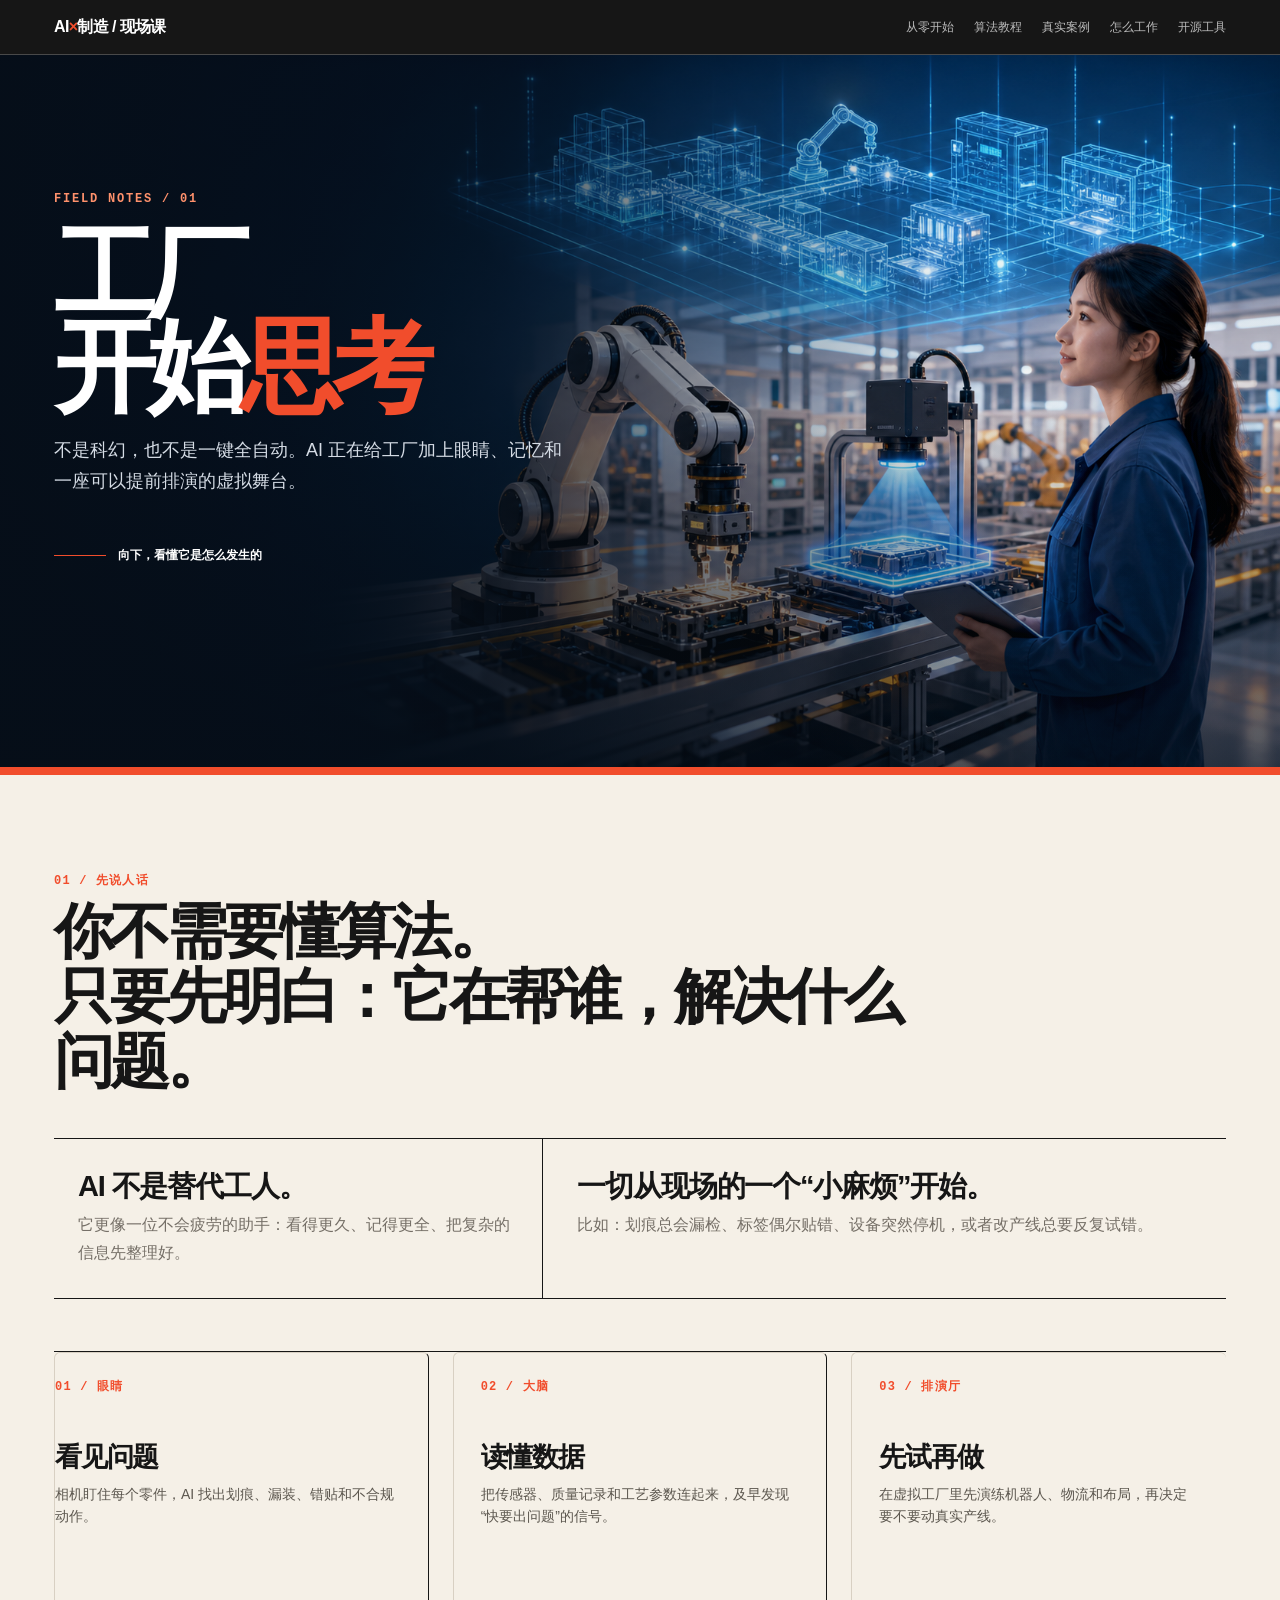
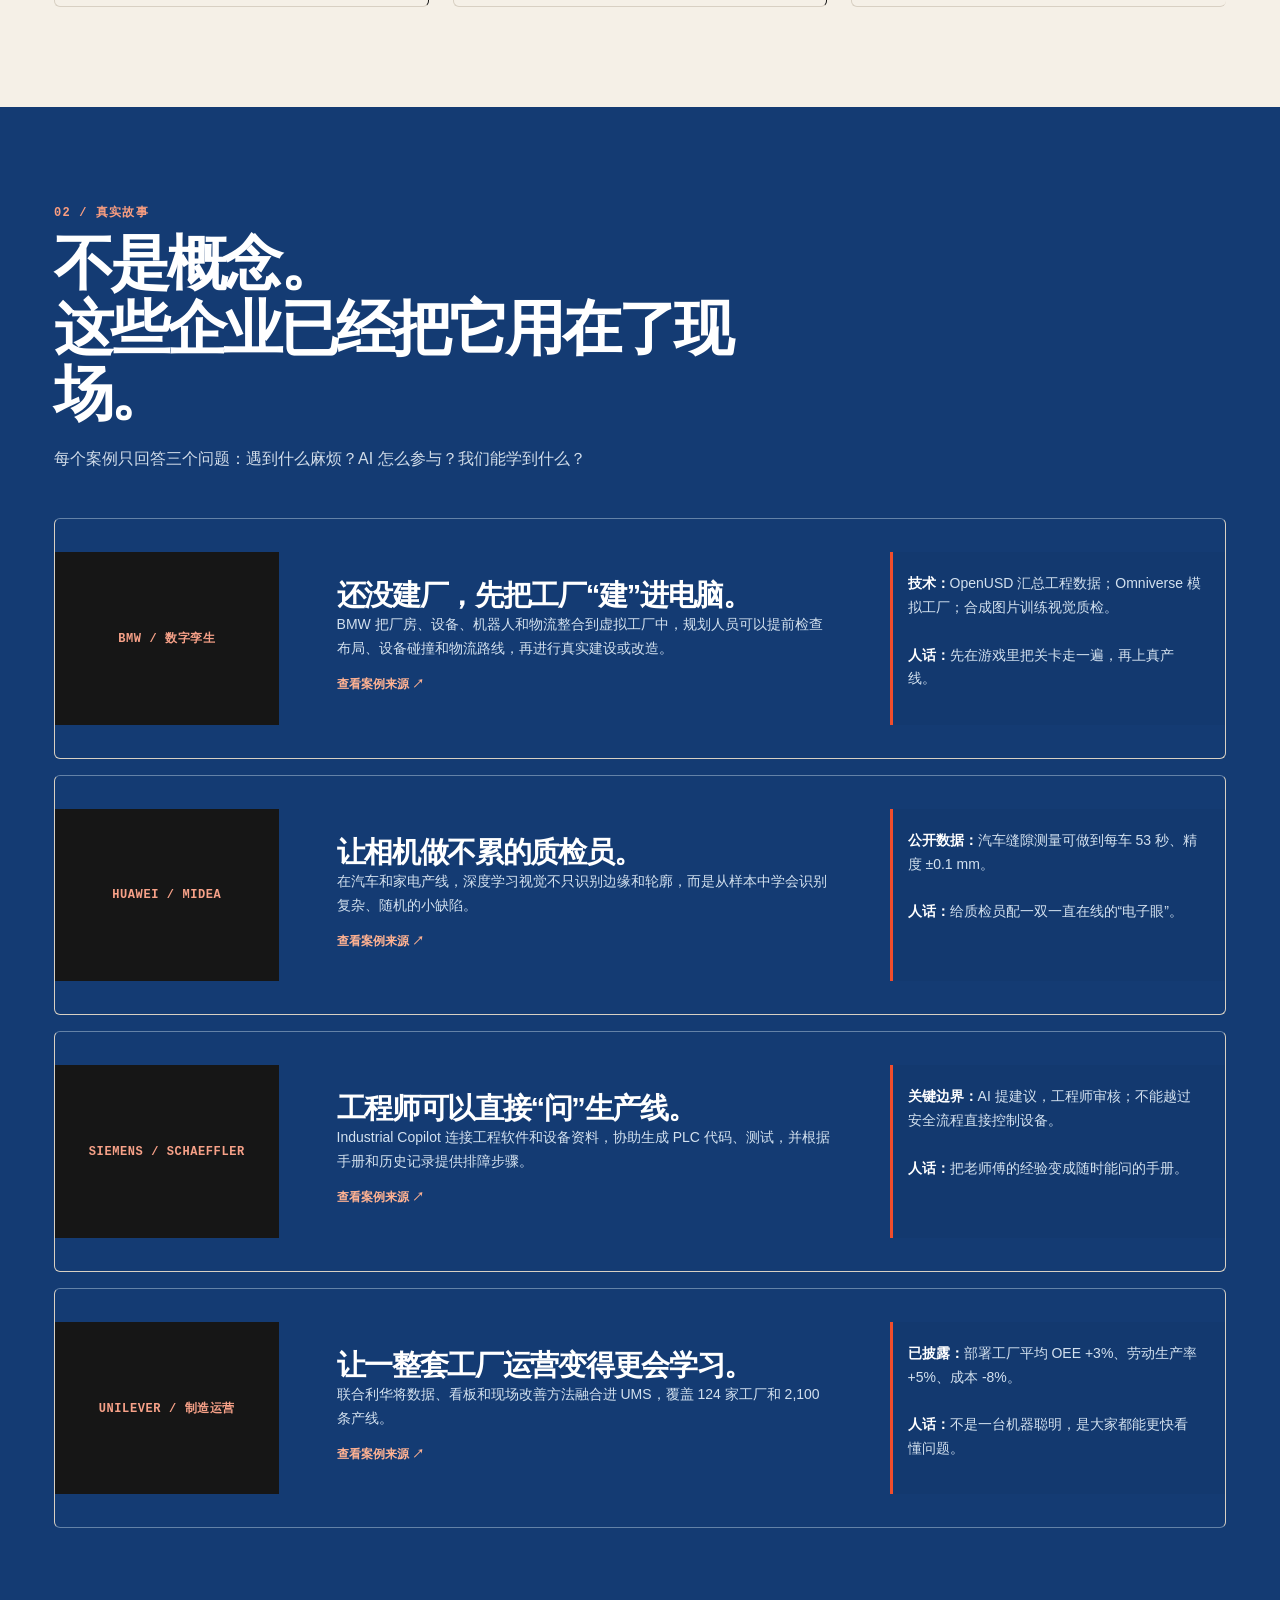
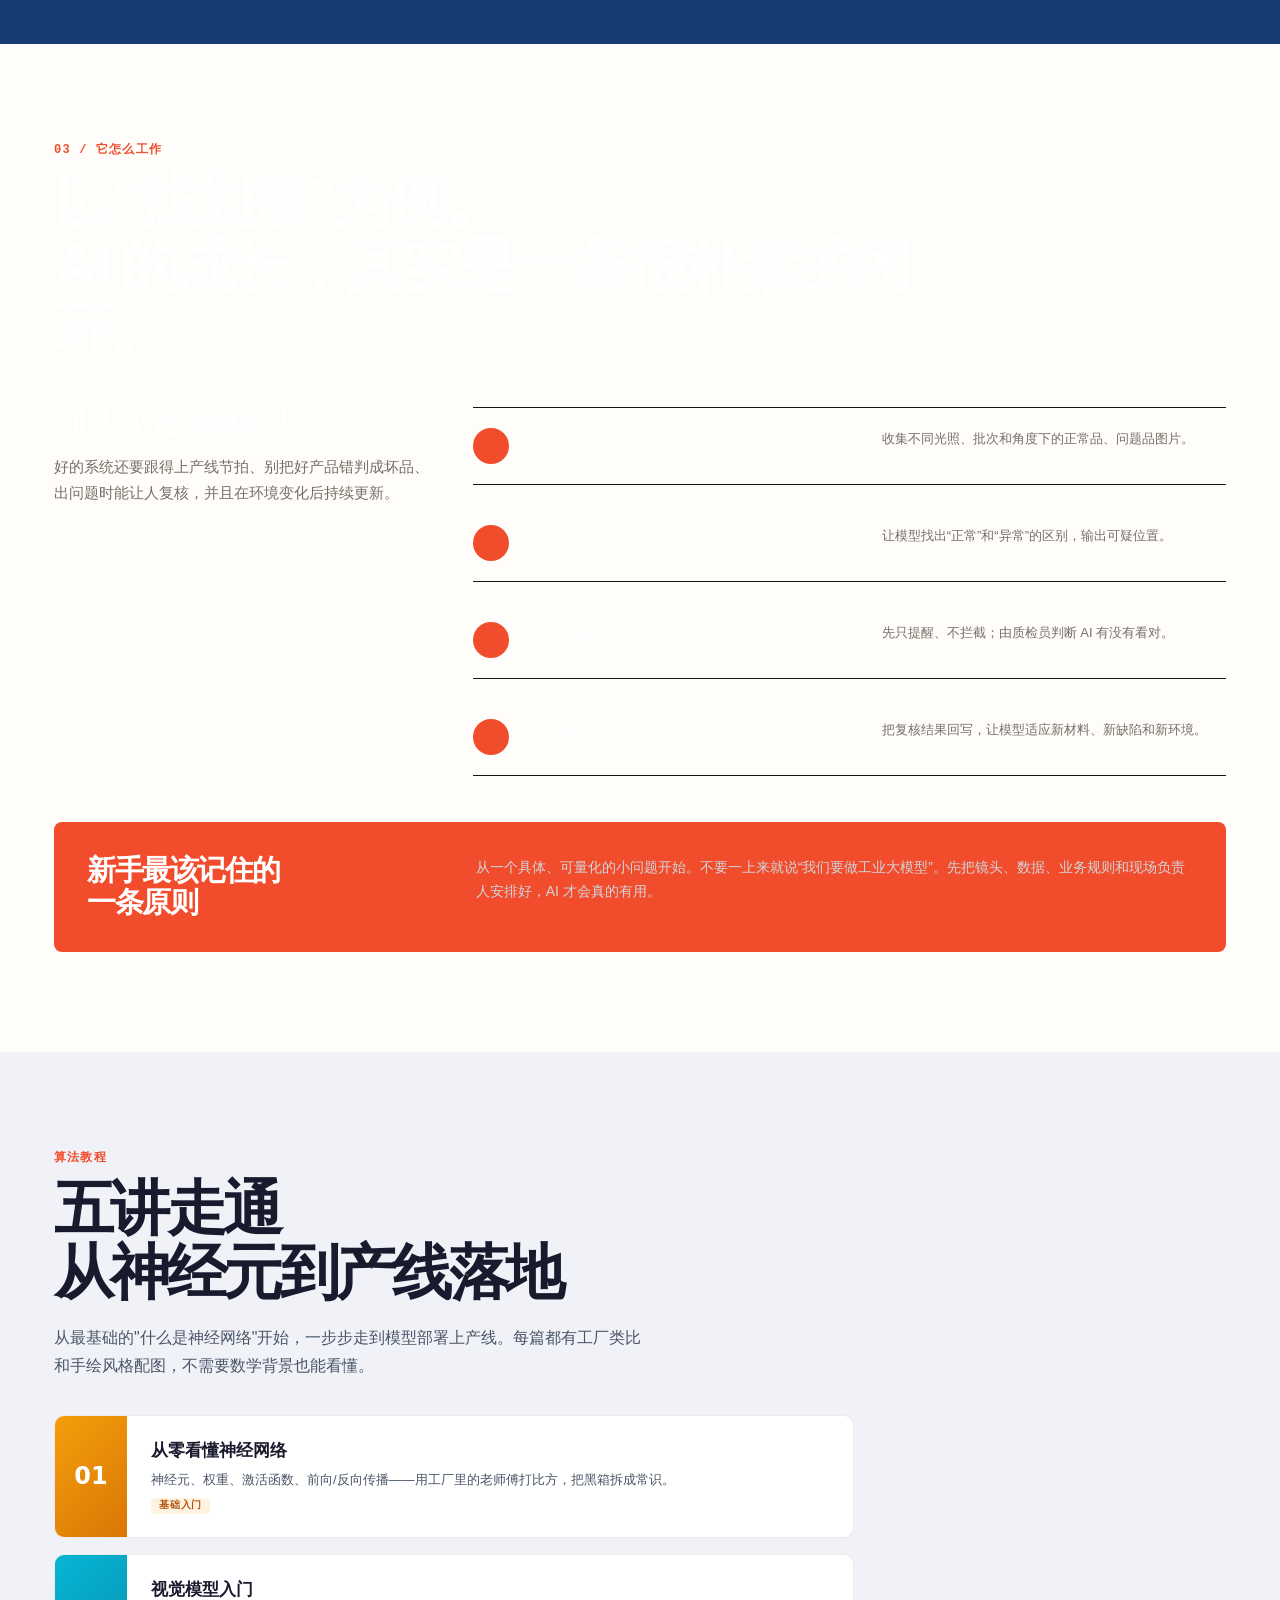
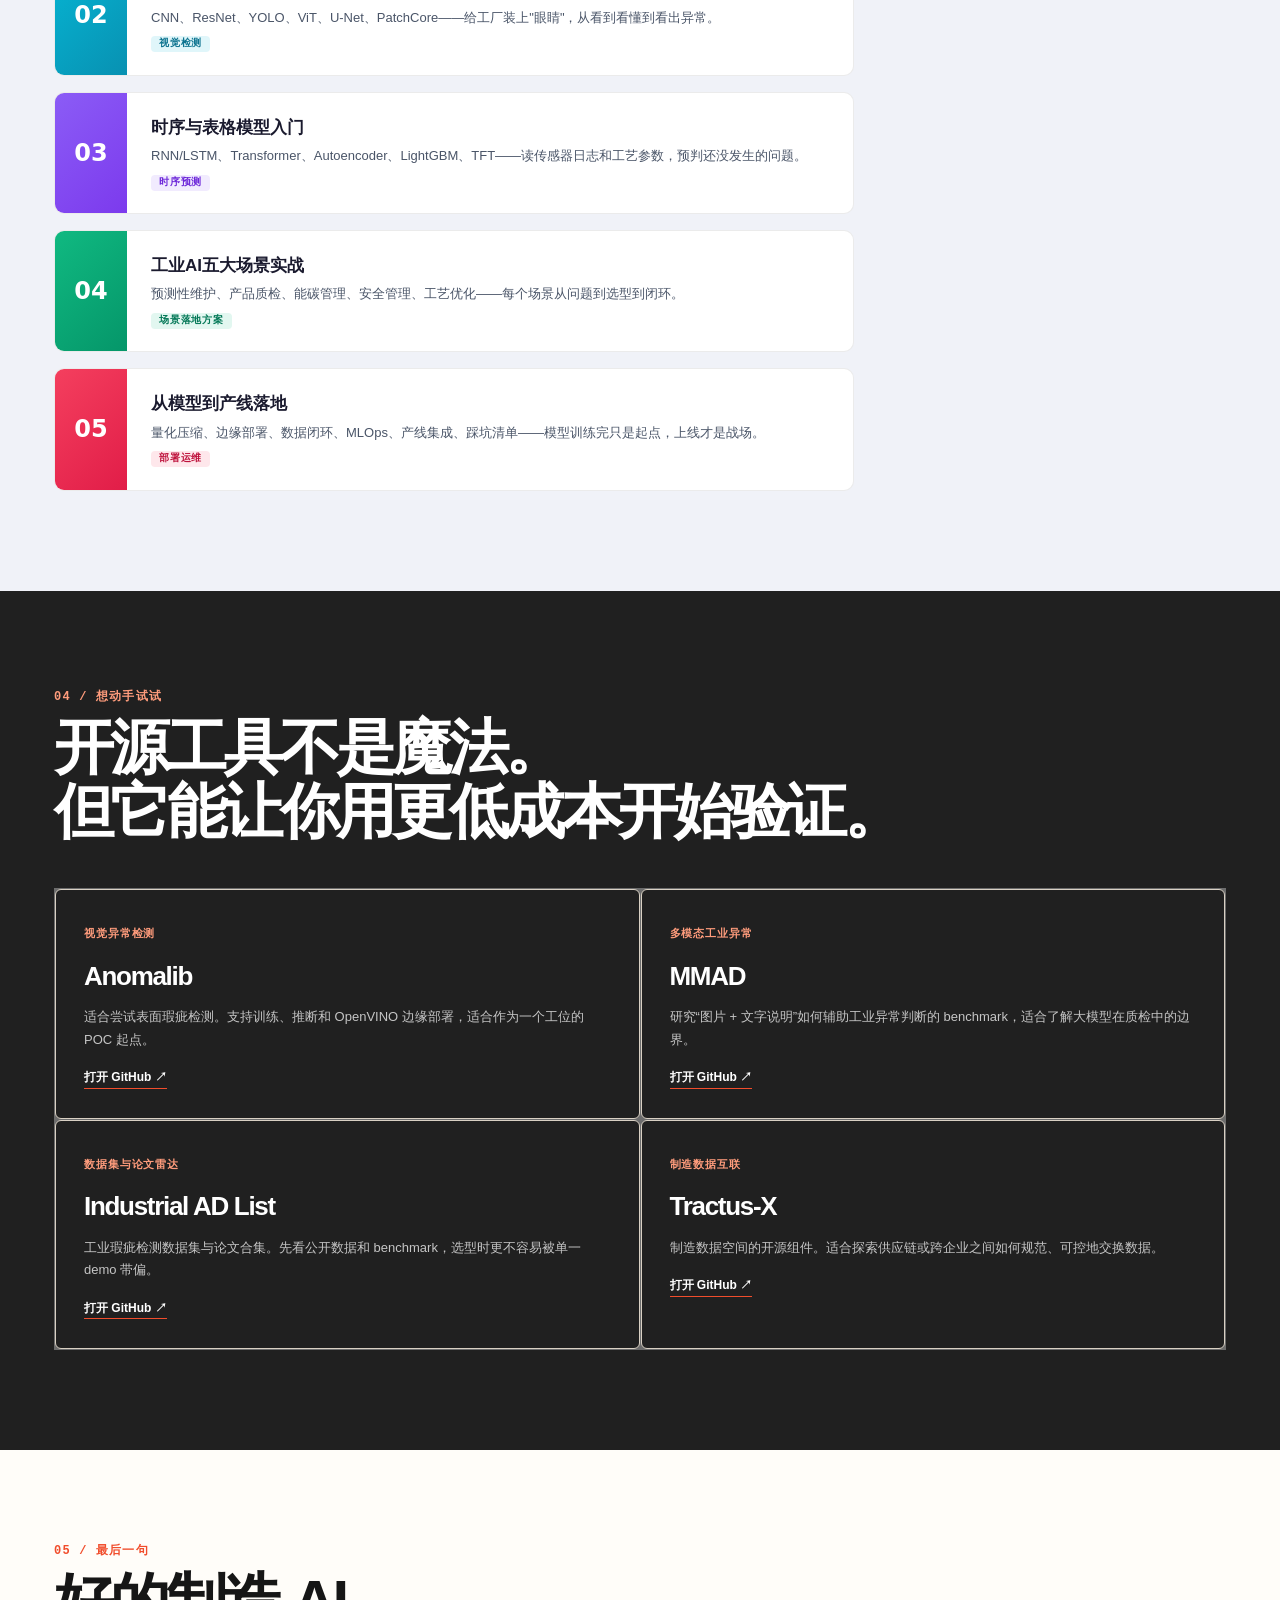
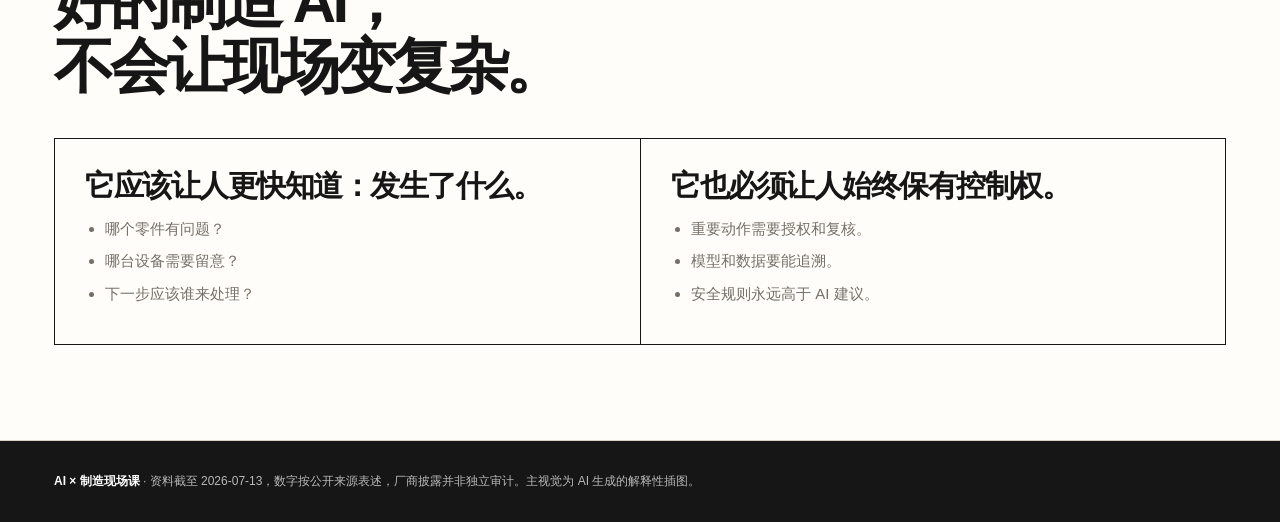
<file: base_infos/index.html>
<!doctype html>
<html lang="zh-CN">
<head>
<meta charset="utf-8"><meta name="viewport" content="width=device-width,initial-scale=1"><title>AI × 制造｜给新手的工厂智能化现场课</title>
<style>
:root{--ink:#161616;--paper:#f5f0e7;--white:#fffdf9;--red:#f14d2c;--blue:#143b73;--gray:#756f67;--line:#d8d0c3}*{box-sizing:border-box}html{scroll-behavior:smooth}body{margin:0;background:var(--paper);color:var(--ink);font:16px/1.72 Arial,"PingFang SC","Microsoft YaHei",sans-serif}.wrap{max-width:1240px;margin:auto;padding:0 34px}.top{background:#161616;color:white;border-bottom:1px solid #494949}.top .wrap{height:54px;display:flex;align-items:center;justify-content:space-between;gap:18px}.mark{font-weight:900;letter-spacing:-.04em}.mark i{color:var(--red);font-style:normal}.topnav{display:flex;gap:20px;overflow:auto}.topnav a{color:#bbb;text-decoration:none;font-size:12px;white-space:nowrap}.hero{min-height:720px;background:#0b1928;position:relative;overflow:hidden;color:white;border-bottom:8px solid var(--red)}.hero img{position:absolute;width:100%;height:100%;object-fit:cover;object-position:center;filter:saturate(.85) contrast(1.05)}.hero:after{content:"";position:absolute;inset:0;background:linear-gradient(90deg,rgba(6,14,24,.94) 0%,rgba(6,14,24,.7) 38%,rgba(6,14,24,.05) 74%),linear-gradient(0deg,rgba(5,10,15,.6),transparent 50%)}.hero .wrap{position:relative;z-index:1;padding-top:138px}.serial{font:700 12px/1 monospace;letter-spacing:.15em;color:#ff916c}.hero h1{font-size:clamp(54px,8vw,112px);line-height:.91;letter-spacing:-.09em;max-width:780px;margin:22px 0}.hero h1 span{color:var(--red)}.hero p{max-width:520px;color:#d5dce5;font-size:18px;margin:0}.scroll{margin-top:48px;display:flex;align-items:center;gap:12px;font-size:12px;font-weight:700}.scroll b{width:52px;height:1px;background:var(--red);display:block}section{padding:100px 0}.eyebrow{color:var(--red);font:700 12px/1 monospace;letter-spacing:.1em}.headline{font-size:clamp(34px,5vw,60px);letter-spacing:-.06em;line-height:1.08;max-width:900px;margin:13px 0 18px}.intro{display:grid;grid-template-columns:5fr 7fr;border-top:1px solid var(--ink);border-bottom:1px solid var(--ink);margin-top:44px}.intro div{padding:32px 24px}.intro b{display:block;margin-bottom:8px}.three{display:grid;grid-template-columns:repeat(3,1fr);gap:24px;margin-top:48px}.three article{border:1px solid var(--line);padding:28px 24px;border-radius:6px}.three .num{font:700 12px/1 monospace;letter-spacing:.1em;color:var(--red);margin-bottom:12px}.three h3{font-size:20px;margin-bottom:8px}.three p{color:var(--gray);font-size:14px;line-height:1.6}.chapter{background:var(--white)}.case{display:grid;grid-template-columns:200px 1fr;gap:0;border:1px solid var(--line);margin-bottom:16px;border-radius:6px;overflow:hidden}.case>div:first-child{background:var(--ink);color:white;padding:32px 24px;display:flex;align-items:center;justify-content:center}.kind{font-weight:700;font-size:13px;letter-spacing:.05em;text-align:center;line-height:1.4}.case>div:nth-child(2){padding:28px 32px}.case h3{font-size:18px;margin-bottom:8px}.case p{color:var(--gray);font-size:14px;margin:0}.case a{display:inline-block;margin-top:12px;font-size:12px;font-weight:700;color:var(--blue);text-decoration:none}.fact{background:rgba(0,0,0,.03);padding:20px 24px;font-size:13px;color:var(--gray);line-height:1.7}.desc{color:var(--gray);max-width:600px}.board{background:var(--ink);color:white}.how{display:grid;grid-template-columns:5fr 7fr;gap:48px;margin-top:32px}.how h3{font-size:20px;margin-bottom:12px}.how p{color:#9ca3af;font-size:15px}.rail{display:flex;flex-direction:column;gap:20px}.rail>div{display:flex;gap:16px;align-items:flex-start}.rail b{flex-shrink:0;width:36px;height:36px;background:var(--red);color:white;display:flex;align-items:center;justify-content:center;border-radius:50%;font-size:14px}.rail h4{font-size:15px;margin-bottom:4px}.rail p{color:#9ca3af;font-size:14px}.warning{margin-top:48px;border:2px solid var(--red);border-radius:8px;padding:28px 32px}.warning h3{font-size:20px;margin-bottom:8px}.warning p{color:#d1d5db;font-size:15px}.tools{background:var(--white)}.repos{display:grid;grid-template-columns:repeat(2,1fr);gap:20px;margin-top:24px}.repo{border:1px solid var(--line);padding:24px;border-radius:6px}.repo small{font:700 11px/1 monospace;letter-spacing:.08em;color:var(--red)}.repo h3{font-size:20px;margin:8px 0}.repo p{color:var(--gray);font-size:14px}.repo a{display:inline-block;margin-top:12px;font-size:12px;font-weight:700;color:var(--blue);text-decoration:none}.end-grid{display:grid;grid-template-columns:1fr 1fr;gap:40px;margin-top:32px}.end-grid h3{font-size:20px;margin-bottom:12px}.end-grid li{margin-bottom:6px;color:var(--gray);font-size:15px}.footer{border-top:1px solid var(--line);padding:32px 0;font-size:13px;color:var(--gray)}.tutorials{background:#f0f2f8;color:#1a1a2e}.tutorials .headline{color:#1a1a2e}.tut-grid{display:grid;gap:16px;margin-top:36px;max-width:800px}.tut-card{display:flex;align-items:stretch;border:1px solid rgba(0,0,0,.08);border-radius:10px;overflow:hidden;text-decoration:none;color:inherit;transition:border-color .2s,transform .15s;background:#fff}.tut-card:hover{border-color:rgba(0,0,0,.18);transform:translateY(-2px);box-shadow:0 4px 16px rgba(0,0,0,.06)}.tut-badge{width:72px;flex-shrink:0;display:flex;align-items:center;justify-content:center;font:800 24px/1 system-ui;color:#fff}.tut-body{padding:20px 24px;flex:1}.tut-body h3{font-size:17px;margin:0 0 4px;font-weight:700;color:#1a1a2e}.tut-body p{font-size:13px;color:#4a5568;margin:0;line-height:1.5}.tut-body .tut-tag{display:inline-block;font:600 10px/1 monospace;letter-spacing:.08em;padding:3px 8px;border-radius:4px;margin-top:8px}.t1 .tut-badge{background:linear-gradient(135deg,#f59e0b,#d97706)}.t1 .tut-tag{background:rgba(245,158,11,.12);color:#b45309}.t2 .tut-badge{background:linear-gradient(135deg,#06b6d4,#0891b2)}.t2 .tut-tag{background:rgba(6,182,212,.12);color:#0e7490}.t3 .tut-badge{background:linear-gradient(135deg,#8b5cf6,#7c3aed)}.t3 .tut-tag{background:rgba(139,92,246,.12);color:#6d28d9}.t4 .tut-badge{background:linear-gradient(135deg,#10b981,#059669)}.t4 .tut-tag{background:rgba(16,185,129,.12);color:#047857}.t5 .tut-badge{background:linear-gradient(135deg,#f43f5e,#e11d48)}.t5 .tut-tag{background:rgba(244,63,94,.12);color:#be123c}{padding:30px 0}.intro div+div{border-left:1px solid var(--ink);padding-left:34px}.intro b{font-size:29px;line-height:1.1;display:block;letter-spacing:-.04em}.intro p{margin:8px 0 0;color:var(--gray)}.three{display:grid;grid-template-columns:repeat(3,1fr);margin-top:52px;border-top:1px solid var(--ink)}.three article{padding:28px 27px 24px 0;border-right:1px solid var(--ink);min-height:255px}.three article+article{padding-left:27px}.three article:last-child{border-right:0}.num{font:700 13px monospace;color:var(--red)}.three h3{font-size:27px;letter-spacing:-.045em;line-height:1.1;margin:50px 0 10px}.three p{font-size:14px;color:#5c574f;margin:0}.chapter{background:var(--blue);color:white}.chapter .eyebrow{color:#fa9e80}.chapter .headline{max-width:770px}.chapter .desc{max-width:650px;color:#d1dce9}.case{display:grid;grid-template-columns:2fr 5fr 3fr;gap:26px;padding:33px 0;border-top:1px solid #6482a7}.case:last-child{border-bottom:1px solid #6482a7}.case .kind{font:700 12px monospace;color:#f7a188}.case h3{font-size:29px;line-height:1.1;letter-spacing:-.045em;margin:0}.case p{margin:0;color:#d3e1ef;font-size:14px}.fact{border-left:3px solid var(--red);padding-left:15px;font-size:14px;color:#d3e1ef}.fact b{color:white}.case a{display:inline-block;color:#ffb292;margin-top:14px;font-weight:700;font-size:12px;text-decoration:none}.board{background:var(--white)}.how{display:grid;grid-template-columns:4fr 8fr;gap:42px;margin-top:43px}.how h3{font-size:30px;line-height:1.12;margin:0;letter-spacing:-.05em}.how p{margin:14px 0;color:var(--gray)}.rail{border-top:1px solid var(--ink)}.rail div{display:grid;grid-template-columns:60px 1fr 1.1fr;gap:18px;padding:20px 0;border-bottom:1px solid var(--ink)}.rail b{font:700 13px monospace;color:var(--red)}.rail h4{margin:0;font-size:18px}.rail p{margin:0;font-size:13px}.warning{margin-top:46px;background:var(--red);color:white;padding:31px;display:grid;grid-template-columns:1fr 2fr;gap:30px}.warning h3{font-size:29px;line-height:1.1;margin:0;letter-spacing:-.05em}.warning p{margin:0;font-size:14px}.tools{background:#202020;color:white}.tools .eyebrow{color:#ff9c7c}.repos{display:grid;grid-template-columns:repeat(2,1fr);gap:1px;background:#6c6c6c;margin-top:43px;border:1px solid #6c6c6c}.repo{background:#202020;padding:28px;min-height:205px}.repo small{font:700 11px monospace;color:#ff9c7c}.repo h3{font-size:26px;letter-spacing:-.05em;margin:8px 0}.repo p{font-size:13px;color:#c5c5c5;margin:0}.repo a{display:inline-block;color:white;border-bottom:1px solid var(--red);font-size:12px;margin-top:16px;text-decoration:none}.end{padding:95px 0;background:var(--white)}.end-grid{display:grid;grid-template-columns:1fr 1fr;gap:0;border:1px solid var(--ink);margin-top:38px}.end-grid div{padding:30px}.end-grid div+div{border-left:1px solid var(--ink)}.end-grid h3{font-size:30px;line-height:1.1;letter-spacing:-.05em;margin:0 0 14px}.end-grid ul{margin:0;padding-left:20px}.end-grid li{margin:7px 0}.footer{padding:30px 0;background:#161616;color:#b8b8b8;font-size:12px}.footer b{color:white}.footer a{color:#ff9c7c}@media(max-width:760px){.wrap{padding:0 20px}.topnav{gap:12px}.hero{min-height:610px}.hero .wrap{padding-top:106px}.hero img{object-position:66% center}section{padding:65px 0}.intro,.three,.how,.end-grid{grid-template-columns:1fr}.intro div+div{border-left:0;border-top:1px solid var(--ink);padding-left:0}.three article,.three article+article{padding:24px 0;border-right:0;border-bottom:1px solid var(--ink)}.case{grid-template-columns:1fr;gap:14px}.how{gap:28px}.rail div{grid-template-columns:42px 1fr}.rail p{grid-column:2}.warning{grid-template-columns:1fr}.repos{grid-template-columns:1fr}.end-grid div+div{border-left:0;border-top:1px solid var(--ink)}}
</style></head>
<body>
<nav class="top"><div class="wrap"><div class="mark">AI<i>×</i>制造 / 现场课</div><div class="topnav"><a href="#start">从零开始</a><a href="#tutorials">算法教程</a><a href="#cases">真实案例</a><a href="#how">怎么工作</a><a href="#tools">开源工具</a></div></div></nav>
<header class="hero"><img src="assets/ai-factory-hero.png" alt="智能工厂主视觉：机器人、视觉相机与工厂数字模型"><div class="wrap"><div class="serial">FIELD NOTES / 01</div><h1>工厂<br>开始<span>思考</span></h1><p>不是科幻，也不是一键全自动。AI 正在给工厂加上眼睛、记忆和一座可以提前排演的虚拟舞台。</p><div class="scroll"><b></b>向下，看懂它是怎么发生的</div></div></header>
<main>
<section id="start"><div class="wrap"><div class="eyebrow">01 / 先说人话</div><h2 class="headline">你不需要懂算法。<br>只要先明白：它在帮谁，解决什么问题。</h2><div class="intro"><div><b>AI 不是替代工人。</b><p>它更像一位不会疲劳的助手：看得更久、记得更全、把复杂的信息先整理好。</p></div><div><b>一切从现场的一个“小麻烦”开始。</b><p>比如：划痕总会漏检、标签偶尔贴错、设备突然停机，或者改产线总要反复试错。</p></div></div><div class="three"><article><div class="num">01 / 眼睛</div><h3>看见问题</h3><p>相机盯住每个零件，AI 找出划痕、漏装、错贴和不合规动作。</p></article><article><div class="num">02 / 大脑</div><h3>读懂数据</h3><p>把传感器、质量记录和工艺参数连起来，及早发现“快要出问题”的信号。</p></article><article><div class="num">03 / 排演厅</div><h3>先试再做</h3><p>在虚拟工厂里先演练机器人、物流和布局，再决定要不要动真实产线。</p></article></div></div></section>
<section id="cases" class="chapter"><div class="wrap"><div class="eyebrow">02 / 真实故事</div><h2 class="headline">不是概念。<br>这些企业已经把它用在了现场。</h2><p class="desc">每个案例只回答三个问题：遇到什么麻烦？AI 怎么参与？我们能学到什么？</p><div style="margin-top:46px"><article class="case"><div><div class="kind">BMW / 数字孪生</div></div><div><h3>还没建厂，先把工厂“建”进电脑。</h3><p>BMW 把厂房、设备、机器人和物流整合到虚拟工厂中，规划人员可以提前检查布局、设备碰撞和物流路线，再进行真实建设或改造。</p><a href="https://www.nvidia.com/en-us/case-studies/bmw-group-develop/" target="_blank">查看案例来源 ↗</a></div><div class="fact"><b>技术：</b>OpenUSD 汇总工程数据；Omniverse 模拟工厂；合成图片训练视觉质检。<br><br><b>人话：</b>先在游戏里把关卡走一遍，再上真产线。</div></article><article class="case"><div><div class="kind">HUAWEI / MIDEA</div></div><div><h3>让相机做不累的质检员。</h3><p>在汽车和家电产线，深度学习视觉不只识别边缘和轮廓，而是从样本中学会识别复杂、随机的小缺陷。</p><a href="https://e.huawei.com/en/case-studies/industries/manufacturing/ai-quality-inspection-2023" target="_blank">查看案例来源 ↗</a></div><div class="fact"><b>公开数据：</b>汽车缝隙测量可做到每车 53 秒、精度 ±0.1 mm。<br><br><b>人话：</b>给质检员配一双一直在线的“电子眼”。</div></article><article class="case"><div><div class="kind">SIEMENS / SCHAEFFLER</div></div><div><h3>工程师可以直接“问”生产线。</h3><p>Industrial Copilot 连接工程软件和设备资料，协助生成 PLC 代码、测试，并根据手册和历史记录提供排障步骤。</p><a href="https://press.siemens.com/global/en/pressrelease/ai-industry-schaeffler-and-siemens-bring-industrial-copilot-shopfloor" target="_blank">查看案例来源 ↗</a></div><div class="fact"><b>关键边界：</b>AI 提建议，工程师审核；不能越过安全流程直接控制设备。<br><br><b>人话：</b>把老师傅的经验变成随时能问的手册。</div></article><article class="case"><div><div class="kind">UNILEVER / 制造运营</div></div><div><h3>让一整套工厂运营变得更会学习。</h3><p>联合利华将数据、看板和现场改善方法融合进 UMS，覆盖 124 家工厂和 2,100 条产线。</p><a href="https://www.unilever.com/news/news-search/2025/new-digital-manufacturing-system-unlocks-factory-productivity/" target="_blank">查看案例来源 ↗</a></div><div class="fact"><b>已披露：</b>部署工厂平均 OEE +3%、劳动生产率 +5%、成本 -8%。<br><br><b>人话：</b>不是一台机器聪明，是大家都能更快看懂问题。</div></article></div></div></section>
<section id="how" class="board"><div class="wrap"><div class="eyebrow">03 / 它怎么工作</div><h2 class="headline">以“找划痕”为例。<br>AI 的成长，其实是一条很朴素的闭环。</h2><div class="how"><div><h3>别只问“准确率多少”。</h3><p>好的系统还要跟得上产线节拍、别把好产品错判成坏品、出问题时能让人复核，并且在环境变化后持续更新。</p></div><div class="rail"><div><b>01</b><h4>先拍</h4><p>收集不同光照、批次和角度下的正常品、问题品图片。</p></div><div><b>02</b><h4>再学</h4><p>让模型找出“正常”和“异常”的区别，输出可疑位置。</p></div><div><b>03</b><h4>现场试</h4><p>先只提醒、不拦截；由质检员判断 AI 有没有看对。</p></div><div><b>04</b><h4>持续改</h4><p>把复核结果回写，让模型适应新材料、新缺陷和新环境。</p></div></div></div><div class="warning"><h3>新手最该记住的<br>一条原则</h3><p>从一个具体、可量化的小问题开始。不要一上来就说“我们要做工业大模型”。先把镜头、数据、业务规则和现场负责人安排好，AI 才会真的有用。</p></div></div></section>
<section id="tutorials" class="tutorials"><div class="wrap"><div class="eyebrow">算法教程</div><h2 class="headline">五讲走通<br>从神经元到产线落地</h2><p class="desc" style="color:#4a5568">从最基础的"什么是神经网络"开始，一步步走到模型部署上产线。每篇都有工厂类比和手绘风格配图，不需要数学背景也能看懂。</p><div class="tut-grid"><a href="01_从零看懂神经网络.html" class="tut-card t1"><div class="tut-badge">01</div><div class="tut-body"><h3>从零看懂神经网络</h3><p>神经元、权重、激活函数、前向/反向传播——用工厂里的老师傅打比方，把黑箱拆成常识。</p><span class="tut-tag">基础入门</span></div></a><a href="02_视觉模型入门.html" class="tut-card t2"><div class="tut-badge">02</div><div class="tut-body"><h3>视觉模型入门</h3><p>CNN、ResNet、YOLO、ViT、U-Net、PatchCore——给工厂装上"眼睛"，从看到看懂到看出异常。</p><span class="tut-tag">视觉检测</span></div></a><a href="03_时序与表格模型入门.html" class="tut-card t3"><div class="tut-badge">03</div><div class="tut-body"><h3>时序与表格模型入门</h3><p>RNN/LSTM、Transformer、Autoencoder、LightGBM、TFT——读传感器日志和工艺参数，预判还没发生的问题。</p><span class="tut-tag">时序预测</span></div></a><a href="04_工业AI五大场景实战.html" class="tut-card t4"><div class="tut-badge">04</div><div class="tut-body"><h3>工业AI五大场景实战</h3><p>预测性维护、产品质检、能碳管理、安全管理、工艺优化——每个场景从问题到选型到闭环。</p><span class="tut-tag">场景落地方案</span></div></a><a href="05_从模型到产线落地.html" class="tut-card t5"><div class="tut-badge">05</div><div class="tut-body"><h3>从模型到产线落地</h3><p>量化压缩、边缘部署、数据闭环、MLOps、产线集成、踩坑清单——模型训练完只是起点，上线才是战场。</p><span class="tut-tag">部署运维</span></div></a></div></div></section>
<section id="tools" class="tools"><div class="wrap"><div class="eyebrow">04 / 想动手试试</div><h2 class="headline">开源工具不是魔法。<br>但它能让你用更低成本开始验证。</h2><div class="repos"><article class="repo"><small>视觉异常检测</small><h3>Anomalib</h3><p>适合尝试表面瑕疵检测。支持训练、推断和 OpenVINO 边缘部署，适合作为一个工位的 POC 起点。</p><a href="https://github.com/open-edge-platform/anomalib" target="_blank">打开 GitHub ↗</a></article><article class="repo"><small>多模态工业异常</small><h3>MMAD</h3><p>研究“图片 + 文字说明”如何辅助工业异常判断的 benchmark，适合了解大模型在质检中的边界。</p><a href="https://github.com/jam-cc/MMAD" target="_blank">打开 GitHub ↗</a></article><article class="repo"><small>数据集与论文雷达</small><h3>Industrial AD List</h3><p>工业瑕疵检测数据集与论文合集。先看公开数据和 benchmark，选型时更不容易被单一 demo 带偏。</p><a href="https://github.com/M-3LAB/awesome-industrial-anomaly-detection" target="_blank">打开 GitHub ↗</a></article><article class="repo"><small>制造数据互联</small><h3>Tractus-X</h3><p>制造数据空间的开源组件。适合探索供应链或跨企业之间如何规范、可控地交换数据。</p><a href="https://github.com/eclipse-tractusx/tractus-x-umbrella" target="_blank">打开 GitHub ↗</a></article></div></div></section>
<section class="end"><div class="wrap"><div class="eyebrow">05 / 最后一句</div><h2 class="headline">好的制造 AI，<br>不会让现场变复杂。</h2><div class="end-grid"><div><h3>它应该让人更快知道：发生了什么。</h3><ul><li>哪个零件有问题？</li><li>哪台设备需要留意？</li><li>下一步应该谁来处理？</li></ul></div><div><h3>它也必须让人始终保有控制权。</h3><ul><li>重要动作需要授权和复核。</li><li>模型和数据要能追溯。</li><li>安全规则永远高于 AI 建议。</li></ul></div></div></div></section>
</main><footer class="footer"><div class="wrap"><b>AI × 制造现场课</b> · 资料截至 2026-07-13，数字按公开来源表述，厂商披露并非独立审计。主视觉为 AI 生成的解释性插图。</div></footer>
</body></html>
</file>
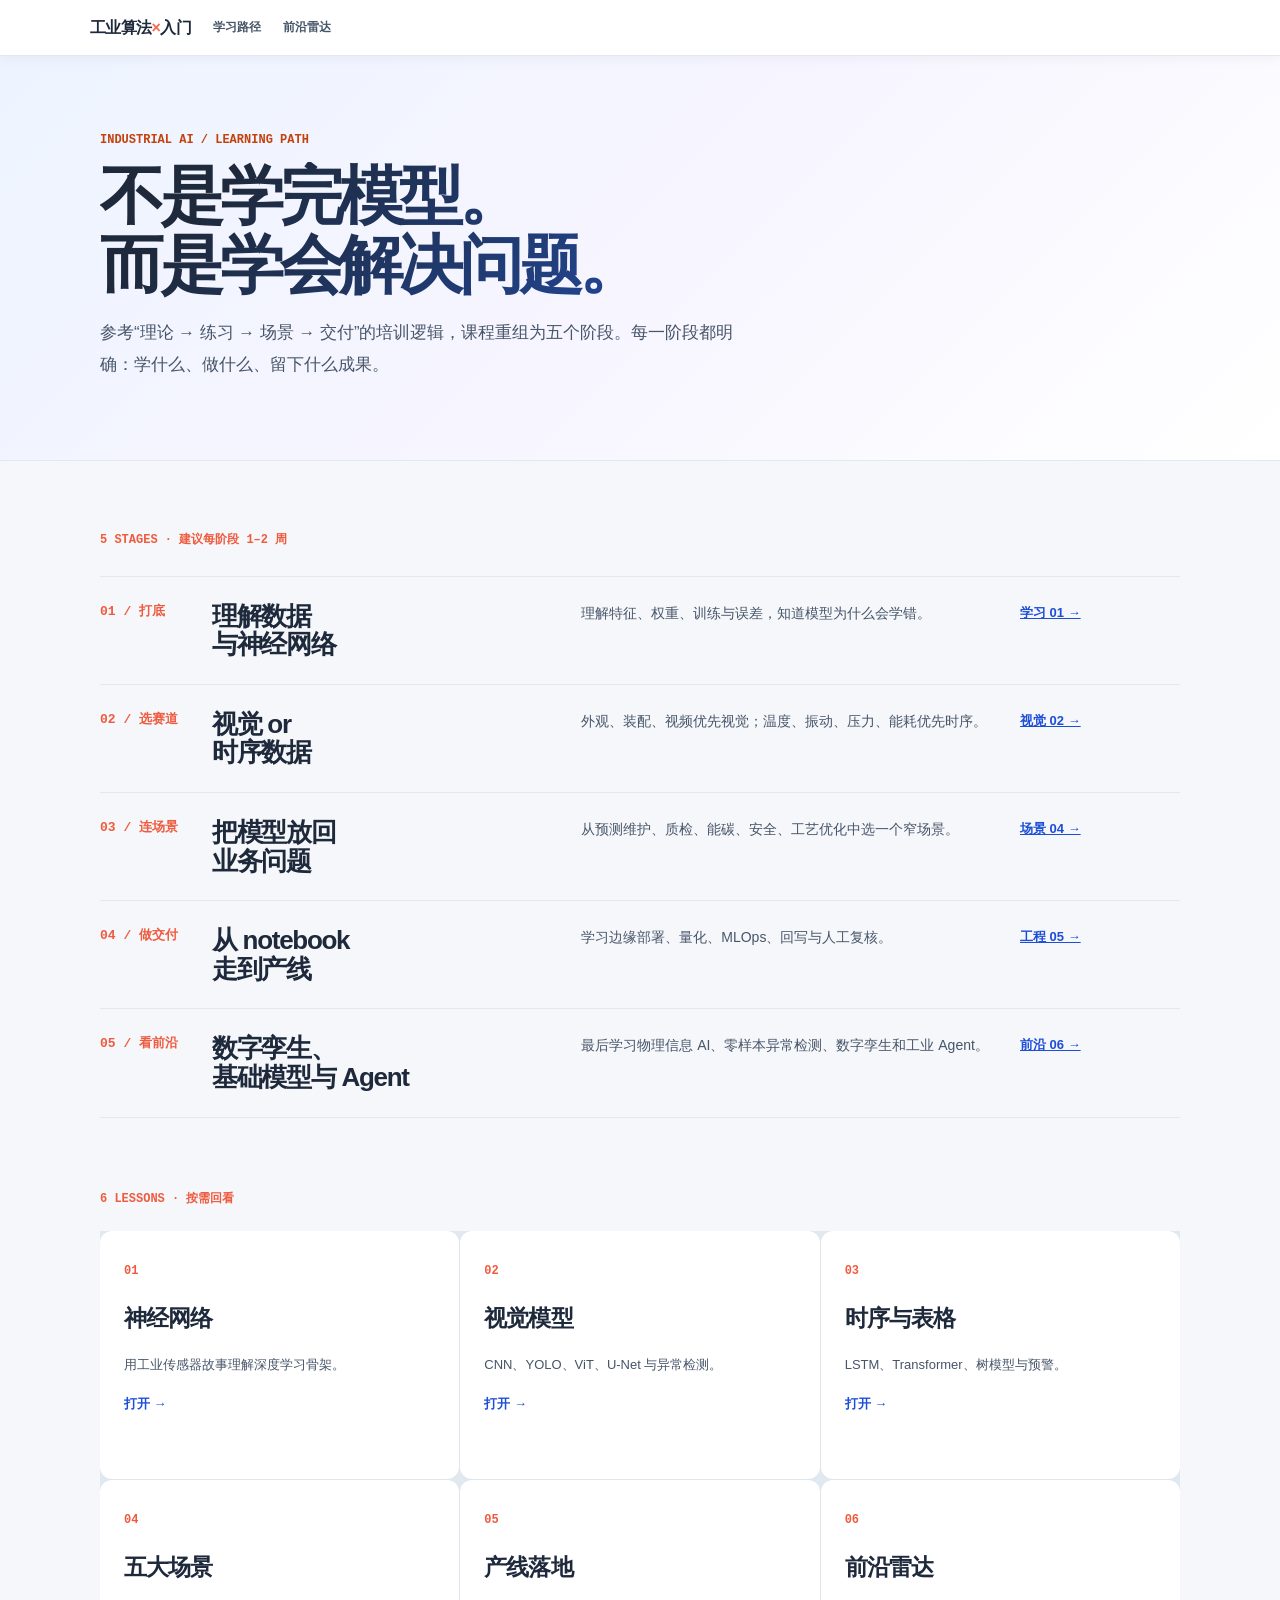
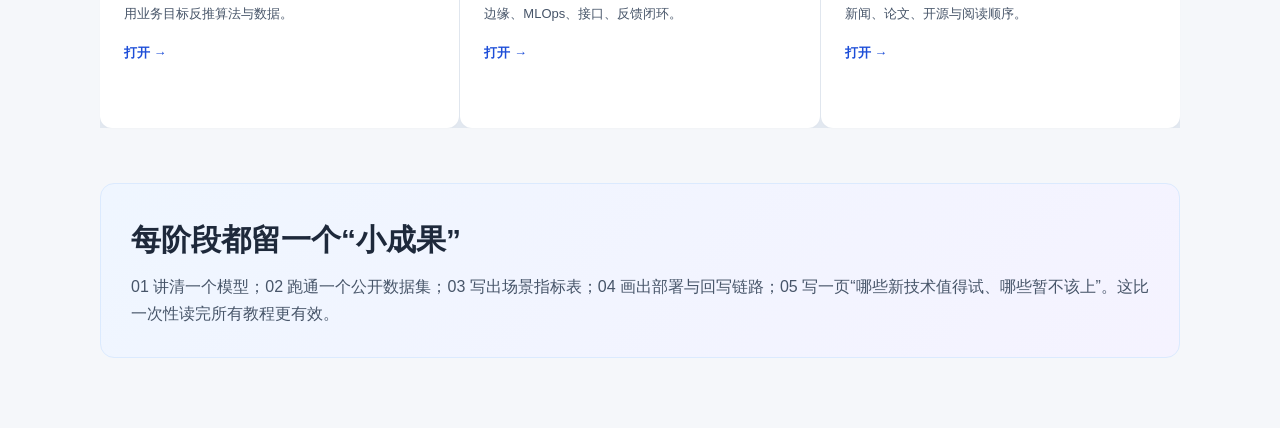
<file: base_infos/工业算法入门/index.html>
<!doctype html><html lang="zh-CN"><head><meta charset="utf-8"><meta name="viewport" content="width=device-width,initial-scale=1"><title>工业算法入门｜学习路径</title><link rel="stylesheet" href="course-ui.css"><style>body{margin:0;font:16px/1.7 Arial,"PingFang SC",sans-serif}.hero{padding:105px max(24px,calc((100vw - 1080px)/2)) 76px;background:#142b4c;color:#fff;border-bottom:7px solid #ef5b3f}.hero h1{font-size:clamp(44px,7vw,78px);letter-spacing:-.08em;line-height:1;margin:15px 0}.hero p{max-width:650px;color:#d4e1ef}.wrap{max-width:1080px;margin:auto;padding:70px 25px}.label{font:700 12px monospace;color:#ef5b3f}.path{margin-top:28px;border-top:1px solid #202020}.stage{display:grid;grid-template-columns:90px 1fr 1.2fr 160px;gap:22px;padding:25px 0;border-bottom:1px solid #202020}.n{font:700 13px monospace;color:#ef5b3f}.stage h2{margin:0;font-size:26px;line-height:1.1;letter-spacing:-.05em}.stage p{margin:0;color:#58677c;font-size:14px}.stage a,.card a{font-weight:800;color:#173c75;font-size:13px}.course{margin-top:72px}.grid{display:grid;grid-template-columns:repeat(3,1fr);gap:1px;background:#d9d5cb;margin-top:24px}.card{background:#fffdf9;padding:24px;min-height:200px}.card b{font:700 12px monospace;color:#ef5b3f}.card h3{font-size:23px;line-height:1.15;letter-spacing:-.04em}.card p{font-size:13px;color:#66758a}.card a{text-decoration:none}.note{margin-top:55px;background:#173c75;color:#fff;padding:30px}.note h2{margin:0 0 8px;font-size:30px}.note p{color:#d5e2ee;margin:0}@media(max-width:760px){.stage{grid-template-columns:60px 1fr}.stage p,.stage a{grid-column:2}.grid{grid-template-columns:1fr}}</style></head><body><nav class="course-nav"><div class="brand">工业算法<i>×</i>入门</div><a href="index.html">学习路径</a><a href="06_算法与资讯雷达.html">前沿雷达</a></nav><header class="hero"><div class="label" style="color:#ffb39f">INDUSTRIAL AI / LEARNING PATH</div><h1>不是学完模型。<br>而是学会解决问题。</h1><p>参考“理论 → 练习 → 场景 → 交付”的培训逻辑，课程重组为五个阶段。每一阶段都明确：学什么、做什么、留下什么成果。</p></header><main class="wrap"><div class="label">5 STAGES · 建议每阶段 1–2 周</div><section class="path"><article class="stage"><div class="n">01 / 打底</div><h2>理解数据<br>与神经网络</h2><p>理解特征、权重、训练与误差，知道模型为什么会学错。</p><a href="01_从零看懂神经网络.html">学习 01 →</a></article><article class="stage"><div class="n">02 / 选赛道</div><h2>视觉 or<br>时序数据</h2><p>外观、装配、视频优先视觉；温度、振动、压力、能耗优先时序。</p><a href="02_视觉模型入门.html">视觉 02 →</a></article><article class="stage"><div class="n">03 / 连场景</div><h2>把模型放回<br>业务问题</h2><p>从预测维护、质检、能碳、安全、工艺优化中选一个窄场景。</p><a href="04_工业AI五大场景实战.html">场景 04 →</a></article><article class="stage"><div class="n">04 / 做交付</div><h2>从 notebook<br>走到产线</h2><p>学习边缘部署、量化、MLOps、回写与人工复核。</p><a href="05_从模型到产线落地.html">工程 05 →</a></article><article class="stage"><div class="n">05 / 看前沿</div><h2>数字孪生、<br>基础模型与 Agent</h2><p>最后学习物理信息 AI、零样本异常检测、数字孪生和工业 Agent。</p><a href="06_算法与资讯雷达.html">前沿 06 →</a></article></section><section class="course"><div class="label">6 LESSONS · 按需回看</div><div class="grid"><article class="card"><b>01</b><h3>神经网络</h3><p>用工业传感器故事理解深度学习骨架。</p><a href="01_从零看懂神经网络.html">打开 →</a></article><article class="card"><b>02</b><h3>视觉模型</h3><p>CNN、YOLO、ViT、U-Net 与异常检测。</p><a href="02_视觉模型入门.html">打开 →</a></article><article class="card"><b>03</b><h3>时序与表格</h3><p>LSTM、Transformer、树模型与预警。</p><a href="03_时序与表格模型入门.html">打开 →</a></article><article class="card"><b>04</b><h3>五大场景</h3><p>用业务目标反推算法与数据。</p><a href="04_工业AI五大场景实战.html">打开 →</a></article><article class="card"><b>05</b><h3>产线落地</h3><p>边缘、MLOps、接口、反馈闭环。</p><a href="05_从模型到产线落地.html">打开 →</a></article><article class="card"><b>06</b><h3>前沿雷达</h3><p>新闻、论文、开源与阅读顺序。</p><a href="06_算法与资讯雷达.html">打开 →</a></article></div></section><aside class="note"><h2>每阶段都留一个“小成果”</h2><p>01 讲清一个模型；02 跑通一个公开数据集；03 写出场景指标表；04 画出部署与回写链路；05 写一页“哪些新技术值得试、哪些暂不该上”。这比一次性读完所有教程更有效。</p></aside></main></body></html>
</file>
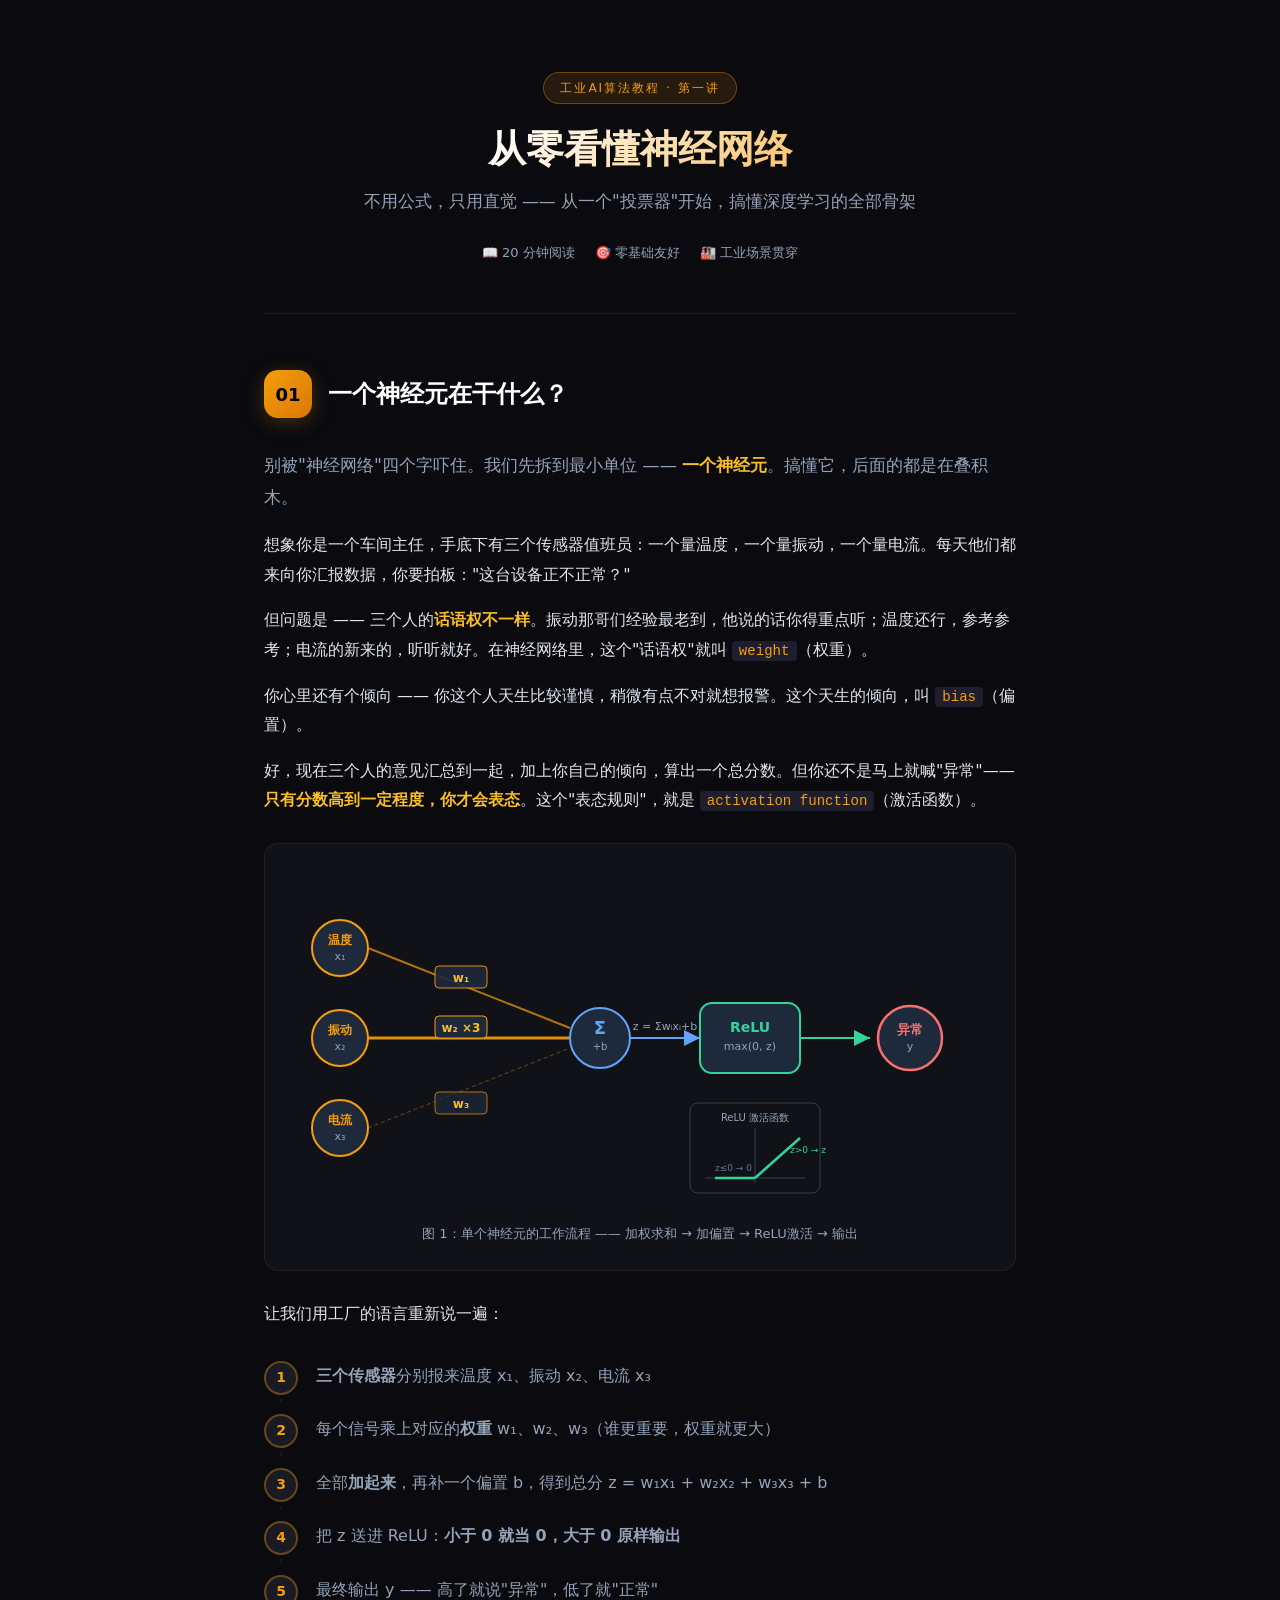
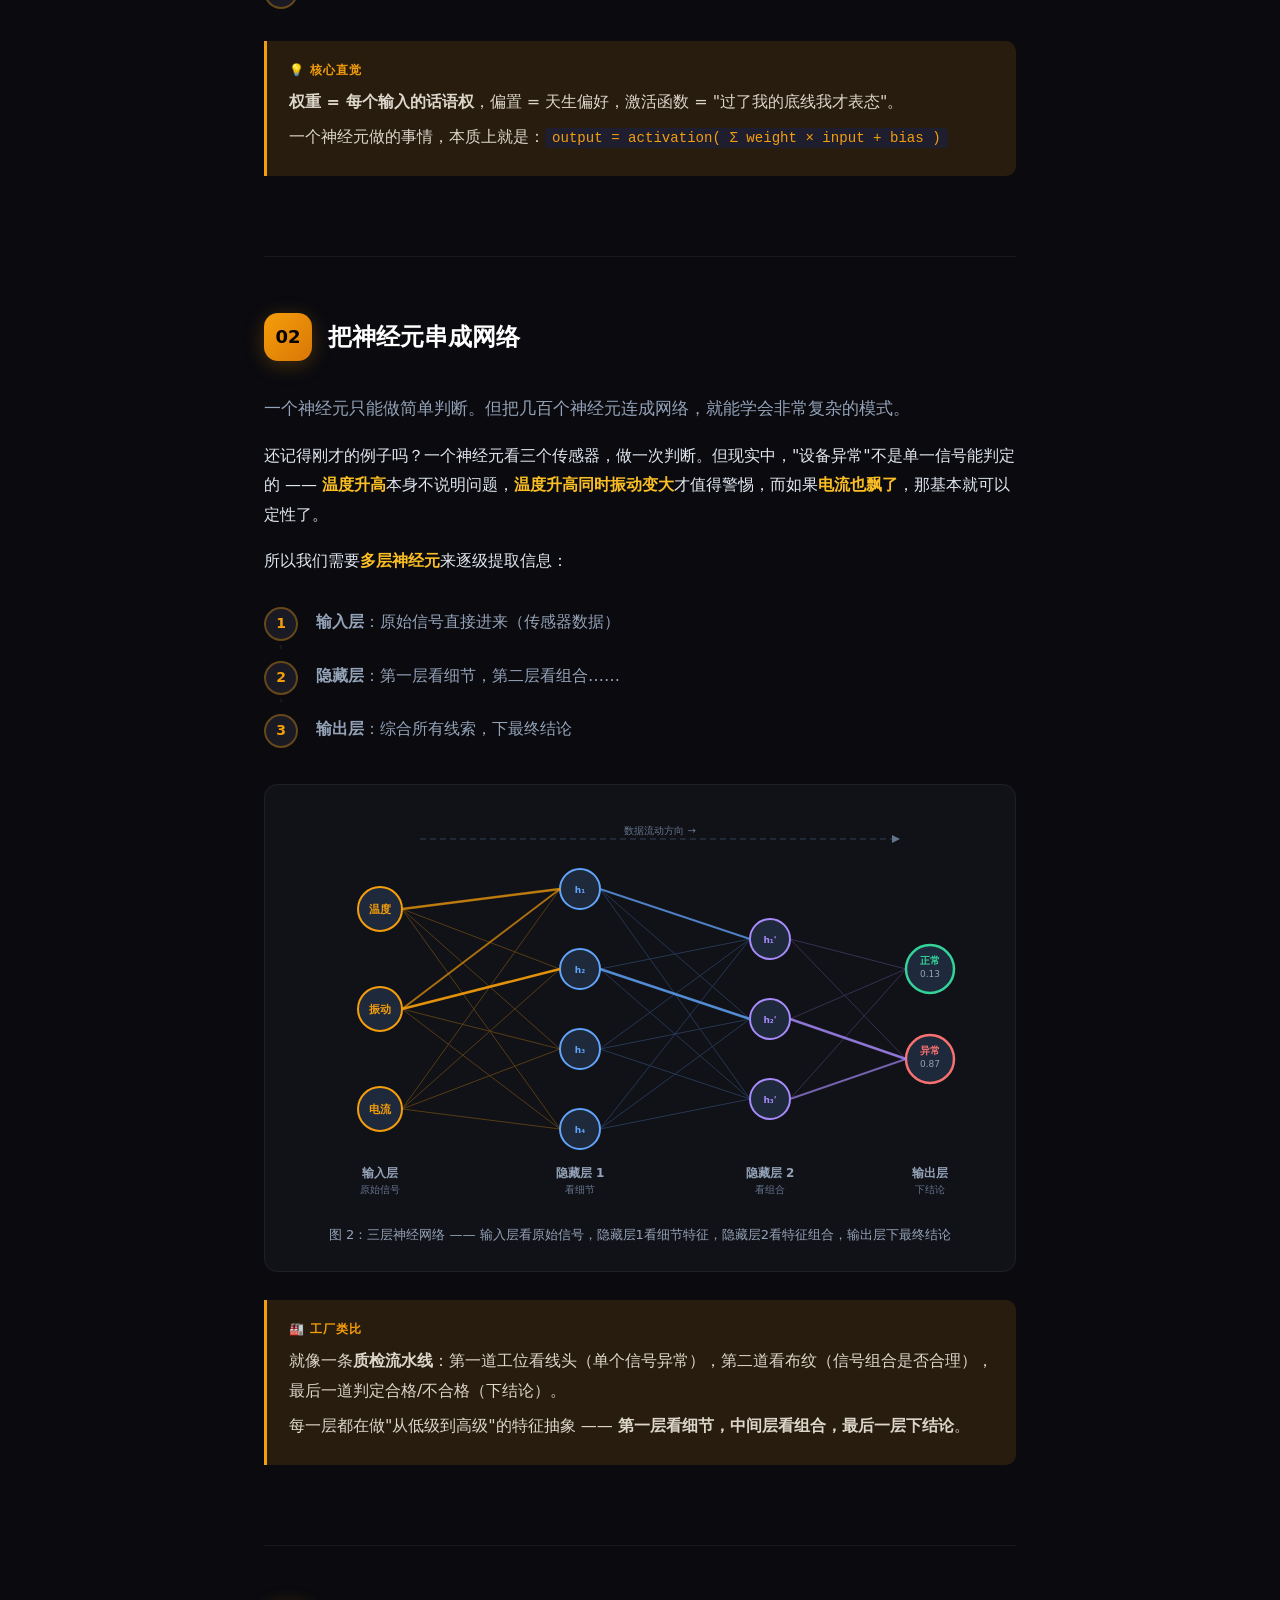
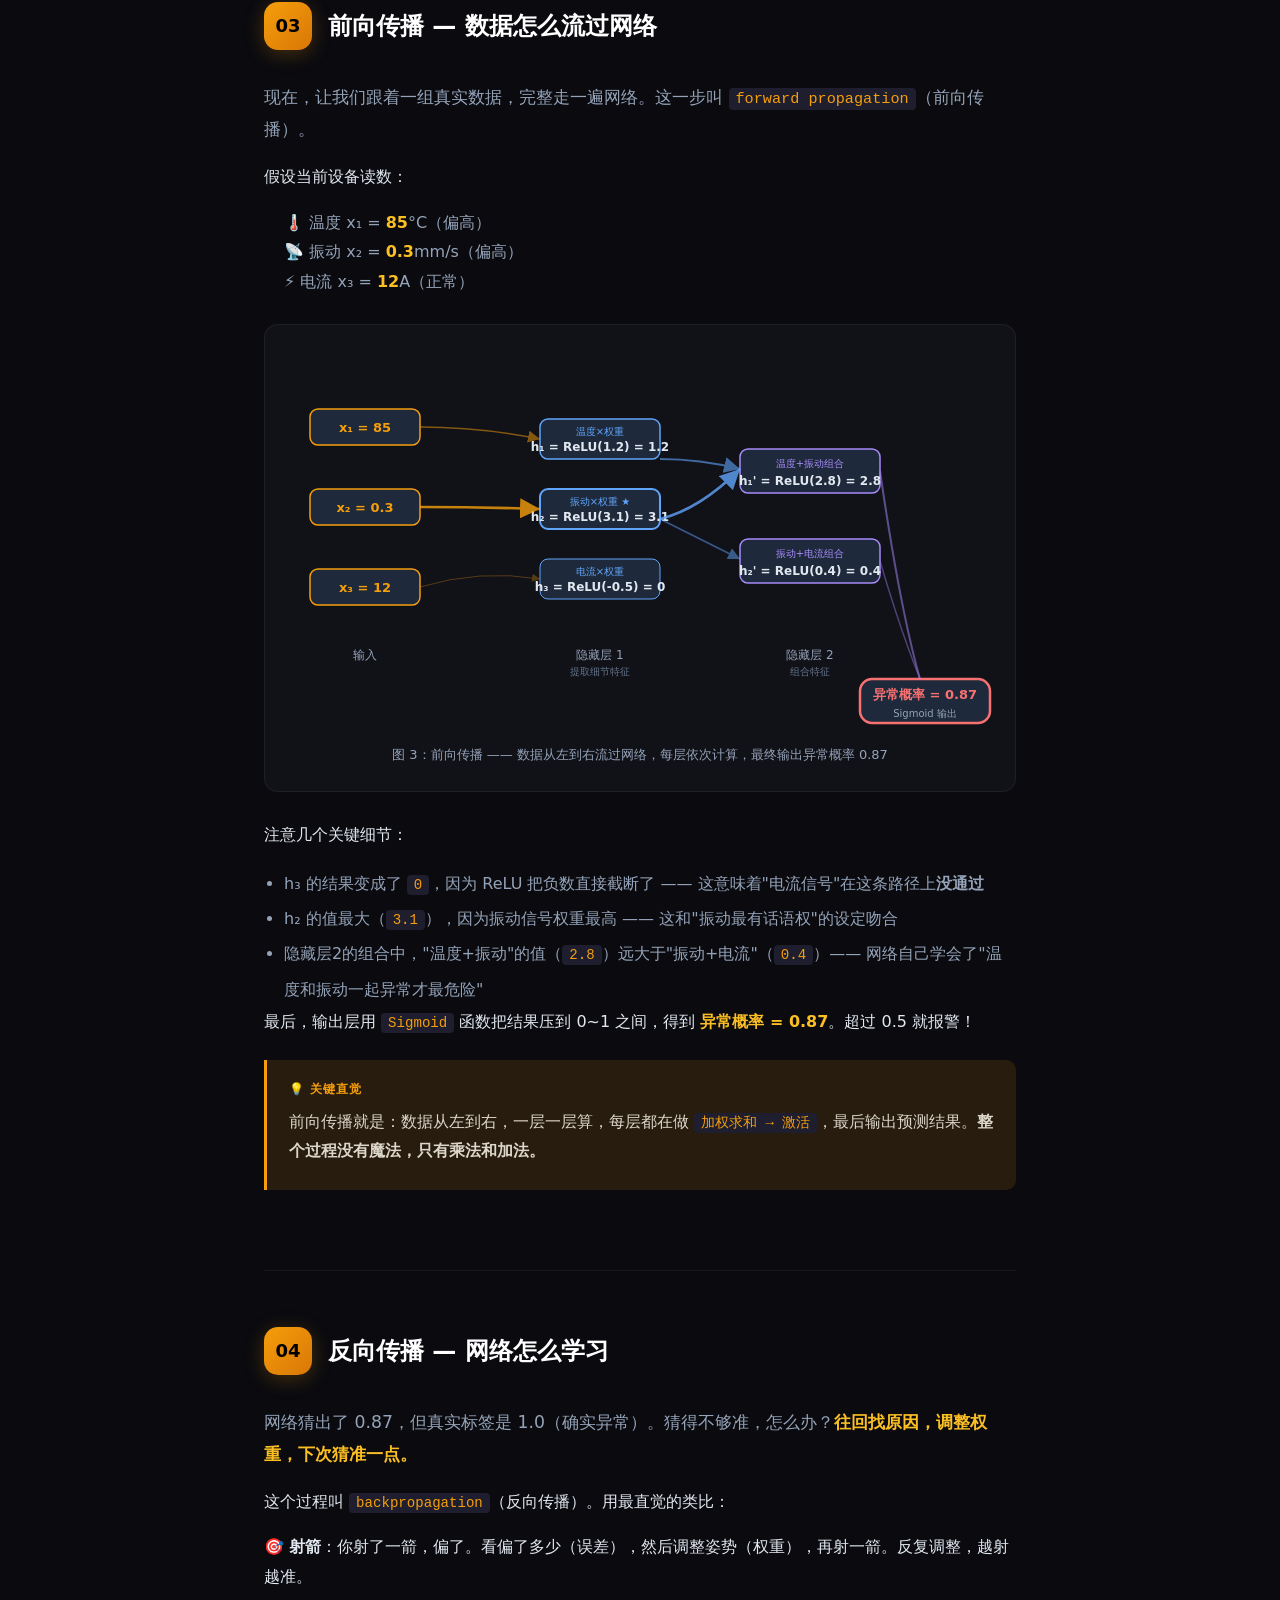
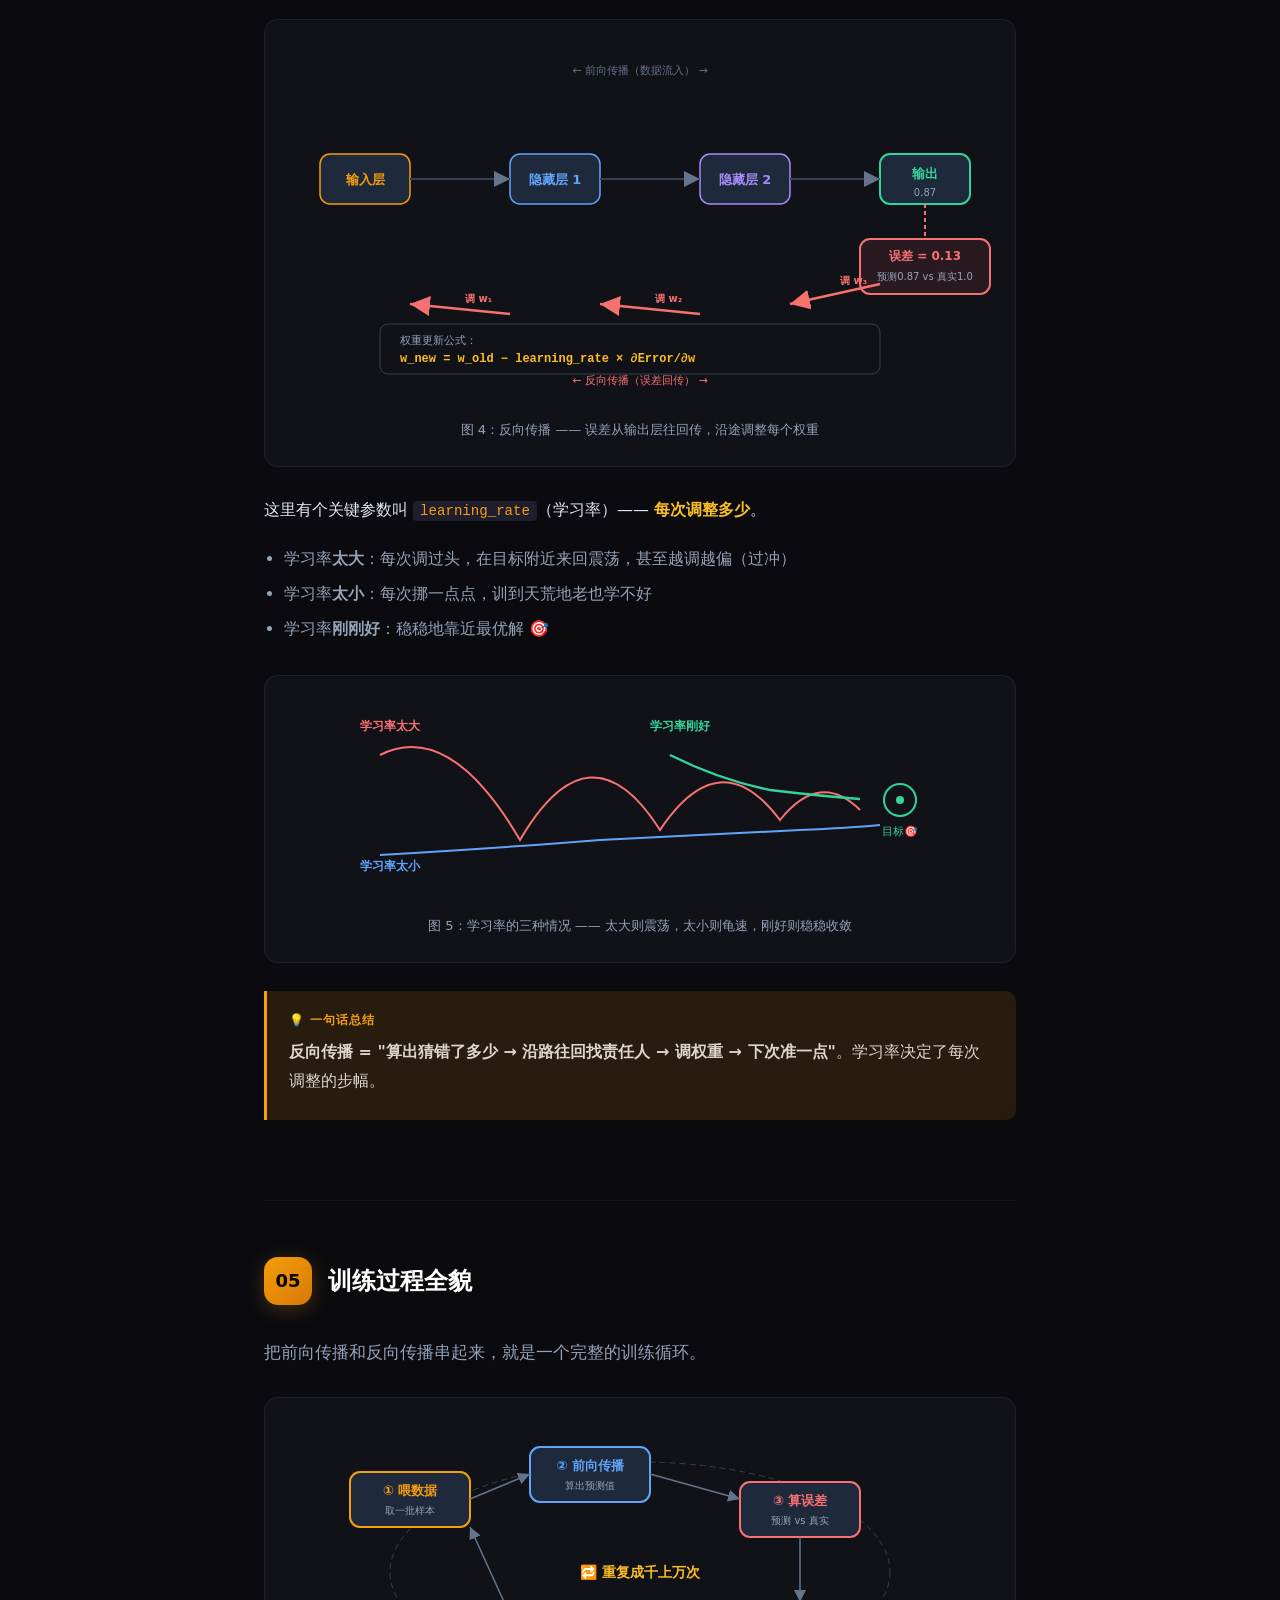
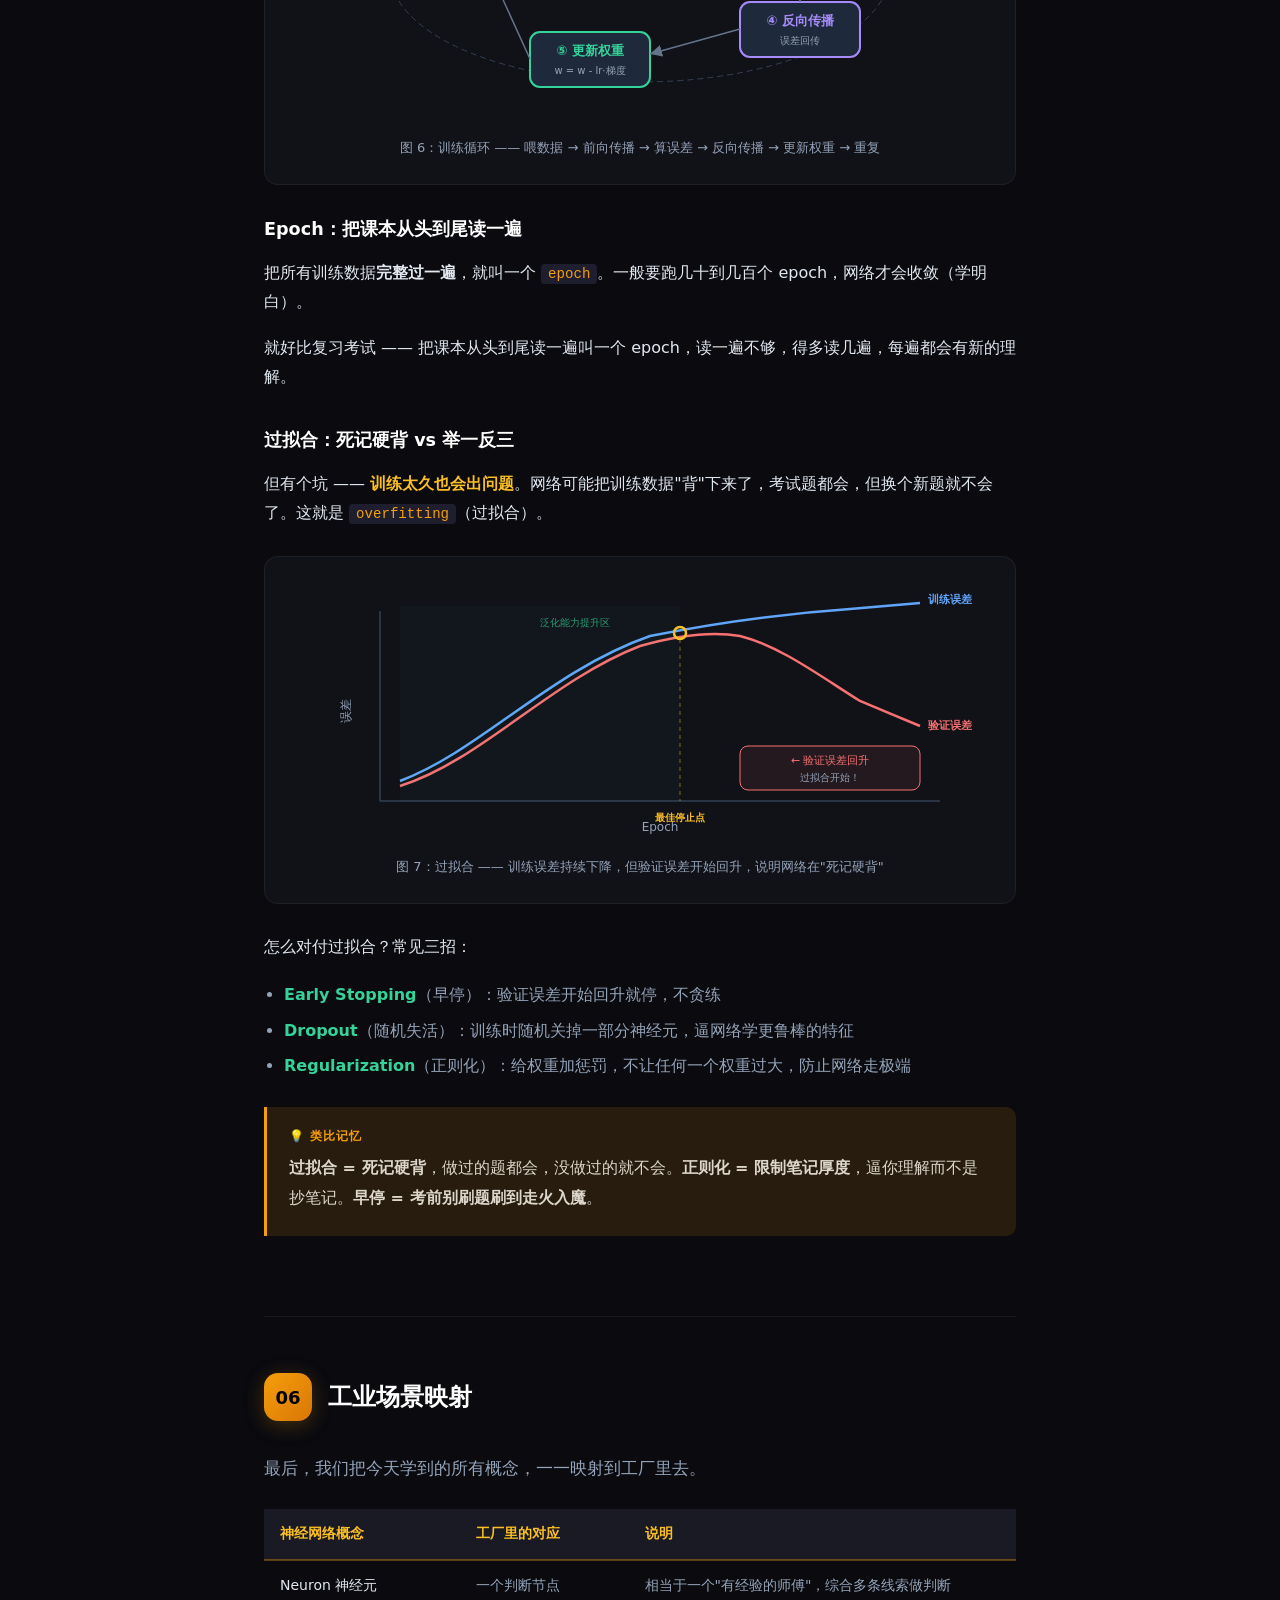
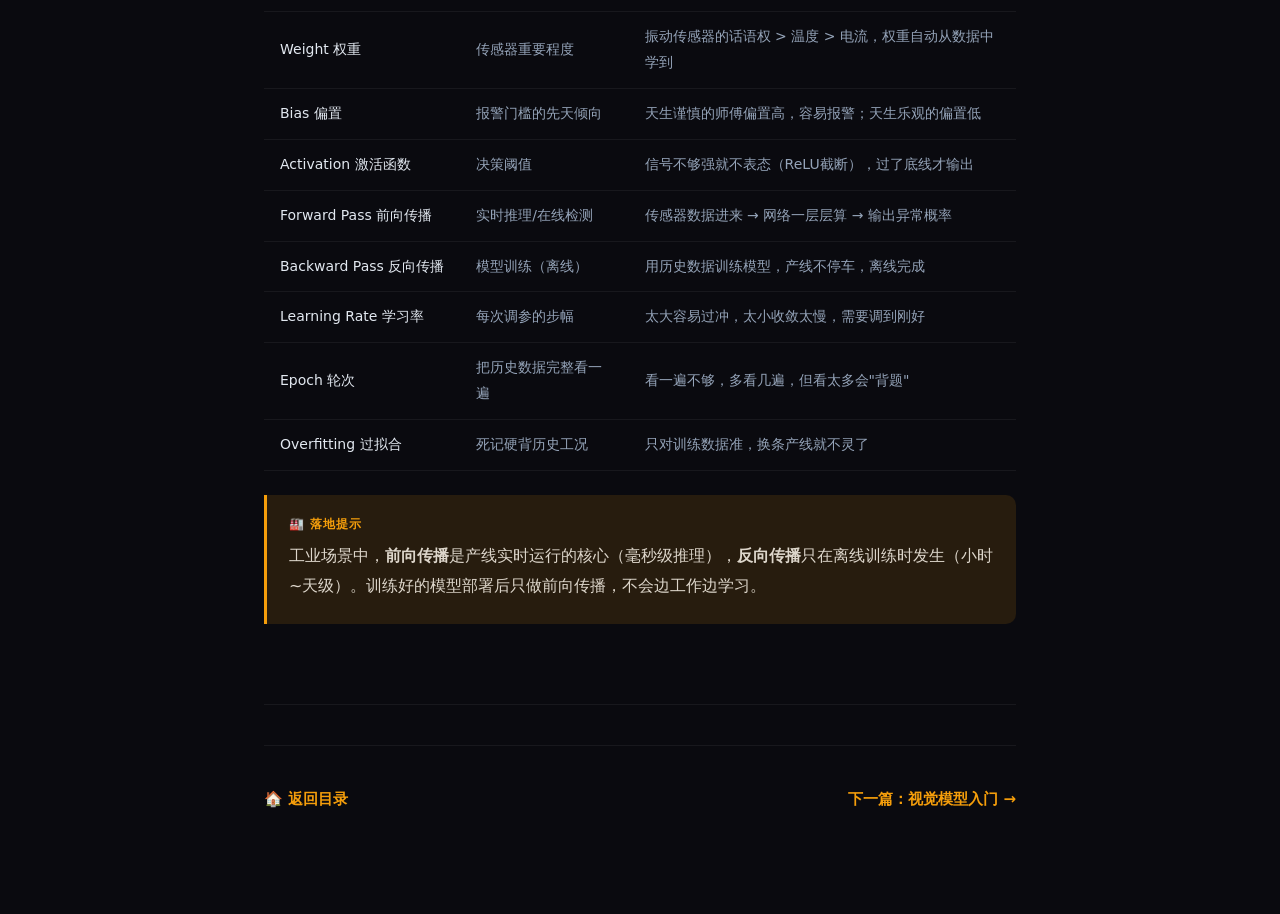
<file: base_infos/01_从零看懂神经网络.html>
<!DOCTYPE html>
<html lang="zh-CN">
<head>
<meta charset="UTF-8">
<meta name="viewport" content="width=device-width, initial-scale=1.0">
<title>从零看懂神经网络 · 工业AI算法教程 第一讲</title>
<style>
:root {
  --bg: #0a0a0f;
  --bg2: #111118;
  --bg3: #1a1a24;
  --text: #e2e8f0;
  --text2: #94a3b8;
  --accent: #f59e0b;
  --accent2: #fbbf24;
  --accent-dim: rgba(245,158,11,0.12);
  --accent-border: rgba(245,158,11,0.35);
  --code-bg: #1e1e2e;
  --border: rgba(255,255,255,0.06);
  --success: #34d399;
  --danger: #f87171;
  --info: #60a5fa;
}

*, *::before, *::after { box-sizing: border-box; margin: 0; padding: 0; }

html { scroll-behavior: smooth; }

body {
  background: var(--bg);
  color: var(--text);
  font-family: system-ui, -apple-system, "PingFang SC", "Noto Sans SC", "Microsoft YaHei", sans-serif;
  line-height: 1.85;
  font-size: 16px;
  -webkit-font-smoothing: antialiased;
}

.page {
  max-width: 800px;
  margin: 0 auto;
  padding: 0 24px 80px;
}

/* ── Hero ── */
.hero {
  text-align: center;
  padding: 72px 0 48px;
  border-bottom: 1px solid var(--border);
}
.hero .series-tag {
  display: inline-block;
  font-size: 12px;
  letter-spacing: 2px;
  text-transform: uppercase;
  color: var(--accent);
  background: var(--accent-dim);
  border: 1px solid var(--accent-border);
  border-radius: 20px;
  padding: 4px 16px;
  margin-bottom: 20px;
}
.hero h1 {
  font-size: 2.4rem;
  font-weight: 800;
  line-height: 1.3;
  background: linear-gradient(135deg, #fff 30%, var(--accent));
  -webkit-background-clip: text;
  -webkit-text-fill-color: transparent;
  background-clip: text;
  margin-bottom: 12px;
}
.hero .subtitle {
  font-size: 1.05rem;
  color: var(--text2);
}
.hero .meta {
  margin-top: 24px;
  font-size: 13px;
  color: var(--text2);
}
.hero .meta span { margin: 0 8px; }

/* ── Section ── */
.section {
  padding: 56px 0;
  border-bottom: 1px solid var(--border);
}
.section-header {
  display: flex;
  align-items: center;
  gap: 16px;
  margin-bottom: 32px;
}
.badge {
  flex-shrink: 0;
  width: 48px; height: 48px;
  border-radius: 14px;
  background: linear-gradient(135deg, var(--accent), #d97706);
  color: #000;
  font-size: 18px;
  font-weight: 800;
  display: flex;
  align-items: center;
  justify-content: center;
  box-shadow: 0 4px 20px rgba(245,158,11,0.25);
}
.section-header h2 {
  font-size: 1.5rem;
  font-weight: 700;
  color: #fff;
}

/* ── Text ── */
p { margin-bottom: 16px; color: var(--text); }
.lead { font-size: 1.08rem; color: var(--text2); }
.strong { color: var(--accent2); font-weight: 600; }
code, .code {
  font-family: "SF Mono", "Fira Code", "Cascadia Code", monospace;
  background: var(--code-bg);
  color: var(--accent);
  padding: 2px 7px;
  border-radius: 4px;
  font-size: 0.88em;
}

/* ── Insight box ── */
.insight {
  border-left: 3px solid var(--accent);
  background: var(--accent-dim);
  border-radius: 0 10px 10px 0;
  padding: 18px 22px;
  margin: 24px 0;
}
.insight .insight-label {
  font-size: 12px;
  font-weight: 700;
  color: var(--accent);
  text-transform: uppercase;
  letter-spacing: 1px;
  margin-bottom: 6px;
}
.insight p { margin-bottom: 6px; color: #ddd6cb; }

/* ── Warning box ── */
.warning {
  border-left: 3px solid var(--danger);
  background: rgba(248,113,113,0.08);
  border-radius: 0 10px 10px 0;
  padding: 18px 22px;
  margin: 24px 0;
}
.warning .warning-label {
  font-size: 12px;
  font-weight: 700;
  color: var(--danger);
  text-transform: uppercase;
  letter-spacing: 1px;
  margin-bottom: 6px;
}

/* ── SVG container ── */
.diagram {
  background: var(--bg2);
  border: 1px solid var(--border);
  border-radius: 14px;
  padding: 24px 12px;
  margin: 28px 0;
  overflow-x: auto;
}
.diagram svg { display: block; margin: 0 auto; }
.diagram .caption {
  text-align: center;
  font-size: 13px;
  color: var(--text2);
  margin-top: 14px;
}

/* ── Table ── */
.table-wrap {
  overflow-x: auto;
  margin: 24px 0;
}
table {
  width: 100%;
  border-collapse: collapse;
  font-size: 14px;
}
th {
  text-align: left;
  padding: 12px 16px;
  background: var(--bg3);
  color: var(--accent2);
  font-weight: 600;
  border-bottom: 2px solid var(--accent-border);
  white-space: nowrap;
}
td {
  padding: 12px 16px;
  border-bottom: 1px solid var(--border);
  color: var(--text2);
}
tr:hover td { background: rgba(255,255,255,0.02); }
td:first-child { color: var(--text); font-weight: 500; white-space: nowrap; }

/* ── Step list ── */
.steps {
  list-style: none;
  counter-reset: step;
  margin: 20px 0;
  padding: 0;
}
.steps li {
  counter-increment: step;
  padding: 12px 0 12px 52px;
  position: relative;
  color: var(--text2);
}
.steps li::before {
  content: counter(step);
  position: absolute;
  left: 0; top: 12px;
  width: 34px; height: 34px;
  border-radius: 50%;
  background: var(--bg3);
  border: 2px solid var(--accent-border);
  color: var(--accent);
  font-weight: 700;
  font-size: 14px;
  display: flex;
  align-items: center;
  justify-content: center;
}
.steps li:not(:last-child)::after {
  content: '';
  position: absolute;
  left: 16px; top: 50px;
  width: 2px;
  height: calc(100% - 50px);
  background: var(--border);
}

/* ── Nav footer ── */
.nav-footer {
  display: flex;
  justify-content: space-between;
  align-items: center;
  padding: 40px 0 20px;
  border-top: 1px solid var(--border);
  margin-top: 40px;
}
.nav-footer a {
  color: var(--accent);
  text-decoration: none;
  font-weight: 600;
  font-size: 15px;
  transition: color .2s;
}
.nav-footer a:hover { color: var(--accent2); text-decoration: underline; }
.nav-footer .home { color: var(--text2); font-size: 13px; }

/* ── Responsive ── */
@media (max-width: 600px) {
  .hero h1 { font-size: 1.7rem; }
  .badge { width: 40px; height: 40px; font-size: 15px; border-radius: 10px; }
  .section-header h2 { font-size: 1.2rem; }
  .diagram { padding: 16px 4px; }
}
</style>
</head>
<body>
<div class="page">

<!-- ════════════════ HERO ════════════════ -->
<header class="hero">
  <div class="series-tag">工业AI算法教程 · 第一讲</div>
  <h1>从零看懂神经网络</h1>
  <p class="subtitle">不用公式，只用直觉 —— 从一个"投票器"开始，搞懂深度学习的全部骨架</p>
  <div class="meta">
    <span>📖 20 分钟阅读</span>
    <span>🎯 零基础友好</span>
    <span>🏭 工业场景贯穿</span>
  </div>
</header>

<!-- ════════════════ SECTION 1 ════════════════ -->
<section class="section" id="s1">
  <div class="section-header">
    <div class="badge">01</div>
    <h2>一个神经元在干什么？</h2>
  </div>

  <p class="lead">别被"神经网络"四个字吓住。我们先拆到最小单位 —— <strong class="strong">一个神经元</strong>。搞懂它，后面的都是在叠积木。</p>

  <p>想象你是一个车间主任，手底下有三个传感器值班员：一个量温度，一个量振动，一个量电流。每天他们都来向你汇报数据，你要拍板："这台设备正不正常？"</p>

  <p>但问题是 —— 三个人的<strong class="strong">话语权不一样</strong>。振动那哥们经验最老到，他说的话你得重点听；温度还行，参考参考；电流的新来的，听听就好。在神经网络里，这个"话语权"就叫 <code>weight</code>（权重）。</p>

  <p>你心里还有个倾向 —— 你这个人天生比较谨慎，稍微有点不对就想报警。这个天生的倾向，叫 <code>bias</code>（偏置）。</p>

  <p>好，现在三个人的意见汇总到一起，加上你自己的倾向，算出一个总分数。但你还不是马上就喊"异常"——<strong class="strong">只有分数高到一定程度，你才会表态</strong>。这个"表态规则"，就是 <code>activation function</code>（激活函数）。</p>

  <!-- ── SVG: 单个神经元 ── -->
  <div class="diagram">
    <svg width="720" height="340" viewBox="0 0 720 340" xmlns="http://www.w3.org/2000/svg">
      <!-- Input nodes -->
      <circle cx="60" cy="80" r="28" fill="#1e293b" stroke="#f59e0b" stroke-width="2"/>
      <text x="60" y="76" text-anchor="middle" fill="#f59e0b" font-size="12" font-weight="600">温度</text>
      <text x="60" y="92" text-anchor="middle" fill="#94a3b8" font-size="11">x₁</text>

      <circle cx="60" cy="170" r="28" fill="#1e293b" stroke="#f59e0b" stroke-width="2"/>
      <text x="60" y="166" text-anchor="middle" fill="#f59e0b" font-size="12" font-weight="600">振动</text>
      <text x="60" y="182" text-anchor="middle" fill="#94a3b8" font-size="11">x₂</text>

      <circle cx="60" cy="260" r="28" fill="#1e293b" stroke="#f59e0b" stroke-width="2"/>
      <text x="60" y="256" text-anchor="middle" fill="#f59e0b" font-size="12" font-weight="600">电流</text>
      <text x="60" y="272" text-anchor="middle" fill="#94a3b8" font-size="11">x₃</text>

      <!-- Weight labels on lines -->
      <line x1="88" y1="80" x2="290" y2="160" stroke="#f59e0b" stroke-width="2" opacity="0.7"/>
      <rect x="155" y="98" width="52" height="22" rx="4" fill="#1e293b" stroke="#f59e0b" stroke-width="1" opacity="0.9"/>
      <text x="181" y="114" text-anchor="middle" fill="#fbbf24" font-size="12" font-weight="700">w₁</text>

      <line x1="88" y1="170" x2="290" y2="170" stroke="#f59e0b" stroke-width="3" opacity="0.9"/>
      <rect x="155" y="148" width="52" height="22" rx="4" fill="#1e293b" stroke="#f59e0b" stroke-width="1"/>
      <text x="181" y="164" text-anchor="middle" fill="#fbbf24" font-size="12" font-weight="700">w₂ ×3</text>

      <line x1="88" y1="260" x2="290" y2="180" stroke="#f59e0b" stroke-width="1" opacity="0.4" stroke-dasharray="4 3"/>
      <rect x="155" y="224" width="52" height="22" rx="4" fill="#1e293b" stroke="#f59e0b" stroke-width="1" opacity="0.7"/>
      <text x="181" y="240" text-anchor="middle" fill="#fbbf24" font-size="12" font-weight="700">w₃</text>

      <!-- Sum node -->
      <circle cx="320" cy="170" r="30" fill="#1e293b" stroke="#60a5fa" stroke-width="2"/>
      <text x="320" y="166" text-anchor="middle" fill="#60a5fa" font-size="18" font-weight="700">Σ</text>
      <text x="320" y="182" text-anchor="middle" fill="#94a3b8" font-size="10">+b</text>

      <!-- Arrow sum → ReLU -->
      <line x1="350" y1="170" x2="420" y2="170" stroke="#60a5fa" stroke-width="2" marker-end="url(#arrowBlue)"/>
      <text x="385" y="162" text-anchor="middle" fill="#94a3b8" font-size="11">z = Σwᵢxᵢ+b</text>

      <!-- ReLU box -->
      <rect x="420" y="135" width="100" height="70" rx="12" fill="#1e293b" stroke="#34d399" stroke-width="2"/>
      <text x="470" y="164" text-anchor="middle" fill="#34d399" font-size="14" font-weight="700">ReLU</text>
      <text x="470" y="182" text-anchor="middle" fill="#94a3b8" font-size="11">max(0, z)</text>

      <!-- Arrow ReLU → output -->
      <line x1="520" y1="170" x2="590" y2="170" stroke="#34d399" stroke-width="2" marker-end="url(#arrowGreen)"/>

      <!-- Output node -->
      <circle cx="630" cy="170" r="32" fill="#1e293b" stroke="#f87171" stroke-width="2.5"/>
      <text x="630" y="166" text-anchor="middle" fill="#f87171" font-size="13" font-weight="700">异常</text>
      <text x="630" y="182" text-anchor="middle" fill="#94a3b8" font-size="11">y</text>

      <!-- Small ReLU curve illustration -->
      <g transform="translate(410, 235)">
        <rect x="0" y="0" width="130" height="90" rx="8" fill="#111118" stroke="#334155" stroke-width="1"/>
        <text x="65" y="18" text-anchor="middle" fill="#94a3b8" font-size="10">ReLU 激活函数</text>
        <line x1="15" y1="75" x2="115" y2="75" stroke="#334155" stroke-width="1"/>
        <line x1="65" y1="25" x2="65" y2="80" stroke="#334155" stroke-width="1"/>
        <line x1="65" y1="75" x2="110" y2="35" stroke="#34d399" stroke-width="2.5"/>
        <line x1="65" y1="75" x2="25" y2="75" stroke="#34d399" stroke-width="2.5"/>
        <text x="100" y="50" fill="#34d399" font-size="9">z&gt;0 → z</text>
        <text x="25" y="68" fill="#64748b" font-size="9">z≤0 → 0</text>
      </g>

      <!-- Arrow markers -->
      <defs>
        <marker id="arrowBlue" markerWidth="8" markerHeight="8" refX="8" refY="4" orient="auto">
          <path d="M0,0 L8,4 L0,8" fill="#60a5fa"/>
        </marker>
        <marker id="arrowGreen" markerWidth="8" markerHeight="8" refX="8" refY="4" orient="auto">
          <path d="M0,0 L8,4 L0,8" fill="#34d399"/>
        </marker>
      </defs>
    </svg>
    <div class="caption">图 1：单个神经元的工作流程 —— 加权求和 → 加偏置 → ReLU激活 → 输出</div>
  </div>

  <p>让我们用工厂的语言重新说一遍：</p>

  <ol class="steps">
    <li><strong>三个传感器</strong>分别报来温度 x₁、振动 x₂、电流 x₃</li>
    <li>每个信号乘上对应的<strong>权重</strong> w₁、w₂、w₃（谁更重要，权重就更大）</li>
    <li>全部<strong>加起来</strong>，再补一个偏置 b，得到总分 z = w₁x₁ + w₂x₂ + w₃x₃ + b</li>
    <li>把 z 送进 ReLU：<strong>小于 0 就当 0，大于 0 原样输出</strong></li>
    <li>最终输出 y —— 高了就说"异常"，低了就"正常"</li>
  </ol>

  <div class="insight">
    <div class="insight-label">💡 核心直觉</div>
    <p><strong>权重 = 每个输入的话语权</strong>，偏置 = 天生偏好，激活函数 = "过了我的底线我才表态"。</p>
    <p>一个神经元做的事情，本质上就是：<code>output = activation( Σ weight × input + bias )</code></p>
  </div>
</section>

<!-- ════════════════ SECTION 2 ════════════════ -->
<section class="section" id="s2">
  <div class="section-header">
    <div class="badge">02</div>
    <h2>把神经元串成网络</h2>
  </div>

  <p class="lead">一个神经元只能做简单判断。但把几百个神经元连成网络，就能学会非常复杂的模式。</p>

  <p>还记得刚才的例子吗？一个神经元看三个传感器，做一次判断。但现实中，"设备异常"不是单一信号能判定的 —— <strong class="strong">温度升高</strong>本身不说明问题，<strong class="strong">温度升高同时振动变大</strong>才值得警惕，而如果<strong class="strong">电流也飘了</strong>，那基本就可以定性了。</p>

  <p>所以我们需要<strong class="strong">多层神经元</strong>来逐级提取信息：</p>

  <ul class="steps">
    <li><strong>输入层</strong>：原始信号直接进来（传感器数据）</li>
    <li><strong>隐藏层</strong>：第一层看细节，第二层看组合……</li>
    <li><strong>输出层</strong>：综合所有线索，下最终结论</li>
  </ul>

  <!-- ── SVG: 3层网络 ── -->
  <div class="diagram">
    <svg width="720" height="400" viewBox="0 0 720 400" xmlns="http://www.w3.org/2000/svg">
      <!-- Input layer -->
      <g>
        <circle cx="100" cy="100" r="22" fill="#1e293b" stroke="#f59e0b" stroke-width="2"/>
        <text x="100" y="104" text-anchor="middle" fill="#f59e0b" font-size="11" font-weight="600">温度</text>
        <circle cx="100" cy="200" r="22" fill="#1e293b" stroke="#f59e0b" stroke-width="2"/>
        <text x="100" y="204" text-anchor="middle" fill="#f59e0b" font-size="11" font-weight="600">振动</text>
        <circle cx="100" cy="300" r="22" fill="#1e293b" stroke="#f59e0b" stroke-width="2"/>
        <text x="100" y="304" text-anchor="middle" fill="#f59e0b" font-size="11" font-weight="600">电流</text>
        <text x="100" y="368" text-anchor="middle" fill="#94a3b8" font-size="12" font-weight="600">输入层</text>
        <text x="100" y="384" text-anchor="middle" fill="#64748b" font-size="10">原始信号</text>
      </g>

      <!-- Hidden layer 1 -->
      <g>
        <circle cx="300" cy="80" r="20" fill="#1e293b" stroke="#60a5fa" stroke-width="2"/>
        <circle cx="300" cy="160" r="20" fill="#1e293b" stroke="#60a5fa" stroke-width="2"/>
        <circle cx="300" cy="240" r="20" fill="#1e293b" stroke="#60a5fa" stroke-width="2"/>
        <circle cx="300" cy="320" r="20" fill="#1e293b" stroke="#60a5fa" stroke-width="2"/>
        <text x="300" y="84" text-anchor="middle" fill="#60a5fa" font-size="9" font-weight="600">h₁</text>
        <text x="300" y="164" text-anchor="middle" fill="#60a5fa" font-size="9" font-weight="600">h₂</text>
        <text x="300" y="244" text-anchor="middle" fill="#60a5fa" font-size="9" font-weight="600">h₃</text>
        <text x="300" y="324" text-anchor="middle" fill="#60a5fa" font-size="9" font-weight="600">h₄</text>
        <text x="300" y="368" text-anchor="middle" fill="#94a3b8" font-size="12" font-weight="600">隐藏层 1</text>
        <text x="300" y="384" text-anchor="middle" fill="#64748b" font-size="10">看细节</text>
      </g>

      <!-- Hidden layer 2 -->
      <g>
        <circle cx="490" cy="130" r="20" fill="#1e293b" stroke="#a78bfa" stroke-width="2"/>
        <circle cx="490" cy="210" r="20" fill="#1e293b" stroke="#a78bfa" stroke-width="2"/>
        <circle cx="490" cy="290" r="20" fill="#1e293b" stroke="#a78bfa" stroke-width="2"/>
        <text x="490" y="134" text-anchor="middle" fill="#a78bfa" font-size="9" font-weight="600">h₁'</text>
        <text x="490" y="214" text-anchor="middle" fill="#a78bfa" font-size="9" font-weight="600">h₂'</text>
        <text x="490" y="294" text-anchor="middle" fill="#a78bfa" font-size="9" font-weight="600">h₃'</text>
        <text x="490" y="368" text-anchor="middle" fill="#94a3b8" font-size="12" font-weight="600">隐藏层 2</text>
        <text x="490" y="384" text-anchor="middle" fill="#64748b" font-size="10">看组合</text>
      </g>

      <!-- Output layer -->
      <g>
        <circle cx="650" cy="160" r="24" fill="#1e293b" stroke="#34d399" stroke-width="2.5"/>
        <text x="650" y="155" text-anchor="middle" fill="#34d399" font-size="10" font-weight="700">正常</text>
        <text x="650" y="168" text-anchor="middle" fill="#94a3b8" font-size="9">0.13</text>
        <circle cx="650" cy="250" r="24" fill="#1e293b" stroke="#f87171" stroke-width="2.5"/>
        <text x="650" y="245" text-anchor="middle" fill="#f87171" font-size="10" font-weight="700">异常</text>
        <text x="650" y="258" text-anchor="middle" fill="#94a3b8" font-size="9">0.87</text>
        <text x="650" y="368" text-anchor="middle" fill="#94a3b8" font-size="12" font-weight="600">输出层</text>
        <text x="650" y="384" text-anchor="middle" fill="#64748b" font-size="10">下结论</text>
      </g>

      <!-- Connections: Input → Hidden1 -->
      <g opacity="0.3" stroke="#f59e0b" stroke-width="1">
        <line x1="122" y1="100" x2="280" y2="80"/>
        <line x1="122" y1="100" x2="280" y2="160"/>
        <line x1="122" y1="100" x2="280" y2="240"/>
        <line x1="122" y1="100" x2="280" y2="320"/>
        <line x1="122" y1="200" x2="280" y2="80"/>
        <line x1="122" y1="200" x2="280" y2="160"/>
        <line x1="122" y1="200" x2="280" y2="240"/>
        <line x1="122" y1="200" x2="280" y2="320"/>
        <line x1="122" y1="300" x2="280" y2="80"/>
        <line x1="122" y1="300" x2="280" y2="160"/>
        <line x1="122" y1="300" x2="280" y2="240"/>
        <line x1="122" y1="300" x2="280" y2="320"/>
      </g>
      <!-- Highlight key connections -->
      <line x1="122" y1="100" x2="280" y2="80" stroke="#f59e0b" stroke-width="2.5" opacity="0.7"/>
      <line x1="122" y1="200" x2="280" y2="160" stroke="#f59e0b" stroke-width="2.5" opacity="0.9"/>
      <line x1="122" y1="200" x2="280" y2="80" stroke="#f59e0b" stroke-width="2" opacity="0.6"/>

      <!-- Connections: Hidden1 → Hidden2 -->
      <g opacity="0.25" stroke="#60a5fa" stroke-width="1">
        <line x1="320" y1="80" x2="470" y2="130"/>
        <line x1="320" y1="80" x2="470" y2="210"/>
        <line x1="320" y1="80" x2="470" y2="290"/>
        <line x1="320" y1="160" x2="470" y2="130"/>
        <line x1="320" y1="160" x2="470" y2="210"/>
        <line x1="320" y1="160" x2="470" y2="290"/>
        <line x1="320" y1="240" x2="470" y2="130"/>
        <line x1="320" y1="240" x2="470" y2="210"/>
        <line x1="320" y1="240" x2="470" y2="290"/>
        <line x1="320" y1="320" x2="470" y2="130"/>
        <line x1="320" y1="320" x2="470" y2="210"/>
        <line x1="320" y1="320" x2="470" y2="290"/>
      </g>
      <line x1="320" y1="80" x2="470" y2="130" stroke="#60a5fa" stroke-width="2" opacity="0.7"/>
      <line x1="320" y1="160" x2="470" y2="210" stroke="#60a5fa" stroke-width="2.5" opacity="0.8"/>

      <!-- Connections: Hidden2 → Output -->
      <g opacity="0.25" stroke="#a78bfa" stroke-width="1">
        <line x1="510" y1="130" x2="626" y2="160"/>
        <line x1="510" y1="130" x2="626" y2="250"/>
        <line x1="510" y1="210" x2="626" y2="160"/>
        <line x1="510" y1="210" x2="626" y2="250"/>
        <line x1="510" y1="290" x2="626" y2="160"/>
        <line x1="510" y1="290" x2="626" y2="250"/>
      </g>
      <line x1="510" y1="210" x2="626" y2="250" stroke="#a78bfa" stroke-width="2.5" opacity="0.8"/>
      <line x1="510" y1="290" x2="626" y2="250" stroke="#a78bfa" stroke-width="2" opacity="0.6"/>

      <!-- Flow direction arrow -->
      <line x1="140" y1="30" x2="620" y2="30" stroke="#334155" stroke-width="1" stroke-dasharray="6 4" marker-end="url(#arrowGray)"/>
      <text x="380" y="25" text-anchor="middle" fill="#64748b" font-size="10">数据流动方向 →</text>
      <defs>
        <marker id="arrowGray" markerWidth="8" markerHeight="8" refX="8" refY="4" orient="auto">
          <path d="M0,0 L8,4 L0,8" fill="#64748b"/>
        </marker>
      </defs>
    </svg>
    <div class="caption">图 2：三层神经网络 —— 输入层看原始信号，隐藏层1看细节特征，隐藏层2看特征组合，输出层下最终结论</div>
  </div>

  <div class="insight">
    <div class="insight-label">🏭 工厂类比</div>
    <p>就像一条<strong>质检流水线</strong>：第一道工位看线头（单个信号异常），第二道看布纹（信号组合是否合理），最后一道判定合格/不合格（下结论）。</p>
    <p>每一层都在做"从低级到高级"的特征抽象 —— <strong>第一层看细节，中间层看组合，最后一层下结论</strong>。</p>
  </div>
</section>

<!-- ════════════════ SECTION 3 ════════════════ -->
<section class="section" id="s3">
  <div class="section-header">
    <div class="badge">03</div>
    <h2>前向传播 — 数据怎么流过网络</h2>
  </div>

  <p class="lead">现在，让我们跟着一组真实数据，完整走一遍网络。这一步叫 <code>forward propagation</code>（前向传播）。</p>

  <p>假设当前设备读数：</p>
  <ul style="list-style:none; margin:12px 0 20px 20px; color:var(--text2);">
    <li>🌡️ 温度 x₁ = <strong class="strong">85</strong>°C（偏高）</li>
    <li>📡 振动 x₂ = <strong class="strong">0.3</strong>mm/s（偏高）</li>
    <li>⚡ 电流 x₃ = <strong class="strong">12</strong>A（正常）</li>
  </ul>

  <!-- ── SVG: 前向传播带数字 ── -->
  <div class="diagram">
    <svg width="720" height="380" viewBox="0 0 720 380" xmlns="http://www.w3.org/2000/svg">
      <!-- Input values -->
      <rect x="30" y="60" width="110" height="36" rx="8" fill="#1e293b" stroke="#f59e0b" stroke-width="1.5"/>
      <text x="85" y="83" text-anchor="middle" fill="#f59e0b" font-size="13" font-weight="600">x₁ = 85</text>
      <rect x="30" y="140" width="110" height="36" rx="8" fill="#1e293b" stroke="#f59e0b" stroke-width="1.5"/>
      <text x="85" y="163" text-anchor="middle" fill="#f59e0b" font-size="13" font-weight="600">x₂ = 0.3</text>
      <rect x="30" y="220" width="110" height="36" rx="8" fill="#1e293b" stroke="#f59e0b" stroke-width="1.5"/>
      <text x="85" y="243" text-anchor="middle" fill="#f59e0b" font-size="13" font-weight="600">x₃ = 12</text>
      <text x="85" y="310" text-anchor="middle" fill="#94a3b8" font-size="12">输入</text>

      <!-- Hidden 1 results -->
      <rect x="260" y="70" width="120" height="40" rx="8" fill="#1e293b" stroke="#60a5fa" stroke-width="1.5"/>
      <text x="320" y="86" text-anchor="middle" fill="#60a5fa" font-size="10">温度×权重</text>
      <text x="320" y="102" text-anchor="middle" fill="#e2e8f0" font-size="12" font-weight="600">h₁ = ReLU(1.2) = 1.2</text>

      <rect x="260" y="140" width="120" height="40" rx="8" fill="#1e293b" stroke="#60a5fa" stroke-width="2"/>
      <text x="320" y="156" text-anchor="middle" fill="#60a5fa" font-size="10">振动×权重 ★</text>
      <text x="320" y="172" text-anchor="middle" fill="#e2e8f0" font-size="12" font-weight="600">h₂ = ReLU(3.1) = 3.1</text>

      <rect x="260" y="210" width="120" height="40" rx="8" fill="#1e293b" stroke="#60a5fa" stroke-width="1"/>
      <text x="320" y="226" text-anchor="middle" fill="#60a5fa" font-size="10">电流×权重</text>
      <text x="320" y="242" text-anchor="middle" fill="#e2e8f0" font-size="12" font-weight="600">h₃ = ReLU(-0.5) = 0</text>

      <text x="320" y="310" text-anchor="middle" fill="#94a3b8" font-size="12">隐藏层 1</text>
      <text x="320" y="326" text-anchor="middle" fill="#64748b" font-size="10">提取细节特征</text>

      <!-- Hidden 2 results -->
      <rect x="460" y="100" width="140" height="44" rx="8" fill="#1e293b" stroke="#a78bfa" stroke-width="1.5"/>
      <text x="530" y="118" text-anchor="middle" fill="#a78bfa" font-size="10">温度+振动组合</text>
      <text x="530" y="136" text-anchor="middle" fill="#e2e8f0" font-size="12" font-weight="600">h₁' = ReLU(2.8) = 2.8</text>

      <rect x="460" y="190" width="140" height="44" rx="8" fill="#1e293b" stroke="#a78bfa" stroke-width="1.5"/>
      <text x="530" y="208" text-anchor="middle" fill="#a78bfa" font-size="10">振动+电流组合</text>
      <text x="530" y="226" text-anchor="middle" fill="#e2e8f0" font-size="12" font-weight="600">h₂' = ReLU(0.4) = 0.4</text>

      <text x="530" y="310" text-anchor="middle" fill="#94a3b8" font-size="12">隐藏层 2</text>
      <text x="530" y="326" text-anchor="middle" fill="#64748b" font-size="10">组合特征</text>

      <!-- Output -->
      <rect x="580" y="330" width="130" height="44" rx="12" fill="#1e293b" stroke="#f87171" stroke-width="2.5"/>
      <text x="645" y="350" text-anchor="middle" fill="#f87171" font-size="13" font-weight="700">异常概率 = 0.87</text>
      <text x="645" y="368" text-anchor="middle" fill="#94a3b8" font-size="10">Sigmoid 输出</text>

      <!-- Flow arrows -->
      <path d="M140,78 Q200,78 260,90" fill="none" stroke="#f59e0b" stroke-width="1.5" opacity="0.5" marker-end="url(#arrAmber)"/>
      <path d="M140,158 Q200,158 260,160" fill="none" stroke="#f59e0b" stroke-width="2.5" opacity="0.8" marker-end="url(#arrAmber)"/>
      <path d="M140,238 Q200,220 260,230" fill="none" stroke="#f59e0b" stroke-width="1" opacity="0.3" marker-end="url(#arrAmber)"/>

      <path d="M380,110 Q420,110 460,120" fill="none" stroke="#60a5fa" stroke-width="2" opacity="0.6" marker-end="url(#arrBlue2)"/>
      <path d="M380,170 Q420,160 460,120" fill="none" stroke="#60a5fa" stroke-width="2.5" opacity="0.8" marker-end="url(#arrBlue2)"/>
      <path d="M380,170 Q420,190 460,210" fill="none" stroke="#60a5fa" stroke-width="1.5" opacity="0.5" marker-end="url(#arrBlue2)"/>

      <path d="M600,122 Q620,260 640,330" fill="none" stroke="#a78bfa" stroke-width="2" opacity="0.5"/>
      <path d="M600,212 Q620,280 640,330" fill="none" stroke="#a78bfa" stroke-width="1.5" opacity="0.4"/>

      <defs>
        <marker id="arrAmber" markerWidth="8" markerHeight="8" refX="8" refY="4" orient="auto">
          <path d="M0,0 L8,4 L0,8" fill="#f59e0b"/>
        </marker>
        <marker id="arrBlue2" markerWidth="8" markerHeight="8" refX="8" refY="4" orient="auto">
          <path d="M0,0 L8,4 L0,8" fill="#60a5fa"/>
        </marker>
      </defs>
    </svg>
    <div class="caption">图 3：前向传播 —— 数据从左到右流过网络，每层依次计算，最终输出异常概率 0.87</div>
  </div>

  <p>注意几个关键细节：</p>
  <ul style="margin-left:20px; color:var(--text2); line-height:2.2;">
    <li>h₃ 的结果变成了 <code>0</code>，因为 ReLU 把负数直接截断了 —— 这意味着"电流信号"在这条路径上<strong>没通过</strong></li>
    <li>h₂ 的值最大（<code>3.1</code>），因为振动信号权重最高 —— 这和"振动最有话语权"的设定吻合</li>
    <li>隐藏层2的组合中，"温度+振动"的值（<code>2.8</code>）远大于"振动+电流"（<code>0.4</code>）—— 网络自己学会了"温度和振动一起异常才最危险"</li>
  </ul>

  <p>最后，输出层用 <code>Sigmoid</code> 函数把结果压到 0~1 之间，得到 <strong class="strong">异常概率 = 0.87</strong>。超过 0.5 就报警！</p>

  <div class="insight">
    <div class="insight-label">💡 关键直觉</div>
    <p>前向传播就是：数据从左到右，一层一层算，每层都在做 <code>加权求和 → 激活</code>，最后输出预测结果。<strong>整个过程没有魔法，只有乘法和加法。</strong></p>
  </div>
</section>

<!-- ════════════════ SECTION 4 ════════════════ -->
<section class="section" id="s4">
  <div class="section-header">
    <div class="badge">04</div>
    <h2>反向传播 — 网络怎么学习</h2>
  </div>

  <p class="lead">网络猜出了 0.87，但真实标签是 1.0（确实异常）。猜得不够准，怎么办？<strong class="strong">往回找原因，调整权重，下次猜准一点。</strong></p>

  <p>这个过程叫 <code>backpropagation</code>（反向传播）。用最直觉的类比：</p>

  <p>🎯 <strong>射箭</strong>：你射了一箭，偏了。看偏了多少（误差），然后调整姿势（权重），再射一箭。反复调整，越射越准。</p>

  <!-- ── SVG: 反向传播 ── -->
  <div class="diagram">
    <svg width="720" height="360" viewBox="0 0 720 360" xmlns="http://www.w3.org/2000/svg">
      <!-- Forward path (top, faded) -->
      <text x="360" y="30" text-anchor="middle" fill="#64748b" font-size="11">← 前向传播（数据流入） → </text>
      <text x="360" y="340" text-anchor="middle" fill="#f87171" font-size="11">← 反向传播（误差回传） → </text>

      <!-- Input -->
      <rect x="40" y="110" width="90" height="50" rx="10" fill="#1e293b" stroke="#f59e0b" stroke-width="1.5"/>
      <text x="85" y="140" text-anchor="middle" fill="#f59e0b" font-size="13" font-weight="600">输入层</text>

      <!-- Hidden 1 -->
      <rect x="230" y="110" width="90" height="50" rx="10" fill="#1e293b" stroke="#60a5fa" stroke-width="1.5"/>
      <text x="275" y="140" text-anchor="middle" fill="#60a5fa" font-size="13" font-weight="600">隐藏层 1</text>

      <!-- Hidden 2 -->
      <rect x="420" y="110" width="90" height="50" rx="10" fill="#1e293b" stroke="#a78bfa" stroke-width="1.5"/>
      <text x="465" y="140" text-anchor="middle" fill="#a78bfa" font-size="13" font-weight="600">隐藏层 2</text>

      <!-- Output -->
      <rect x="600" y="110" width="90" height="50" rx="10" fill="#1e293b" stroke="#34d399" stroke-width="2"/>
      <text x="645" y="134" text-anchor="middle" fill="#34d399" font-size="13" font-weight="600">输出</text>
      <text x="645" y="152" text-anchor="middle" fill="#94a3b8" font-size="10">0.87</text>

      <!-- Forward arrows -->
      <line x1="130" y1="135" x2="230" y2="135" stroke="#334155" stroke-width="2" marker-end="url(#arrG)"/>
      <line x1="320" y1="135" x2="420" y2="135" stroke="#334155" stroke-width="2" marker-end="url(#arrG)"/>
      <line x1="510" y1="135" x2="600" y2="135" stroke="#334155" stroke-width="2" marker-end="url(#arrG)"/>

      <!-- Error box -->
      <rect x="580" y="195" width="130" height="55" rx="10" fill="rgba(248,113,113,0.1)" stroke="#f87171" stroke-width="2"/>
      <text x="645" y="216" text-anchor="middle" fill="#f87171" font-size="12" font-weight="700">误差 = 0.13</text>
      <text x="645" y="236" text-anchor="middle" fill="#94a3b8" font-size="10">预测0.87 vs 真实1.0</text>
      <line x1="645" y1="160" x2="645" y2="195" stroke="#f87171" stroke-width="2" stroke-dasharray="4 3"/>

      <!-- Backward arrows (red) -->
      <line x1="600" y1="240" x2="510" y2="260" stroke="#f87171" stroke-width="2.5" marker-end="url(#arrRed)"/>
      <text x="560" y="240" fill="#f87171" font-size="10" font-weight="600">调 w₃</text>

      <line x1="420" y1="270" x2="320" y2="260" stroke="#f87171" stroke-width="2.5" marker-end="url(#arrRed)"/>
      <text x="375" y="258" fill="#f87171" font-size="10" font-weight="600">调 w₂</text>

      <line x1="230" y1="270" x2="130" y2="260" stroke="#f87171" stroke-width="2.5" marker-end="url(#arrRed)"/>
      <text x="185" y="258" fill="#f87171" font-size="10" font-weight="600">调 w₁</text>

      <!-- Weight adjustment illustration -->
      <g transform="translate(100, 280)">
        <rect x="0" y="0" width="500" height="50" rx="8" fill="#111118" stroke="#334155" stroke-width="1"/>
        <text x="20" y="20" fill="#94a3b8" font-size="11">权重更新公式：</text>
        <text x="20" y="38" fill="#fbbf24" font-size="12" font-family="monospace" font-weight="600">w_new = w_old − learning_rate × ∂Error/∂w</text>
      </g>

      <defs>
        <marker id="arrG" markerWidth="8" markerHeight="8" refX="8" refY="4" orient="auto">
          <path d="M0,0 L8,4 L0,8" fill="#64748b"/>
        </marker>
        <marker id="arrRed" markerWidth="8" markerHeight="8" refX="8" refY="4" orient="auto">
          <path d="M0,0 L8,4 L0,8" fill="#f87171"/>
        </marker>
      </defs>
    </svg>
    <div class="caption">图 4：反向传播 —— 误差从输出层往回传，沿途调整每个权重</div>
  </div>

  <p>这里有个关键参数叫 <code>learning_rate</code>（学习率）—— <strong class="strong">每次调整多少</strong>。</p>

  <ul style="margin-left:20px; color:var(--text2); line-height:2.2;">
    <li>学习率<strong>太大</strong>：每次调过头，在目标附近来回震荡，甚至越调越偏（过冲）</li>
    <li>学习率<strong>太小</strong>：每次挪一点点，训到天荒地老也学不好</li>
    <li>学习率<strong>刚刚好</strong>：稳稳地靠近最优解 🎯</li>
  </ul>

  <!-- ── SVG: 学习率对比 ── -->
  <div class="diagram">
    <svg width="680" height="200" viewBox="0 0 680 200" xmlns="http://www.w3.org/2000/svg">
      <!-- Target -->
      <circle cx="600" cy="100" r="16" fill="none" stroke="#34d399" stroke-width="2"/>
      <circle cx="600" cy="100" r="4" fill="#34d399"/>
      <text x="600" y="135" text-anchor="middle" fill="#34d399" font-size="11">目标🎯</text>

      <!-- Too large - oscillating -->
      <g>
        <text x="60" y="30" fill="#f87171" font-size="12" font-weight="600">学习率太大</text>
        <path d="M80,55 Q150,20 220,140 Q290,20 360,130 Q420,40 480,120 Q520,70 560,110" fill="none" stroke="#f87171" stroke-width="2"/>
      </g>

      <!-- Too small - slow -->
      <g>
        <text x="60" y="170" fill="#60a5fa" font-size="12" font-weight="600">学习率太小</text>
        <path d="M80,155 Q200,148 300,140 Q400,135 500,130 Q550,128 580,125" fill="none" stroke="#60a5fa" stroke-width="2"/>
      </g>

      <!-- Just right -->
      <g>
        <text x="350" y="30" fill="#34d399" font-size="12" font-weight="600">学习率刚好</text>
        <path d="M370,55 Q420,80 470,90 Q520,96 560,99" fill="none" stroke="#34d399" stroke-width="2.5"/>
      </g>
    </svg>
    <div class="caption">图 5：学习率的三种情况 —— 太大则震荡，太小则龟速，刚好则稳稳收敛</div>
  </div>

  <div class="insight">
    <div class="insight-label">💡 一句话总结</div>
    <p><strong>反向传播 = "算出猜错了多少 → 沿路往回找责任人 → 调权重 → 下次准一点"</strong>。学习率决定了每次调整的步幅。</p>
  </div>
</section>

<!-- ════════════════ SECTION 5 ════════════════ -->
<section class="section" id="s5">
  <div class="section-header">
    <div class="badge">05</div>
    <h2>训练过程全貌</h2>
  </div>

  <p class="lead">把前向传播和反向传播串起来，就是一个完整的训练循环。</p>

  <!-- ── SVG: 训练循环 ── -->
  <div class="diagram">
    <svg width="680" height="300" viewBox="0 0 680 300" xmlns="http://www.w3.org/2000/svg">
      <!-- Center: loop arrow -->
      <ellipse cx="340" cy="150" rx="250" ry="110" fill="none" stroke="#334155" stroke-width="1" stroke-dasharray="6 4"/>

      <!-- Step boxes around the loop -->
      <!-- 1. Data -->
      <rect x="50" y="50" width="120" height="55" rx="10" fill="#1e293b" stroke="#f59e0b" stroke-width="2"/>
      <text x="110" y="73" text-anchor="middle" fill="#f59e0b" font-size="13" font-weight="700">① 喂数据</text>
      <text x="110" y="92" text-anchor="middle" fill="#94a3b8" font-size="10">取一批样本</text>

      <!-- 2. Forward -->
      <rect x="230" y="25" width="120" height="55" rx="10" fill="#1e293b" stroke="#60a5fa" stroke-width="2"/>
      <text x="290" y="48" text-anchor="middle" fill="#60a5fa" font-size="13" font-weight="700">② 前向传播</text>
      <text x="290" y="67" text-anchor="middle" fill="#94a3b8" font-size="10">算出预测值</text>

      <!-- 3. Loss -->
      <rect x="440" y="60" width="120" height="55" rx="10" fill="#1e293b" stroke="#f87171" stroke-width="2"/>
      <text x="500" y="83" text-anchor="middle" fill="#f87171" font-size="13" font-weight="700">③ 算误差</text>
      <text x="500" y="102" text-anchor="middle" fill="#94a3b8" font-size="10">预测 vs 真实</text>

      <!-- 4. Backward -->
      <rect x="440" y="180" width="120" height="55" rx="10" fill="#1e293b" stroke="#a78bfa" stroke-width="2"/>
      <text x="500" y="203" text-anchor="middle" fill="#a78bfa" font-size="13" font-weight="700">④ 反向传播</text>
      <text x="500" y="222" text-anchor="middle" fill="#94a3b8" font-size="10">误差回传</text>

      <!-- 5. Update -->
      <rect x="230" y="210" width="120" height="55" rx="10" fill="#1e293b" stroke="#34d399" stroke-width="2"/>
      <text x="290" y="233" text-anchor="middle" fill="#34d399" font-size="13" font-weight="700">⑤ 更新权重</text>
      <text x="290" y="252" text-anchor="middle" fill="#94a3b8" font-size="10">w = w - lr·梯度</text>

      <!-- Arrows connecting steps -->
      <path d="M170,77 L230,52" fill="none" stroke="#64748b" stroke-width="1.5" marker-end="url(#arrG2)"/>
      <path d="M350,52 L440,77" fill="none" stroke="#64748b" stroke-width="1.5" marker-end="url(#arrG2)"/>
      <path d="M500,115 L500,180" fill="none" stroke="#64748b" stroke-width="1.5" marker-end="url(#arrG2)"/>
      <path d="M440,207 L350,232" fill="none" stroke="#64748b" stroke-width="1.5" marker-end="url(#arrG2)"/>
      <path d="M230,237 L170,105" fill="none" stroke="#64748b" stroke-width="1.5" marker-end="url(#arrG2)"/>

      <!-- Repeat label -->
      <text x="340" y="155" text-anchor="middle" fill="#fbbf24" font-size="14" font-weight="700">🔁 重复成千上万次</text>

      <defs>
        <marker id="arrG2" markerWidth="8" markerHeight="8" refX="8" refY="4" orient="auto">
          <path d="M0,0 L8,4 L0,8" fill="#64748b"/>
        </marker>
      </defs>
    </svg>
    <div class="caption">图 6：训练循环 —— 喂数据 → 前向传播 → 算误差 → 反向传播 → 更新权重 → 重复</div>
  </div>

  <h3 style="color:#fff; margin:28px 0 12px; font-size:1.1rem;">Epoch：把课本从头到尾读一遍</h3>

  <p>把所有训练数据<strong>完整过一遍</strong>，就叫一个 <code>epoch</code>。一般要跑几十到几百个 epoch，网络才会收敛（学明白）。</p>

  <p>就好比复习考试 —— 把课本从头到尾读一遍叫一个 epoch，读一遍不够，得多读几遍，每遍都会有新的理解。</p>

  <h3 style="color:#fff; margin:32px 0 12px; font-size:1.1rem;">过拟合：死记硬背 vs 举一反三</h3>

  <p>但有个坑 —— <strong class="strong">训练太久也会出问题</strong>。网络可能把训练数据"背"下来了，考试题都会，但换个新题就不会了。这就是 <code>overfitting</code>（过拟合）。</p>

  <!-- ── SVG: 过拟合曲线 ── -->
  <div class="diagram">
    <svg width="680" height="260" viewBox="0 0 680 260" xmlns="http://www.w3.org/2000/svg">
      <!-- Axes -->
      <line x1="80" y1="220" x2="640" y2="220" stroke="#334155" stroke-width="1.5"/>
      <line x1="80" y1="220" x2="80" y2="30" stroke="#334155" stroke-width="1.5"/>
      <text x="360" y="250" text-anchor="middle" fill="#94a3b8" font-size="12">Epoch</text>
      <text x="50" y="130" text-anchor="middle" fill="#94a3b8" font-size="12" transform="rotate(-90, 50, 130)">误差</text>

      <!-- Training loss curve (keeps going down) -->
      <path d="M100,200 C180,170 250,90 350,55 Q450,35 550,28 L620,22" fill="none" stroke="#60a5fa" stroke-width="2.5"/>
      <text x="628" y="22" fill="#60a5fa" font-size="11" font-weight="600">训练误差</text>

      <!-- Validation loss curve (goes down then back up) -->
      <path d="M100,205 C180,180 250,100 340,65 Q400,48 440,55 C480,65 520,95 560,120 L620,145" fill="none" stroke="#f87171" stroke-width="2.5"/>
      <text x="628" y="148" fill="#f87171" font-size="11" font-weight="600">验证误差</text>

      <!-- Best point marker -->
      <circle cx="380" cy="52" r="6" fill="none" stroke="#fbbf24" stroke-width="2.5"/>
      <line x1="380" y1="58" x2="380" y2="220" stroke="#fbbf24" stroke-width="1" stroke-dasharray="4 4" opacity="0.5"/>
      <text x="380" y="240" text-anchor="middle" fill="#fbbf24" font-size="10" font-weight="600">最佳停止点</text>

      <!-- Annotation -->
      <rect x="440" y="165" width="180" height="44" rx="8" fill="rgba(248,113,113,0.08)" stroke="#f87171" stroke-width="1"/>
      <text x="530" y="183" text-anchor="middle" fill="#f87171" font-size="11">← 验证误差回升</text>
      <text x="530" y="200" text-anchor="middle" fill="#94a3b8" font-size="10">过拟合开始！</text>

      <!-- Good zone -->
      <rect x="100" y="25" width="280" height="195" rx="0" fill="rgba(52,211,153,0.03)" stroke="none"/>
      <text x="240" y="45" fill="#34d399" font-size="10" opacity="0.7">泛化能力提升区</text>
    </svg>
    <div class="caption">图 7：过拟合 —— 训练误差持续下降，但验证误差开始回升，说明网络在"死记硬背"</div>
  </div>

  <p>怎么对付过拟合？常见三招：</p>
  <ul style="margin-left:20px; color:var(--text2); line-height:2.2;">
    <li><strong style="color:#34d399;">Early Stopping</strong>（早停）：验证误差开始回升就停，不贪练</li>
    <li><strong style="color:#34d399;">Dropout</strong>（随机失活）：训练时随机关掉一部分神经元，逼网络学更鲁棒的特征</li>
    <li><strong style="color:#34d399;">Regularization</strong>（正则化）：给权重加惩罚，不让任何一个权重过大，防止网络走极端</li>
  </ul>

  <div class="insight">
    <div class="insight-label">💡 类比记忆</div>
    <p><strong>过拟合 = 死记硬背</strong>，做过的题都会，没做过的就不会。<strong>正则化 = 限制笔记厚度</strong>，逼你理解而不是抄笔记。<strong>早停 = 考前别刷题刷到走火入魔</strong>。</p>
  </div>
</section>

<!-- ════════════════ SECTION 6 ════════════════ -->
<section class="section" id="s6">
  <div class="section-header">
    <div class="badge">06</div>
    <h2>工业场景映射</h2>
  </div>

  <p class="lead">最后，我们把今天学到的所有概念，一一映射到工厂里去。</p>

  <div class="table-wrap">
    <table>
      <thead>
        <tr>
          <th>神经网络概念</th>
          <th>工厂里的对应</th>
          <th>说明</th>
        </tr>
      </thead>
      <tbody>
        <tr>
          <td>Neuron 神经元</td>
          <td>一个判断节点</td>
          <td>相当于一个"有经验的师傅"，综合多条线索做判断</td>
        </tr>
        <tr>
          <td>Weight 权重</td>
          <td>传感器重要程度</td>
          <td>振动传感器的话语权 > 温度 > 电流，权重自动从数据中学到</td>
        </tr>
        <tr>
          <td>Bias 偏置</td>
          <td>报警门槛的先天倾向</td>
          <td>天生谨慎的师傅偏置高，容易报警；天生乐观的偏置低</td>
        </tr>
        <tr>
          <td>Activation 激活函数</td>
          <td>决策阈值</td>
          <td>信号不够强就不表态（ReLU截断），过了底线才输出</td>
        </tr>
        <tr>
          <td>Forward Pass 前向传播</td>
          <td>实时推理/在线检测</td>
          <td>传感器数据进来 → 网络一层层算 → 输出异常概率</td>
        </tr>
        <tr>
          <td>Backward Pass 反向传播</td>
          <td>模型训练（离线）</td>
          <td>用历史数据训练模型，产线不停车，离线完成</td>
        </tr>
        <tr>
          <td>Learning Rate 学习率</td>
          <td>每次调参的步幅</td>
          <td>太大容易过冲，太小收敛太慢，需要调到刚好</td>
        </tr>
        <tr>
          <td>Epoch 轮次</td>
          <td>把历史数据完整看一遍</td>
          <td>看一遍不够，多看几遍，但看太多会"背题"</td>
        </tr>
        <tr>
          <td>Overfitting 过拟合</td>
          <td>死记硬背历史工况</td>
          <td>只对训练数据准，换条产线就不灵了</td>
        </tr>
      </tbody>
    </table>
  </div>

  <div class="insight">
    <div class="insight-label">🏭 落地提示</div>
    <p>工业场景中，<strong>前向传播</strong>是产线实时运行的核心（毫秒级推理），<strong>反向传播</strong>只在离线训练时发生（小时~天级）。训练好的模型部署后只做前向传播，不会边工作边学习。</p>
  </div>
</section>

<!-- ════════════════ NAV FOOTER ════════════════ -->
<nav class="nav-footer">
  <a href="index.html">🏠 返回目录</a>
  <a href="02_视觉模型入门.html">下一篇：视觉模型入门 →</a>
</nav>

</div>
</body>
</html>
</file>
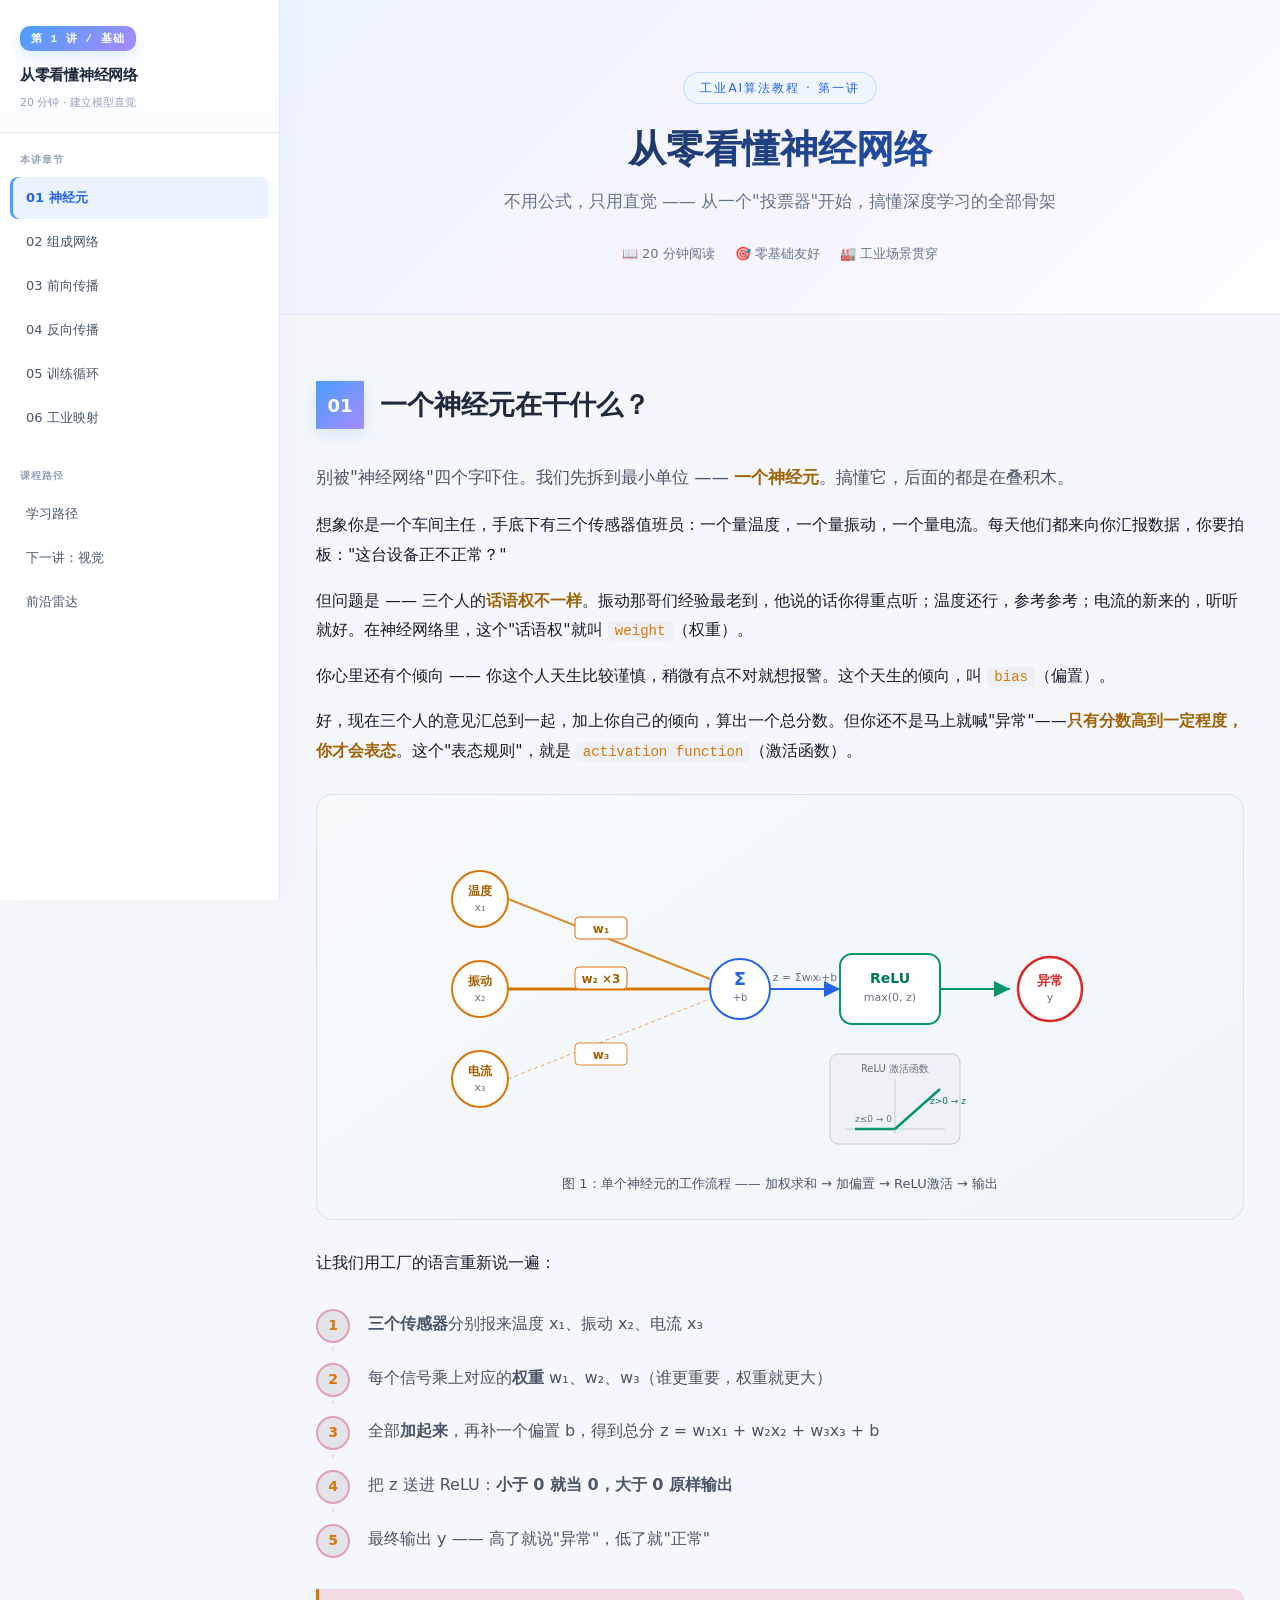
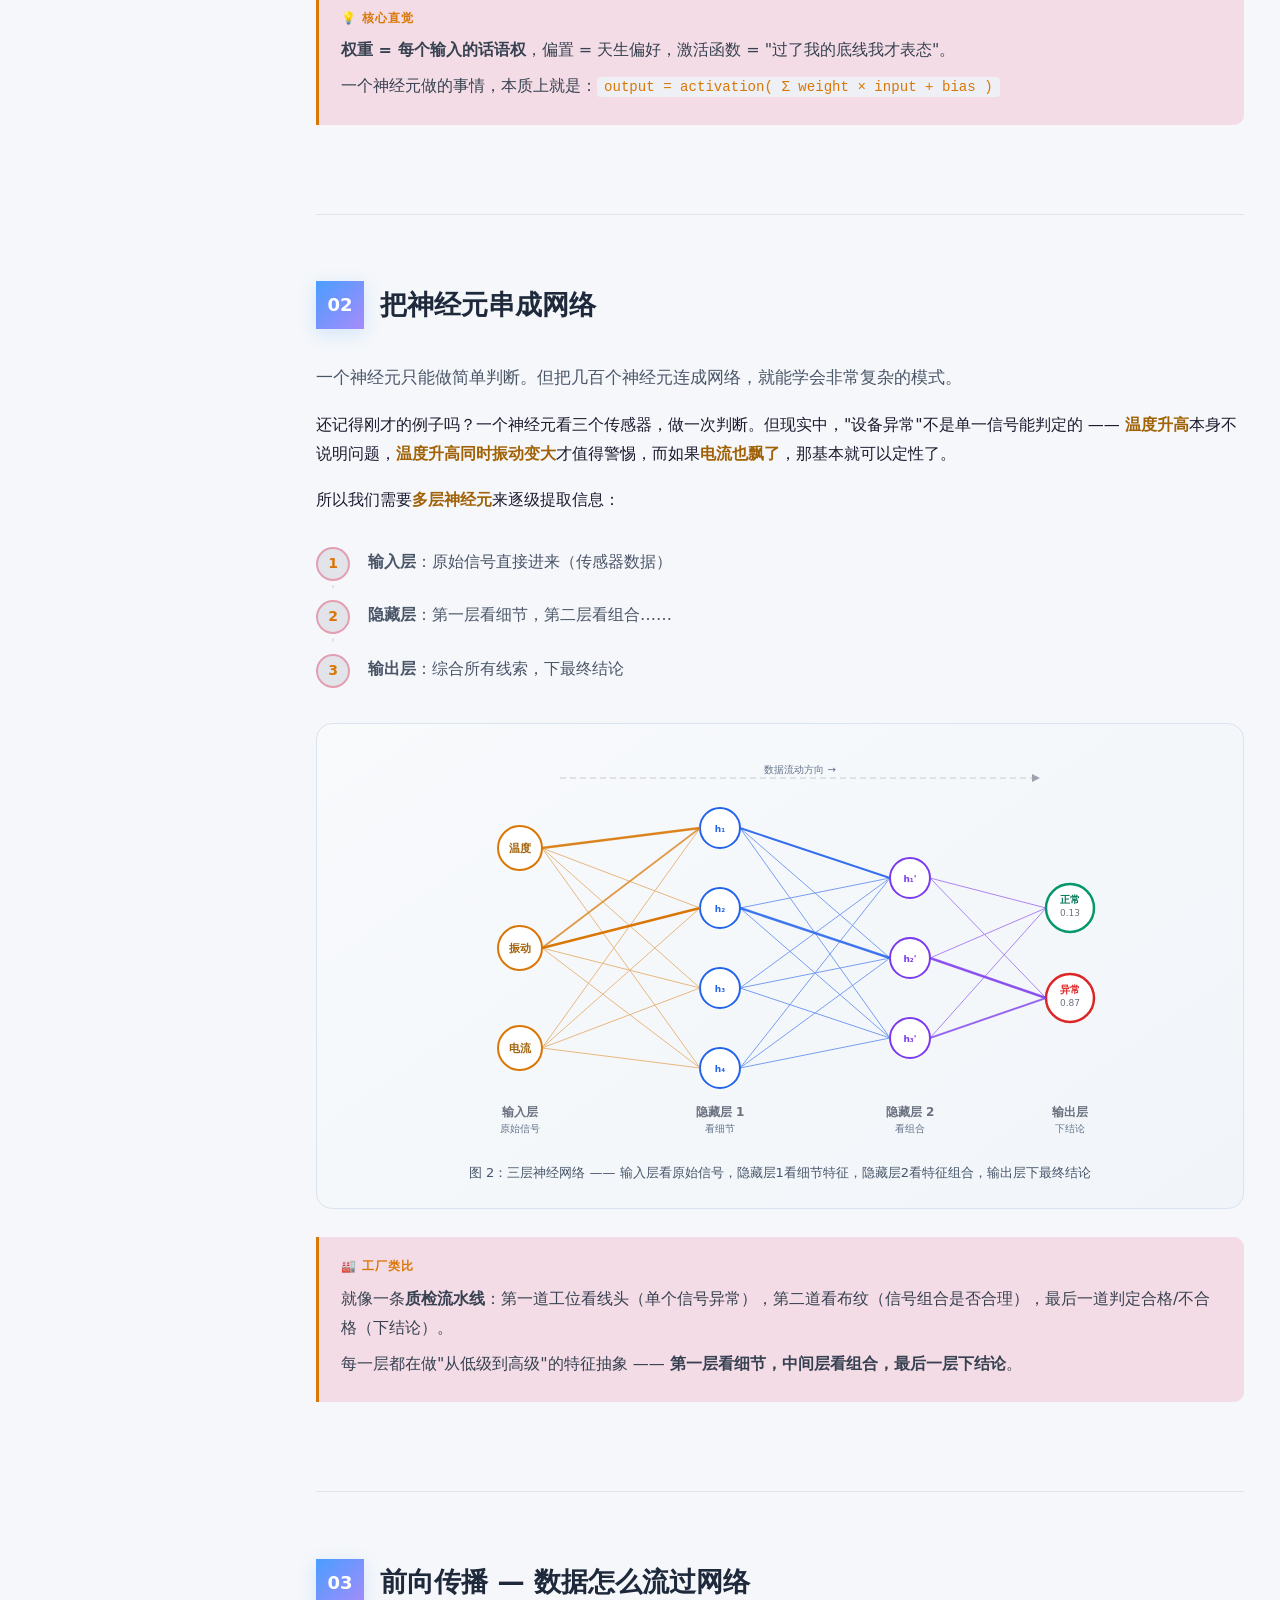
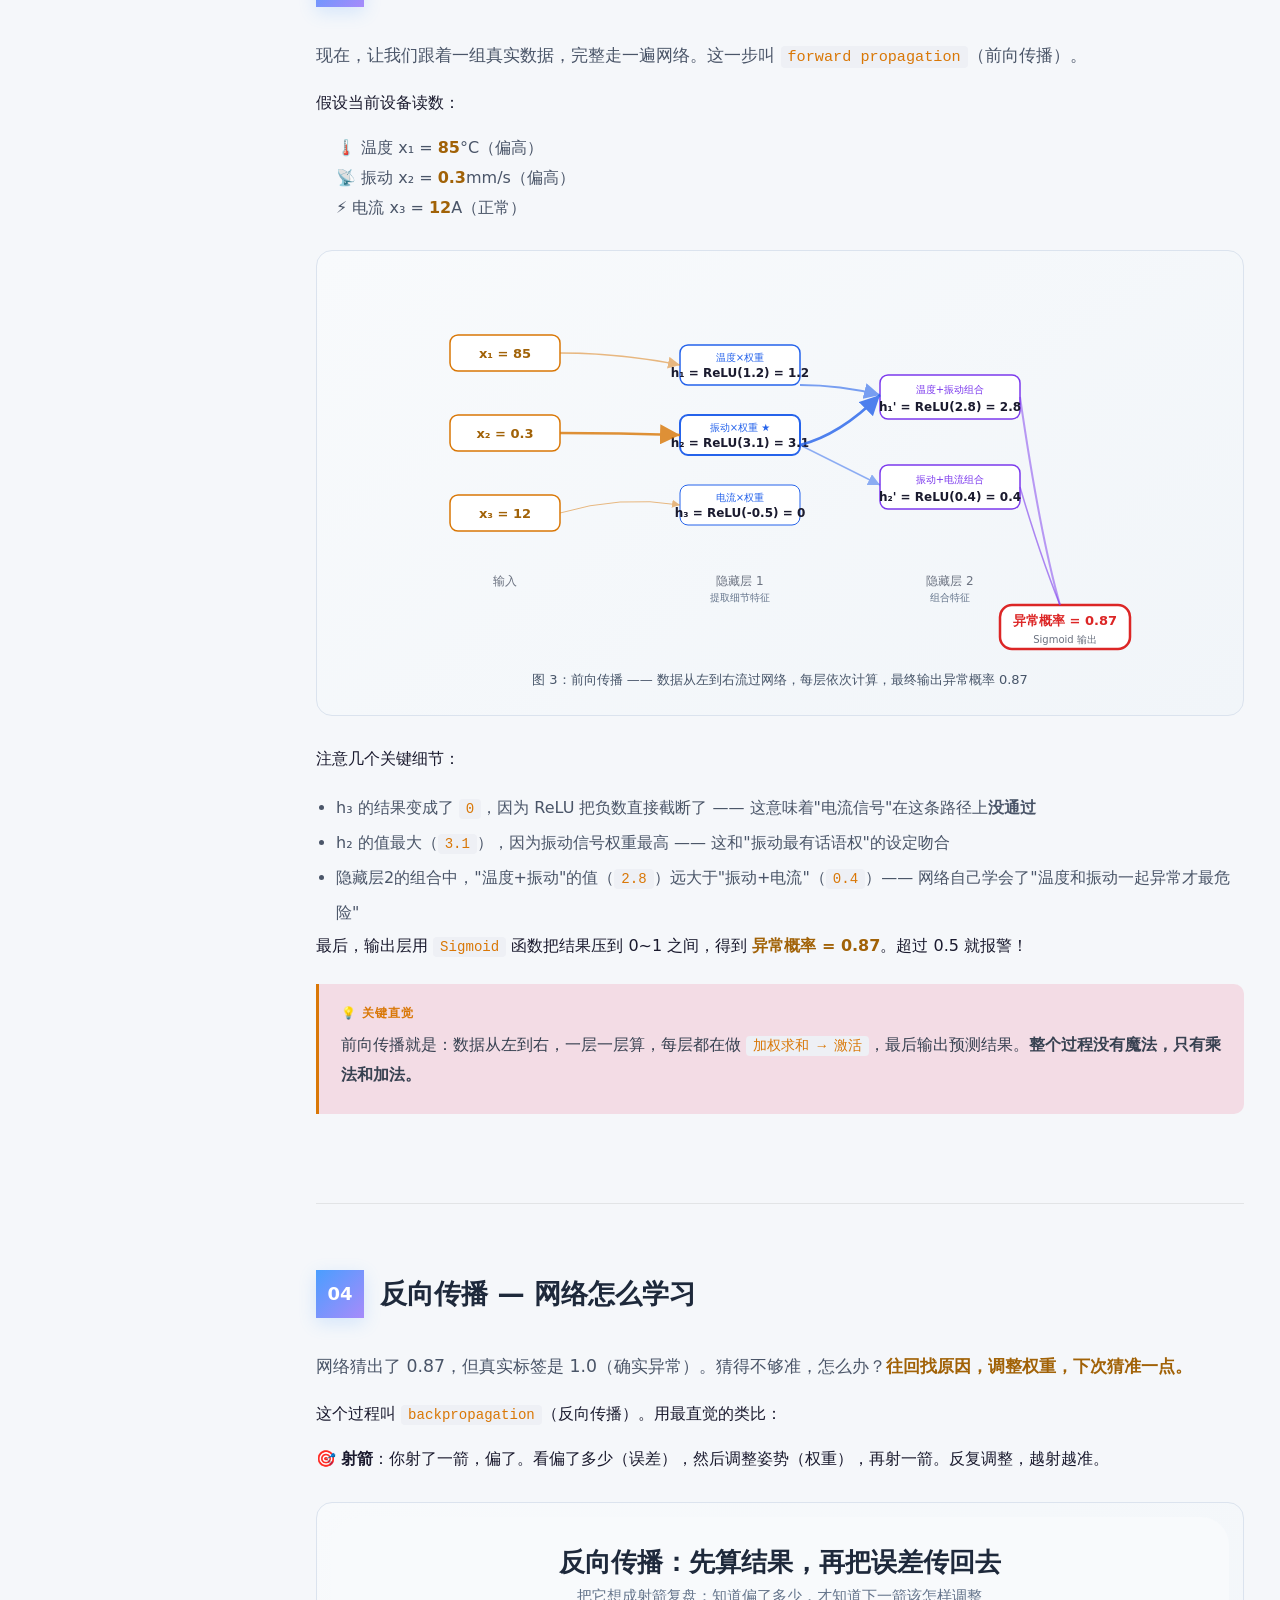
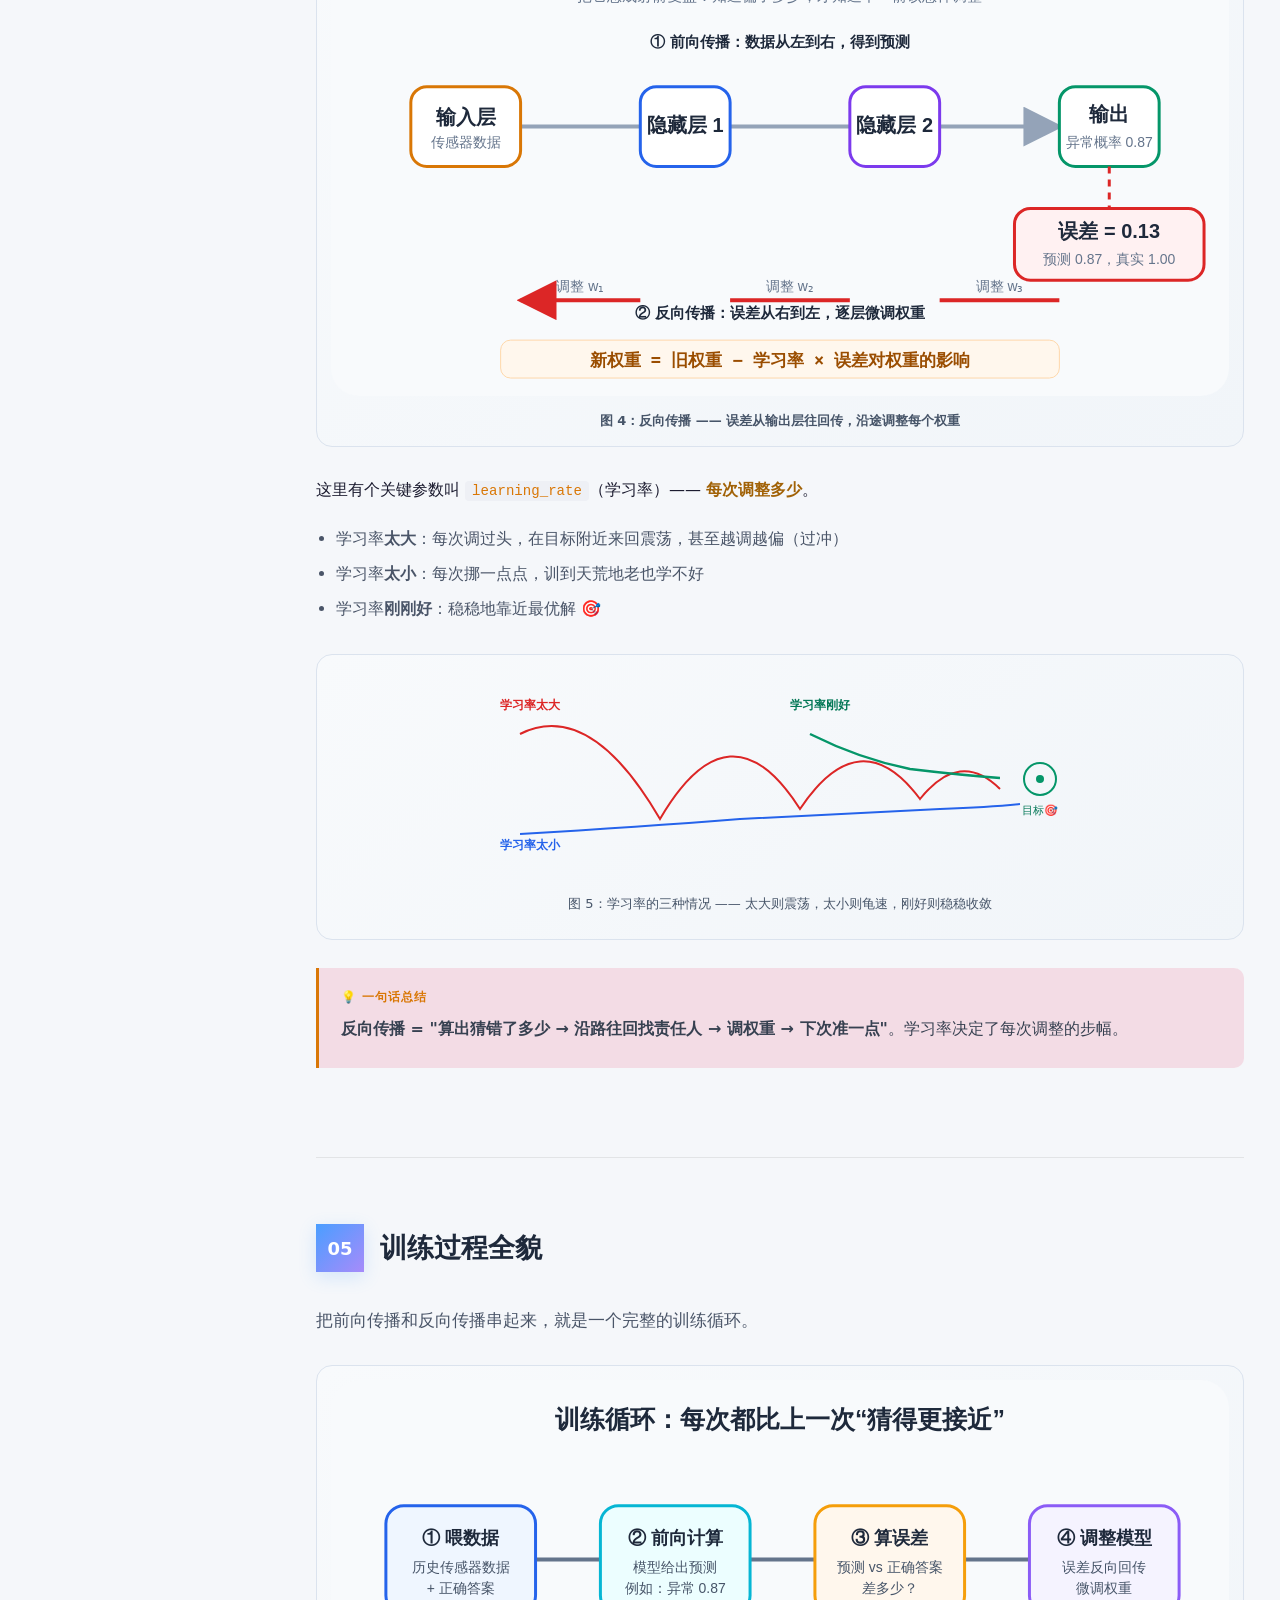
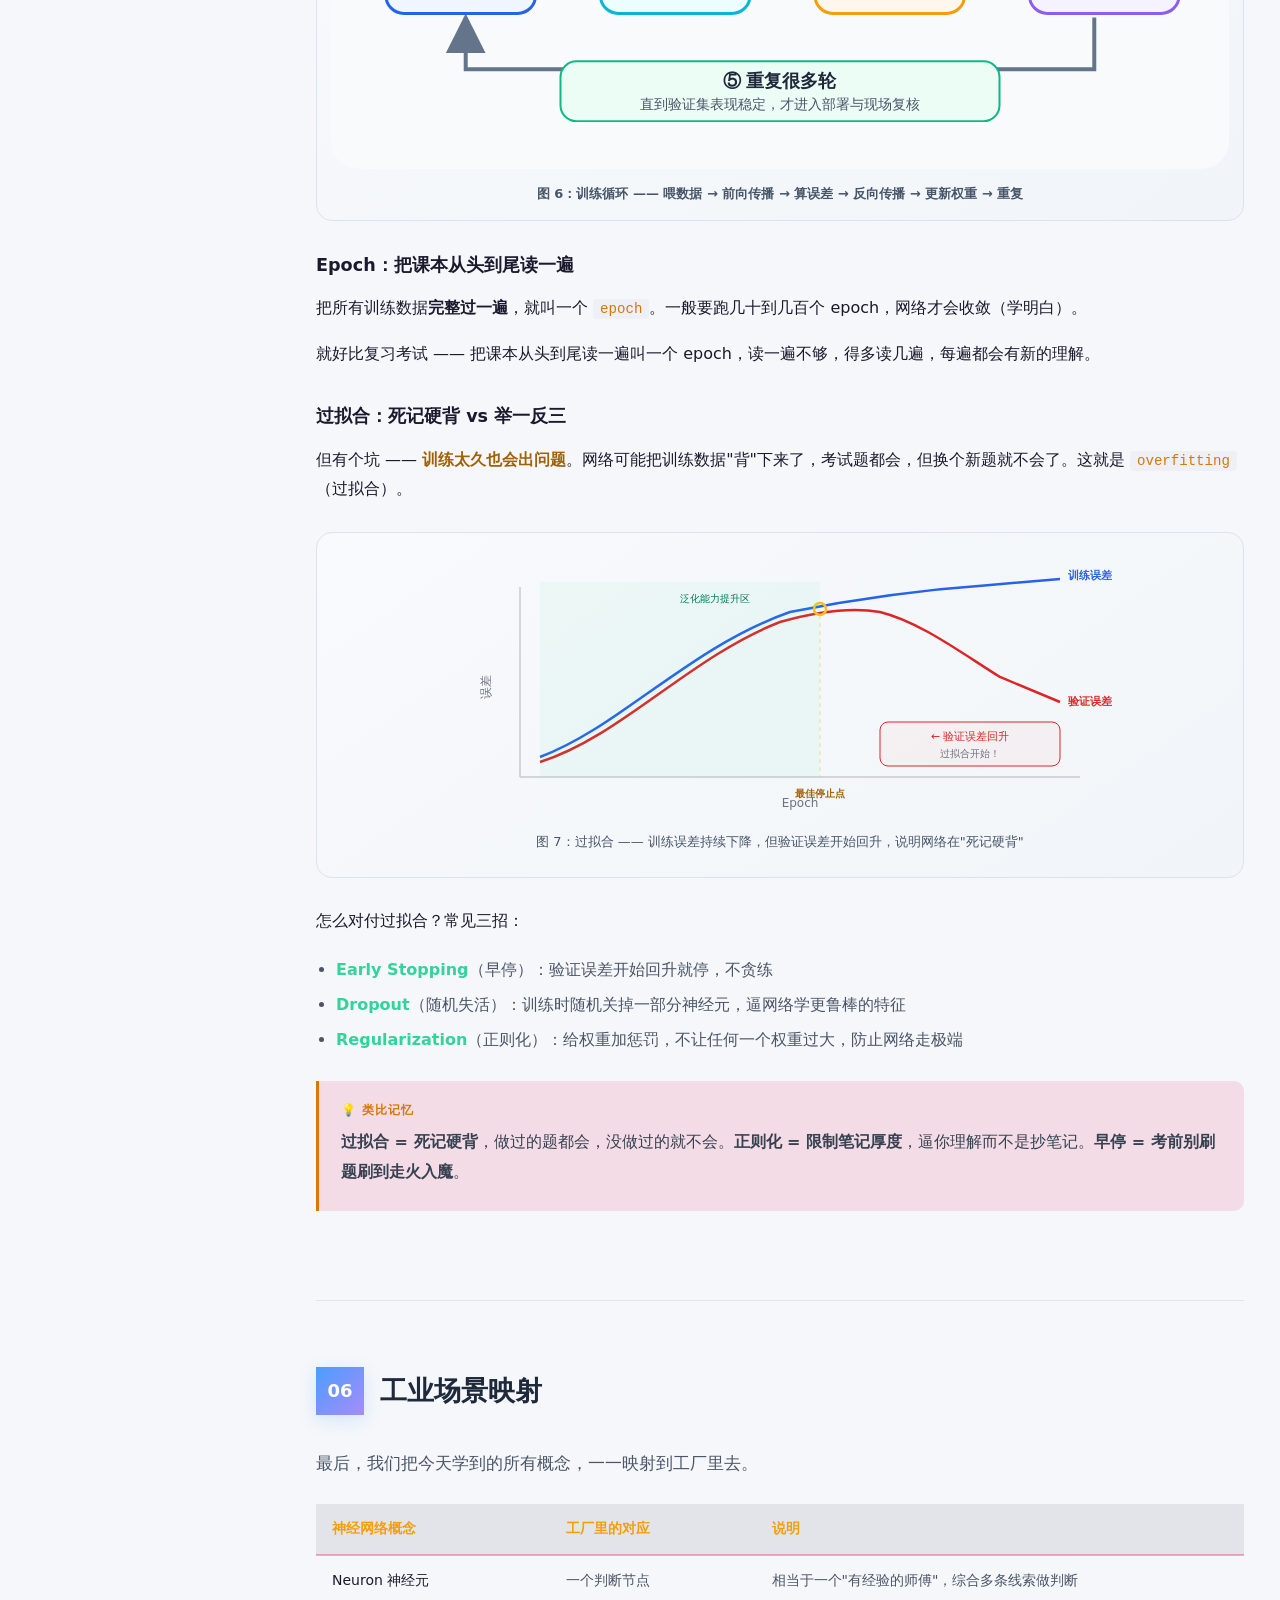
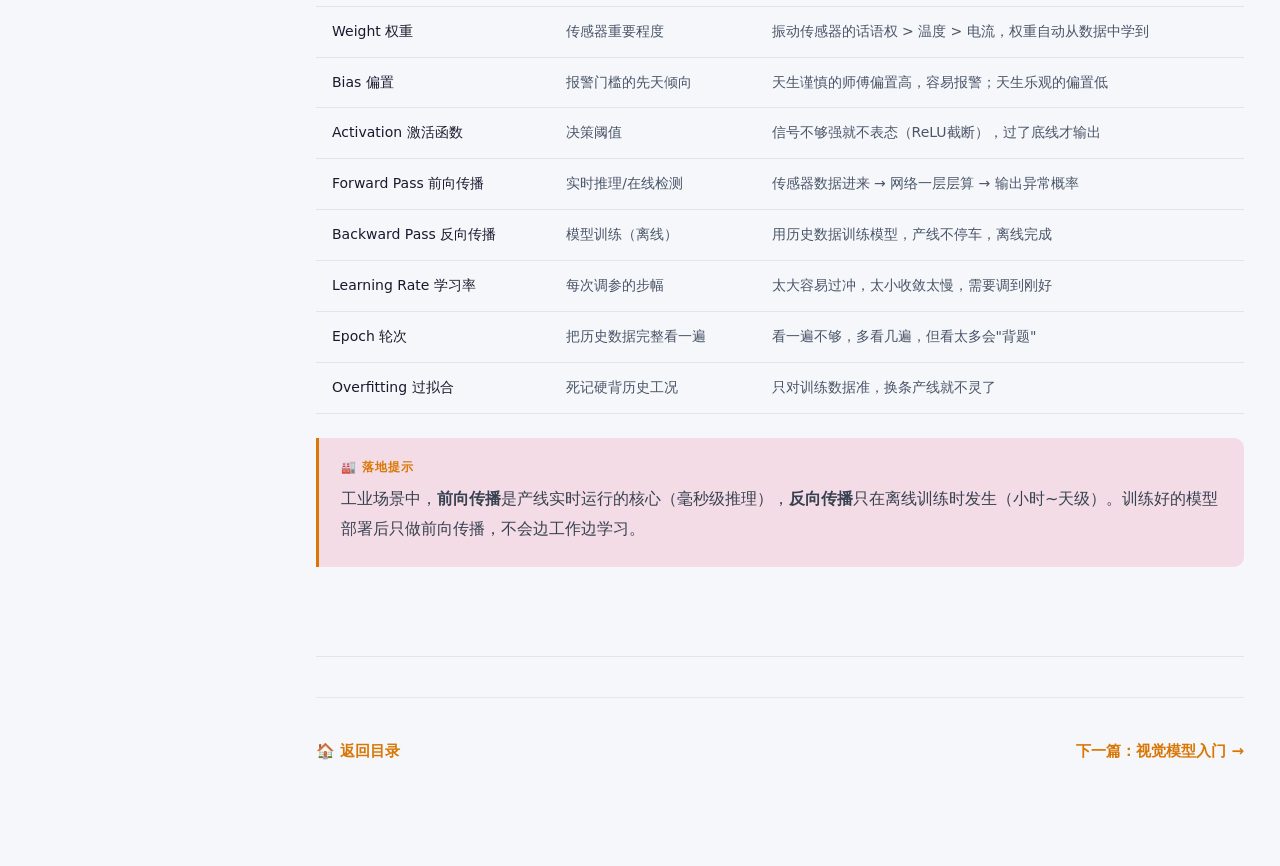
<file: base_infos/工业算法入门/01_从零看懂神经网络.html>
<!DOCTYPE html>
<html lang="zh-CN">
<head>
<meta charset="UTF-8">
<meta name="viewport" content="width=device-width, initial-scale=1.0">
<title>从零看懂神经网络 · 工业AI算法教程 第一讲</title>
<style>
:root {
  --bg: #f8f9fc;
  --bg2: #eef0f5;
  --bg3: #e2e4ea;
  --text: #1a1a2e;
  --text2: #4a5568;
  --accent: #d97706;
  --accent2: #f59e0b;
  --accent-dim: rgba(225,29,72,0.12);
  --accent-border: rgba(225,29,72,0.35);
  --code-bg: #eef0f5;
  --border: rgba(0,0,0,0.08);
  --success: #34d399;
  --danger: #f87171;
  --info: #60a5fa;
}

*, *::before, *::after { box-sizing: border-box; margin: 0; padding: 0; }

html { scroll-behavior: smooth; }

body {
  background: var(--bg);
  color: var(--text);
  font-family: system-ui, -apple-system, "PingFang SC", "Noto Sans SC", "Microsoft YaHei", sans-serif;
  line-height: 1.85;
  font-size: 16px;
  -webkit-font-smoothing: antialiased; color-scheme: light;
}

.page {
  max-width: 800px;
  margin: 0 auto;
  padding: 0 24px 80px;
}

/* ── Hero ── */
.hero {
  text-align: center;
  padding: 72px 0 48px;
  border-bottom: 1px solid var(--border);
  background: linear-gradient(180deg, #e8ecf4 0%, #f2f4f9 100%);
}
.hero .series-tag {
  display: inline-block;
  font-size: 12px;
  letter-spacing: 2px;
  text-transform: uppercase;
  color: var(--accent);
  background: var(--accent-dim);
  border: 1px solid var(--accent-border);
  border-radius: 20px;
  padding: 4px 16px;
  margin-bottom: 20px;
}
.hero h1 {
  font-size: 2.4rem;
  font-weight: 800;
  line-height: 1.3;
  background: linear-gradient(135deg, #1a1a2e 30%, var(--accent));
  -webkit-background-clip: text;
  -webkit-text-fill-color: transparent;
  background-clip: text;
  margin-bottom: 12px;
}
.hero .subtitle {
  font-size: 1.05rem;
  color: var(--text2);
}
.hero .meta {
  margin-top: 24px;
  font-size: 13px;
  color: var(--text2);
}
.hero .meta span { margin: 0 8px; }

/* ── Section ── */
.section {
  padding: 56px 0;
  border-bottom: 1px solid var(--border);
}
.section:nth-child(even) { background: rgba(0,0,0,0.015); }
.section-header {
  display: flex;
  align-items: center;
  gap: 16px;
  margin-bottom: 32px;
}
.badge {
  flex-shrink: 0;
  width: 48px; height: 48px;
  border-radius: 14px;
  background: linear-gradient(135deg, var(--accent), #d97706);
  color: #000;
  font-size: 18px;
  font-weight: 800;
  display: flex;
  align-items: center;
  justify-content: center;
  box-shadow: 0 4px 20px var(--accent-dim);
}
.section-header h2 {
  font-size: 1.5rem;
  font-weight: 700;
  color: #1a1a2e;
}

/* ── Text ── */
p { margin-bottom: 16px; color: var(--text); }
.lead { font-size: 1.08rem; color: var(--text2); }
.strong { color: var(--accent2); font-weight: 600; }
code, .code {
  font-family: "SF Mono", "Fira Code", "Cascadia Code", monospace;
  background: var(--code-bg);
  color: var(--accent);
  padding: 2px 7px;
  border-radius: 4px;
  font-size: 0.88em;
}

/* ── Insight box ── */
.insight {
  border-left: 3px solid var(--accent);
  background: var(--accent-dim);
  border-radius: 0 10px 10px 0;
  padding: 18px 22px;
  margin: 24px 0;
}
.insight .insight-label {
  font-size: 12px;
  font-weight: 700;
  color: var(--accent);
  text-transform: uppercase;
  letter-spacing: 1px;
  margin-bottom: 6px;
}
.insight p { margin-bottom: 6px; color: #374151; }

/* ── Warning box ── */
.warning {
  border-left: 3px solid var(--danger);
  background: rgba(248,113,113,0.08);
  border-radius: 0 10px 10px 0;
  padding: 18px 22px;
  margin: 24px 0;
}
.warning .warning-label {
  font-size: 12px;
  font-weight: 700;
  color: var(--danger);
  text-transform: uppercase;
  letter-spacing: 1px;
  margin-bottom: 6px;
}

/* ── SVG container ── */
.diagram {
  background: var(--bg2);
  border: 1px solid var(--border);
  border-radius: 14px;
  padding: 24px 12px;
  margin: 28px 0;
  overflow-x: auto;
}
.diagram svg { display: block; margin: 0 auto; }
.diagram .caption {
  text-align: center;
  font-size: 13px;
  color: var(--text2);
  margin-top: 14px;
}

/* ── Table ── */
.table-wrap {
  overflow-x: auto;
  margin: 24px 0;
}
table {
  width: 100%;
  border-collapse: collapse;
  font-size: 14px;
}
th {
  text-align: left;
  padding: 12px 16px;
  background: var(--bg3);
  color: var(--accent2);
  font-weight: 600;
  border-bottom: 2px solid var(--accent-border);
  white-space: nowrap;
}
td {
  padding: 12px 16px;
  border-bottom: 1px solid var(--border);
  color: var(--text2);
}
tr:hover td { background: rgba(0,0,0,0.02); }
td:first-child { color: var(--text); font-weight: 500; white-space: nowrap; }

/* ── Step list ── */
.steps {
  list-style: none;
  counter-reset: step;
  margin: 20px 0;
  padding: 0;
}
.steps li {
  counter-increment: step;
  padding: 12px 0 12px 52px;
  position: relative;
  color: var(--text2);
}
.steps li::before {
  content: counter(step);
  position: absolute;
  left: 0; top: 12px;
  width: 34px; height: 34px;
  border-radius: 50%;
  background: var(--bg3);
  border: 2px solid var(--accent-border);
  color: var(--accent);
  font-weight: 700;
  font-size: 14px;
  display: flex;
  align-items: center;
  justify-content: center;
}
.steps li:not(:last-child)::after {
  content: '';
  position: absolute;
  left: 16px; top: 50px;
  width: 2px;
  height: calc(100% - 50px);
  background: var(--border);
}

/* ── Nav footer ── */
.nav-footer {
  display: flex;
  justify-content: space-between;
  align-items: center;
  padding: 40px 0 20px;
  border-top: 1px solid var(--border);
  margin-top: 40px;
}
.nav-footer a {
  color: var(--accent);
  text-decoration: none;
  font-weight: 600;
  font-size: 15px;
  transition: color .2s;
}
.nav-footer a:hover { color: var(--accent2); text-decoration: underline; }
.nav-footer .home { color: var(--text2); font-size: 13px; }

/* ── Responsive ── */
@media (max-width: 600px) {
  .hero h1 { font-size: 1.7rem; }
  .badge { width: 40px; height: 40px; font-size: 15px; border-radius: 10px; }
  .section-header h2 { font-size: 1.2rem; }
  .diagram { padding: 16px 4px; }
}
</style>
<link rel="stylesheet" href="course-ui.css">
</head>
<body class="has-course-sidebar"><aside class="course-sidebar"><div class="course-side-head"><div class="day">第 1 讲 / 基础</div><h2>从零看懂神经网络</h2><p>20 分钟 · 建立模型直觉</p></div><div class="course-side-group"><div class="course-side-title">本讲章节</div><a class="course-side-link active" href="#s1">01 神经元</a><a class="course-side-link" href="#s2">02 组成网络</a><a class="course-side-link" href="#s3">03 前向传播</a><a class="course-side-link" href="#s4">04 反向传播</a><a class="course-side-link" href="#s5">05 训练循环</a><a class="course-side-link" href="#s6">06 工业映射</a></div><div class="course-side-group"><div class="course-side-title">课程路径</div><a class="course-side-link" href="index.html">学习路径</a><a class="course-side-link" href="02_视觉模型入门.html">下一讲：视觉</a><a class="course-side-link" href="06_算法与资讯雷达.html">前沿雷达</a></div></aside>
<nav class="course-nav"><div class="brand">工业算法<i>×</i>入门</div><a href="index.html">课程地图</a><a href="02_视觉模型入门.html">下一讲：视觉</a><a href="06_算法与资讯雷达.html">资讯雷达</a></nav>
<div class="page">

<!-- ════════════════ HERO ════════════════ -->
<header class="hero">
  <div class="series-tag">工业AI算法教程 · 第一讲</div>
  <h1>从零看懂神经网络</h1>
  <p class="subtitle">不用公式，只用直觉 —— 从一个"投票器"开始，搞懂深度学习的全部骨架</p>
  <div class="meta">
    <span>📖 20 分钟阅读</span>
    <span>🎯 零基础友好</span>
    <span>🏭 工业场景贯穿</span>
  </div>
</header>

<!-- ════════════════ SECTION 1 ════════════════ -->
<section class="section" id="s1">
  <div class="section-header">
    <div class="badge">01</div>
    <h2>一个神经元在干什么？</h2>
  </div>

  <p class="lead">别被"神经网络"四个字吓住。我们先拆到最小单位 —— <strong class="strong">一个神经元</strong>。搞懂它，后面的都是在叠积木。</p>

  <p>想象你是一个车间主任，手底下有三个传感器值班员：一个量温度，一个量振动，一个量电流。每天他们都来向你汇报数据，你要拍板："这台设备正不正常？"</p>

  <p>但问题是 —— 三个人的<strong class="strong">话语权不一样</strong>。振动那哥们经验最老到，他说的话你得重点听；温度还行，参考参考；电流的新来的，听听就好。在神经网络里，这个"话语权"就叫 <code>weight</code>（权重）。</p>

  <p>你心里还有个倾向 —— 你这个人天生比较谨慎，稍微有点不对就想报警。这个天生的倾向，叫 <code>bias</code>（偏置）。</p>

  <p>好，现在三个人的意见汇总到一起，加上你自己的倾向，算出一个总分数。但你还不是马上就喊"异常"——<strong class="strong">只有分数高到一定程度，你才会表态</strong>。这个"表态规则"，就是 <code>activation function</code>（激活函数）。</p>

  <!-- ── SVG: 单个神经元 ── -->
  <div class="diagram">
    <svg width="720" height="340" viewBox="0 0 720 340" xmlns="http://www.w3.org/2000/svg">
      <!-- Input nodes -->
      <circle cx="60" cy="80" r="28" fill="#ffffff" stroke="#d97706" stroke-width="2"/>
      <text x="60" y="76" text-anchor="middle" fill="#f59e0b" font-size="12" font-weight="600">温度</text>
      <text x="60" y="92" text-anchor="middle" fill="#6b7280" font-size="11">x₁</text>

      <circle cx="60" cy="170" r="28" fill="#ffffff" stroke="#d97706" stroke-width="2"/>
      <text x="60" y="166" text-anchor="middle" fill="#f59e0b" font-size="12" font-weight="600">振动</text>
      <text x="60" y="182" text-anchor="middle" fill="#6b7280" font-size="11">x₂</text>

      <circle cx="60" cy="260" r="28" fill="#ffffff" stroke="#d97706" stroke-width="2"/>
      <text x="60" y="256" text-anchor="middle" fill="#f59e0b" font-size="12" font-weight="600">电流</text>
      <text x="60" y="272" text-anchor="middle" fill="#6b7280" font-size="11">x₃</text>

      <!-- Weight labels on lines -->
      <line x1="88" y1="80" x2="290" y2="160" stroke="#d97706" stroke-width="2" opacity="0.85"/>
      <rect x="155" y="98" width="52" height="22" rx="4" fill="#ffffff" stroke="#d97706" stroke-width="1" opacity="1"/>
      <text x="181" y="114" text-anchor="middle" fill="#d97706" font-size="12" font-weight="700">w₁</text>

      <line x1="88" y1="170" x2="290" y2="170" stroke="#d97706" stroke-width="3" opacity="1"/>
      <rect x="155" y="148" width="52" height="22" rx="4" fill="#ffffff" stroke="#d97706" stroke-width="1"/>
      <text x="181" y="164" text-anchor="middle" fill="#d97706" font-size="12" font-weight="700">w₂ ×3</text>

      <line x1="88" y1="260" x2="290" y2="180" stroke="#d97706" stroke-width="1" opacity="0.6" stroke-dasharray="4 3"/>
      <rect x="155" y="224" width="52" height="22" rx="4" fill="#ffffff" stroke="#d97706" stroke-width="1" opacity="0.85"/>
      <text x="181" y="240" text-anchor="middle" fill="#d97706" font-size="12" font-weight="700">w₃</text>

      <!-- Sum node -->
      <circle cx="320" cy="170" r="30" fill="#ffffff" stroke="#2563eb" stroke-width="2"/>
      <text x="320" y="166" text-anchor="middle" fill="#2563eb" font-size="18" font-weight="700">Σ</text>
      <text x="320" y="182" text-anchor="middle" fill="#6b7280" font-size="10">+b</text>

      <!-- Arrow sum → ReLU -->
      <line x1="350" y1="170" x2="420" y2="170" stroke="#2563eb" stroke-width="2" marker-end="url(#arrowBlue)"/>
      <text x="385" y="162" text-anchor="middle" fill="#6b7280" font-size="11">z = Σwᵢxᵢ+b</text>

      <!-- ReLU box -->
      <rect x="420" y="135" width="100" height="70" rx="12" fill="#ffffff" stroke="#059669" stroke-width="2"/>
      <text x="470" y="164" text-anchor="middle" fill="#059669" font-size="14" font-weight="700">ReLU</text>
      <text x="470" y="182" text-anchor="middle" fill="#6b7280" font-size="11">max(0, z)</text>

      <!-- Arrow ReLU → output -->
      <line x1="520" y1="170" x2="590" y2="170" stroke="#059669" stroke-width="2" marker-end="url(#arrowGreen)"/>

      <!-- Output node -->
      <circle cx="630" cy="170" r="32" fill="#ffffff" stroke="#dc2626" stroke-width="2.5"/>
      <text x="630" y="166" text-anchor="middle" fill="#dc2626" font-size="13" font-weight="700">异常</text>
      <text x="630" y="182" text-anchor="middle" fill="#6b7280" font-size="11">y</text>

      <!-- Small ReLU curve illustration -->
      <g transform="translate(410, 235)">
        <rect x="0" y="0" width="130" height="90" rx="8" fill="#f0f1f5" stroke="#c8cad0" stroke-width="1"/>
        <text x="65" y="18" text-anchor="middle" fill="#6b7280" font-size="10">ReLU 激活函数</text>
        <line x1="15" y1="75" x2="115" y2="75" stroke="#c8cad0" stroke-width="1"/>
        <line x1="65" y1="25" x2="65" y2="80" stroke="#c8cad0" stroke-width="1"/>
        <line x1="65" y1="75" x2="110" y2="35" stroke="#059669" stroke-width="2.5"/>
        <line x1="65" y1="75" x2="25" y2="75" stroke="#059669" stroke-width="2.5"/>
        <text x="100" y="50" fill="#059669" font-size="9">z&gt;0 → z</text>
        <text x="25" y="68" fill="#9ca3af" font-size="9">z≤0 → 0</text>
      </g>

      <!-- Arrow markers -->
      <defs>
        <marker id="arrowBlue" markerWidth="8" markerHeight="8" refX="8" refY="4" orient="auto">
          <path d="M0,0 L8,4 L0,8" fill="#2563eb"/>
        </marker>
        <marker id="arrowGreen" markerWidth="8" markerHeight="8" refX="8" refY="4" orient="auto">
          <path d="M0,0 L8,4 L0,8" fill="#059669"/>
        </marker>
      </defs>
    </svg>
    <div class="caption">图 1：单个神经元的工作流程 —— 加权求和 → 加偏置 → ReLU激活 → 输出</div>
  </div>

  <p>让我们用工厂的语言重新说一遍：</p>

  <ol class="steps">
    <li><strong>三个传感器</strong>分别报来温度 x₁、振动 x₂、电流 x₃</li>
    <li>每个信号乘上对应的<strong>权重</strong> w₁、w₂、w₃（谁更重要，权重就更大）</li>
    <li>全部<strong>加起来</strong>，再补一个偏置 b，得到总分 z = w₁x₁ + w₂x₂ + w₃x₃ + b</li>
    <li>把 z 送进 ReLU：<strong>小于 0 就当 0，大于 0 原样输出</strong></li>
    <li>最终输出 y —— 高了就说"异常"，低了就"正常"</li>
  </ol>

  <div class="insight">
    <div class="insight-label">💡 核心直觉</div>
    <p><strong>权重 = 每个输入的话语权</strong>，偏置 = 天生偏好，激活函数 = "过了我的底线我才表态"。</p>
    <p>一个神经元做的事情，本质上就是：<code>output = activation( Σ weight × input + bias )</code></p>
  </div>
</section>

<!-- ════════════════ SECTION 2 ════════════════ -->
<section class="section" id="s2">
  <div class="section-header">
    <div class="badge">02</div>
    <h2>把神经元串成网络</h2>
  </div>

  <p class="lead">一个神经元只能做简单判断。但把几百个神经元连成网络，就能学会非常复杂的模式。</p>

  <p>还记得刚才的例子吗？一个神经元看三个传感器，做一次判断。但现实中，"设备异常"不是单一信号能判定的 —— <strong class="strong">温度升高</strong>本身不说明问题，<strong class="strong">温度升高同时振动变大</strong>才值得警惕，而如果<strong class="strong">电流也飘了</strong>，那基本就可以定性了。</p>

  <p>所以我们需要<strong class="strong">多层神经元</strong>来逐级提取信息：</p>

  <ul class="steps">
    <li><strong>输入层</strong>：原始信号直接进来（传感器数据）</li>
    <li><strong>隐藏层</strong>：第一层看细节，第二层看组合……</li>
    <li><strong>输出层</strong>：综合所有线索，下最终结论</li>
  </ul>

  <!-- ── SVG: 3层网络 ── -->
  <div class="diagram">
    <svg width="720" height="400" viewBox="0 0 720 400" xmlns="http://www.w3.org/2000/svg">
      <!-- Input layer -->
      <g>
        <circle cx="100" cy="100" r="22" fill="#ffffff" stroke="#d97706" stroke-width="2"/>
        <text x="100" y="104" text-anchor="middle" fill="#f59e0b" font-size="11" font-weight="600">温度</text>
        <circle cx="100" cy="200" r="22" fill="#ffffff" stroke="#d97706" stroke-width="2"/>
        <text x="100" y="204" text-anchor="middle" fill="#f59e0b" font-size="11" font-weight="600">振动</text>
        <circle cx="100" cy="300" r="22" fill="#ffffff" stroke="#d97706" stroke-width="2"/>
        <text x="100" y="304" text-anchor="middle" fill="#f59e0b" font-size="11" font-weight="600">电流</text>
        <text x="100" y="368" text-anchor="middle" fill="#6b7280" font-size="12" font-weight="600">输入层</text>
        <text x="100" y="384" text-anchor="middle" fill="#9ca3af" font-size="10">原始信号</text>
      </g>

      <!-- Hidden layer 1 -->
      <g>
        <circle cx="300" cy="80" r="20" fill="#ffffff" stroke="#2563eb" stroke-width="2"/>
        <circle cx="300" cy="160" r="20" fill="#ffffff" stroke="#2563eb" stroke-width="2"/>
        <circle cx="300" cy="240" r="20" fill="#ffffff" stroke="#2563eb" stroke-width="2"/>
        <circle cx="300" cy="320" r="20" fill="#ffffff" stroke="#2563eb" stroke-width="2"/>
        <text x="300" y="84" text-anchor="middle" fill="#2563eb" font-size="9" font-weight="600">h₁</text>
        <text x="300" y="164" text-anchor="middle" fill="#2563eb" font-size="9" font-weight="600">h₂</text>
        <text x="300" y="244" text-anchor="middle" fill="#2563eb" font-size="9" font-weight="600">h₃</text>
        <text x="300" y="324" text-anchor="middle" fill="#2563eb" font-size="9" font-weight="600">h₄</text>
        <text x="300" y="368" text-anchor="middle" fill="#6b7280" font-size="12" font-weight="600">隐藏层 1</text>
        <text x="300" y="384" text-anchor="middle" fill="#9ca3af" font-size="10">看细节</text>
      </g>

      <!-- Hidden layer 2 -->
      <g>
        <circle cx="490" cy="130" r="20" fill="#ffffff" stroke="#7c3aed" stroke-width="2"/>
        <circle cx="490" cy="210" r="20" fill="#ffffff" stroke="#7c3aed" stroke-width="2"/>
        <circle cx="490" cy="290" r="20" fill="#ffffff" stroke="#7c3aed" stroke-width="2"/>
        <text x="490" y="134" text-anchor="middle" fill="#7c3aed" font-size="9" font-weight="600">h₁'</text>
        <text x="490" y="214" text-anchor="middle" fill="#7c3aed" font-size="9" font-weight="600">h₂'</text>
        <text x="490" y="294" text-anchor="middle" fill="#7c3aed" font-size="9" font-weight="600">h₃'</text>
        <text x="490" y="368" text-anchor="middle" fill="#6b7280" font-size="12" font-weight="600">隐藏层 2</text>
        <text x="490" y="384" text-anchor="middle" fill="#9ca3af" font-size="10">看组合</text>
      </g>

      <!-- Output layer -->
      <g>
        <circle cx="650" cy="160" r="24" fill="#ffffff" stroke="#059669" stroke-width="2.5"/>
        <text x="650" y="155" text-anchor="middle" fill="#059669" font-size="10" font-weight="700">正常</text>
        <text x="650" y="168" text-anchor="middle" fill="#6b7280" font-size="9">0.13</text>
        <circle cx="650" cy="250" r="24" fill="#ffffff" stroke="#dc2626" stroke-width="2.5"/>
        <text x="650" y="245" text-anchor="middle" fill="#dc2626" font-size="10" font-weight="700">异常</text>
        <text x="650" y="258" text-anchor="middle" fill="#6b7280" font-size="9">0.87</text>
        <text x="650" y="368" text-anchor="middle" fill="#6b7280" font-size="12" font-weight="600">输出层</text>
        <text x="650" y="384" text-anchor="middle" fill="#9ca3af" font-size="10">下结论</text>
      </g>

      <!-- Connections: Input → Hidden1 -->
      <g opacity="0.5" stroke="#d97706" stroke-width="1">
        <line x1="122" y1="100" x2="280" y2="80"/>
        <line x1="122" y1="100" x2="280" y2="160"/>
        <line x1="122" y1="100" x2="280" y2="240"/>
        <line x1="122" y1="100" x2="280" y2="320"/>
        <line x1="122" y1="200" x2="280" y2="80"/>
        <line x1="122" y1="200" x2="280" y2="160"/>
        <line x1="122" y1="200" x2="280" y2="240"/>
        <line x1="122" y1="200" x2="280" y2="320"/>
        <line x1="122" y1="300" x2="280" y2="80"/>
        <line x1="122" y1="300" x2="280" y2="160"/>
        <line x1="122" y1="300" x2="280" y2="240"/>
        <line x1="122" y1="300" x2="280" y2="320"/>
      </g>
      <!-- Highlight key connections -->
      <line x1="122" y1="100" x2="280" y2="80" stroke="#d97706" stroke-width="2.5" opacity="0.85"/>
      <line x1="122" y1="200" x2="280" y2="160" stroke="#d97706" stroke-width="2.5" opacity="1"/>
      <line x1="122" y1="200" x2="280" y2="80" stroke="#d97706" stroke-width="2" opacity="0.6"/>

      <!-- Connections: Hidden1 → Hidden2 -->
      <g opacity="0.6" stroke="#2563eb" stroke-width="1">
        <line x1="320" y1="80" x2="470" y2="130"/>
        <line x1="320" y1="80" x2="470" y2="210"/>
        <line x1="320" y1="80" x2="470" y2="290"/>
        <line x1="320" y1="160" x2="470" y2="130"/>
        <line x1="320" y1="160" x2="470" y2="210"/>
        <line x1="320" y1="160" x2="470" y2="290"/>
        <line x1="320" y1="240" x2="470" y2="130"/>
        <line x1="320" y1="240" x2="470" y2="210"/>
        <line x1="320" y1="240" x2="470" y2="290"/>
        <line x1="320" y1="320" x2="470" y2="130"/>
        <line x1="320" y1="320" x2="470" y2="210"/>
        <line x1="320" y1="320" x2="470" y2="290"/>
      </g>
      <line x1="320" y1="80" x2="470" y2="130" stroke="#2563eb" stroke-width="2" opacity="0.85"/>
      <line x1="320" y1="160" x2="470" y2="210" stroke="#2563eb" stroke-width="2.5" opacity="0.8"/>

      <!-- Connections: Hidden2 → Output -->
      <g opacity="0.6" stroke="#7c3aed" stroke-width="1">
        <line x1="510" y1="130" x2="626" y2="160"/>
        <line x1="510" y1="130" x2="626" y2="250"/>
        <line x1="510" y1="210" x2="626" y2="160"/>
        <line x1="510" y1="210" x2="626" y2="250"/>
        <line x1="510" y1="290" x2="626" y2="160"/>
        <line x1="510" y1="290" x2="626" y2="250"/>
      </g>
      <line x1="510" y1="210" x2="626" y2="250" stroke="#7c3aed" stroke-width="2.5" opacity="0.8"/>
      <line x1="510" y1="290" x2="626" y2="250" stroke="#7c3aed" stroke-width="2" opacity="0.6"/>

      <!-- Flow direction arrow -->
      <line x1="140" y1="30" x2="620" y2="30" stroke="#c8cad0" stroke-width="1" stroke-dasharray="6 4" marker-end="url(#arrowGray)"/>
      <text x="380" y="25" text-anchor="middle" fill="#9ca3af" font-size="10">数据流动方向 →</text>
      <defs>
        <marker id="arrowGray" markerWidth="8" markerHeight="8" refX="8" refY="4" orient="auto">
          <path d="M0,0 L8,4 L0,8" fill="#9ca3af"/>
        </marker>
      </defs>
    </svg>
    <div class="caption">图 2：三层神经网络 —— 输入层看原始信号，隐藏层1看细节特征，隐藏层2看特征组合，输出层下最终结论</div>
  </div>

  <div class="insight">
    <div class="insight-label">🏭 工厂类比</div>
    <p>就像一条<strong>质检流水线</strong>：第一道工位看线头（单个信号异常），第二道看布纹（信号组合是否合理），最后一道判定合格/不合格（下结论）。</p>
    <p>每一层都在做"从低级到高级"的特征抽象 —— <strong>第一层看细节，中间层看组合，最后一层下结论</strong>。</p>
  </div>
</section>

<!-- ════════════════ SECTION 3 ════════════════ -->
<section class="section" id="s3">
  <div class="section-header">
    <div class="badge">03</div>
    <h2>前向传播 — 数据怎么流过网络</h2>
  </div>

  <p class="lead">现在，让我们跟着一组真实数据，完整走一遍网络。这一步叫 <code>forward propagation</code>（前向传播）。</p>

  <p>假设当前设备读数：</p>
  <ul style="list-style:none; margin:12px 0 20px 20px; color:var(--text2);">
    <li>🌡️ 温度 x₁ = <strong class="strong">85</strong>°C（偏高）</li>
    <li>📡 振动 x₂ = <strong class="strong">0.3</strong>mm/s（偏高）</li>
    <li>⚡ 电流 x₃ = <strong class="strong">12</strong>A（正常）</li>
  </ul>

  <!-- ── SVG: 前向传播带数字 ── -->
  <div class="diagram">
    <svg width="720" height="380" viewBox="0 0 720 380" xmlns="http://www.w3.org/2000/svg">
      <!-- Input values -->
      <rect x="30" y="60" width="110" height="36" rx="8" fill="#ffffff" stroke="#d97706" stroke-width="1.5"/>
      <text x="85" y="83" text-anchor="middle" fill="#f59e0b" font-size="13" font-weight="600">x₁ = 85</text>
      <rect x="30" y="140" width="110" height="36" rx="8" fill="#ffffff" stroke="#d97706" stroke-width="1.5"/>
      <text x="85" y="163" text-anchor="middle" fill="#f59e0b" font-size="13" font-weight="600">x₂ = 0.3</text>
      <rect x="30" y="220" width="110" height="36" rx="8" fill="#ffffff" stroke="#d97706" stroke-width="1.5"/>
      <text x="85" y="243" text-anchor="middle" fill="#f59e0b" font-size="13" font-weight="600">x₃ = 12</text>
      <text x="85" y="310" text-anchor="middle" fill="#6b7280" font-size="12">输入</text>

      <!-- Hidden 1 results -->
      <rect x="260" y="70" width="120" height="40" rx="8" fill="#ffffff" stroke="#2563eb" stroke-width="1.5"/>
      <text x="320" y="86" text-anchor="middle" fill="#2563eb" font-size="10">温度×权重</text>
      <text x="320" y="102" text-anchor="middle" fill="#1a1a2e" font-size="12" font-weight="600">h₁ = ReLU(1.2) = 1.2</text>

      <rect x="260" y="140" width="120" height="40" rx="8" fill="#ffffff" stroke="#2563eb" stroke-width="2"/>
      <text x="320" y="156" text-anchor="middle" fill="#2563eb" font-size="10">振动×权重 ★</text>
      <text x="320" y="172" text-anchor="middle" fill="#1a1a2e" font-size="12" font-weight="600">h₂ = ReLU(3.1) = 3.1</text>

      <rect x="260" y="210" width="120" height="40" rx="8" fill="#ffffff" stroke="#2563eb" stroke-width="1"/>
      <text x="320" y="226" text-anchor="middle" fill="#2563eb" font-size="10">电流×权重</text>
      <text x="320" y="242" text-anchor="middle" fill="#1a1a2e" font-size="12" font-weight="600">h₃ = ReLU(-0.5) = 0</text>

      <text x="320" y="310" text-anchor="middle" fill="#6b7280" font-size="12">隐藏层 1</text>
      <text x="320" y="326" text-anchor="middle" fill="#9ca3af" font-size="10">提取细节特征</text>

      <!-- Hidden 2 results -->
      <rect x="460" y="100" width="140" height="44" rx="8" fill="#ffffff" stroke="#7c3aed" stroke-width="1.5"/>
      <text x="530" y="118" text-anchor="middle" fill="#7c3aed" font-size="10">温度+振动组合</text>
      <text x="530" y="136" text-anchor="middle" fill="#1a1a2e" font-size="12" font-weight="600">h₁' = ReLU(2.8) = 2.8</text>

      <rect x="460" y="190" width="140" height="44" rx="8" fill="#ffffff" stroke="#7c3aed" stroke-width="1.5"/>
      <text x="530" y="208" text-anchor="middle" fill="#7c3aed" font-size="10">振动+电流组合</text>
      <text x="530" y="226" text-anchor="middle" fill="#1a1a2e" font-size="12" font-weight="600">h₂' = ReLU(0.4) = 0.4</text>

      <text x="530" y="310" text-anchor="middle" fill="#6b7280" font-size="12">隐藏层 2</text>
      <text x="530" y="326" text-anchor="middle" fill="#9ca3af" font-size="10">组合特征</text>

      <!-- Output -->
      <rect x="580" y="330" width="130" height="44" rx="12" fill="#ffffff" stroke="#dc2626" stroke-width="2.5"/>
      <text x="645" y="350" text-anchor="middle" fill="#dc2626" font-size="13" font-weight="700">异常概率 = 0.87</text>
      <text x="645" y="368" text-anchor="middle" fill="#6b7280" font-size="10">Sigmoid 输出</text>

      <!-- Flow arrows -->
      <path d="M140,78 Q200,78 260,90" fill="none" stroke="#d97706" stroke-width="1.5" opacity="0.5" marker-end="url(#arrAmber)"/>
      <path d="M140,158 Q200,158 260,160" fill="none" stroke="#d97706" stroke-width="2.5" opacity="0.8" marker-end="url(#arrAmber)"/>
      <path d="M140,238 Q200,220 260,230" fill="none" stroke="#d97706" stroke-width="1" opacity="0.5" marker-end="url(#arrAmber)"/>

      <path d="M380,110 Q420,110 460,120" fill="none" stroke="#2563eb" stroke-width="2" opacity="0.6" marker-end="url(#arrBlue2)"/>
      <path d="M380,170 Q420,160 460,120" fill="none" stroke="#2563eb" stroke-width="2.5" opacity="0.8" marker-end="url(#arrBlue2)"/>
      <path d="M380,170 Q420,190 460,210" fill="none" stroke="#2563eb" stroke-width="1.5" opacity="0.5" marker-end="url(#arrBlue2)"/>

      <path d="M600,122 Q620,260 640,330" fill="none" stroke="#7c3aed" stroke-width="2" opacity="0.5"/>
      <path d="M600,212 Q620,280 640,330" fill="none" stroke="#7c3aed" stroke-width="1.5" opacity="0.6"/>

      <defs>
        <marker id="arrAmber" markerWidth="8" markerHeight="8" refX="8" refY="4" orient="auto">
          <path d="M0,0 L8,4 L0,8" fill="#d97706"/>
        </marker>
        <marker id="arrBlue2" markerWidth="8" markerHeight="8" refX="8" refY="4" orient="auto">
          <path d="M0,0 L8,4 L0,8" fill="#2563eb"/>
        </marker>
      </defs>
    </svg>
    <div class="caption">图 3：前向传播 —— 数据从左到右流过网络，每层依次计算，最终输出异常概率 0.87</div>
  </div>

  <p>注意几个关键细节：</p>
  <ul style="margin-left:20px; color:var(--text2); line-height:2.2;">
    <li>h₃ 的结果变成了 <code>0</code>，因为 ReLU 把负数直接截断了 —— 这意味着"电流信号"在这条路径上<strong>没通过</strong></li>
    <li>h₂ 的值最大（<code>3.1</code>），因为振动信号权重最高 —— 这和"振动最有话语权"的设定吻合</li>
    <li>隐藏层2的组合中，"温度+振动"的值（<code>2.8</code>）远大于"振动+电流"（<code>0.4</code>）—— 网络自己学会了"温度和振动一起异常才最危险"</li>
  </ul>

  <p>最后，输出层用 <code>Sigmoid</code> 函数把结果压到 0~1 之间，得到 <strong class="strong">异常概率 = 0.87</strong>。超过 0.5 就报警！</p>

  <div class="insight">
    <div class="insight-label">💡 关键直觉</div>
    <p>前向传播就是：数据从左到右，一层一层算，每层都在做 <code>加权求和 → 激活</code>，最后输出预测结果。<strong>整个过程没有魔法，只有乘法和加法。</strong></p>
  </div>
</section>

<!-- ════════════════ SECTION 4 ════════════════ -->
<section class="section" id="s4">
  <div class="section-header">
    <div class="badge">04</div>
    <h2>反向传播 — 网络怎么学习</h2>
  </div>

  <p class="lead">网络猜出了 0.87，但真实标签是 1.0（确实异常）。猜得不够准，怎么办？<strong class="strong">往回找原因，调整权重，下次猜准一点。</strong></p>

  <p>这个过程叫 <code>backpropagation</code>（反向传播）。用最直觉的类比：</p>

  <p>🎯 <strong>射箭</strong>：你射了一箭，偏了。看偏了多少（误差），然后调整姿势（权重），再射一箭。反复调整，越射越准。</p>

  <!-- ── SVG: 反向传播 ── -->
  <div class="diagram diagram--redraw">
    <svg width="720" height="360" viewBox="0 0 720 360" xmlns="http://www.w3.org/2000/svg">
      <!-- Forward path (top, faded) -->
      <text x="360" y="30" text-anchor="middle" fill="#9ca3af" font-size="11">← 前向传播（数据流入） → </text>
      <text x="360" y="340" text-anchor="middle" fill="#dc2626" font-size="11">← 反向传播（误差回传） → </text>

      <!-- Input -->
      <rect x="40" y="110" width="90" height="50" rx="10" fill="#ffffff" stroke="#d97706" stroke-width="1.5"/>
      <text x="85" y="140" text-anchor="middle" fill="#f59e0b" font-size="13" font-weight="600">输入层</text>

      <!-- Hidden 1 -->
      <rect x="230" y="110" width="90" height="50" rx="10" fill="#ffffff" stroke="#2563eb" stroke-width="1.5"/>
      <text x="275" y="140" text-anchor="middle" fill="#2563eb" font-size="13" font-weight="600">隐藏层 1</text>

      <!-- Hidden 2 -->
      <rect x="420" y="110" width="90" height="50" rx="10" fill="#ffffff" stroke="#7c3aed" stroke-width="1.5"/>
      <text x="465" y="140" text-anchor="middle" fill="#7c3aed" font-size="13" font-weight="600">隐藏层 2</text>

      <!-- Output -->
      <rect x="600" y="110" width="90" height="50" rx="10" fill="#ffffff" stroke="#059669" stroke-width="2"/>
      <text x="645" y="134" text-anchor="middle" fill="#059669" font-size="13" font-weight="600">输出</text>
      <text x="645" y="152" text-anchor="middle" fill="#6b7280" font-size="10">0.87</text>

      <!-- Forward arrows -->
      <line x1="130" y1="135" x2="230" y2="135" stroke="#c8cad0" stroke-width="2" marker-end="url(#arrG)"/>
      <line x1="320" y1="135" x2="420" y2="135" stroke="#c8cad0" stroke-width="2" marker-end="url(#arrG)"/>
      <line x1="510" y1="135" x2="600" y2="135" stroke="#c8cad0" stroke-width="2" marker-end="url(#arrG)"/>

      <!-- Error box -->
      <rect x="580" y="195" width="130" height="55" rx="10" fill="rgba(248,113,113,0.1)" stroke="#dc2626" stroke-width="2"/>
      <text x="645" y="216" text-anchor="middle" fill="#dc2626" font-size="12" font-weight="700">误差 = 0.13</text>
      <text x="645" y="236" text-anchor="middle" fill="#6b7280" font-size="10">预测0.87 vs 真实1.0</text>
      <line x1="645" y1="160" x2="645" y2="195" stroke="#dc2626" stroke-width="2" stroke-dasharray="4 3"/>

      <!-- Backward arrows (red) -->
      <line x1="600" y1="240" x2="510" y2="260" stroke="#dc2626" stroke-width="2.5" marker-end="url(#arrRed)"/>
      <text x="560" y="240" fill="#dc2626" font-size="10" font-weight="600">调 w₃</text>

      <line x1="420" y1="270" x2="320" y2="260" stroke="#dc2626" stroke-width="2.5" marker-end="url(#arrRed)"/>
      <text x="375" y="258" fill="#dc2626" font-size="10" font-weight="600">调 w₂</text>

      <line x1="230" y1="270" x2="130" y2="260" stroke="#dc2626" stroke-width="2.5" marker-end="url(#arrRed)"/>
      <text x="185" y="258" fill="#dc2626" font-size="10" font-weight="600">调 w₁</text>

      <!-- Weight adjustment illustration -->
      <g transform="translate(100, 280)">
        <rect x="0" y="0" width="500" height="50" rx="8" fill="#f0f1f5" stroke="#c8cad0" stroke-width="1"/>
        <text x="20" y="20" fill="#6b7280" font-size="11">权重更新公式：</text>
        <text x="20" y="38" fill="#d97706" font-size="12" font-family="monospace" font-weight="600">w_new = w_old − learning_rate × ∂Error/∂w</text>
      </g>

      <defs>
        <marker id="arrG" markerWidth="8" markerHeight="8" refX="8" refY="4" orient="auto">
          <path d="M0,0 L8,4 L0,8" fill="#9ca3af"/>
        </marker>
        <marker id="arrRed" markerWidth="8" markerHeight="8" refX="8" refY="4" orient="auto">
          <path d="M0,0 L8,4 L0,8" fill="#dc2626"/>
        </marker>
      </defs>
    </svg>
    <img src="diagram/backpropagation-flow.svg" alt="反向传播流程：数据向前流动，误差向后回传并更新权重">
    <div class="caption">图 4：反向传播 —— 误差从输出层往回传，沿途调整每个权重</div>
  </div>

  <p>这里有个关键参数叫 <code>learning_rate</code>（学习率）—— <strong class="strong">每次调整多少</strong>。</p>

  <ul style="margin-left:20px; color:var(--text2); line-height:2.2;">
    <li>学习率<strong>太大</strong>：每次调过头，在目标附近来回震荡，甚至越调越偏（过冲）</li>
    <li>学习率<strong>太小</strong>：每次挪一点点，训到天荒地老也学不好</li>
    <li>学习率<strong>刚刚好</strong>：稳稳地靠近最优解 🎯</li>
  </ul>

  <!-- ── SVG: 学习率对比 ── -->
  <div class="diagram">
    <svg width="680" height="200" viewBox="0 0 680 200" xmlns="http://www.w3.org/2000/svg">
      <!-- Target -->
      <circle cx="600" cy="100" r="16" fill="none" stroke="#059669" stroke-width="2"/>
      <circle cx="600" cy="100" r="4" fill="#059669"/>
      <text x="600" y="135" text-anchor="middle" fill="#059669" font-size="11">目标🎯</text>

      <!-- Too large - oscillating -->
      <g>
        <text x="60" y="30" fill="#dc2626" font-size="12" font-weight="600">学习率太大</text>
        <path d="M80,55 Q150,20 220,140 Q290,20 360,130 Q420,40 480,120 Q520,70 560,110" fill="none" stroke="#dc2626" stroke-width="2"/>
      </g>

      <!-- Too small - slow -->
      <g>
        <text x="60" y="170" fill="#2563eb" font-size="12" font-weight="600">学习率太小</text>
        <path d="M80,155 Q200,148 300,140 Q400,135 500,130 Q550,128 580,125" fill="none" stroke="#2563eb" stroke-width="2"/>
      </g>

      <!-- Just right -->
      <g>
        <text x="350" y="30" fill="#059669" font-size="12" font-weight="600">学习率刚好</text>
        <path d="M370,55 Q420,80 470,90 Q520,96 560,99" fill="none" stroke="#059669" stroke-width="2.5"/>
      </g>
    </svg>
    <div class="caption">图 5：学习率的三种情况 —— 太大则震荡，太小则龟速，刚好则稳稳收敛</div>
  </div>

  <div class="insight">
    <div class="insight-label">💡 一句话总结</div>
    <p><strong>反向传播 = "算出猜错了多少 → 沿路往回找责任人 → 调权重 → 下次准一点"</strong>。学习率决定了每次调整的步幅。</p>
  </div>
</section>

<!-- ════════════════ SECTION 5 ════════════════ -->
<section class="section" id="s5">
  <div class="section-header">
    <div class="badge">05</div>
    <h2>训练过程全貌</h2>
  </div>

  <p class="lead">把前向传播和反向传播串起来，就是一个完整的训练循环。</p>

  <!-- ── SVG: 训练循环 ── -->
  <div class="diagram diagram--redraw">
    <svg width="680" height="300" viewBox="0 0 680 300" xmlns="http://www.w3.org/2000/svg">
      <!-- Center: loop arrow -->
      <ellipse cx="340" cy="150" rx="250" ry="110" fill="none" stroke="#c8cad0" stroke-width="1" stroke-dasharray="6 4"/>

      <!-- Step boxes around the loop -->
      <!-- 1. Data -->
      <rect x="50" y="50" width="120" height="55" rx="10" fill="#ffffff" stroke="#d97706" stroke-width="2"/>
      <text x="110" y="73" text-anchor="middle" fill="#f59e0b" font-size="13" font-weight="700">① 喂数据</text>
      <text x="110" y="92" text-anchor="middle" fill="#6b7280" font-size="10">取一批样本</text>

      <!-- 2. Forward -->
      <rect x="230" y="25" width="120" height="55" rx="10" fill="#ffffff" stroke="#2563eb" stroke-width="2"/>
      <text x="290" y="48" text-anchor="middle" fill="#2563eb" font-size="13" font-weight="700">② 前向传播</text>
      <text x="290" y="67" text-anchor="middle" fill="#6b7280" font-size="10">算出预测值</text>

      <!-- 3. Loss -->
      <rect x="440" y="60" width="120" height="55" rx="10" fill="#ffffff" stroke="#dc2626" stroke-width="2"/>
      <text x="500" y="83" text-anchor="middle" fill="#dc2626" font-size="13" font-weight="700">③ 算误差</text>
      <text x="500" y="102" text-anchor="middle" fill="#6b7280" font-size="10">预测 vs 真实</text>

      <!-- 4. Backward -->
      <rect x="440" y="180" width="120" height="55" rx="10" fill="#ffffff" stroke="#7c3aed" stroke-width="2"/>
      <text x="500" y="203" text-anchor="middle" fill="#7c3aed" font-size="13" font-weight="700">④ 反向传播</text>
      <text x="500" y="222" text-anchor="middle" fill="#6b7280" font-size="10">误差回传</text>

      <!-- 5. Update -->
      <rect x="230" y="210" width="120" height="55" rx="10" fill="#ffffff" stroke="#059669" stroke-width="2"/>
      <text x="290" y="233" text-anchor="middle" fill="#059669" font-size="13" font-weight="700">⑤ 更新权重</text>
      <text x="290" y="252" text-anchor="middle" fill="#6b7280" font-size="10">w = w - lr·梯度</text>

      <!-- Arrows connecting steps -->
      <path d="M170,77 L230,52" fill="none" stroke="#9ca3af" stroke-width="1.5" marker-end="url(#arrG2)"/>
      <path d="M350,52 L440,77" fill="none" stroke="#9ca3af" stroke-width="1.5" marker-end="url(#arrG2)"/>
      <path d="M500,115 L500,180" fill="none" stroke="#9ca3af" stroke-width="1.5" marker-end="url(#arrG2)"/>
      <path d="M440,207 L350,232" fill="none" stroke="#9ca3af" stroke-width="1.5" marker-end="url(#arrG2)"/>
      <path d="M230,237 L170,105" fill="none" stroke="#9ca3af" stroke-width="1.5" marker-end="url(#arrG2)"/>

      <!-- Repeat label -->
      <text x="340" y="155" text-anchor="middle" fill="#d97706" font-size="14" font-weight="700">🔁 重复成千上万次</text>

      <defs>
        <marker id="arrG2" markerWidth="8" markerHeight="8" refX="8" refY="4" orient="auto">
          <path d="M0,0 L8,4 L0,8" fill="#9ca3af"/>
        </marker>
      </defs>
    </svg>
    <img src="diagram/training-loop.svg" alt="训练循环：输入数据、前向预测、计算误差、反向更新并重复">
    <div class="caption">图 6：训练循环 —— 喂数据 → 前向传播 → 算误差 → 反向传播 → 更新权重 → 重复</div>
  </div>

  <h3 style="color:#1a1a2e; margin:28px 0 12px; font-size:1.1rem;">Epoch：把课本从头到尾读一遍</h3>

  <p>把所有训练数据<strong>完整过一遍</strong>，就叫一个 <code>epoch</code>。一般要跑几十到几百个 epoch，网络才会收敛（学明白）。</p>

  <p>就好比复习考试 —— 把课本从头到尾读一遍叫一个 epoch，读一遍不够，得多读几遍，每遍都会有新的理解。</p>

  <h3 style="color:#1a1a2e; margin:32px 0 12px; font-size:1.1rem;">过拟合：死记硬背 vs 举一反三</h3>

  <p>但有个坑 —— <strong class="strong">训练太久也会出问题</strong>。网络可能把训练数据"背"下来了，考试题都会，但换个新题就不会了。这就是 <code>overfitting</code>（过拟合）。</p>

  <!-- ── SVG: 过拟合曲线 ── -->
  <div class="diagram">
    <svg width="680" height="260" viewBox="0 0 680 260" xmlns="http://www.w3.org/2000/svg">
      <!-- Axes -->
      <line x1="80" y1="220" x2="640" y2="220" stroke="#c8cad0" stroke-width="1.5"/>
      <line x1="80" y1="220" x2="80" y2="30" stroke="#c8cad0" stroke-width="1.5"/>
      <text x="360" y="250" text-anchor="middle" fill="#6b7280" font-size="12">Epoch</text>
      <text x="50" y="130" text-anchor="middle" fill="#6b7280" font-size="12" transform="rotate(-90, 50, 130)">误差</text>

      <!-- Training loss curve (keeps going down) -->
      <path d="M100,200 C180,170 250,90 350,55 Q450,35 550,28 L620,22" fill="none" stroke="#2563eb" stroke-width="2.5"/>
      <text x="628" y="22" fill="#2563eb" font-size="11" font-weight="600">训练误差</text>

      <!-- Validation loss curve (goes down then back up) -->
      <path d="M100,205 C180,180 250,100 340,65 Q400,48 440,55 C480,65 520,95 560,120 L620,145" fill="none" stroke="#dc2626" stroke-width="2.5"/>
      <text x="628" y="148" fill="#dc2626" font-size="11" font-weight="600">验证误差</text>

      <!-- Best point marker -->
      <circle cx="380" cy="52" r="6" fill="none" stroke="#fbbf24" stroke-width="2.5"/>
      <line x1="380" y1="58" x2="380" y2="220" stroke="#fbbf24" stroke-width="1" stroke-dasharray="4 4" opacity="0.5"/>
      <text x="380" y="240" text-anchor="middle" fill="#d97706" font-size="10" font-weight="600">最佳停止点</text>

      <!-- Annotation -->
      <rect x="440" y="165" width="180" height="44" rx="8" fill="rgba(248,113,113,0.06)" stroke="#dc2626" stroke-width="1"/>
      <text x="530" y="183" text-anchor="middle" fill="#dc2626" font-size="11">← 验证误差回升</text>
      <text x="530" y="200" text-anchor="middle" fill="#6b7280" font-size="10">过拟合开始！</text>

      <!-- Good zone -->
      <rect x="100" y="25" width="280" height="195" rx="0" fill="rgba(52,211,153,0.06)" stroke="none"/>
      <text x="240" y="45" fill="#059669" font-size="10">泛化能力提升区</text>
    </svg>
    <div class="caption">图 7：过拟合 —— 训练误差持续下降，但验证误差开始回升，说明网络在"死记硬背"</div>
  </div>

  <p>怎么对付过拟合？常见三招：</p>
  <ul style="margin-left:20px; color:var(--text2); line-height:2.2;">
    <li><strong style="color:#34d399;">Early Stopping</strong>（早停）：验证误差开始回升就停，不贪练</li>
    <li><strong style="color:#34d399;">Dropout</strong>（随机失活）：训练时随机关掉一部分神经元，逼网络学更鲁棒的特征</li>
    <li><strong style="color:#34d399;">Regularization</strong>（正则化）：给权重加惩罚，不让任何一个权重过大，防止网络走极端</li>
  </ul>

  <div class="insight">
    <div class="insight-label">💡 类比记忆</div>
    <p><strong>过拟合 = 死记硬背</strong>，做过的题都会，没做过的就不会。<strong>正则化 = 限制笔记厚度</strong>，逼你理解而不是抄笔记。<strong>早停 = 考前别刷题刷到走火入魔</strong>。</p>
  </div>
</section>

<!-- ════════════════ SECTION 6 ════════════════ -->
<section class="section" id="s6">
  <div class="section-header">
    <div class="badge">06</div>
    <h2>工业场景映射</h2>
  </div>

  <p class="lead">最后，我们把今天学到的所有概念，一一映射到工厂里去。</p>

  <div class="table-wrap">
    <table>
      <thead>
        <tr>
          <th>神经网络概念</th>
          <th>工厂里的对应</th>
          <th>说明</th>
        </tr>
      </thead>
      <tbody>
        <tr>
          <td>Neuron 神经元</td>
          <td>一个判断节点</td>
          <td>相当于一个"有经验的师傅"，综合多条线索做判断</td>
        </tr>
        <tr>
          <td>Weight 权重</td>
          <td>传感器重要程度</td>
          <td>振动传感器的话语权 > 温度 > 电流，权重自动从数据中学到</td>
        </tr>
        <tr>
          <td>Bias 偏置</td>
          <td>报警门槛的先天倾向</td>
          <td>天生谨慎的师傅偏置高，容易报警；天生乐观的偏置低</td>
        </tr>
        <tr>
          <td>Activation 激活函数</td>
          <td>决策阈值</td>
          <td>信号不够强就不表态（ReLU截断），过了底线才输出</td>
        </tr>
        <tr>
          <td>Forward Pass 前向传播</td>
          <td>实时推理/在线检测</td>
          <td>传感器数据进来 → 网络一层层算 → 输出异常概率</td>
        </tr>
        <tr>
          <td>Backward Pass 反向传播</td>
          <td>模型训练（离线）</td>
          <td>用历史数据训练模型，产线不停车，离线完成</td>
        </tr>
        <tr>
          <td>Learning Rate 学习率</td>
          <td>每次调参的步幅</td>
          <td>太大容易过冲，太小收敛太慢，需要调到刚好</td>
        </tr>
        <tr>
          <td>Epoch 轮次</td>
          <td>把历史数据完整看一遍</td>
          <td>看一遍不够，多看几遍，但看太多会"背题"</td>
        </tr>
        <tr>
          <td>Overfitting 过拟合</td>
          <td>死记硬背历史工况</td>
          <td>只对训练数据准，换条产线就不灵了</td>
        </tr>
      </tbody>
    </table>
  </div>

  <div class="insight">
    <div class="insight-label">🏭 落地提示</div>
    <p>工业场景中，<strong>前向传播</strong>是产线实时运行的核心（毫秒级推理），<strong>反向传播</strong>只在离线训练时发生（小时~天级）。训练好的模型部署后只做前向传播，不会边工作边学习。</p>
  </div>
</section>

<!-- ════════════════ NAV FOOTER ════════════════ -->
<nav class="nav-footer">
  <a href="index.html">🏠 返回目录</a>
  <a href="02_视觉模型入门.html">下一篇：视觉模型入门 →</a>
</nav>

</div>
</body>
</html>
</file>
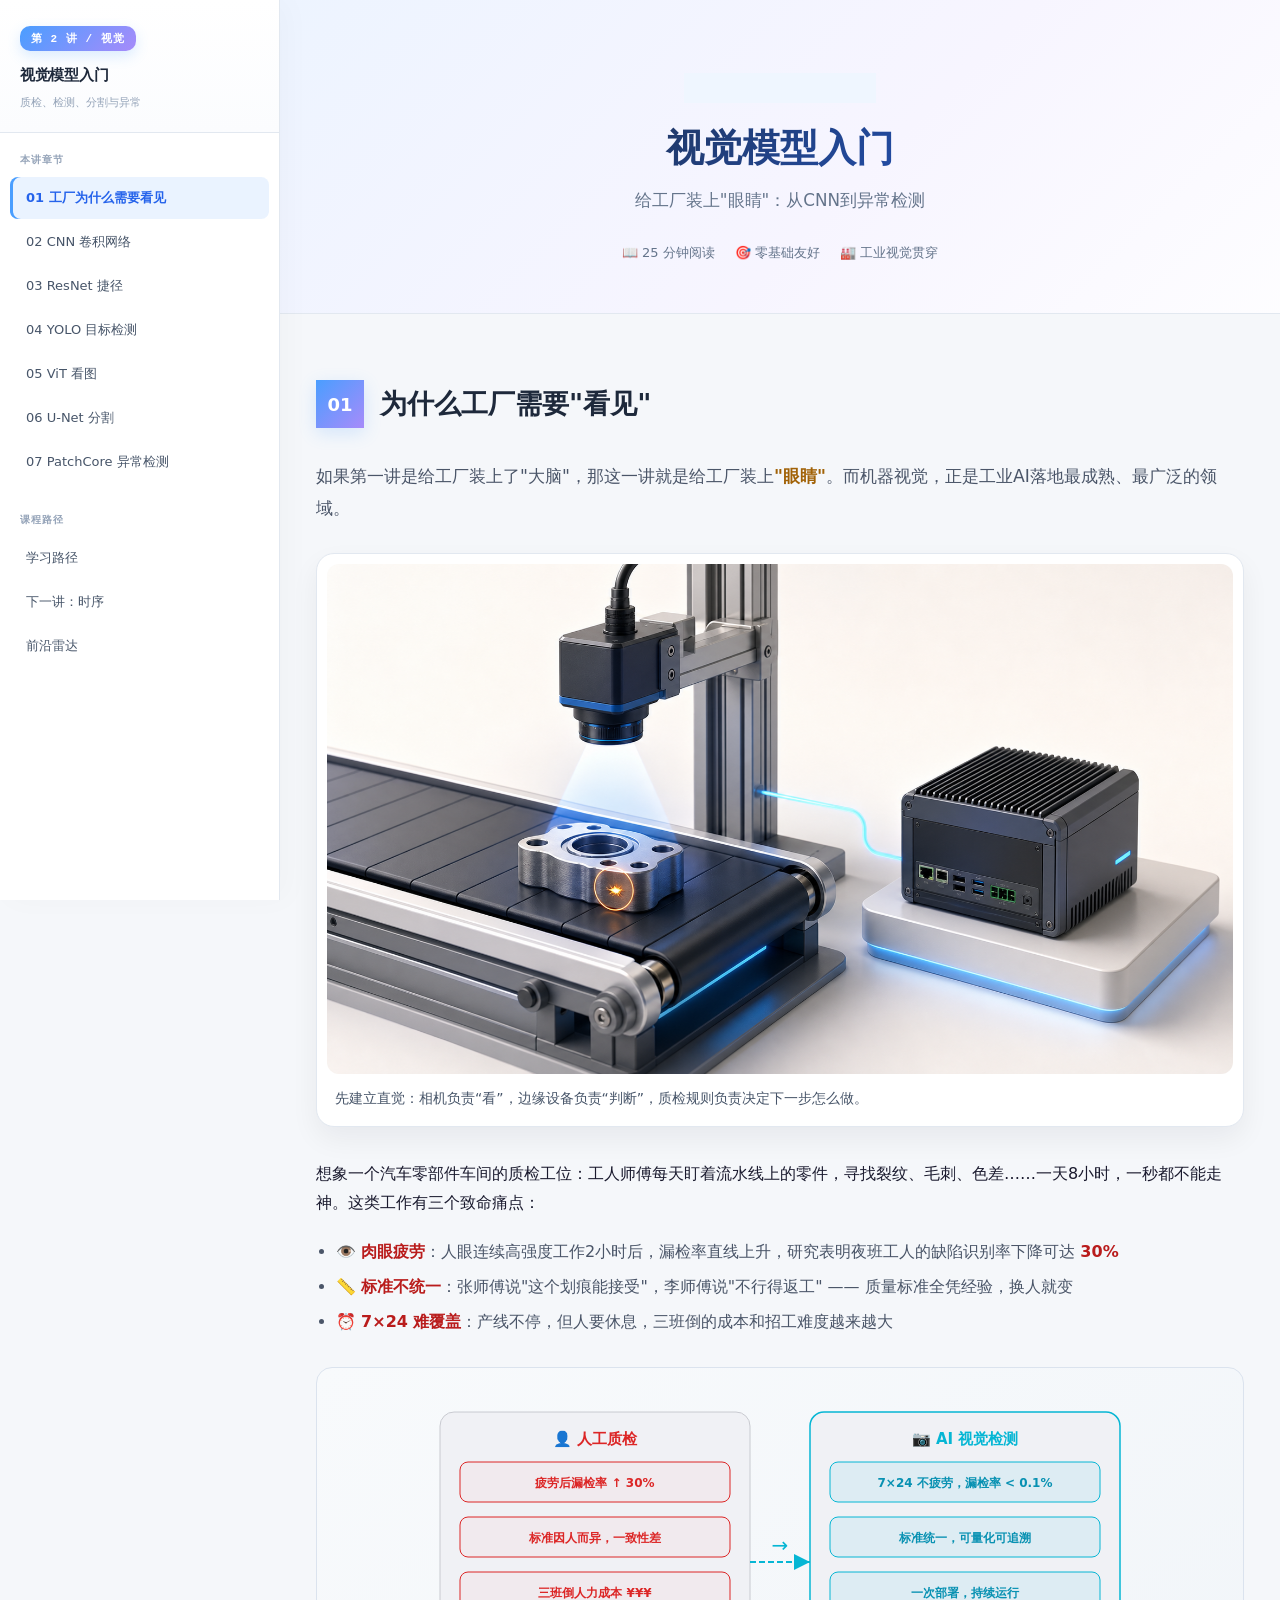
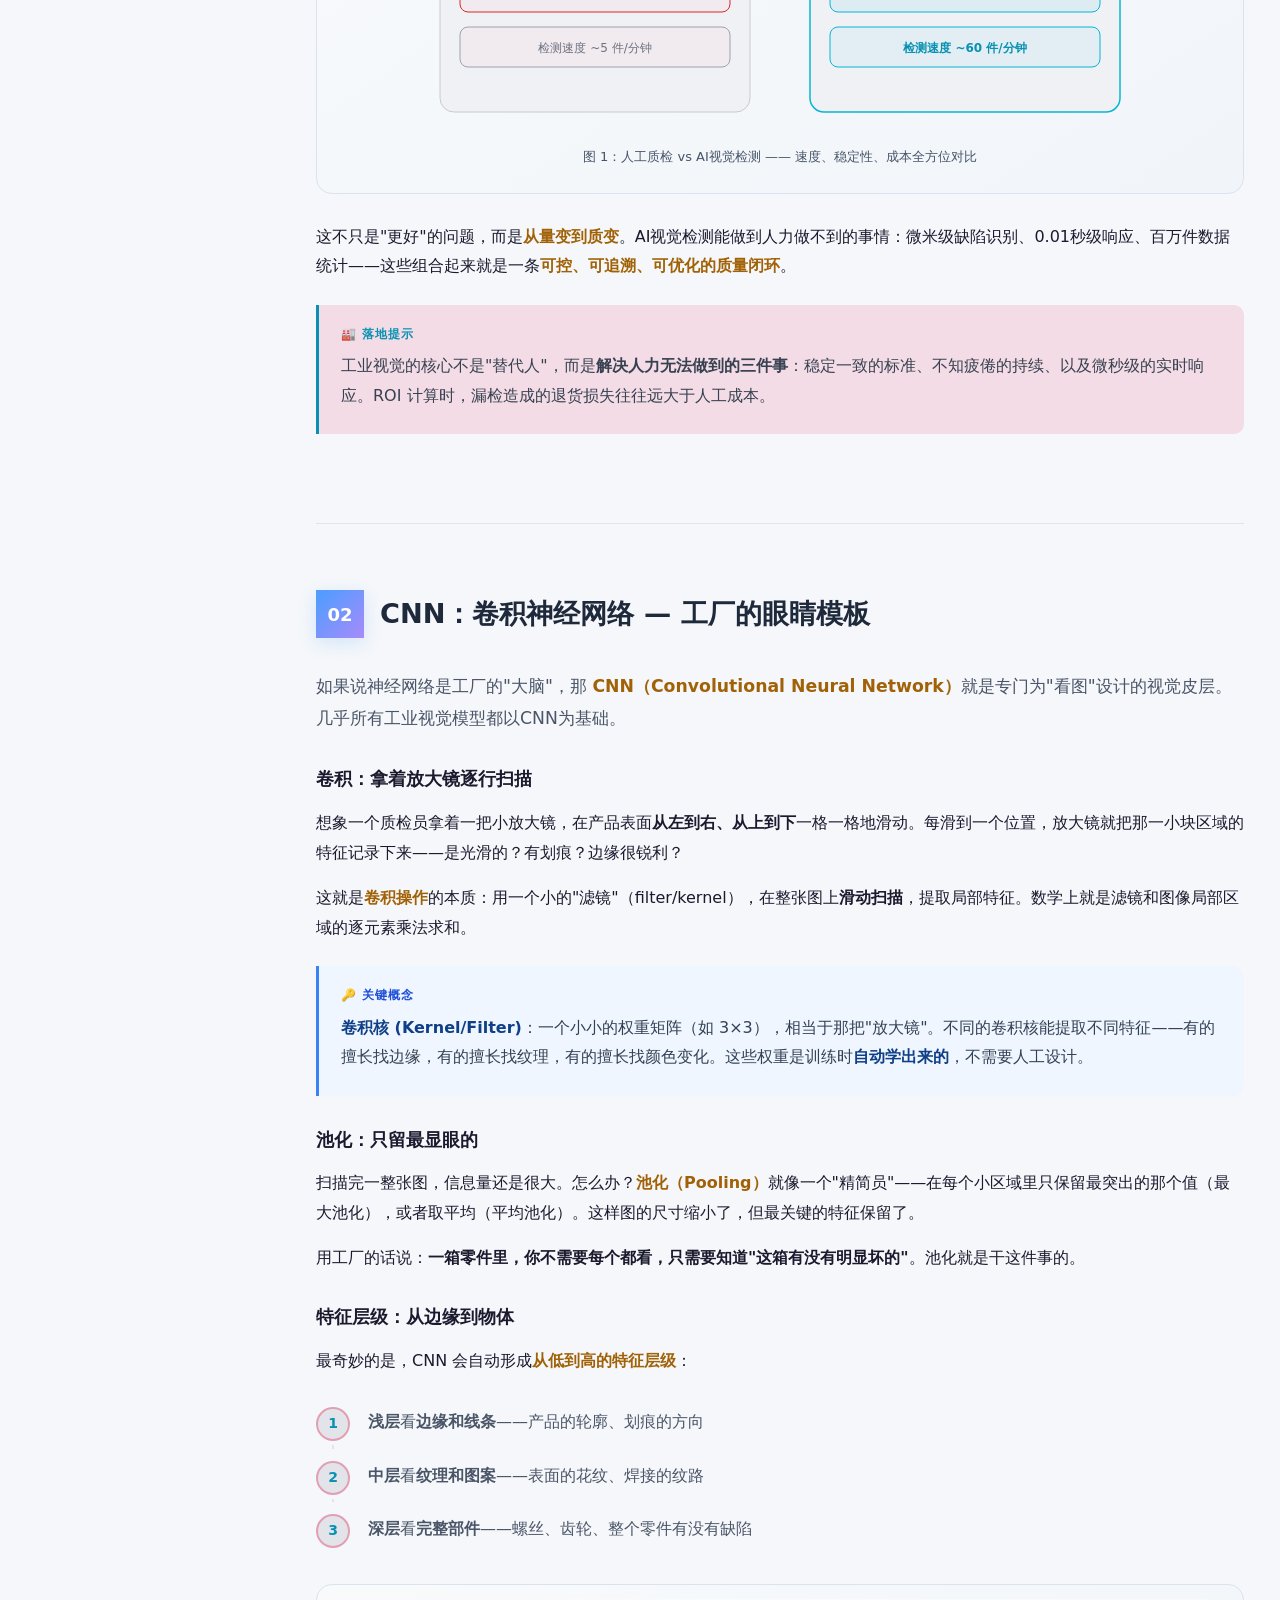
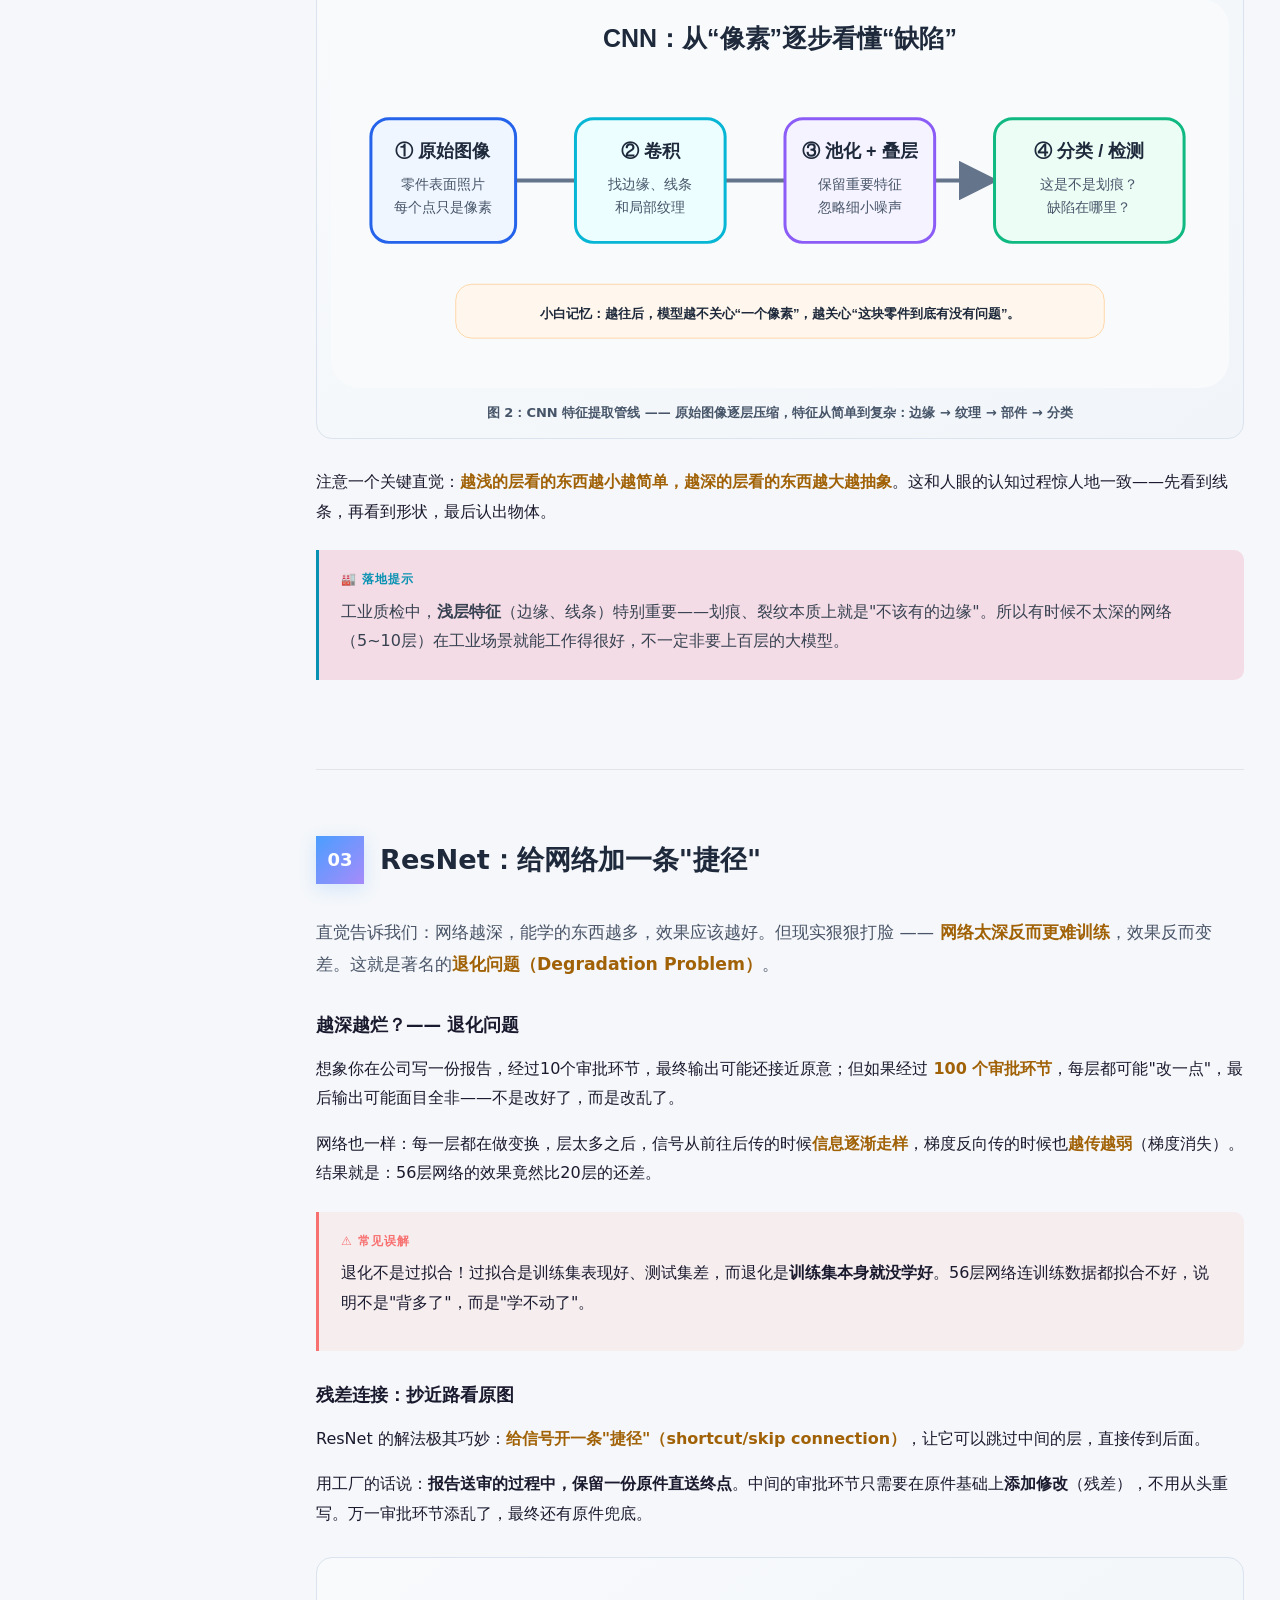
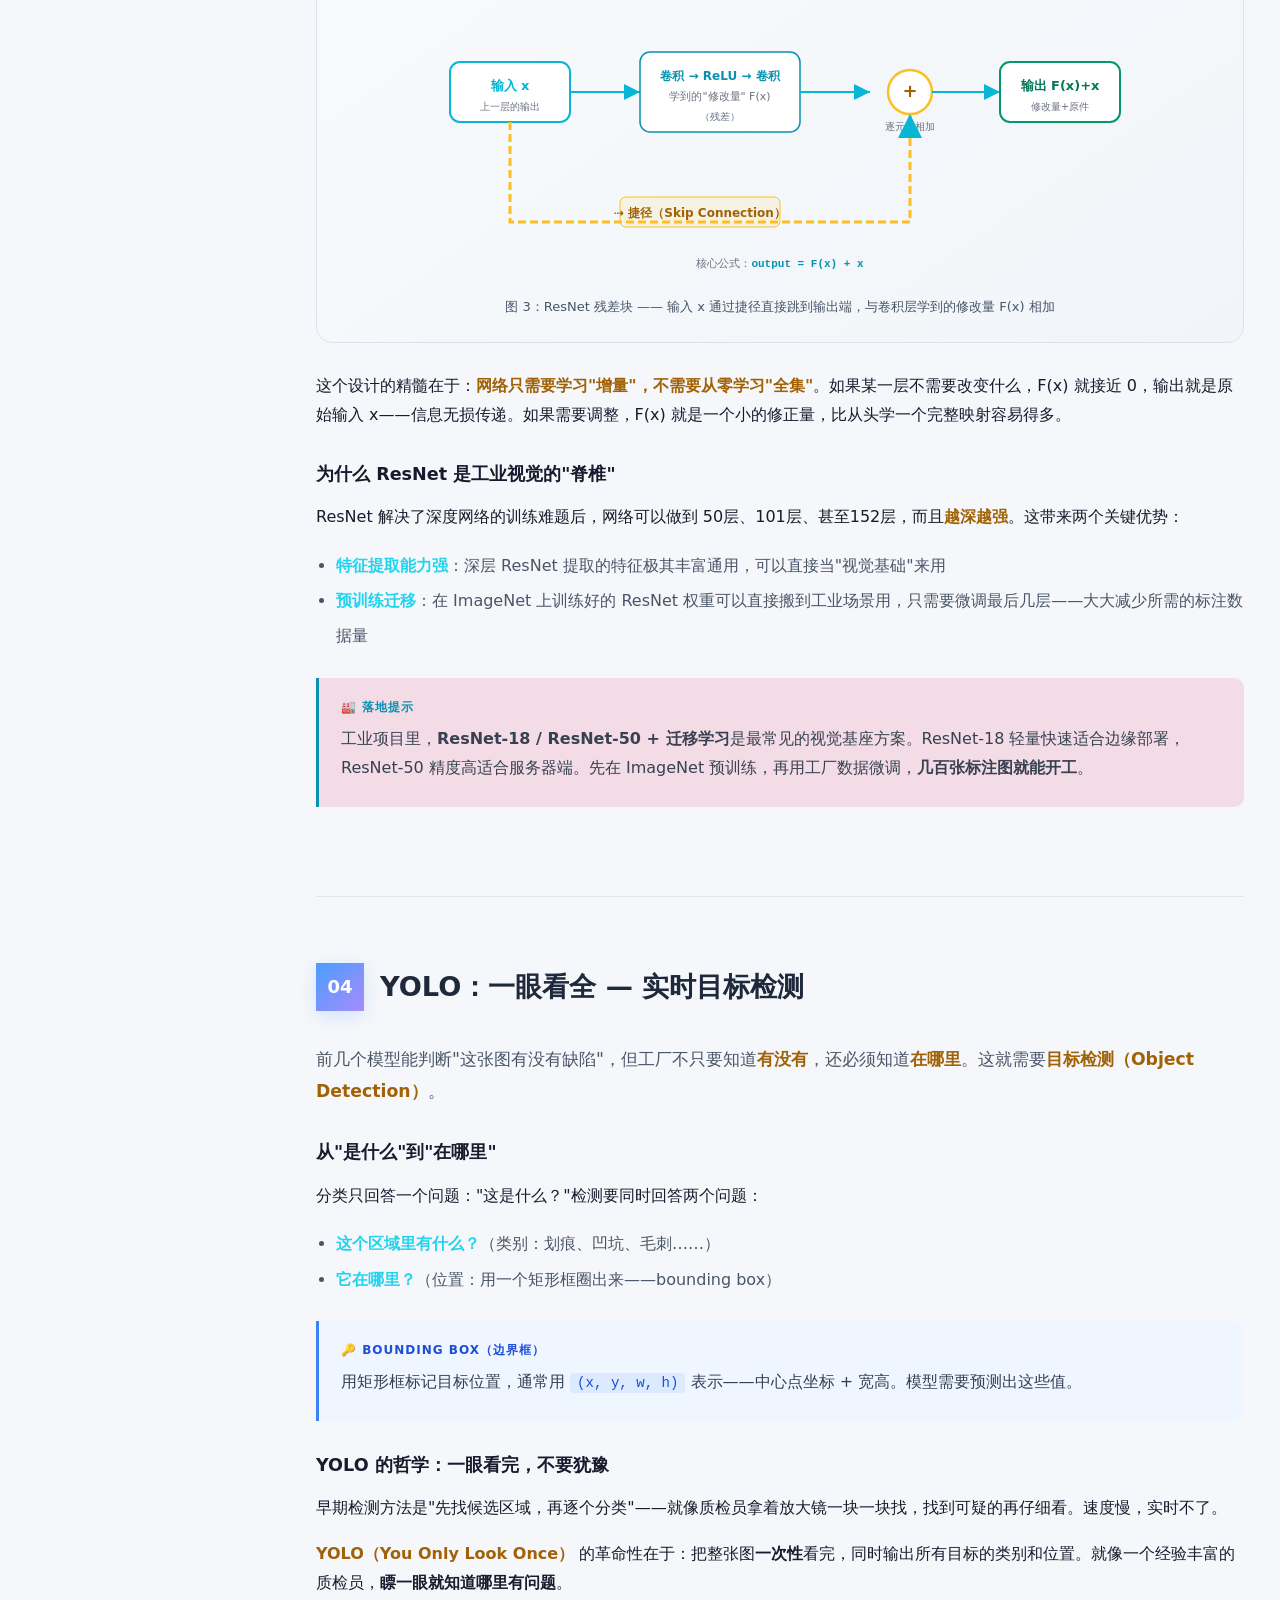
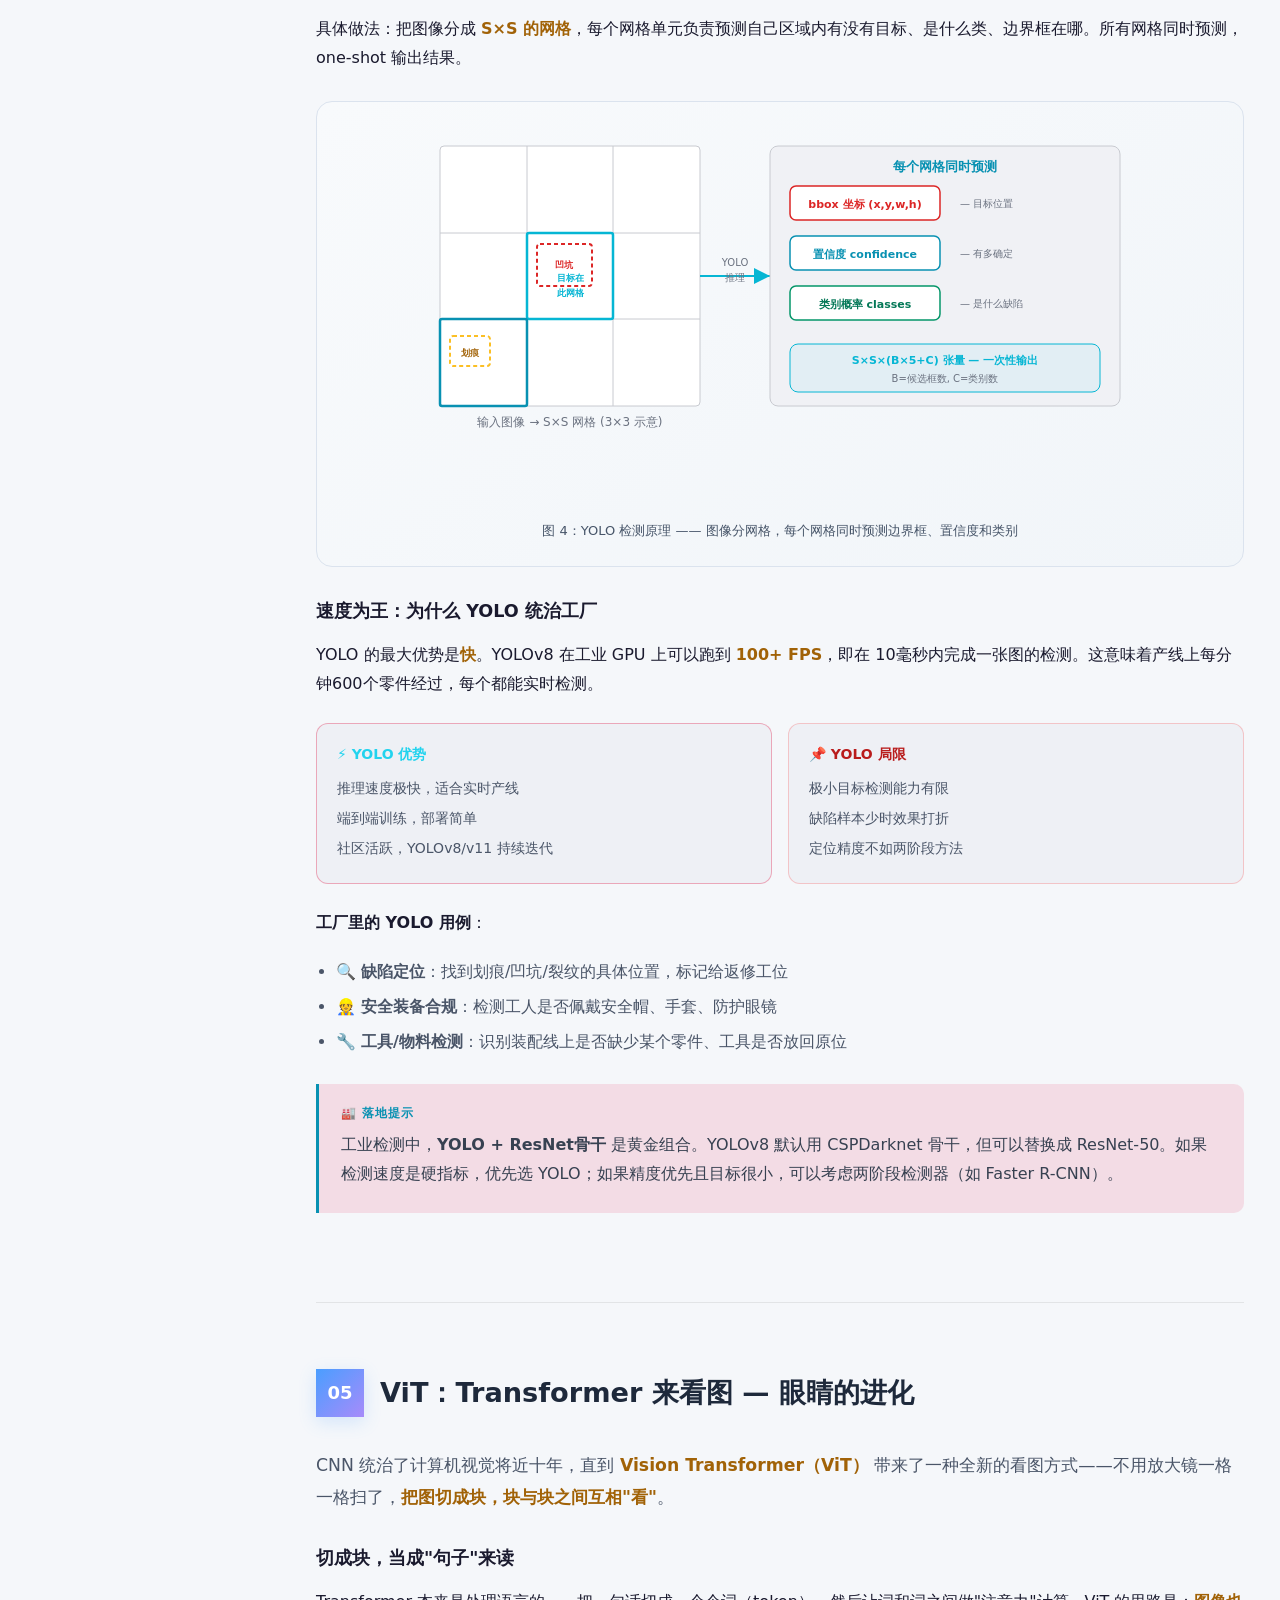
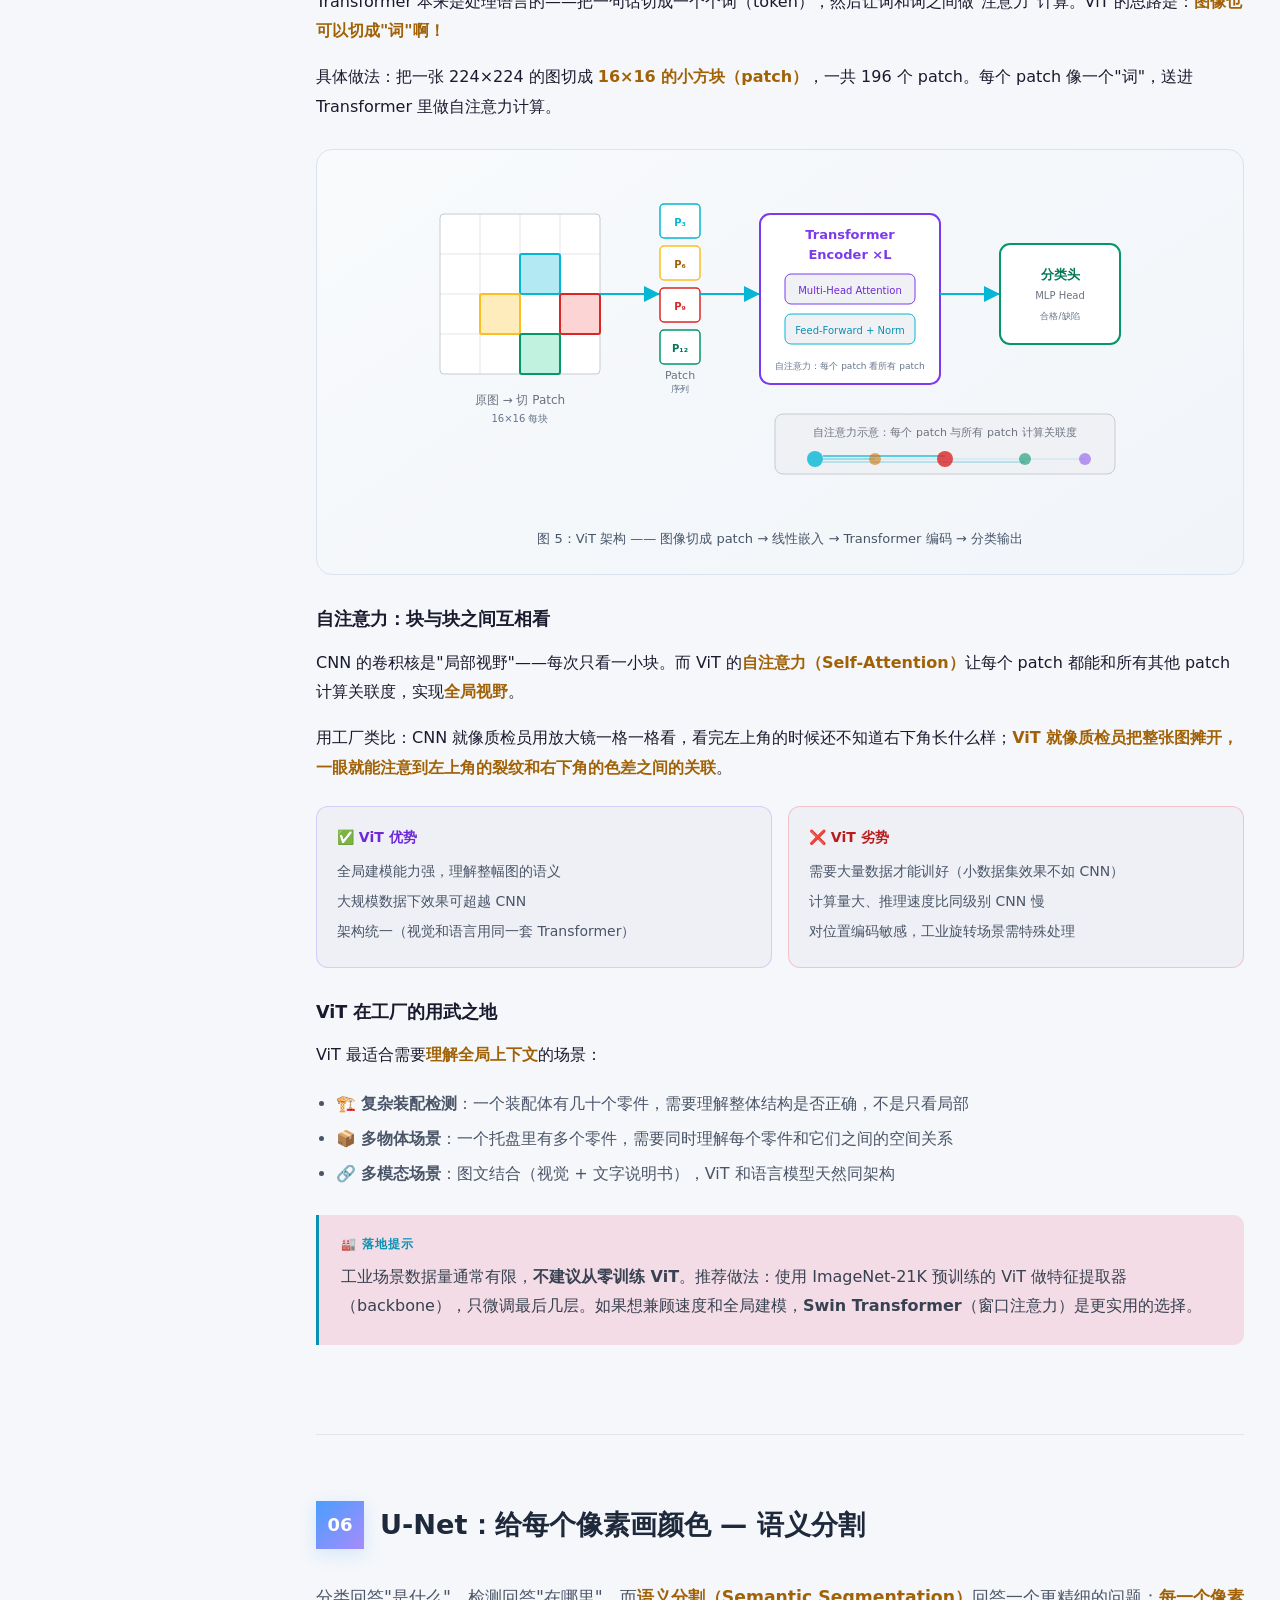
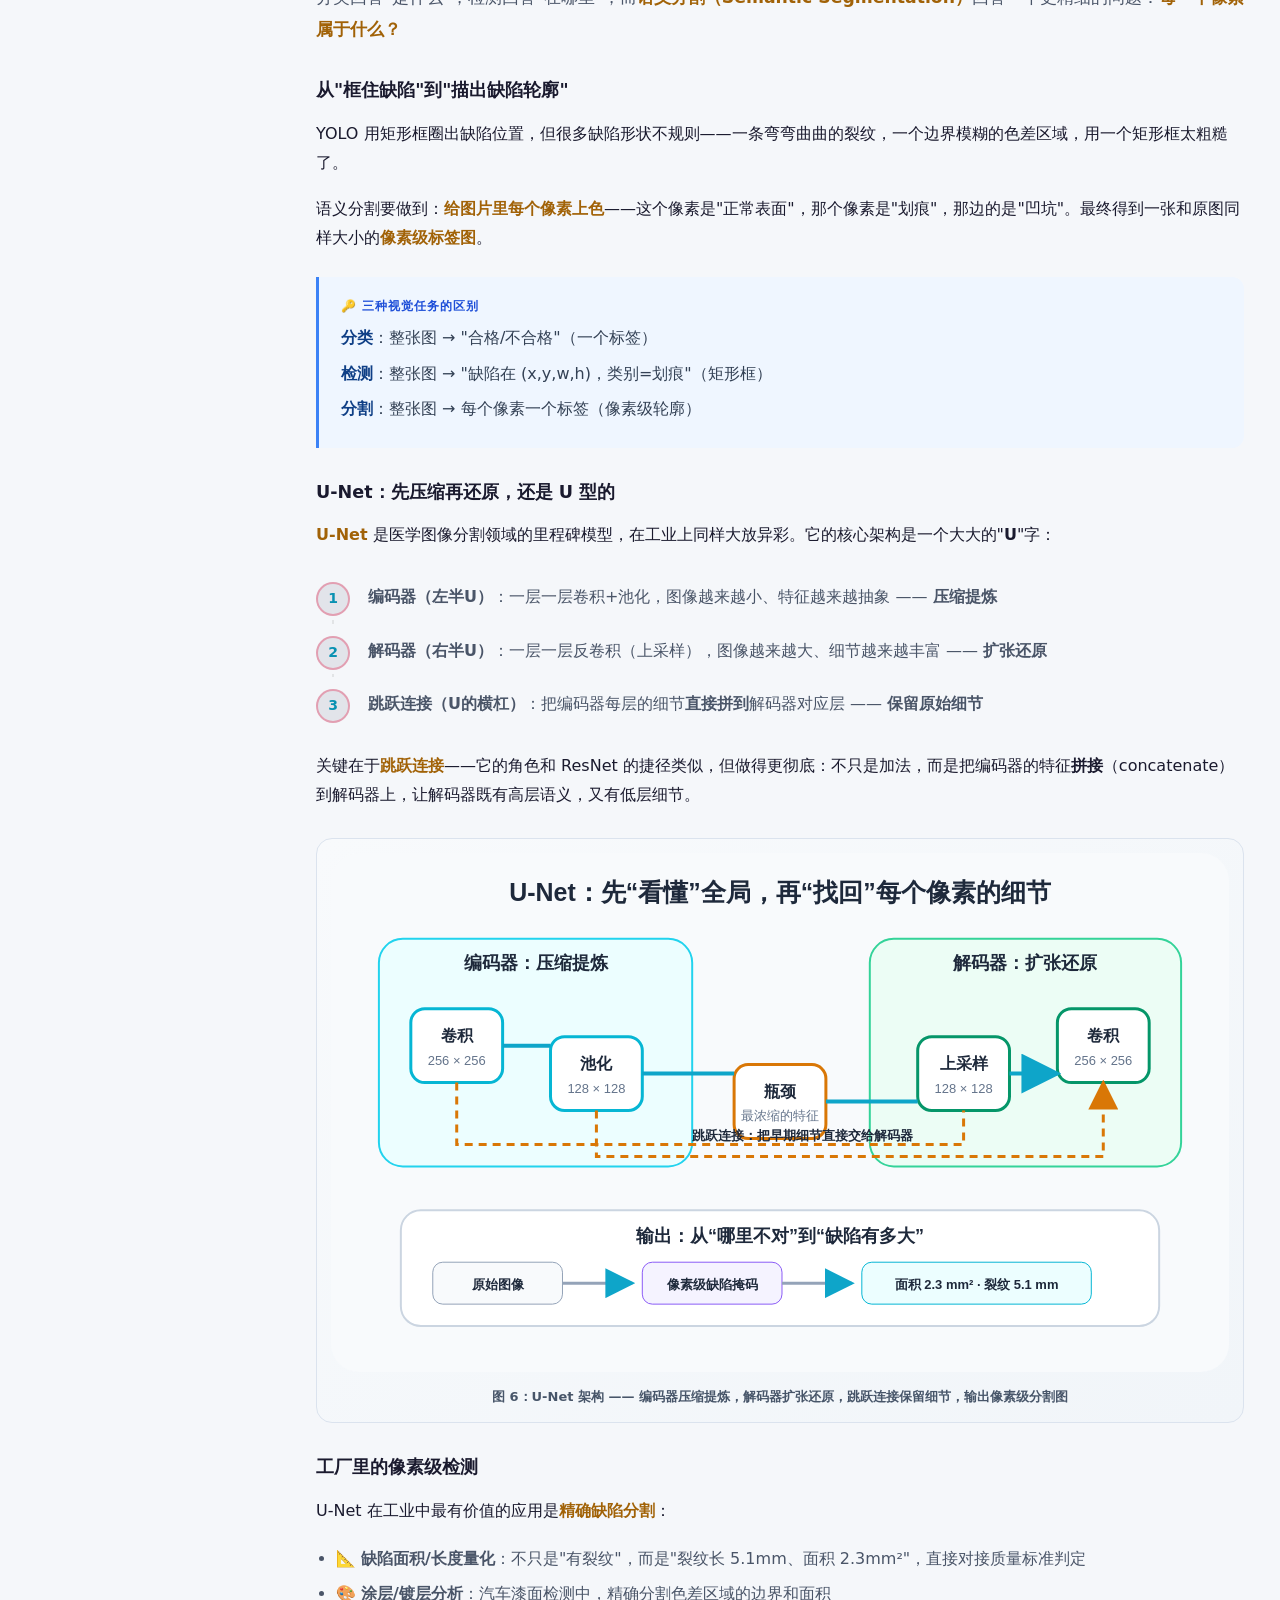
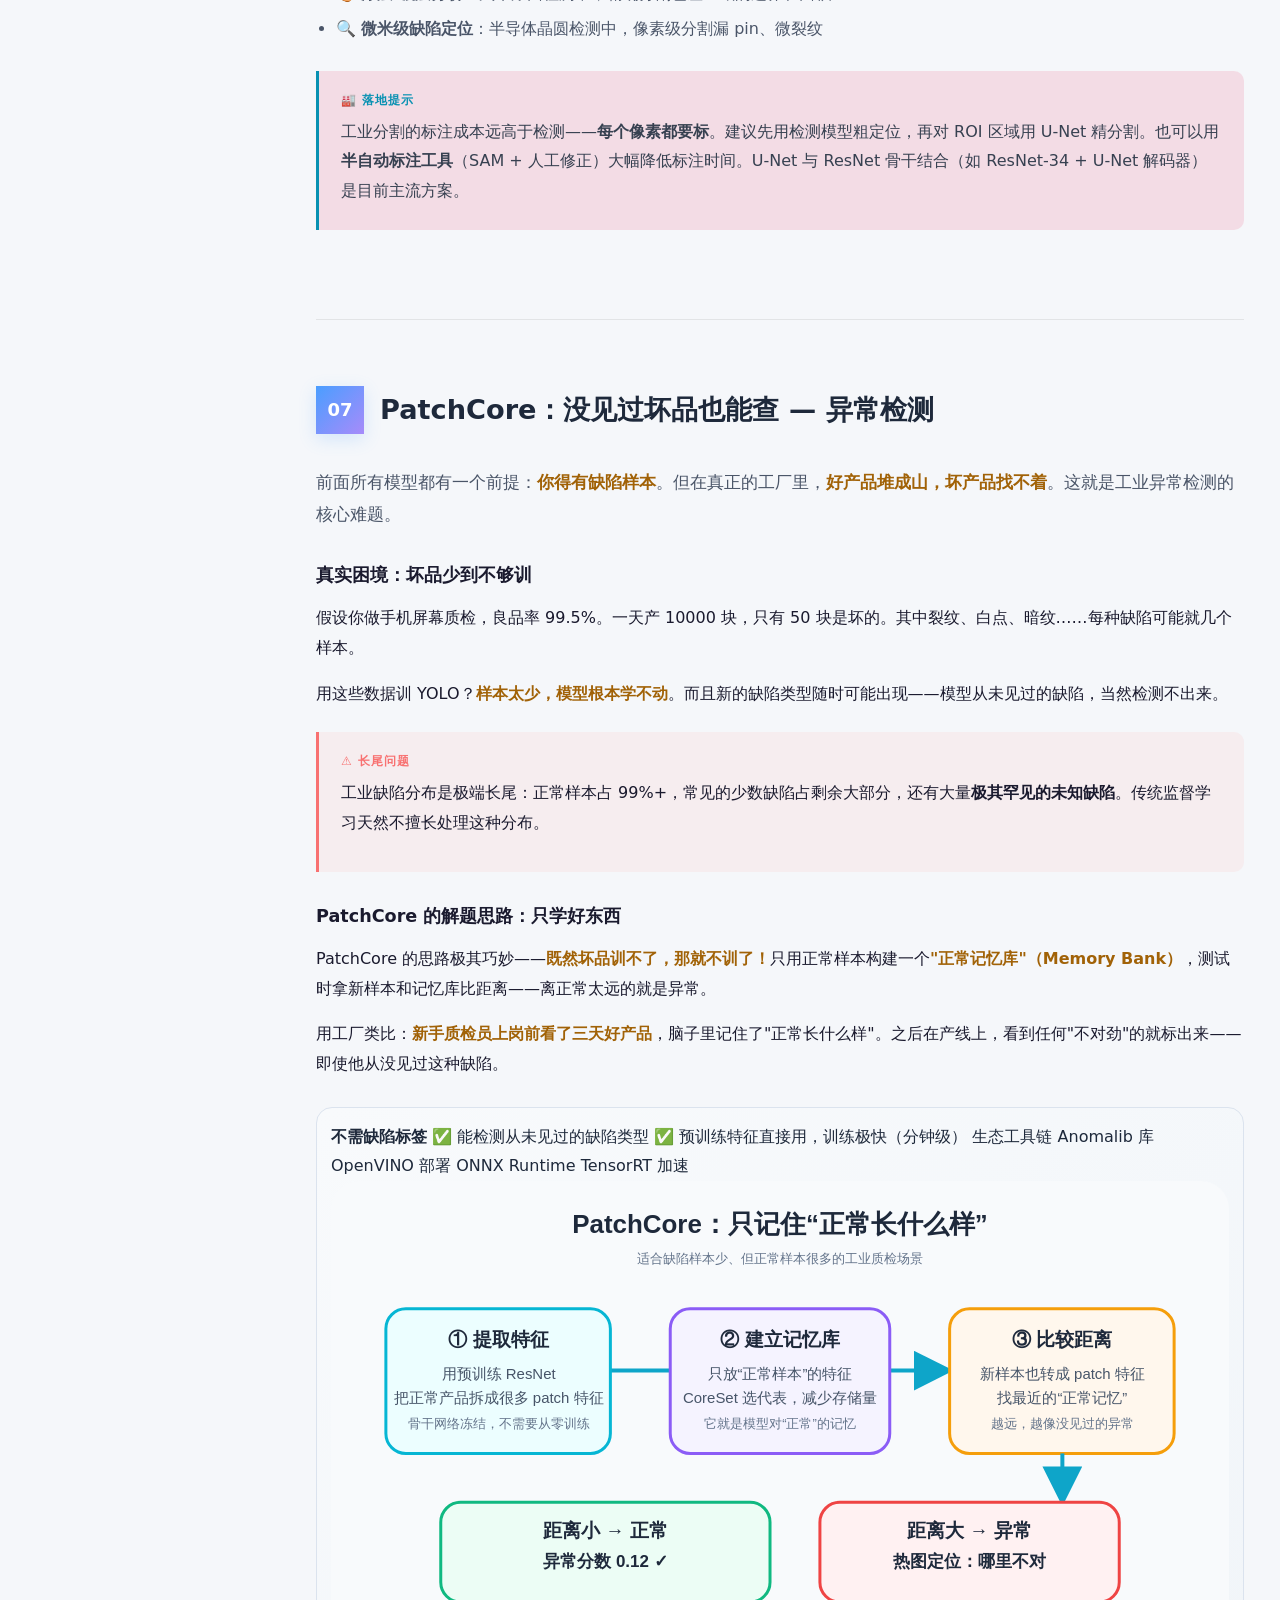
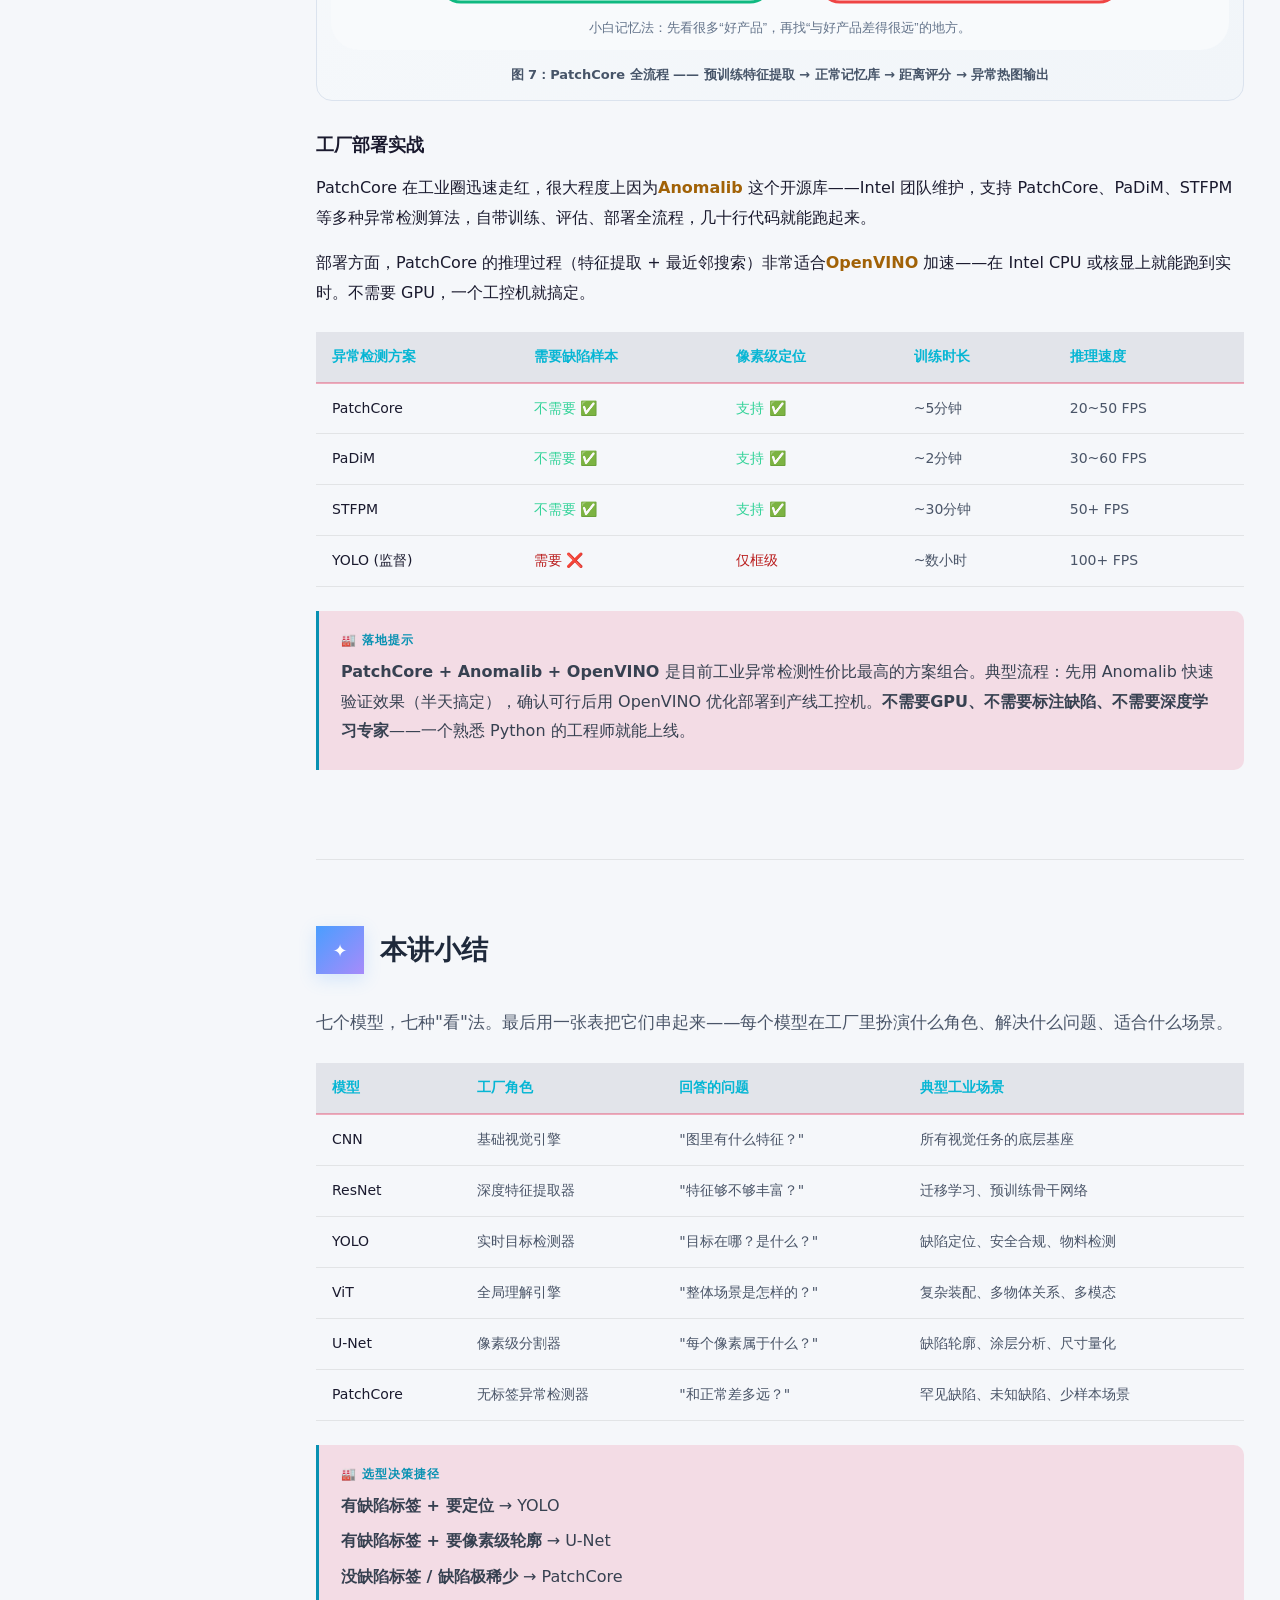
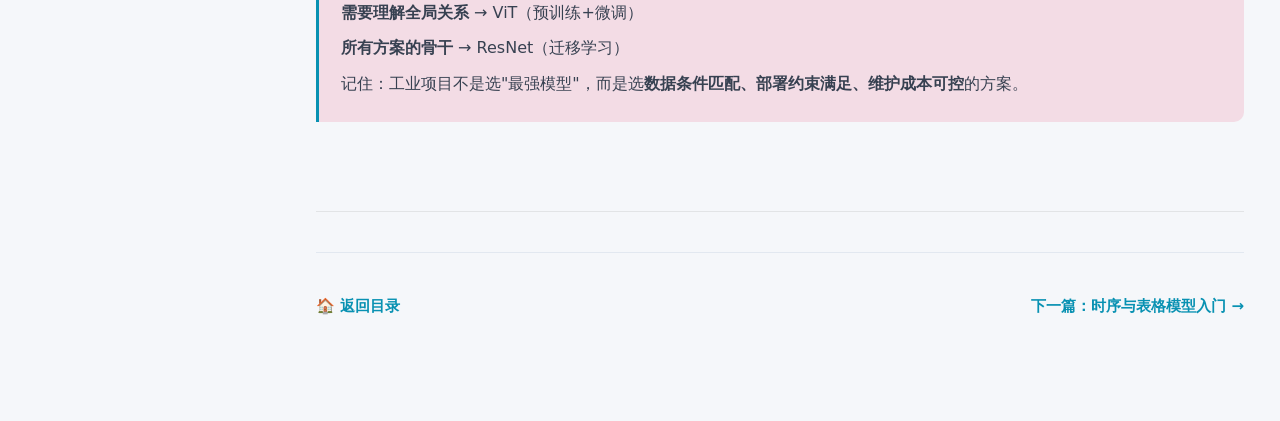
<file: base_infos/工业算法入门/02_视觉模型入门.html>
<!DOCTYPE html>
<html lang="zh-CN">
<head>
<meta charset="UTF-8">
<meta name="viewport" content="width=device-width, initial-scale=1.0">
<title>视觉模型入门 · 工业AI算法教程 第二讲</title>
<style>
:root {
  --bg: #f8f9fc;
  --bg2: #eef0f5;
  --bg3: #e2e4ea;
  --text: #1a1a2e;
  --text2: #4a5568;
  --accent: #0891b2;
  --accent2: #06b6d4;
  --accent-dim: rgba(225,29,72,0.12);
  --accent-border: rgba(225,29,72,0.35);
  --code-bg: #eef0f5;
  --border: rgba(0,0,0,0.08);
  --success: #34d399;
  --danger: #f87171;
  --info: #60a5fa;
}

*, *::before, *::after { box-sizing: border-box; margin: 0; padding: 0; }

html { scroll-behavior: smooth; }

body {
  background: var(--bg);
  color: var(--text);
  font-family: system-ui, -apple-system, "PingFang SC", "Noto Sans SC", "Microsoft YaHei", sans-serif;
  line-height: 1.85;
  font-size: 16px;
  -webkit-font-smoothing: antialiased; color-scheme: light;
}

.page {
  max-width: 800px;
  margin: 0 auto;
  padding: 0 24px 80px;
}

/* ── Hero ── */
.hero {
  text-align: center;
  padding: 72px 0 48px;
  border-bottom: 1px solid var(--border);
  background: linear-gradient(180deg, #e8ecf4 0%, #f2f4f9 100%);
}
.hero .series-tag {
  display: inline-block;
  font-size: 12px;
  letter-spacing: 2px;
  text-transform: uppercase;
  color: var(--accent);
  background: linear-gradient(135deg, var(--accent), #0891b2);
  -webkit-background-clip: text;
  -webkit-text-fill-color: transparent;
  background-clip: text;
  position: relative;
  padding: 4px 16px;
  margin-bottom: 20px;
}
.hero .series-tag::before {
  content: '';
  position: absolute;
  inset: 0;
  background: var(--accent-dim);
  border: 1px solid var(--accent-border);
  border-radius: 20px;
  z-index: -1;
}
.hero h1 {
  font-size: 2.4rem;
  font-weight: 800;
  line-height: 1.3;
  background: linear-gradient(135deg, #1a1a2e 30%, var(--accent));
  -webkit-background-clip: text;
  -webkit-text-fill-color: transparent;
  background-clip: text;
  margin-bottom: 12px;
}
.hero .subtitle {
  font-size: 1.05rem;
  color: var(--text2);
}
.hero .meta {
  margin-top: 24px;
  font-size: 13px;
  color: var(--text2);
}
.hero .meta span { margin: 0 8px; }

/* ── Section ── */
.section {
  padding: 56px 0;
  border-bottom: 1px solid var(--border);
}
.section:nth-child(even) { background: rgba(0,0,0,0.015); }
.section-header {
  display: flex;
  align-items: center;
  gap: 16px;
  margin-bottom: 32px;
}
.badge {
  flex-shrink: 0;
  width: 48px; height: 48px;
  border-radius: 14px;
  background: linear-gradient(135deg, var(--accent), #0891b2);
  color: #000;
  font-size: 18px;
  font-weight: 800;
  display: flex;
  align-items: center;
  justify-content: center;
  box-shadow: 0 4px 20px var(--accent-dim);
}
.section-header h2 {
  font-size: 1.5rem;
  font-weight: 700;
  color: #1a1a2e;
}

/* ── Text ── */
p { margin-bottom: 16px; color: var(--text); }
.lead { font-size: 1.08rem; color: var(--text2); }
.strong { color: var(--accent2); font-weight: 600; }
code, .code {
  font-family: "SF Mono", "Fira Code", "Cascadia Code", monospace;
  background: var(--code-bg);
  color: var(--accent);
  padding: 2px 7px;
  border-radius: 4px;
  font-size: 0.88em;
}

/* ── Insight box ── */
.insight {
  border-left: 3px solid var(--accent);
  background: var(--accent-dim);
  border-radius: 0 10px 10px 0;
  padding: 18px 22px;
  margin: 24px 0;
}
.insight .insight-label {
  font-size: 12px;
  font-weight: 700;
  color: var(--accent);
  text-transform: uppercase;
  letter-spacing: 1px;
  margin-bottom: 6px;
}
.insight p { margin-bottom: 6px; color: #374151; }

/* ── Callout box ── */
.callout {
  border-left: 3px solid var(--info);
  background: rgba(96,165,250,0.08);
  border-radius: 0 10px 10px 0;
  padding: 18px 22px;
  margin: 24px 0;
}
.callout .callout-label {
  font-size: 12px;
  font-weight: 700;
  color: var(--info);
  text-transform: uppercase;
  letter-spacing: 1px;
  margin-bottom: 6px;
}
.callout p { margin-bottom: 6px; color: #c7d8f5; }

/* ── Compare ── */
.compare {
  display: grid;
  grid-template-columns: 1fr 1fr;
  gap: 16px;
  margin: 24px 0;
}
.compare .col {
  background: var(--bg2);
  border: 1px solid var(--border);
  border-radius: 12px;
  padding: 18px 20px;
}
.compare .col h4 {
  font-size: 14px;
  font-weight: 700;
  margin-bottom: 8px;
}
.compare .col p { font-size: 14px; color: var(--text2); margin-bottom: 4px; }

/* ── Warning box ── */
.warning {
  border-left: 3px solid var(--danger);
  background: rgba(248,113,113,0.08);
  border-radius: 0 10px 10px 0;
  padding: 18px 22px;
  margin: 24px 0;
}
.warning .warning-label {
  font-size: 12px;
  font-weight: 700;
  color: var(--danger);
  text-transform: uppercase;
  letter-spacing: 1px;
  margin-bottom: 6px;
}

/* ── SVG container ── */
.diagram {
  background: var(--bg2);
  border: 1px solid var(--border);
  border-radius: 14px;
  padding: 24px 12px;
  margin: 28px 0;
  overflow-x: auto;
}
.diagram svg { display: block; margin: 0 auto; }
.diagram .caption {
  text-align: center;
  font-size: 13px;
  color: var(--text2);
  margin-top: 14px;
}

.svg-wrap {
  background: var(--bg2);
  border: 1px solid var(--border);
  border-radius: 14px;
  padding: 24px 12px;
  margin: 28px 0;
  overflow-x: auto;
}
.svg-wrap svg { display: block; margin: 0 auto; }
.svg-wrap .caption {
  text-align: center;
  font-size: 13px;
  color: var(--text2);
  margin-top: 14px;
}

/* ── Table ── */
.table-wrap {
  overflow-x: auto;
  margin: 24px 0;
}
table {
  width: 100%;
  border-collapse: collapse;
  font-size: 14px;
}
th {
  text-align: left;
  padding: 12px 16px;
  background: var(--bg3);
  color: var(--accent2);
  font-weight: 600;
  border-bottom: 2px solid var(--accent-border);
  white-space: nowrap;
}
td {
  padding: 12px 16px;
  border-bottom: 1px solid var(--border);
  color: var(--text2);
}
tr:hover td { background: rgba(0,0,0,0.02); }
td:first-child { color: var(--text); font-weight: 500; white-space: nowrap; }

/* ── Step list ── */
.steps {
  list-style: none;
  counter-reset: step;
  margin: 20px 0;
  padding: 0;
}
.steps li {
  counter-increment: step;
  padding: 12px 0 12px 52px;
  position: relative;
  color: var(--text2);
}
.steps li::before {
  content: counter(step);
  position: absolute;
  left: 0; top: 12px;
  width: 34px; height: 34px;
  border-radius: 50%;
  background: var(--bg3);
  border: 2px solid var(--accent-border);
  color: var(--accent);
  font-weight: 700;
  font-size: 14px;
  display: flex;
  align-items: center;
  justify-content: center;
}
.steps li:not(:last-child)::after {
  content: '';
  position: absolute;
  left: 16px; top: 50px;
  width: 2px;
  height: calc(100% - 50px);
  background: var(--border);
}

/* ── Nav footer ── */
.nav-footer {
  display: flex;
  justify-content: space-between;
  align-items: center;
  padding: 40px 0 20px;
  border-top: 1px solid var(--border);
  margin-top: 40px;
}
.nav-footer a {
  color: var(--accent);
  text-decoration: none;
  font-weight: 600;
  font-size: 15px;
  transition: color .2s;
}
.nav-footer a:hover { color: var(--accent2); text-decoration: underline; }
.nav-footer .home { color: var(--text2); font-size: 13px; }

/* ── Responsive ── */
@media (max-width: 600px) {
  .hero h1 { font-size: 1.7rem; }
  .badge { width: 40px; height: 40px; font-size: 15px; border-radius: 10px; }
  .section-header h2 { font-size: 1.2rem; }
  .diagram, .svg-wrap { padding: 16px 4px; }
  .compare { grid-template-columns: 1fr; }
}
</style>
<link rel="stylesheet" href="course-ui.css">
</head>
<body class="has-course-sidebar"><aside class="course-sidebar"><div class="course-side-head"><div class="day">第 2 讲 / 视觉</div><h2>视觉模型入门</h2><p>质检、检测、分割与异常</p></div><div class="course-side-group"><div class="course-side-title">本讲章节</div><a class="course-side-link active" href="#s1">01 工厂为什么需要看见</a><a class="course-side-link" href="#s2">02 CNN 卷积网络</a><a class="course-side-link" href="#s3">03 ResNet 捷径</a><a class="course-side-link" href="#s4">04 YOLO 目标检测</a><a class="course-side-link" href="#s5">05 ViT 看图</a><a class="course-side-link" href="#s6">06 U-Net 分割</a><a class="course-side-link" href="#s7">07 PatchCore 异常检测</a></div><div class="course-side-group"><div class="course-side-title">课程路径</div><a class="course-side-link" href="index.html">学习路径</a><a class="course-side-link" href="03_时序与表格模型入门.html">下一讲：时序</a><a class="course-side-link" href="06_算法与资讯雷达.html">前沿雷达</a></div></aside>
<nav class="course-nav"><div class="brand">工业算法<i>×</i>入门</div><a href="index.html">课程地图</a><a href="03_时序与表格模型入门.html">下一讲：时序</a><a href="06_算法与资讯雷达.html">资讯雷达</a></nav>
<div class="page">

<!-- ════════════════ HERO ════════════════ -->
<header class="hero">
  <div class="series-tag">工业AI算法教程 · 第二讲</div>
  <h1>视觉模型入门</h1>
  <p class="subtitle">给工厂装上"眼睛"：从CNN到异常检测</p>
  <div class="meta">
    <span>📖 25 分钟阅读</span>
    <span>🎯 零基础友好</span>
    <span>🏭 工业视觉贯穿</span>
  </div>
</header>

<!-- ════════════════ SECTION 1 ════════════════ -->
<section class="section" id="s1">
  <div class="section-header">
    <div class="badge">01</div>
    <h2>为什么工厂需要"看见"</h2>
  </div>

  <p class="lead">如果第一讲是给工厂装上了"大脑"，那这一讲就是给工厂装上<strong class="strong">"眼睛"</strong>。而机器视觉，正是工业AI落地最成熟、最广泛的领域。</p>

  <figure class="concept-visual">
    <img src="visuals/machine-vision-inspection.png" alt="机器视觉质检工位：相机检查传送带上的零件，边缘设备分析可疑缺陷">
    <figcaption>先建立直觉：相机负责“看”，边缘设备负责“判断”，质检规则负责决定下一步怎么做。</figcaption>
  </figure>

  <p>想象一个汽车零部件车间的质检工位：工人师傅每天盯着流水线上的零件，寻找裂纹、毛刺、色差……一天8小时，一秒都不能走神。这类工作有三个致命痛点：</p>

  <ul style="margin-left:20px; color:var(--text2); line-height:2.2;">
    <li>👁️ <strong style="color:#f87171;">肉眼疲劳</strong>：人眼连续高强度工作2小时后，漏检率直线上升，研究表明夜班工人的缺陷识别率下降可达 <strong style="color:#f87171;">30%</strong></li>
    <li>📏 <strong style="color:#f87171;">标准不统一</strong>：张师傅说"这个划痕能接受"，李师傅说"不行得返工" —— 质量标准全凭经验，换人就变</li>
    <li>⏰ <strong style="color:#f87171;">7×24 难覆盖</strong>：产线不停，但人要休息，三班倒的成本和招工难度越来越大</li>
  </ul>

  <div class="svg-wrap">
    <svg width="720" height="340" viewBox="0 0 720 340" xmlns="http://www.w3.org/2000/svg">
      <defs>
        <marker id="arrowCyan" markerWidth="8" markerHeight="8" refX="8" refY="4" orient="auto">
          <path d="M0,0 L8,4 L0,8" fill="#06b6d4"/>
        </marker>
      </defs>
      <rect x="20" y="20" width="310" height="300" rx="14" fill="#f0f1f5" stroke="#c8cad0" stroke-width="1"/>
      <text x="175" y="52" text-anchor="middle" fill="#dc2626" font-size="15" font-weight="700">👤 人工质检</text>
      <g transform="translate(40, 70)">
        <rect x="0" y="0" width="270" height="40" rx="8" fill="rgba(248,113,113,0.06)" stroke="#dc2626" stroke-width="1"/>
        <text x="135" y="25" text-anchor="middle" fill="#dc2626" font-size="12" font-weight="600">疲劳后漏检率 ↑ 30%</text>
      </g>
      <g transform="translate(40, 125)">
        <rect x="0" y="0" width="270" height="40" rx="8" fill="rgba(248,113,113,0.06)" stroke="#dc2626" stroke-width="1"/>
        <text x="135" y="25" text-anchor="middle" fill="#dc2626" font-size="12" font-weight="600">标准因人而异，一致性差</text>
      </g>
      <g transform="translate(40, 180)">
        <rect x="0" y="0" width="270" height="40" rx="8" fill="rgba(248,113,113,0.06)" stroke="#dc2626" stroke-width="1"/>
        <text x="135" y="25" text-anchor="middle" fill="#dc2626" font-size="12" font-weight="600">三班倒人力成本 ¥¥¥</text>
      </g>
      <g transform="translate(40, 235)">
        <rect x="0" y="0" width="270" height="40" rx="8" fill="rgba(248,113,113,0.06)" stroke="#9ca3af" stroke-width="1"/>
        <text x="135" y="25" text-anchor="middle" fill="#6b7280" font-size="12">检测速度 ~5 件/分钟</text>
      </g>

      <rect x="390" y="20" width="310" height="300" rx="14" fill="#f0f1f5" stroke="#06b6d4" stroke-width="1.5"/>
      <text x="545" y="52" text-anchor="middle" fill="#06b6d4" font-size="15" font-weight="700">📷 AI 视觉检测</text>
      <g transform="translate(410, 70)">
        <rect x="0" y="0" width="270" height="40" rx="8" fill="rgba(6,182,212,0.08)" stroke="#06b6d4" stroke-width="1"/>
        <text x="135" y="25" text-anchor="middle" fill="#0891b2" font-size="12" font-weight="600">7×24 不疲劳，漏检率 < 0.1%</text>
      </g>
      <g transform="translate(410, 125)">
        <rect x="0" y="0" width="270" height="40" rx="8" fill="rgba(6,182,212,0.08)" stroke="#06b6d4" stroke-width="1"/>
        <text x="135" y="25" text-anchor="middle" fill="#0891b2" font-size="12" font-weight="600">标准统一，可量化可追溯</text>
      </g>
      <g transform="translate(410, 180)">
        <rect x="0" y="0" width="270" height="40" rx="8" fill="rgba(6,182,212,0.08)" stroke="#06b6d4" stroke-width="1"/>
        <text x="135" y="25" text-anchor="middle" fill="#0891b2" font-size="12" font-weight="600">一次部署，持续运行</text>
      </g>
      <g transform="translate(410, 235)">
        <rect x="0" y="0" width="270" height="40" rx="8" fill="rgba(6,182,212,0.06)" stroke="#06b6d4" stroke-width="1"/>
        <text x="135" y="25" text-anchor="middle" fill="#0891b2" font-size="12" font-weight="600">检测速度 ~60 件/分钟</text>
      </g>

      <line x1="330" y1="170" x2="390" y2="170" stroke="#06b6d4" stroke-width="2" marker-end="url(#arrowCyan)" stroke-dasharray="6 3"/>
      <text x="360" y="160" text-anchor="middle" fill="#06b6d4" font-size="20">→</text>
    </svg>
    <div class="caption">图 1：人工质检 vs AI视觉检测 —— 速度、稳定性、成本全方位对比</div>
  </div>

  <p>这不只是"更好"的问题，而是<strong class="strong">从量变到质变</strong>。AI视觉检测能做到人力做不到的事情：微米级缺陷识别、0.01秒级响应、百万件数据统计——这些组合起来就是一条<strong class="strong">可控、可追溯、可优化的质量闭环</strong>。</p>

  <div class="insight">
    <div class="insight-label">🏭 落地提示</div>
    <p>工业视觉的核心不是"替代人"，而是<strong>解决人力无法做到的三件事</strong>：稳定一致的标准、不知疲倦的持续、以及微秒级的实时响应。ROI 计算时，漏检造成的退货损失往往远大于人工成本。</p>
  </div>
</section>

<!-- ════════════════ SECTION 2 ════════════════ -->
<section class="section" id="s2">
  <div class="section-header">
    <div class="badge">02</div>
    <h2>CNN：卷积神经网络 — 工厂的眼睛模板</h2>
  </div>

  <p class="lead">如果说神经网络是工厂的"大脑"，那 <strong class="strong">CNN（Convolutional Neural Network）</strong>就是专门为"看图"设计的视觉皮层。几乎所有工业视觉模型都以CNN为基础。</p>

  <h3 style="color:#1a1a2e; margin:28px 0 12px; font-size:1.1rem;">卷积：拿着放大镜逐行扫描</h3>

  <p>想象一个质检员拿着一把小放大镜，在产品表面<strong>从左到右、从上到下</strong>一格一格地滑动。每滑到一个位置，放大镜就把那一小块区域的特征记录下来——是光滑的？有划痕？边缘很锐利？</p>

  <p>这就是<strong class="strong">卷积操作</strong>的本质：用一个小的"滤镜"（filter/kernel），在整张图上<strong>滑动扫描</strong>，提取局部特征。数学上就是滤镜和图像局部区域的逐元素乘法求和。</p>

  <div class="callout">
    <div class="callout-label">🔑 关键概念</div>
    <p><strong>卷积核 (Kernel/Filter)</strong>：一个小小的权重矩阵（如 3×3），相当于那把"放大镜"。不同的卷积核能提取不同特征——有的擅长找边缘，有的擅长找纹理，有的擅长找颜色变化。这些权重是训练时<strong>自动学出来的</strong>，不需要人工设计。</p>
  </div>

  <h3 style="color:#1a1a2e; margin:28px 0 12px; font-size:1.1rem;">池化：只留最显眼的</h3>

  <p>扫描完一整张图，信息量还是很大。怎么办？<strong class="strong">池化（Pooling）</strong>就像一个"精简员"——在每个小区域里只保留最突出的那个值（最大池化），或者取平均（平均池化）。这样图的尺寸缩小了，但最关键的特征保留了。</p>

  <p>用工厂的话说：<strong>一箱零件里，你不需要每个都看，只需要知道"这箱有没有明显坏的"</strong>。池化就是干这件事的。</p>

  <h3 style="color:#1a1a2e; margin:28px 0 12px; font-size:1.1rem;">特征层级：从边缘到物体</h3>

  <p>最奇妙的是，CNN 会自动形成<strong class="strong">从低到高的特征层级</strong>：</p>

  <ol class="steps">
    <li><strong>浅层</strong>看<strong>边缘和线条</strong>——产品的轮廓、划痕的方向</li>
    <li><strong>中层</strong>看<strong>纹理和图案</strong>——表面的花纹、焊接的纹路</li>
    <li><strong>深层</strong>看<strong>完整部件</strong>——螺丝、齿轮、整个零件有没有缺陷</li>
  </ol>

  <div class="svg-wrap diagram--redraw">
    <svg width="720" height="320" viewBox="0 0 720 320" xmlns="http://www.w3.org/2000/svg">
      <defs>
        <marker id="arrC2" markerWidth="8" markerHeight="8" refX="8" refY="4" orient="auto">
          <path d="M0,0 L8,4 L0,8" fill="#06b6d4"/>
        </marker>
      </defs>
      <rect x="20" y="80" width="80" height="80" rx="8" fill="#ffffff" stroke="#06b6d4" stroke-width="2"/>
      <text x="60" y="105" text-anchor="middle" fill="#06b6d4" font-size="11" font-weight="700">原始</text>
      <text x="60" y="122" text-anchor="middle" fill="#6b7280" font-size="9">图像</text>
      <text x="60" y="140" text-anchor="middle" fill="#9ca3af" font-size="9">224×224</text>
      <text x="60" y="180" text-anchor="middle" fill="#06b6d4" font-size="11" font-weight="600">输入</text>

      <line x1="100" y1="120" x2="155" y2="120" stroke="#06b6d4" stroke-width="2" marker-end="url(#arrC2)"/>

      <rect x="155" y="75" width="100" height="90" rx="8" fill="#ffffff" stroke="#0891b2" stroke-width="1.5"/>
      <text x="205" y="100" text-anchor="middle" fill="#0891b2" font-size="11" font-weight="700">卷积+池化</text>
      <text x="205" y="118" text-anchor="middle" fill="#6b7280" font-size="9">层1</text>
      <text x="205" y="138" text-anchor="middle" fill="#9ca3af" font-size="9">56×56</text>
      <text x="205" y="185" text-anchor="middle" fill="#dc2626" font-size="10" font-weight="600">边缘 · 线条</text>

      <line x1="255" y1="120" x2="300" y2="120" stroke="#06b6d4" stroke-width="2" marker-end="url(#arrC2)"/>

      <rect x="300" y="75" width="100" height="90" rx="8" fill="#ffffff" stroke="#0891b2" stroke-width="1.5"/>
      <text x="350" y="100" text-anchor="middle" fill="#0891b2" font-size="11" font-weight="700">卷积+池化</text>
      <text x="350" y="118" text-anchor="middle" fill="#6b7280" font-size="9">层2</text>
      <text x="350" y="138" text-anchor="middle" fill="#9ca3af" font-size="9">28×28</text>
      <text x="350" y="185" text-anchor="middle" fill="#d97706" font-size="10" font-weight="600">纹理 · 图案</text>

      <line x1="400" y1="120" x2="445" y2="120" stroke="#06b6d4" stroke-width="2" marker-end="url(#arrC2)"/>

      <rect x="445" y="75" width="100" height="90" rx="8" fill="#ffffff" stroke="#0891b2" stroke-width="1.5"/>
      <text x="495" y="100" text-anchor="middle" fill="#0891b2" font-size="11" font-weight="700">卷积+池化</text>
      <text x="495" y="118" text-anchor="middle" fill="#6b7280" font-size="9">层3</text>
      <text x="495" y="138" text-anchor="middle" fill="#9ca3af" font-size="9">14×14</text>
      <text x="495" y="185" text-anchor="middle" fill="#059669" font-size="10" font-weight="600">部件 · 语义</text>

      <line x1="545" y1="120" x2="590" y2="120" stroke="#06b6d4" stroke-width="2" marker-end="url(#arrC2)"/>

      <rect x="590" y="75" width="110" height="90" rx="8" fill="#ffffff" stroke="#06b6d4" stroke-width="2"/>
      <text x="645" y="100" text-anchor="middle" fill="#06b6d4" font-size="11" font-weight="700">全连接</text>
      <text x="645" y="118" text-anchor="middle" fill="#6b7280" font-size="9">分类器</text>
      <text x="645" y="138" text-anchor="middle" fill="#9ca3af" font-size="9">1×1</text>
      <text x="645" y="185" text-anchor="middle" fill="#7c3aed" font-size="10" font-weight="600">合格 / 不合格</text>

      <g transform="translate(100, 220)">
        <rect x="0" y="0" width="550" height="80" rx="8" fill="#f0f1f5" stroke="#c8cad0" stroke-width="1"/>
        <text x="275" y="22" text-anchor="middle" fill="#6b7280" font-size="11">特征可视化（示意）</text>
        <rect x="15" y="35" width="60" height="35" rx="4" fill="#ffffff" stroke="#dc2626" stroke-width="1"/>
        <text x="45" y="57" text-anchor="middle" fill="#dc2626" font-size="9">/ | \</text>
        <text x="45" y="78" text-anchor="middle" fill="#9ca3af" font-size="8">边缘</text>
        <rect x="100" y="35" width="60" height="35" rx="4" fill="#ffffff" stroke="#fbbf24" stroke-width="1"/>
        <text x="130" y="57" text-anchor="middle" fill="#d97706" font-size="9">⊛ ⊞ ⊞</text>
        <text x="130" y="78" text-anchor="middle" fill="#9ca3af" font-size="8">纹理</text>
        <rect x="185" y="35" width="60" height="35" rx="4" fill="#ffffff" stroke="#059669" stroke-width="1"/>
        <text x="215" y="55" text-anchor="middle" fill="#059669" font-size="14">🔩</text>
        <text x="215" y="78" text-anchor="middle" fill="#9ca3af" font-size="8">部件</text>
        <rect x="270" y="35" width="110" height="35" rx="4" fill="#ffffff" stroke="#7c3aed" stroke-width="1"/>
        <text x="325" y="55" text-anchor="middle" fill="#7c3aed" font-size="10">合格/缺陷</text>
        <text x="325" y="78" text-anchor="middle" fill="#9ca3af" font-size="8">分类结果</text>
        <path d="M75,52 L100,52" fill="none" stroke="#9ca3af" stroke-width="1" marker-end="url(#arrC2)"/>
        <path d="M160,52 L185,52" fill="none" stroke="#9ca3af" stroke-width="1" marker-end="url(#arrC2)"/>
        <path d="M245,52 L270,52" fill="none" stroke="#9ca3af" stroke-width="1" marker-end="url(#arrC2)"/>
      </g>
    </svg>
    <img src="diagram/cnn-feature-pipeline.svg" alt="CNN 特征提取：原始图像经过卷积与池化，最后完成缺陷分类或检测">
    <div class="caption">图 2：CNN 特征提取管线 —— 原始图像逐层压缩，特征从简单到复杂：边缘 → 纹理 → 部件 → 分类</div>
  </div>

  <p>注意一个关键直觉：<strong class="strong">越浅的层看的东西越小越简单，越深的层看的东西越大越抽象</strong>。这和人眼的认知过程惊人地一致——先看到线条，再看到形状，最后认出物体。</p>

  <div class="insight">
    <div class="insight-label">🏭 落地提示</div>
    <p>工业质检中，<strong>浅层特征</strong>（边缘、线条）特别重要——划痕、裂纹本质上就是"不该有的边缘"。所以有时候不太深的网络（5~10层）在工业场景就能工作得很好，不一定非要上百层的大模型。</p>
  </div>
</section>

<!-- ════════════════ SECTION 3 ════════════════ -->
<section class="section" id="s3">
  <div class="section-header">
    <div class="badge">03</div>
    <h2>ResNet：给网络加一条"捷径"</h2>
  </div>

  <p class="lead">直觉告诉我们：网络越深，能学的东西越多，效果应该越好。但现实狠狠打脸 —— <strong class="strong">网络太深反而更难训练</strong>，效果反而变差。这就是著名的<strong class="strong">退化问题（Degradation Problem）</strong>。</p>

  <h3 style="color:#1a1a2e; margin:28px 0 12px; font-size:1.1rem;">越深越烂？—— 退化问题</h3>

  <p>想象你在公司写一份报告，经过10个审批环节，最终输出可能还接近原意；但如果经过 <strong class="strong">100 个审批环节</strong>，每层都可能"改一点"，最后输出可能面目全非——不是改好了，而是改乱了。</p>

  <p>网络也一样：每一层都在做变换，层太多之后，信号从前往后传的时候<strong class="strong">信息逐渐走样</strong>，梯度反向传的时候也<strong class="strong">越传越弱</strong>（梯度消失）。结果就是：56层网络的效果竟然比20层的还差。</p>

  <div class="warning">
    <div class="warning-label">⚠️ 常见误解</div>
    <p>退化不是过拟合！过拟合是训练集表现好、测试集差，而退化是<strong>训练集本身就没学好</strong>。56层网络连训练数据都拟合不好，说明不是"背多了"，而是"学不动了"。</p>
  </div>

  <h3 style="color:#1a1a2e; margin:28px 0 12px; font-size:1.1rem;">残差连接：抄近路看原图</h3>

  <p>ResNet 的解法极其巧妙：<strong class="strong">给信号开一条"捷径"（shortcut/skip connection）</strong>，让它可以跳过中间的层，直接传到后面。</p>

  <p>用工厂的话说：<strong>报告送审的过程中，保留一份原件直送终点</strong>。中间的审批环节只需要在原件基础上<strong>添加修改</strong>（残差），不用从头重写。万一审批环节添乱了，最终还有原件兜底。</p>

  <div class="svg-wrap">
    <svg width="720" height="300" viewBox="0 0 720 300" xmlns="http://www.w3.org/2000/svg">
      <defs>
        <marker id="arrC3" markerWidth="8" markerHeight="8" refX="8" refY="4" orient="auto">
          <path d="M0,0 L8,4 L0,8" fill="#06b6d4"/>
        </marker>
      </defs>
      <rect x="30" y="80" width="120" height="60" rx="10" fill="#ffffff" stroke="#06b6d4" stroke-width="2"/>
      <text x="90" y="108" text-anchor="middle" fill="#06b6d4" font-size="13" font-weight="600">输入 x</text>
      <text x="90" y="128" text-anchor="middle" fill="#6b7280" font-size="10">上一层的输出</text>

      <line x1="150" y1="110" x2="220" y2="110" stroke="#06b6d4" stroke-width="2" marker-end="url(#arrC3)"/>

      <rect x="220" y="70" width="160" height="80" rx="10" fill="#ffffff" stroke="#0891b2" stroke-width="1.5"/>
      <text x="300" y="98" text-anchor="middle" fill="#0891b2" font-size="12" font-weight="600">卷积 → ReLU → 卷积</text>
      <text x="300" y="118" text-anchor="middle" fill="#6b7280" font-size="11">学到的"修改量" F(x)</text>
      <text x="300" y="138" text-anchor="middle" fill="#9ca3af" font-size="10">（残差）</text>

      <line x1="380" y1="110" x2="450" y2="110" stroke="#06b6d4" stroke-width="2" marker-end="url(#arrC3)"/>

      <circle cx="490" cy="110" r="22" fill="#ffffff" stroke="#fbbf24" stroke-width="2.5"/>
      <text x="490" y="115" text-anchor="middle" fill="#d97706" font-size="18" font-weight="700">+</text>
      <text x="490" y="148" text-anchor="middle" fill="#6b7280" font-size="10">逐元素相加</text>

      <line x1="512" y1="110" x2="580" y2="110" stroke="#06b6d4" stroke-width="2" marker-end="url(#arrC3)"/>

      <rect x="580" y="80" width="120" height="60" rx="10" fill="#ffffff" stroke="#059669" stroke-width="2"/>
      <text x="640" y="108" text-anchor="middle" fill="#059669" font-size="13" font-weight="600">输出 F(x)+x</text>
      <text x="640" y="128" text-anchor="middle" fill="#6b7280" font-size="10">修改量+原件</text>

      <path d="M90,140 L90,240 L490,240 L490,132" fill="none" stroke="#fbbf24" stroke-width="3" stroke-dasharray="8 4" marker-end="url(#arrC3)"/>
      <rect x="200" y="215" width="160" height="30" rx="6" fill="rgba(251,191,36,0.1)" stroke="#fbbf24" stroke-width="1"/>
      <text x="280" y="235" text-anchor="middle" fill="#d97706" font-size="12" font-weight="700">⇢ 捷径（Skip Connection）</text>

      <text x="360" y="285" text-anchor="middle" fill="#6b7280" font-size="11">核心公式：<tspan fill="#0891b2" font-family="monospace" font-weight="600">output = F(x) + x</tspan></text>
    </svg>
    <div class="caption">图 3：ResNet 残差块 —— 输入 x 通过捷径直接跳到输出端，与卷积层学到的修改量 F(x) 相加</div>
  </div>

  <p>这个设计的精髓在于：<strong class="strong">网络只需要学习"增量"，不需要从零学习"全集"</strong>。如果某一层不需要改变什么，F(x) 就接近 0，输出就是原始输入 x——信息无损传递。如果需要调整，F(x) 就是一个小的修正量，比从头学一个完整映射容易得多。</p>

  <h3 style="color:#1a1a2e; margin:28px 0 12px; font-size:1.1rem;">为什么 ResNet 是工业视觉的"脊椎"</h3>

  <p>ResNet 解决了深度网络的训练难题后，网络可以做到 50层、101层、甚至152层，而且<strong class="strong">越深越强</strong>。这带来两个关键优势：</p>

  <ul style="margin-left:20px; color:var(--text2); line-height:2.2;">
    <li><strong style="color:#22d3ee;">特征提取能力强</strong>：深层 ResNet 提取的特征极其丰富通用，可以直接当"视觉基础"来用</li>
    <li><strong style="color:#22d3ee;">预训练迁移</strong>：在 ImageNet 上训练好的 ResNet 权重可以直接搬到工业场景用，只需要微调最后几层——大大减少所需的标注数据量</li>
  </ul>

  <div class="insight">
    <div class="insight-label">🏭 落地提示</div>
    <p>工业项目里，<strong>ResNet-18 / ResNet-50 + 迁移学习</strong>是最常见的视觉基座方案。ResNet-18 轻量快速适合边缘部署，ResNet-50 精度高适合服务器端。先在 ImageNet 预训练，再用工厂数据微调，<strong>几百张标注图就能开工</strong>。</p>
  </div>
</section>

<!-- ════════════════ SECTION 4 ════════════════ -->
<section class="section" id="s4">
  <div class="section-header">
    <div class="badge">04</div>
    <h2>YOLO：一眼看全 — 实时目标检测</h2>
  </div>

  <p class="lead">前几个模型能判断"这张图有没有缺陷"，但工厂不只要知道<strong class="strong">有没有</strong>，还必须知道<strong class="strong">在哪里</strong>。这就需要<strong class="strong">目标检测（Object Detection）</strong>。</p>

  <h3 style="color:#1a1a2e; margin:28px 0 12px; font-size:1.1rem;">从"是什么"到"在哪里"</h3>

  <p>分类只回答一个问题："这是什么？"检测要同时回答两个问题：</p>
  <ul style="margin-left:20px; color:var(--text2); line-height:2.2;">
    <li><strong style="color:#22d3ee;">这个区域里有什么？</strong>（类别：划痕、凹坑、毛刺……）</li>
    <li><strong style="color:#22d3ee;">它在哪里？</strong>（位置：用一个矩形框圈出来——bounding box）</li>
  </ul>

  <div class="callout">
    <div class="callout-label">🔑 Bounding Box（边界框）</div>
    <p>用矩形框标记目标位置，通常用 <code>(x, y, w, h)</code> 表示——中心点坐标 + 宽高。模型需要预测出这些值。</p>
  </div>

  <h3 style="color:#1a1a2e; margin:28px 0 12px; font-size:1.1rem;">YOLO 的哲学：一眼看完，不要犹豫</h3>

  <p>早期检测方法是"先找候选区域，再逐个分类"——就像质检员拿着放大镜一块一块找，找到可疑的再仔细看。速度慢，实时不了。</p>

  <p><strong class="strong">YOLO（You Only Look Once）</strong> 的革命性在于：把整张图<strong>一次性</strong>看完，同时输出所有目标的类别和位置。就像一个经验丰富的质检员，<strong>瞟一眼就知道哪里有问题</strong>。</p>

  <p>具体做法：把图像分成 <strong class="strong">S×S 的网格</strong>，每个网格单元负责预测自己区域内有没有目标、是什么类、边界框在哪。所有网格同时预测，one-shot 输出结果。</p>

  <div class="svg-wrap">
    <svg width="720" height="380" viewBox="0 0 720 380" xmlns="http://www.w3.org/2000/svg">
      <defs>
        <marker id="arrC4" markerWidth="8" markerHeight="8" refX="8" refY="4" orient="auto">
          <path d="M0,0 L8,4 L0,8" fill="#06b6d4"/>
        </marker>
      </defs>
      <rect x="20" y="20" width="260" height="260" rx="4" fill="#ffffff" stroke="#c8cad0" stroke-width="1"/>
      <g stroke="#c8cad0" stroke-width="1">
        <line x1="107" y1="20" x2="107" y2="280"/>
        <line x1="193" y1="20" x2="193" y2="280"/>
        <line x1="20" y1="107" x2="280" y2="107"/>
        <line x1="20" y1="193" x2="280" y2="193"/>
      </g>
      <text x="150" y="300" text-anchor="middle" fill="#6b7280" font-size="12">输入图像 → S×S 网格 (3×3 示意)</text>

      <rect x="107" y="107" width="86" height="86" fill="none" stroke="#06b6d4" stroke-width="2.5" rx="2"/>
      <text x="150" y="155" text-anchor="middle" fill="#06b6d4" font-size="9" font-weight="700">目标在</text>
      <text x="150" y="170" text-anchor="middle" fill="#06b6d4" font-size="9" font-weight="700">此网格</text>

      <rect x="117" y="118" width="55" height="42" rx="3" fill="none" stroke="#dc2626" stroke-width="2" stroke-dasharray="4 3"/>
      <text x="144" y="142" text-anchor="middle" fill="#dc2626" font-size="9" font-weight="700">凹坑</text>

      <rect x="20" y="193" width="87" height="87" fill="none" stroke="#0891b2" stroke-width="2.5" rx="2"/>
      <rect x="30" y="210" width="40" height="30" rx="3" fill="none" stroke="#fbbf24" stroke-width="2" stroke-dasharray="4 3"/>
      <text x="50" y="230" text-anchor="middle" fill="#d97706" font-size="9" font-weight="700">划痕</text>

      <line x1="280" y1="150" x2="350" y2="150" stroke="#06b6d4" stroke-width="2" marker-end="url(#arrC4)"/>
      <text x="315" y="140" text-anchor="middle" fill="#6b7280" font-size="10">YOLO</text>
      <text x="315" y="155" text-anchor="middle" fill="#6b7280" font-size="10">推理</text>

      <rect x="350" y="20" width="350" height="260" rx="8" fill="#f0f1f5" stroke="#c8cad0" stroke-width="1"/>
      <text x="525" y="45" text-anchor="middle" fill="#0891b2" font-size="13" font-weight="700">每个网格同时预测</text>

      <g transform="translate(370, 60)">
        <rect x="0" y="0" width="150" height="34" rx="6" fill="#ffffff" stroke="#dc2626" stroke-width="1.5"/>
        <text x="75" y="22" text-anchor="middle" fill="#dc2626" font-size="11" font-weight="600">bbox 坐标 (x,y,w,h)</text>
      </g>
      <text x="540" y="81" fill="#6b7280" font-size="10">— 目标位置</text>

      <g transform="translate(370, 110)">
        <rect x="0" y="0" width="150" height="34" rx="6" fill="#ffffff" stroke="#0891b2" stroke-width="1.5"/>
        <text x="75" y="22" text-anchor="middle" fill="#0891b2" font-size="11" font-weight="600">置信度 confidence</text>
      </g>
      <text x="540" y="131" fill="#6b7280" font-size="10">— 有多确定</text>

      <g transform="translate(370, 160)">
        <rect x="0" y="0" width="150" height="34" rx="6" fill="#ffffff" stroke="#059669" stroke-width="1.5"/>
        <text x="75" y="22" text-anchor="middle" fill="#059669" font-size="11" font-weight="600">类别概率 classes</text>
      </g>
      <text x="540" y="181" fill="#6b7280" font-size="10">— 是什么缺陷</text>

      <g transform="translate(370, 218)">
        <rect x="0" y="0" width="310" height="48" rx="8" fill="rgba(6,182,212,0.06)" stroke="#06b6d4" stroke-width="1"/>
        <text x="155" y="20" text-anchor="middle" fill="#06b6d4" font-size="11" font-weight="600">S×S×(B×5+C) 张量 — 一次性输出</text>
        <text x="155" y="38" text-anchor="middle" fill="#6b7280" font-size="10">B=候选框数, C=类别数</text>
      </g>
    </svg>
    <div class="caption">图 4：YOLO 检测原理 —— 图像分网格，每个网格同时预测边界框、置信度和类别</div>
  </div>

  <h3 style="color:#1a1a2e; margin:28px 0 12px; font-size:1.1rem;">速度为王：为什么 YOLO 统治工厂</h3>

  <p>YOLO 的最大优势是<strong class="strong">快</strong>。YOLOv8 在工业 GPU 上可以跑到 <strong class="strong">100+ FPS</strong>，即在 10毫秒内完成一张图的检测。这意味着产线上每分钟600个零件经过，每个都能实时检测。</p>

  <div class="compare">
    <div class="col" style="border-color: var(--accent-border);">
      <h4 style="color:#22d3ee;">⚡ YOLO 优势</h4>
      <p>推理速度极快，适合实时产线</p>
      <p>端到端训练，部署简单</p>
      <p>社区活跃，YOLOv8/v11 持续迭代</p>
    </div>
    <div class="col" style="border-color: rgba(248,113,113,0.35);">
      <h4 style="color:#f87171;">📌 YOLO 局限</h4>
      <p>极小目标检测能力有限</p>
      <p>缺陷样本少时效果打折</p>
      <p>定位精度不如两阶段方法</p>
    </div>
  </div>

  <p><strong>工厂里的 YOLO 用例</strong>：</p>
  <ul style="margin-left:20px; color:var(--text2); line-height:2.2;">
    <li>🔍 <strong>缺陷定位</strong>：找到划痕/凹坑/裂纹的具体位置，标记给返修工位</li>
    <li>👷 <strong>安全装备合规</strong>：检测工人是否佩戴安全帽、手套、防护眼镜</li>
    <li>🔧 <strong>工具/物料检测</strong>：识别装配线上是否缺少某个零件、工具是否放回原位</li>
  </ul>

  <div class="insight">
    <div class="insight-label">🏭 落地提示</div>
    <p>工业检测中，<strong>YOLO + ResNet骨干</strong> 是黄金组合。YOLOv8 默认用 CSPDarknet 骨干，但可以替换成 ResNet-50。如果检测速度是硬指标，优先选 YOLO；如果精度优先且目标很小，可以考虑两阶段检测器（如 Faster R-CNN）。</p>
  </div>
</section>

<!-- ════════════════ SECTION 5 ════════════════ -->
<section class="section" id="s5">
  <div class="section-header">
    <div class="badge">05</div>
    <h2>ViT：Transformer 来看图 — 眼睛的进化</h2>
  </div>

  <p class="lead">CNN 统治了计算机视觉将近十年，直到 <strong class="strong">Vision Transformer（ViT）</strong> 带来了一种全新的看图方式——不用放大镜一格一格扫了，<strong class="strong">把图切成块，块与块之间互相"看"</strong>。</p>

  <h3 style="color:#1a1a2e; margin:28px 0 12px; font-size:1.1rem;">切成块，当成"句子"来读</h3>

  <p>Transformer 本来是处理语言的——把一句话切成一个个词（token），然后让词和词之间做"注意力"计算。ViT 的思路是：<strong class="strong">图像也可以切成"词"啊！</strong></p>

  <p>具体做法：把一张 224×224 的图切成 <strong class="strong">16×16 的小方块（patch）</strong>，一共 196 个 patch。每个 patch 像一个"词"，送进 Transformer 里做自注意力计算。</p>

  <div class="svg-wrap">
    <svg width="720" height="340" viewBox="0 0 720 340" xmlns="http://www.w3.org/2000/svg">
      <defs>
        <marker id="arrC5" markerWidth="8" markerHeight="8" refX="8" refY="4" orient="auto">
          <path d="M0,0 L8,4 L0,8" fill="#06b6d4"/>
        </marker>
      </defs>
      <rect x="20" y="40" width="160" height="160" rx="4" fill="#ffffff" stroke="#c8cad0" stroke-width="1"/>
      <g stroke="#c8cad0" stroke-width="0.5">
        <line x1="60" y1="40" x2="60" y2="200"/>
        <line x1="100" y1="40" x2="100" y2="200"/>
        <line x1="140" y1="40" x2="140" y2="200"/>
        <line x1="20" y1="80" x2="180" y2="80"/>
        <line x1="20" y1="120" x2="180" y2="120"/>
        <line x1="20" y1="160" x2="180" y2="160"/>
      </g>
      <rect x="100" y="80" width="40" height="40" fill="rgba(6,182,212,0.3)" stroke="#06b6d4" stroke-width="2" rx="2"/>
      <rect x="60" y="120" width="40" height="40" fill="rgba(251,191,36,0.3)" stroke="#fbbf24" stroke-width="2" rx="2"/>
      <rect x="140" y="120" width="40" height="40" fill="rgba(248,113,113,0.3)" stroke="#dc2626" stroke-width="2" rx="2"/>
      <rect x="100" y="160" width="40" height="40" fill="rgba(52,211,153,0.3)" stroke="#059669" stroke-width="2" rx="2"/>
      <text x="100" y="230" text-anchor="middle" fill="#6b7280" font-size="12">原图 → 切 Patch</text>
      <text x="100" y="248" text-anchor="middle" fill="#9ca3af" font-size="10">16×16 每块</text>

      <line x1="180" y1="120" x2="240" y2="120" stroke="#06b6d4" stroke-width="2" marker-end="url(#arrC5)"/>

      <g transform="translate(240, 30)">
        <rect x="0" y="0" width="40" height="34" rx="4" fill="#ffffff" stroke="#06b6d4" stroke-width="1.5"/>
        <text x="20" y="22" text-anchor="middle" fill="#06b6d4" font-size="10" font-weight="600">P₃</text>
        <rect x="0" y="42" width="40" height="34" rx="4" fill="#ffffff" stroke="#fbbf24" stroke-width="1.5"/>
        <text x="20" y="64" text-anchor="middle" fill="#d97706" font-size="10" font-weight="600">P₆</text>
        <rect x="0" y="84" width="40" height="34" rx="4" fill="#ffffff" stroke="#dc2626" stroke-width="1.5"/>
        <text x="20" y="106" text-anchor="middle" fill="#dc2626" font-size="10" font-weight="600">P₉</text>
        <rect x="0" y="126" width="40" height="34" rx="4" fill="#ffffff" stroke="#059669" stroke-width="1.5"/>
        <text x="20" y="148" text-anchor="middle" fill="#059669" font-size="10" font-weight="600">P₁₂</text>
        <text x="20" y="185" text-anchor="middle" fill="#6b7280" font-size="9">...</text>
        <text x="20" y="175" text-anchor="middle" fill="#6b7280" font-size="11">Patch</text>
        <text x="20" y="188" text-anchor="middle" fill="#9ca3af" font-size="9">序列</text>
      </g>

      <line x1="280" y1="120" x2="340" y2="120" stroke="#06b6d4" stroke-width="2" marker-end="url(#arrC5)"/>

      <rect x="340" y="40" width="180" height="170" rx="10" fill="#ffffff" stroke="#7c3aed" stroke-width="2"/>
      <text x="430" y="65" text-anchor="middle" fill="#7c3aed" font-size="13" font-weight="700">Transformer</text>
      <text x="430" y="85" text-anchor="middle" fill="#7c3aed" font-size="13" font-weight="700">Encoder ×L</text>

      <g transform="translate(365, 100)">
        <rect x="0" y="0" width="130" height="30" rx="6" fill="#f0f1f5" stroke="#7c3aed" stroke-width="1"/>
        <text x="65" y="20" text-anchor="middle" fill="#c4b5fd" font-size="10">Multi-Head Attention</text>
      </g>
      <g transform="translate(365, 140)">
        <rect x="0" y="0" width="130" height="30" rx="6" fill="#f0f1f5" stroke="#06b6d4" stroke-width="1"/>
        <text x="65" y="20" text-anchor="middle" fill="#0891b2" font-size="10">Feed-Forward + Norm</text>
      </g>
      <text x="430" y="195" text-anchor="middle" fill="#9ca3af" font-size="9">自注意力：每个 patch 看所有 patch</text>

      <line x1="520" y1="120" x2="580" y2="120" stroke="#06b6d4" stroke-width="2" marker-end="url(#arrC5)"/>

      <rect x="580" y="70" width="120" height="100" rx="10" fill="#ffffff" stroke="#059669" stroke-width="2"/>
      <text x="640" y="105" text-anchor="middle" fill="#059669" font-size="13" font-weight="700">分类头</text>
      <text x="640" y="125" text-anchor="middle" fill="#6b7280" font-size="10">MLP Head</text>
      <text x="640" y="145" text-anchor="middle" fill="#9ca3af" font-size="9">合格/缺陷</text>

      <g transform="translate(355, 240)">
        <rect x="0" y="0" width="340" height="60" rx="8" fill="#f0f1f5" stroke="#c8cad0" stroke-width="1"/>
        <text x="170" y="22" text-anchor="middle" fill="#6b7280" font-size="11">自注意力示意：每个 patch 与所有 patch 计算关联度</text>
        <circle cx="40" cy="45" r="8" fill="#06b6d4" opacity="0.8"/>
        <line x1="48" y1="45" x2="100" y2="45" stroke="#06b6d4" stroke-width="1" opacity="0.6"/>
        <line x1="48" y1="42" x2="170" y2="42" stroke="#06b6d4" stroke-width="1.5" opacity="0.85"/>
        <line x1="48" y1="48" x2="250" y2="48" stroke="#06b6d4" stroke-width="1" opacity="0.5"/>
        <line x1="48" y1="45" x2="310" y2="45" stroke="#06b6d4" stroke-width="1" opacity="0.2"/>
        <circle cx="100" cy="45" r="6" fill="#d97706" opacity="0.6"/>
        <circle cx="170" cy="45" r="8" fill="#dc2626" opacity="0.8"/>
        <circle cx="250" cy="45" r="6" fill="#059669" opacity="0.6"/>
        <circle cx="310" cy="45" r="6" fill="#7c3aed" opacity="0.5"/>
      </g>
    </svg>
    <div class="caption">图 5：ViT 架构 —— 图像切成 patch → 线性嵌入 → Transformer 编码 → 分类输出</div>
  </div>

  <h3 style="color:#1a1a2e; margin:28px 0 12px; font-size:1.1rem;">自注意力：块与块之间互相看</h3>

  <p>CNN 的卷积核是"局部视野"——每次只看一小块。而 ViT 的<strong class="strong">自注意力（Self-Attention）</strong>让每个 patch 都能和所有其他 patch 计算关联度，实现<strong class="strong">全局视野</strong>。</p>

  <p>用工厂类比：CNN 就像质检员用放大镜一格一格看，看完左上角的时候还不知道右下角长什么样；<strong class="strong">ViT 就像质检员把整张图摊开，一眼就能注意到左上角的裂纹和右下角的色差之间的关联</strong>。</p>

  <div class="compare">
    <div class="col" style="border-color: rgba(167,139,250,0.35);">
      <h4 style="color:#a78bfa;">✅ ViT 优势</h4>
      <p>全局建模能力强，理解整幅图的语义</p>
      <p>大规模数据下效果可超越 CNN</p>
      <p>架构统一（视觉和语言用同一套 Transformer）</p>
    </div>
    <div class="col" style="border-color: rgba(248,113,113,0.35);">
      <h4 style="color:#f87171;">❌ ViT 劣势</h4>
      <p>需要大量数据才能训好（小数据集效果不如 CNN）</p>
      <p>计算量大、推理速度比同级别 CNN 慢</p>
      <p>对位置编码敏感，工业旋转场景需特殊处理</p>
    </div>
  </div>

  <h3 style="color:#1a1a2e; margin:28px 0 12px; font-size:1.1rem;">ViT 在工厂的用武之地</h3>

  <p>ViT 最适合需要<strong class="strong">理解全局上下文</strong>的场景：</p>
  <ul style="margin-left:20px; color:var(--text2); line-height:2.2;">
    <li>🏗️ <strong>复杂装配检测</strong>：一个装配体有几十个零件，需要理解整体结构是否正确，不是只看局部</li>
    <li>📦 <strong>多物体场景</strong>：一个托盘里有多个零件，需要同时理解每个零件和它们之间的空间关系</li>
    <li>🔗 <strong>多模态场景</strong>：图文结合（视觉 + 文字说明书），ViT 和语言模型天然同架构</li>
  </ul>

  <div class="insight">
    <div class="insight-label">🏭 落地提示</div>
    <p>工业场景数据量通常有限，<strong>不建议从零训练 ViT</strong>。推荐做法：使用 ImageNet-21K 预训练的 ViT 做特征提取器（backbone），只微调最后几层。如果想兼顾速度和全局建模，<strong>Swin Transformer</strong>（窗口注意力）是更实用的选择。</p>
  </div>
</section>

<!-- ════════════════ SECTION 6 ════════════════ -->
<section class="section" id="s6">
  <div class="section-header">
    <div class="badge">06</div>
    <h2>U-Net：给每个像素画颜色 — 语义分割</h2>
  </div>

  <p class="lead">分类回答"是什么"，检测回答"在哪里"，而<strong class="strong">语义分割（Semantic Segmentation）</strong>回答一个更精细的问题：<strong class="strong">每一个像素属于什么？</strong></p>

  <h3 style="color:#1a1a2e; margin:28px 0 12px; font-size:1.1rem;">从"框住缺陷"到"描出缺陷轮廓"</h3>

  <p>YOLO 用矩形框圈出缺陷位置，但很多缺陷形状不规则——一条弯弯曲曲的裂纹，一个边界模糊的色差区域，用一个矩形框太粗糙了。</p>

  <p>语义分割要做到：<strong class="strong">给图片里每个像素上色</strong>——这个像素是"正常表面"，那个像素是"划痕"，那边的是"凹坑"。最终得到一张和原图同样大小的<strong class="strong">像素级标签图</strong>。</p>

  <div class="callout">
    <div class="callout-label">🔑 三种视觉任务的区别</div>
    <p><strong>分类</strong>：整张图 → "合格/不合格"（一个标签）</p>
    <p><strong>检测</strong>：整张图 → "缺陷在 (x,y,w,h)，类别=划痕"（矩形框）</p>
    <p><strong>分割</strong>：整张图 → 每个像素一个标签（像素级轮廓）</p>
  </div>

  <h3 style="color:#1a1a2e; margin:28px 0 12px; font-size:1.1rem;">U-Net：先压缩再还原，还是 U 型的</h3>

  <p><strong class="strong">U-Net</strong> 是医学图像分割领域的里程碑模型，在工业上同样大放异彩。它的核心架构是一个大大的"<strong>U</strong>"字：</p>

  <ol class="steps">
    <li><strong>编码器（左半U）</strong>：一层一层卷积+池化，图像越来越小、特征越来越抽象 —— <strong>压缩提炼</strong></li>
    <li><strong>解码器（右半U）</strong>：一层一层反卷积（上采样），图像越来越大、细节越来越丰富 —— <strong>扩张还原</strong></li>
    <li><strong>跳跃连接（U的横杠）</strong>：把编码器每层的细节<strong>直接拼到</strong>解码器对应层 —— <strong>保留原始细节</strong></li>
  </ol>

  <p>关键在于<strong class="strong">跳跃连接</strong>——它的角色和 ResNet 的捷径类似，但做得更彻底：不只是加法，而是把编码器的特征<strong>拼接</strong>（concatenate）到解码器上，让解码器既有高层语义，又有低层细节。</p>

  <div class="svg-wrap diagram--redraw">
    <svg width="720" height="420" viewBox="0 0 720 420" xmlns="http://www.w3.org/2000/svg">
      <defs>
        <marker id="arrC6" markerWidth="8" markerHeight="8" refX="8" refY="4" orient="auto">
          <path d="M0,0 L8,4 L0,8" fill="#06b6d4"/>
        </marker>
        <marker id="arrSkip" markerWidth="8" markerHeight="8" refX="8" refY="4" orient="auto">
          <path d="M0,0 L8,4 L0,8" fill="#d97706"/>
        </marker>
      </defs>

      <text x="360" y="25" text-anchor="middle" fill="#6b7280" font-size="13" font-weight="600">U-Net 架构</text>

      <rect x="40" y="45" width="80" height="70" rx="6" fill="#ffffff" stroke="#06b6d4" stroke-width="1.5"/>
      <text x="80" y="75" text-anchor="middle" fill="#06b6d4" font-size="10" font-weight="600">Conv</text>
      <text x="80" y="95" text-anchor="middle" fill="#9ca3af" font-size="9">256²</text>
      <text x="80" y="130" text-anchor="middle" fill="#06b6d4" font-size="10">输入</text>

      <line x1="120" y1="80" x2="145" y2="80" stroke="#06b6d4" stroke-width="1.5" marker-end="url(#arrC6)"/>
      <text x="132" y="72" text-anchor="middle" fill="#9ca3af" font-size="8">↓</text>

      <rect x="145" y="55" width="70" height="50" rx="6" fill="#ffffff" stroke="#06b6d4" stroke-width="1.5"/>
      <text x="180" y="78" text-anchor="middle" fill="#06b6d4" font-size="10" font-weight="600">Pool</text>
      <text x="180" y="95" text-anchor="middle" fill="#9ca3af" font-size="9">128²</text>

      <line x1="215" y1="80" x2="255" y2="80" stroke="#06b6d4" stroke-width="1.5" marker-end="url(#arrC6)"/>

      <rect x="255" y="45" width="80" height="70" rx="6" fill="#ffffff" stroke="#06b6d4" stroke-width="1.5"/>
      <text x="295" y="75" text-anchor="middle" fill="#06b6d4" font-size="10" font-weight="600">Conv</text>
      <text x="295" y="95" text-anchor="middle" fill="#9ca3af" font-size="9">128²</text>

      <line x1="335" y1="80" x2="360" y2="80" stroke="#06b6d4" stroke-width="1.5" marker-end="url(#arrC6)"/>

      <rect x="360" y="55" width="70" height="50" rx="6" fill="#ffffff" stroke="#06b6d4" stroke-width="1.5"/>
      <text x="395" y="78" text-anchor="middle" fill="#06b6d4" font-size="10" font-weight="600">Pool</text>
      <text x="395" y="95" text-anchor="middle" fill="#9ca3af" font-size="9">64²</text>

      <line x1="430" y1="80" x2="470" y2="80" stroke="#06b6d4" stroke-width="1.5" marker-end="url(#arrC6)"/>

      <rect x="470" y="45" width="80" height="70" rx="6" fill="#ffffff" stroke="#dc2626" stroke-width="2"/>
      <text x="510" y="75" text-anchor="middle" fill="#dc2626" font-size="10" font-weight="700">.Conv</text>
      <text x="510" y="95" text-anchor="middle" fill="#9ca3af" font-size="9">64²</text>

      <line x1="550" y1="80" x2="575" y2="80" stroke="#06b6d4" stroke-width="1.5" marker-end="url(#arrC6)"/>

      <rect x="575" y="50" width="65" height="60" rx="6" fill="#ffffff" stroke="#dc2626" stroke-width="2"/>
      <text x="607" y="75" text-anchor="middle" fill="#dc2626" font-size="9" font-weight="700">Conv</text>
      <text x="607" y="92" text-anchor="middle" fill="#9ca3af" font-size="9">32²</text>
      <text x="607" y="130" text-anchor="middle" fill="#dc2626" font-size="10" font-weight="600">瓶颈</text>

      <text x="300" y="155" text-anchor="middle" fill="#06b6d4" font-size="12" font-weight="700">← 编码器（压缩提炼）→</text>

      <path d="M607,110 L607,160" fill="none" stroke="#06b6d4" stroke-width="2" marker-end="url(#arrC6)"/>

      <rect x="575" y="168" width="65" height="60" rx="6" fill="#ffffff" stroke="#059669" stroke-width="2"/>
      <text x="607" y="193" text-anchor="middle" fill="#059669" font-size="9" font-weight="700">Up</text>
      <text x="607" y="210" text-anchor="middle" fill="#9ca3af" font-size="9">64²</text>

      <line x1="575" y1="198" x2="550" y2="198" stroke="#059669" stroke-width="1.5" marker-end="url(#arrC6)"/>

      <rect x="470" y="168" width="80" height="70" rx="6" fill="#ffffff" stroke="#059669" stroke-width="1.5"/>
      <text x="510" y="198" text-anchor="middle" fill="#059669" font-size="10" font-weight="600">Conv</text>
      <text x="510" y="218" text-anchor="middle" fill="#9ca3af" font-size="9">64²</text>

      <line x1="470" y1="198" x2="430" y2="198" stroke="#059669" stroke-width="1.5" marker-end="url(#arrC6)"/>

      <rect x="360" y="173" width="70" height="50" rx="6" fill="#ffffff" stroke="#059669" stroke-width="1.5"/>
      <text x="395" y="196" text-anchor="middle" fill="#059669" font-size="10" font-weight="600">Up</text>
      <text x="395" y="213" text-anchor="middle" fill="#9ca3af" font-size="9">128²</text>

      <line x1="360" y1="198" x2="335" y2="198" stroke="#059669" stroke-width="1.5" marker-end="url(#arrC6)"/>

      <rect x="255" y="168" width="80" height="70" rx="6" fill="#ffffff" stroke="#059669" stroke-width="1.5"/>
      <text x="295" y="198" text-anchor="middle" fill="#059669" font-size="10" font-weight="600">Conv</text>
      <text x="295" y="218" text-anchor="middle" fill="#9ca3af" font-size="9">128²</text>

      <line x1="255" y1="198" x2="215" y2="198" stroke="#059669" stroke-width="1.5" marker-end="url(#arrC6)"/>

      <rect x="145" y="173" width="70" height="50" rx="6" fill="#ffffff" stroke="#059669" stroke-width="1.5"/>
      <text x="180" y="196" text-anchor="middle" fill="#059669" font-size="10" font-weight="600">Up</text>
      <text x="180" y="213" text-anchor="middle" fill="#9ca3af" font-size="9">256²</text>

      <line x1="145" y1="198" x2="120" y2="198" stroke="#059669" stroke-width="1.5" marker-end="url(#arrC6)"/>

      <rect x="40" y="168" width="80" height="70" rx="6" fill="#ffffff" stroke="#059669" stroke-width="2"/>
      <text x="80" y="198" text-anchor="middle" fill="#059669" font-size="10" font-weight="600">Conv</text>
      <text x="80" y="218" text-anchor="middle" fill="#9ca3af" font-size="9">256²</text>
      <text x="80" y="255" text-anchor="middle" fill="#059669" font-size="10">输出</text>

      <text x="300" y="278" text-anchor="middle" fill="#059669" font-size="12" font-weight="700">← 解码器（扩张还原）→</text>

      <path d="M295,115 L295,140 L295,155 L295,168" fill="none" stroke="#fbbf24" stroke-width="2" stroke-dasharray="5 3" marker-end="url(#arrSkip)"/>
      <text x="308" y="145" fill="#d97706" font-size="8" font-weight="600">skip</text>

      <path d="M510,115 L510,140 L510,155 L510,168" fill="none" stroke="#fbbf24" stroke-width="2" stroke-dasharray="5 3" marker-end="url(#arrSkip)"/>
      <text x="523" y="145" fill="#d97706" font-size="8" font-weight="600">skip</text>

      <path d="M80,115 L30,155 L30,198 L40,198" fill="none" stroke="#fbbf24" stroke-width="2" stroke-dasharray="5 3" marker-end="url(#arrSkip)"/>
      <text x="18" y="160" fill="#d97706" font-size="8" font-weight="600" transform="rotate(-90, 18, 160)">skip</text>

      <g transform="translate(40, 300)">
        <rect x="0" y="0" width="640" height="90" rx="8" fill="#f0f1f5" stroke="#c8cad0" stroke-width="1"/>
        <text x="320" y="22" text-anchor="middle" fill="#6b7280" font-size="11" font-weight="600">U-Net 输出效果示意</text>
        <rect x="20" y="35" width="120" height="40" rx="4" fill="#ffffff" stroke="#c8cad0" stroke-width="1"/>
        <text x="80" y="60" text-anchor="middle" fill="#6b7280" font-size="10">原始图像</text>
        <text x="165" y="60" fill="#9ca3af" font-size="14">→</text>
        <rect x="185" y="35" width="120" height="40" rx="4" fill="#ffffff" stroke="#059669" stroke-width="1"/>
        <text x="245" y="58" text-anchor="middle" fill="#059669" font-size="10">✓正常 ✓正常</text>
        <text x="245" y="72" text-anchor="middle" fill="#dc2626" font-size="10">✗缺陷 ✗缺陷</text>
        <text x="330" y="60" fill="#9ca3af" font-size="14">→</text>
        <rect x="350" y="35" width="120" height="40" rx="4" fill="#ffffff" stroke="#7c3aed" stroke-width="1"/>
        <rect x="370" y="42" width="15" height="15" rx="2" fill="rgba(248,113,113,0.5)"/>
        <rect x="420" y="48" width="20" height="12" rx="2" fill="rgba(248,113,113,0.5)"/>
        <text x="410" y="73" text-anchor="middle" fill="#6b7280" font-size="9">像素级标签</text>
        <text x="495" y="60" fill="#9ca3af" font-size="14">→</text>
        <rect x="515" y="35" width="120" height="40" rx="4" fill="#ffffff" stroke="#06b6d4" stroke-width="1"/>
        <text x="575" y="53" text-anchor="middle" fill="#06b6d4" font-size="9">凹坑面积: 2.3mm²</text>
        <text x="575" y="68" text-anchor="middle" fill="#06b6d4" font-size="9">裂纹长度: 5.1mm</text>
      </g>
    </svg>
    <img src="diagram/unet-path.svg" alt="U-Net 流程：编码压缩、跳跃连接、解码还原并输出缺陷掩码">
    <div class="caption">图 6：U-Net 架构 —— 编码器压缩提炼，解码器扩张还原，跳跃连接保留细节，输出像素级分割图</div>
  </div>

  <h3 style="color:#1a1a2e; margin:28px 0 12px; font-size:1.1rem;">工厂里的像素级检测</h3>

  <p>U-Net 在工业中最有价值的应用是<strong class="strong">精确缺陷分割</strong>：</p>
  <ul style="margin-left:20px; color:var(--text2); line-height:2.2;">
    <li>📐 <strong>缺陷面积/长度量化</strong>：不只是"有裂纹"，而是"裂纹长 5.1mm、面积 2.3mm²"，直接对接质量标准判定</li>
    <li>🎨 <strong>涂层/镀层分析</strong>：汽车漆面检测中，精确分割色差区域的边界和面积</li>
    <li>🔍 <strong>微米级缺陷定位</strong>：半导体晶圆检测中，像素级分割漏 pin、微裂纹</li>
  </ul>

  <div class="insight">
    <div class="insight-label">🏭 落地提示</div>
    <p>工业分割的标注成本远高于检测——<strong>每个像素都要标</strong>。建议先用检测模型粗定位，再对 ROI 区域用 U-Net 精分割。也可以用<strong>半自动标注工具</strong>（SAM + 人工修正）大幅降低标注时间。U-Net 与 ResNet 骨干结合（如 ResNet-34 + U-Net 解码器）是目前主流方案。</p>
  </div>
</section>

<!-- ════════════════ SECTION 7 ════════════════ -->
<section class="section" id="s7">
  <div class="section-header">
    <div class="badge">07</div>
    <h2>PatchCore：没见过坏品也能查 — 异常检测</h2>
  </div>

  <p class="lead">前面所有模型都有一个前提：<strong class="strong">你得有缺陷样本</strong>。但在真正的工厂里，<strong class="strong">好产品堆成山，坏产品找不着</strong>。这就是工业异常检测的核心难题。</p>

  <h3 style="color:#1a1a2e; margin:28px 0 12px; font-size:1.1rem;">真实困境：坏品少到不够训</h3>

  <p>假设你做手机屏幕质检，良品率 99.5%。一天产 10000 块，只有 50 块是坏的。其中裂纹、白点、暗纹……每种缺陷可能就几个样本。</p>

  <p>用这些数据训 YOLO？<strong class="strong">样本太少，模型根本学不动</strong>。而且新的缺陷类型随时可能出现——模型从未见过的缺陷，当然检测不出来。</p>

  <div class="warning">
    <div class="warning-label">⚠️ 长尾问题</div>
    <p>工业缺陷分布是极端长尾：正常样本占 99%+，常见的少数缺陷占剩余大部分，还有大量<strong>极其罕见的未知缺陷</strong>。传统监督学习天然不擅长处理这种分布。</p>
  </div>

  <h3 style="color:#1a1a2e; margin:28px 0 12px; font-size:1.1rem;">PatchCore 的解题思路：只学好东西</h3>

  <p>PatchCore 的思路极其巧妙——<strong class="strong">既然坏品训不了，那就不训了！</strong>只用正常样本构建一个<strong class="strong">"正常记忆库"（Memory Bank）</strong>，测试时拿新样本和记忆库比距离——离正常太远的就是异常。</p>

  <p>用工厂类比：<strong class="strong">新手质检员上岗前看了三天好产品</strong>，脑子里记住了"正常长什么样"。之后在产线上，看到任何"不对劲"的就标出来——即使他从没见过这种缺陷。</p>

  <div class="svg-wrap diagram--redraw">
    <svg width="720" height="420" viewBox="0 0 720 420" xmlns="http://www.w3.org/2000/svg">
      <defs>
        <marker id="arrC7" markerWidth="8" markerHeight="8" refX="8" refY="4" orient="auto">
          <path d="M0,0 L8,4 L0,8" fill="#06b6d4"/>
        </marker>
      </defs>

      <text x="360" y="25" text-anchor="middle" fill="#0891b2" font-size="14" font-weight="700">PatchCore 全流程</text>

      <rect x="20" y="45" width="200" height="120" rx="10" fill="#ffffff" stroke="#06b6d4" stroke-width="1.5"/>
      <text x="120" y="70" text-anchor="middle" fill="#06b6d4" font-size="12" font-weight="700">① 特征提取</text>
      <rect x="35" y="80" width="170" height="30" rx="4" fill="#f0f1f5" stroke="#c8cad0" stroke-width="1"/>
      <text x="120" y="100" text-anchor="middle" fill="#6b7280" font-size="10">预训练 ResNet / WideResNet</text>
      <text x="120" y="130" text-anchor="middle" fill="#9ca3af" font-size="10">取中间层特征（非分类层）</text>
      <text x="120" y="148" text-anchor="middle" fill="#9ca3af" font-size="10">冻结，不微调</text>

      <line x1="220" y1="105" x2="260" y2="105" stroke="#06b6d4" stroke-width="2" marker-end="url(#arrC7)"/>

      <rect x="260" y="45" width="200" height="120" rx="10" fill="#ffffff" stroke="#0891b2" stroke-width="2"/>
      <text x="360" y="70" text-anchor="middle" fill="#0891b2" font-size="12" font-weight="700">② 构建记忆库</text>
      <rect x="275" y="80" width="170" height="55" rx="4" fill="#f0f1f5" stroke="#c8cad0" stroke-width="1"/>
      <text x="360" y="100" text-anchor="middle" fill="#059669" font-size="10">正常样本1 → patch features</text>
      <text x="360" y="116" text-anchor="middle" fill="#059669" font-size="10">正常样本2 → patch features</text>
      <text x="360" y="132" text-anchor="middle" fill="#059669" font-size="10">正常样本N → patch features</text>
      <text x="360" y="155" text-anchor="middle" fill="#6b7280" font-size="9">Coreset 采样压缩（贪心选代表）</text>

      <line x1="460" y1="105" x2="500" y2="105" stroke="#06b6d4" stroke-width="2" marker-end="url(#arrC7)"/>

      <rect x="500" y="45" width="200" height="120" rx="10" fill="#ffffff" stroke="#fbbf24" stroke-width="2"/>
      <text x="600" y="70" text-anchor="middle" fill="#d97706" font-size="12" font-weight="700">③ 距离评分</text>
      <rect x="515" y="80" width="170" height="55" rx="4" fill="#f0f1f5" stroke="#c8cad0" stroke-width="1"/>
      <text x="600" y="100" text-anchor="middle" fill="#6b7280" font-size="10">新样本特征 vs 记忆库</text>
      <text x="600" y="116" text-anchor="middle" fill="#d97706" font-size="10">最近邻距离 = 异常分数</text>
      <text x="600" y="132" text-anchor="middle" fill="#d97706" font-size="10">距离大 → 越异常</text>
      <text x="600" y="155" text-anchor="middle" fill="#6b7280" font-size="9">逐 patch 计算 → 异常热图</text>

      <line x1="600" y1="165" x2="600" y2="195" stroke="#06b6d4" stroke-width="2" marker-end="url(#arrC7)"/>

      <rect x="440" y="195" width="310" height="100" rx="10" fill="#ffffff" stroke="#dc2626" stroke-width="2"/>
      <text x="595" y="220" text-anchor="middle" fill="#dc2626" font-size="12" font-weight="700">④ 异常判定输出</text>
      <g transform="translate(460, 235)">
        <rect x="0" y="0" width="120" height="40" rx="6" fill="#f0f1f5" stroke="#059669" stroke-width="1"/>
        <text x="60" y="18" text-anchor="middle" fill="#059669" font-size="10" font-weight="600">图像级分数</text>
        <text x="60" y="33" text-anchor="middle" fill="#9ca3af" font-size="9">0.12 → 正常 ✓</text>
      </g>
      <g transform="translate(595, 235)">
        <rect x="0" y="0" width="130" height="40" rx="6" fill="#f0f1f5" stroke="#dc2626" stroke-width="1"/>
        <text x="65" y="18" text-anchor="middle" fill="#dc2626" font-size="10" font-weight="600">像素级异常图</text>
        <text x="65" y="33" text-anchor="middle" fill="#9ca3af" font-size="9">热图标注异常位置</text>
      </g>

      <g transform="translate(20, 195)">
        <rect x="0" y="0" width="400" height="100" rx="10" fill="#f0f1f5" stroke="#c8cad0" stroke-width="1"/>
        <text x="200" y="22" text-anchor="middle" fill="#6b7280" font-size="11" font-weight="600">关键优势</text>
        <text x="20" y="45" fill="#059669" font-size="11">✅ 只需正常样本训练，<strong>不需缺陷标签</strong></text>
        <text x="20" y="65" fill="#059669" font-size="11">✅ 能检测从未见过的缺陷类型</text>
        <text x="20" y="85" fill="#059669" font-size="11">✅ 预训练特征直接用，训练极快（分钟级）</text>
      </g>

      <g transform="translate(20, 320)">
        <rect x="0" y="0" width="680" height="80" rx="8" fill="#f0f1f5" stroke="#c8cad0" stroke-width="1"/>
        <text x="340" y="22" text-anchor="middle" fill="#6b7280" font-size="11" font-weight="600">生态工具链</text>
        <rect x="20" y="35" width="150" height="30" rx="6" fill="#ffffff" stroke="#06b6d4" stroke-width="1"/>
        <text x="95" y="55" text-anchor="middle" fill="#06b6d4" font-size="10" font-weight="600">Anomalib 库</text>
        <rect x="190" y="35" width="150" height="30" rx="6" fill="#ffffff" stroke="#0891b2" stroke-width="1"/>
        <text x="265" y="55" text-anchor="middle" fill="#0891b2" font-size="10" font-weight="600">OpenVINO 部署</text>
        <rect x="360" y="35" width="150" height="30" rx="6" fill="#ffffff" stroke="#059669" stroke-width="1"/>
        <text x="435" y="55" text-anchor="middle" fill="#059669" font-size="10" font-weight="600">ONNX Runtime</text>
        <rect x="530" y="35" width="130" height="30" rx="6" fill="#ffffff" stroke="#7c3aed" stroke-width="1"/>
        <text x="595" y="55" text-anchor="middle" fill="#7c3aed" font-size="10" font-weight="600">TensorRT 加速</text>
      </g>
    </svg>
    <img src="diagram/patchcore-flow.svg" alt="PatchCore 流程：从正常样本提取特征，建立记忆库，再用距离判断异常">
    <div class="caption">图 7：PatchCore 全流程 —— 预训练特征提取 → 正常记忆库 → 距离评分 → 异常热图输出</div>
  </div>

  <h3 style="color:#1a1a2e; margin:28px 0 12px; font-size:1.1rem;">工厂部署实战</h3>

  <p>PatchCore 在工业圈迅速走红，很大程度上因为<strong class="strong">Anomalib</strong> 这个开源库——Intel 团队维护，支持 PatchCore、PaDiM、STFPM 等多种异常检测算法，自带训练、评估、部署全流程，几十行代码就能跑起来。</p>

  <p>部署方面，PatchCore 的推理过程（特征提取 + 最近邻搜索）非常适合<strong class="strong">OpenVINO</strong> 加速——在 Intel CPU 或核显上就能跑到实时。不需要 GPU，一个工控机就搞定。</p>

  <div class="table-wrap">
    <table>
      <thead>
        <tr>
          <th>异常检测方案</th>
          <th>需要缺陷样本</th>
          <th>像素级定位</th>
          <th>训练时长</th>
          <th>推理速度</th>
        </tr>
      </thead>
      <tbody>
        <tr>
          <td>PatchCore</td>
          <td style="color:#34d399;">不需要 ✅</td>
          <td style="color:#34d399;">支持 ✅</td>
          <td>~5分钟</td>
          <td>20~50 FPS</td>
        </tr>
        <tr>
          <td>PaDiM</td>
          <td style="color:#34d399;">不需要 ✅</td>
          <td style="color:#34d399;">支持 ✅</td>
          <td>~2分钟</td>
          <td>30~60 FPS</td>
        </tr>
        <tr>
          <td>STFPM</td>
          <td style="color:#34d399;">不需要 ✅</td>
          <td style="color:#34d399;">支持 ✅</td>
          <td>~30分钟</td>
          <td>50+ FPS</td>
        </tr>
        <tr>
          <td>YOLO (监督)</td>
          <td style="color:#f87171;">需要 ❌</td>
          <td style="color:#f87171;">仅框级</td>
          <td>~数小时</td>
          <td>100+ FPS</td>
        </tr>
      </tbody>
    </table>
  </div>

  <div class="insight">
    <div class="insight-label">🏭 落地提示</div>
    <p><strong>PatchCore + Anomalib + OpenVINO</strong> 是目前工业异常检测性价比最高的方案组合。典型流程：先用 Anomalib 快速验证效果（半天搞定），确认可行后用 OpenVINO 优化部署到产线工控机。<strong>不需要GPU、不需要标注缺陷、不需要深度学习专家</strong>——一个熟悉 Python 的工程师就能上线。</p>
  </div>
</section>

<!-- ════════════════ 本讲小结 ════════════════ -->
<section class="section" id="summary">
  <div class="section-header">
    <div class="badge">✦</div>
    <h2>本讲小结</h2>
  </div>

  <p class="lead">七个模型，七种"看"法。最后用一张表把它们串起来——每个模型在工厂里扮演什么角色、解决什么问题、适合什么场景。</p>

  <div class="table-wrap">
    <table>
      <thead>
        <tr>
          <th>模型</th>
          <th>工厂角色</th>
          <th>回答的问题</th>
          <th>典型工业场景</th>
        </tr>
      </thead>
      <tbody>
        <tr>
          <td>CNN</td>
          <td>基础视觉引擎</td>
          <td>"图里有什么特征？"</td>
          <td>所有视觉任务的底层基座</td>
        </tr>
        <tr>
          <td>ResNet</td>
          <td>深度特征提取器</td>
          <td>"特征够不够丰富？"</td>
          <td>迁移学习、预训练骨干网络</td>
        </tr>
        <tr>
          <td>YOLO</td>
          <td>实时目标检测器</td>
          <td>"目标在哪？是什么？"</td>
          <td>缺陷定位、安全合规、物料检测</td>
        </tr>
        <tr>
          <td>ViT</td>
          <td>全局理解引擎</td>
          <td>"整体场景是怎样的？"</td>
          <td>复杂装配、多物体关系、多模态</td>
        </tr>
        <tr>
          <td>U-Net</td>
          <td>像素级分割器</td>
          <td>"每个像素属于什么？"</td>
          <td>缺陷轮廓、涂层分析、尺寸量化</td>
        </tr>
        <tr>
          <td>PatchCore</td>
          <td>无标签异常检测器</td>
          <td>"和正常差多远？"</td>
          <td>罕见缺陷、未知缺陷、少样本场景</td>
        </tr>
      </tbody>
    </table>
  </div>

  <div class="insight">
    <div class="insight-label">🏭 选型决策捷径</div>
    <p><strong>有缺陷标签 + 要定位</strong> → YOLO</p>
    <p><strong>有缺陷标签 + 要像素级轮廓</strong> → U-Net</p>
    <p><strong>没缺陷标签 / 缺陷极稀少</strong> → PatchCore</p>
    <p><strong>需要理解全局关系</strong> → ViT（预训练+微调）</p>
    <p><strong>所有方案的骨干</strong> → ResNet（迁移学习）</p>
    <p>记住：工业项目不是选"最强模型"，而是选<strong>数据条件匹配、部署约束满足、维护成本可控</strong>的方案。</p>
  </div>
</section>

<!-- ════════════════ NAV FOOTER ════════════════ -->
<nav class="nav-footer">
  <a href="index.html">🏠 返回目录</a>
  <a href="03_时序与表格模型入门.html">下一篇：时序与表格模型入门 →</a>
</nav>

</div>
</body>
</html>
</file>
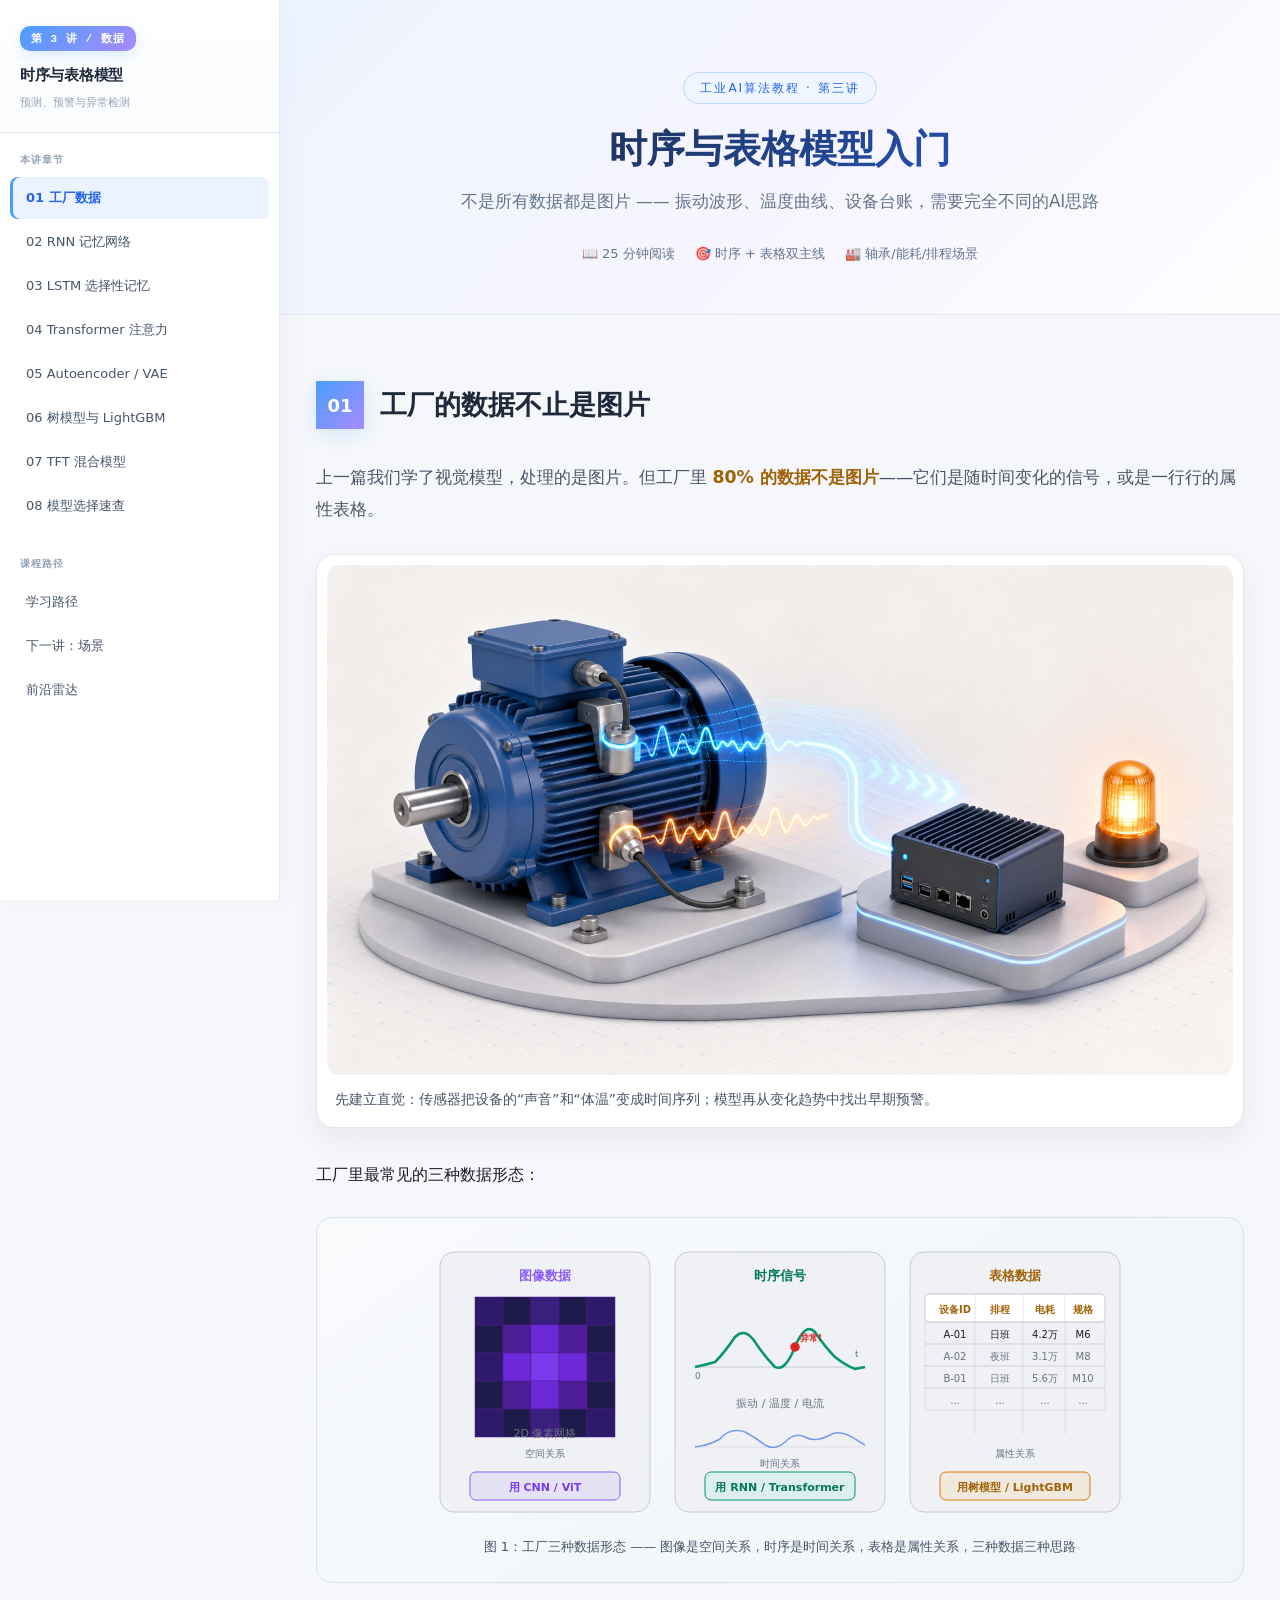
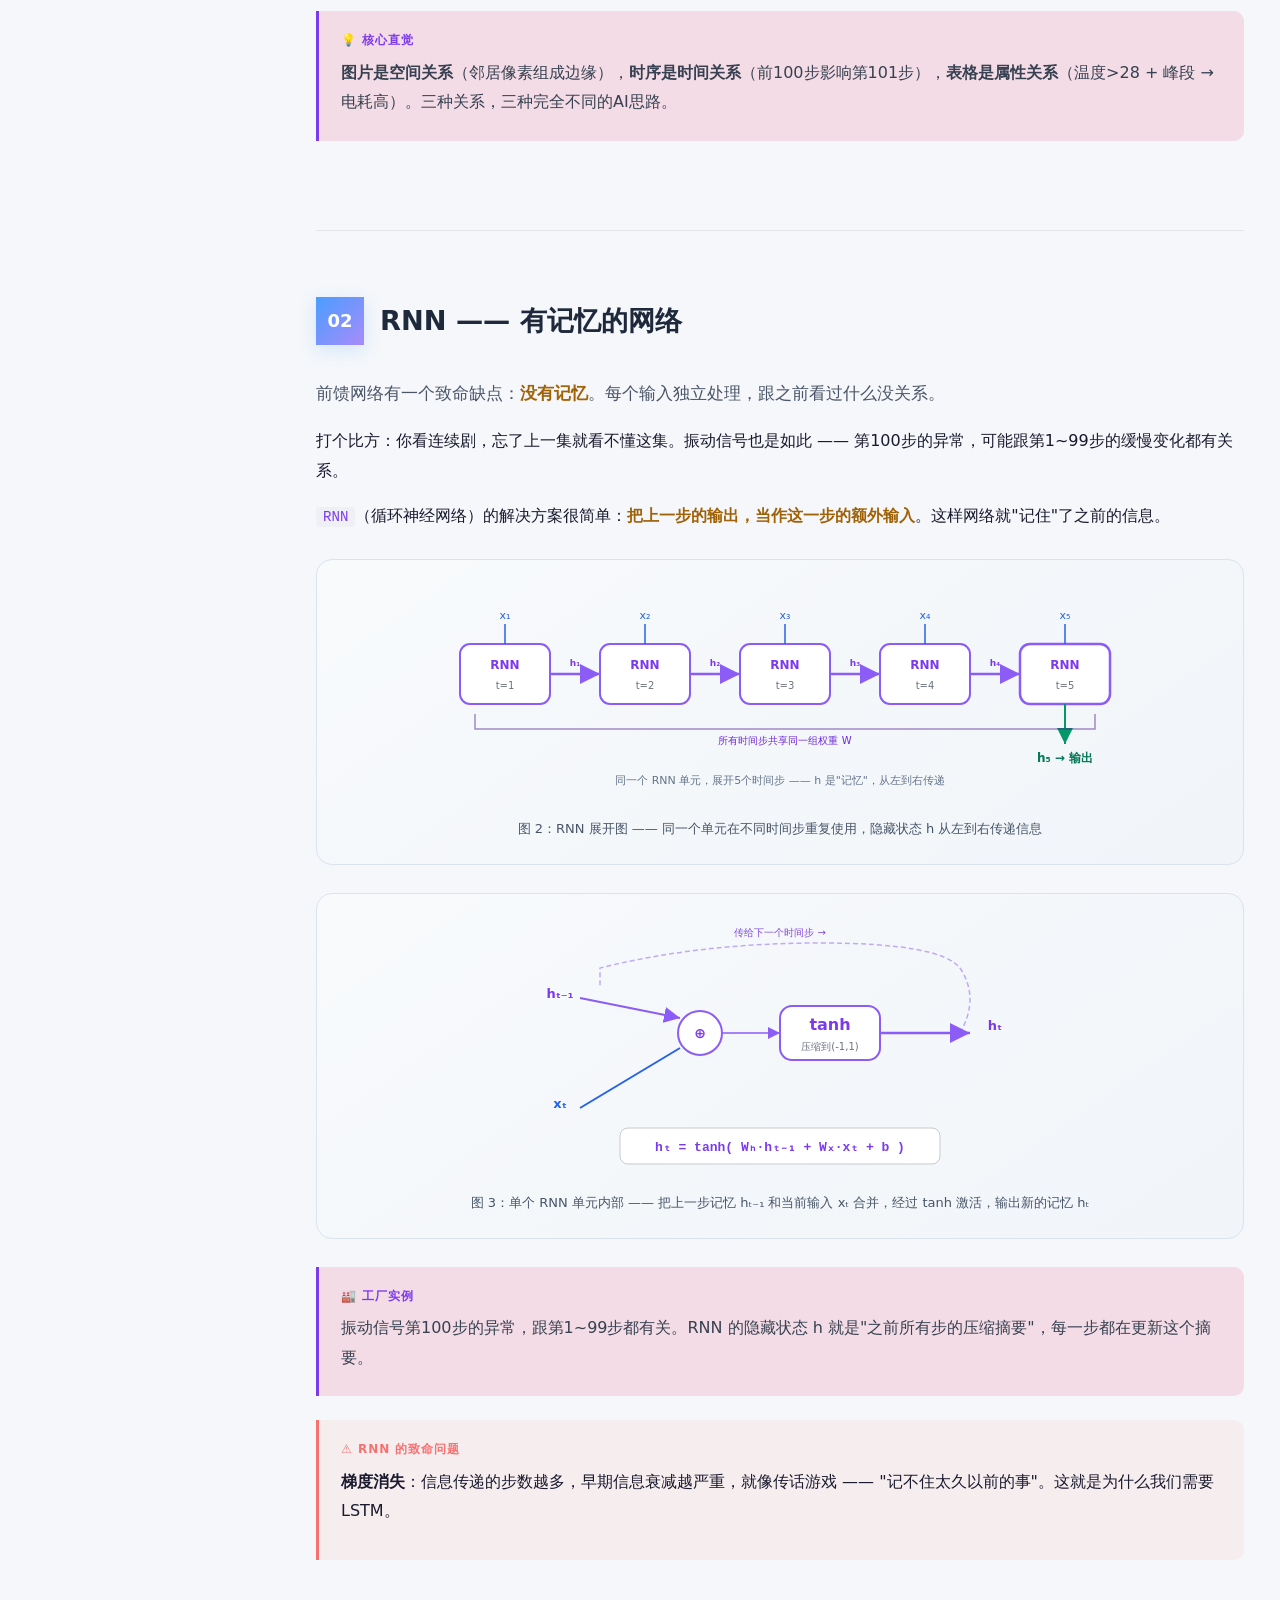
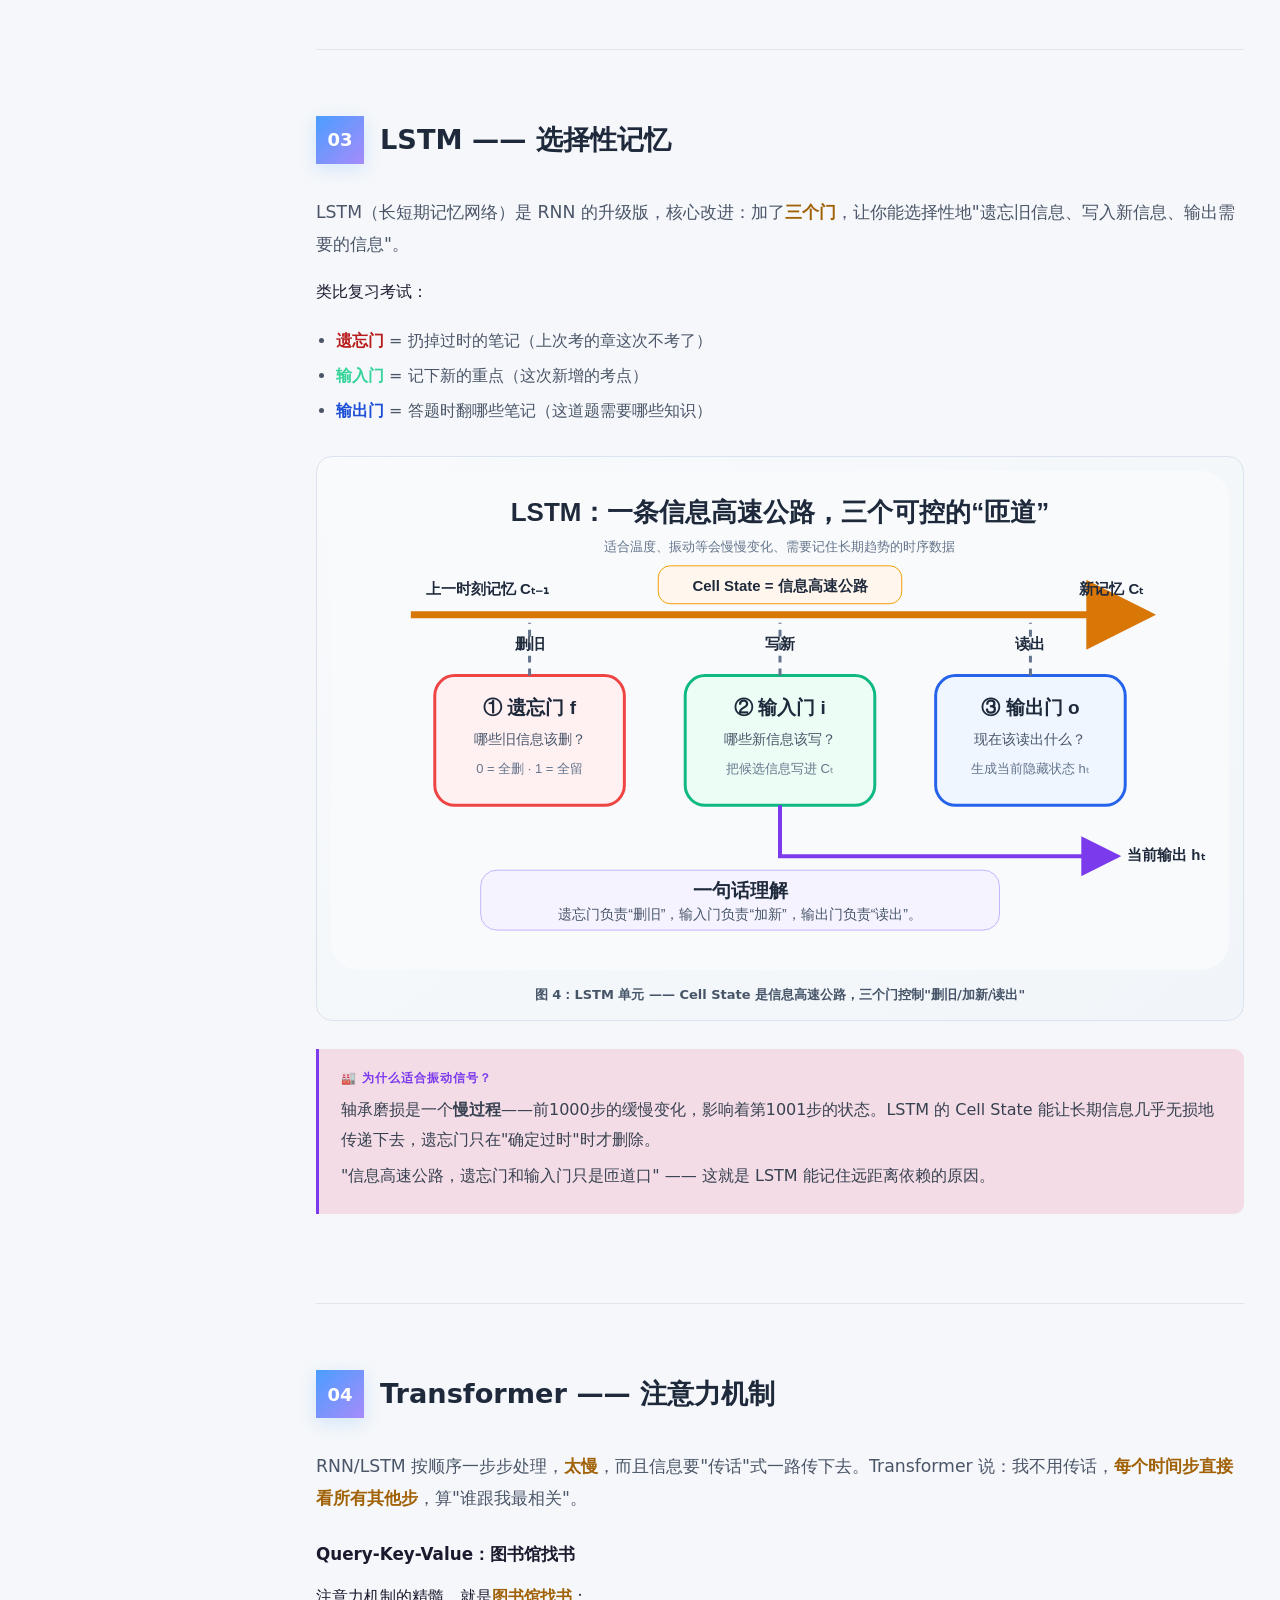
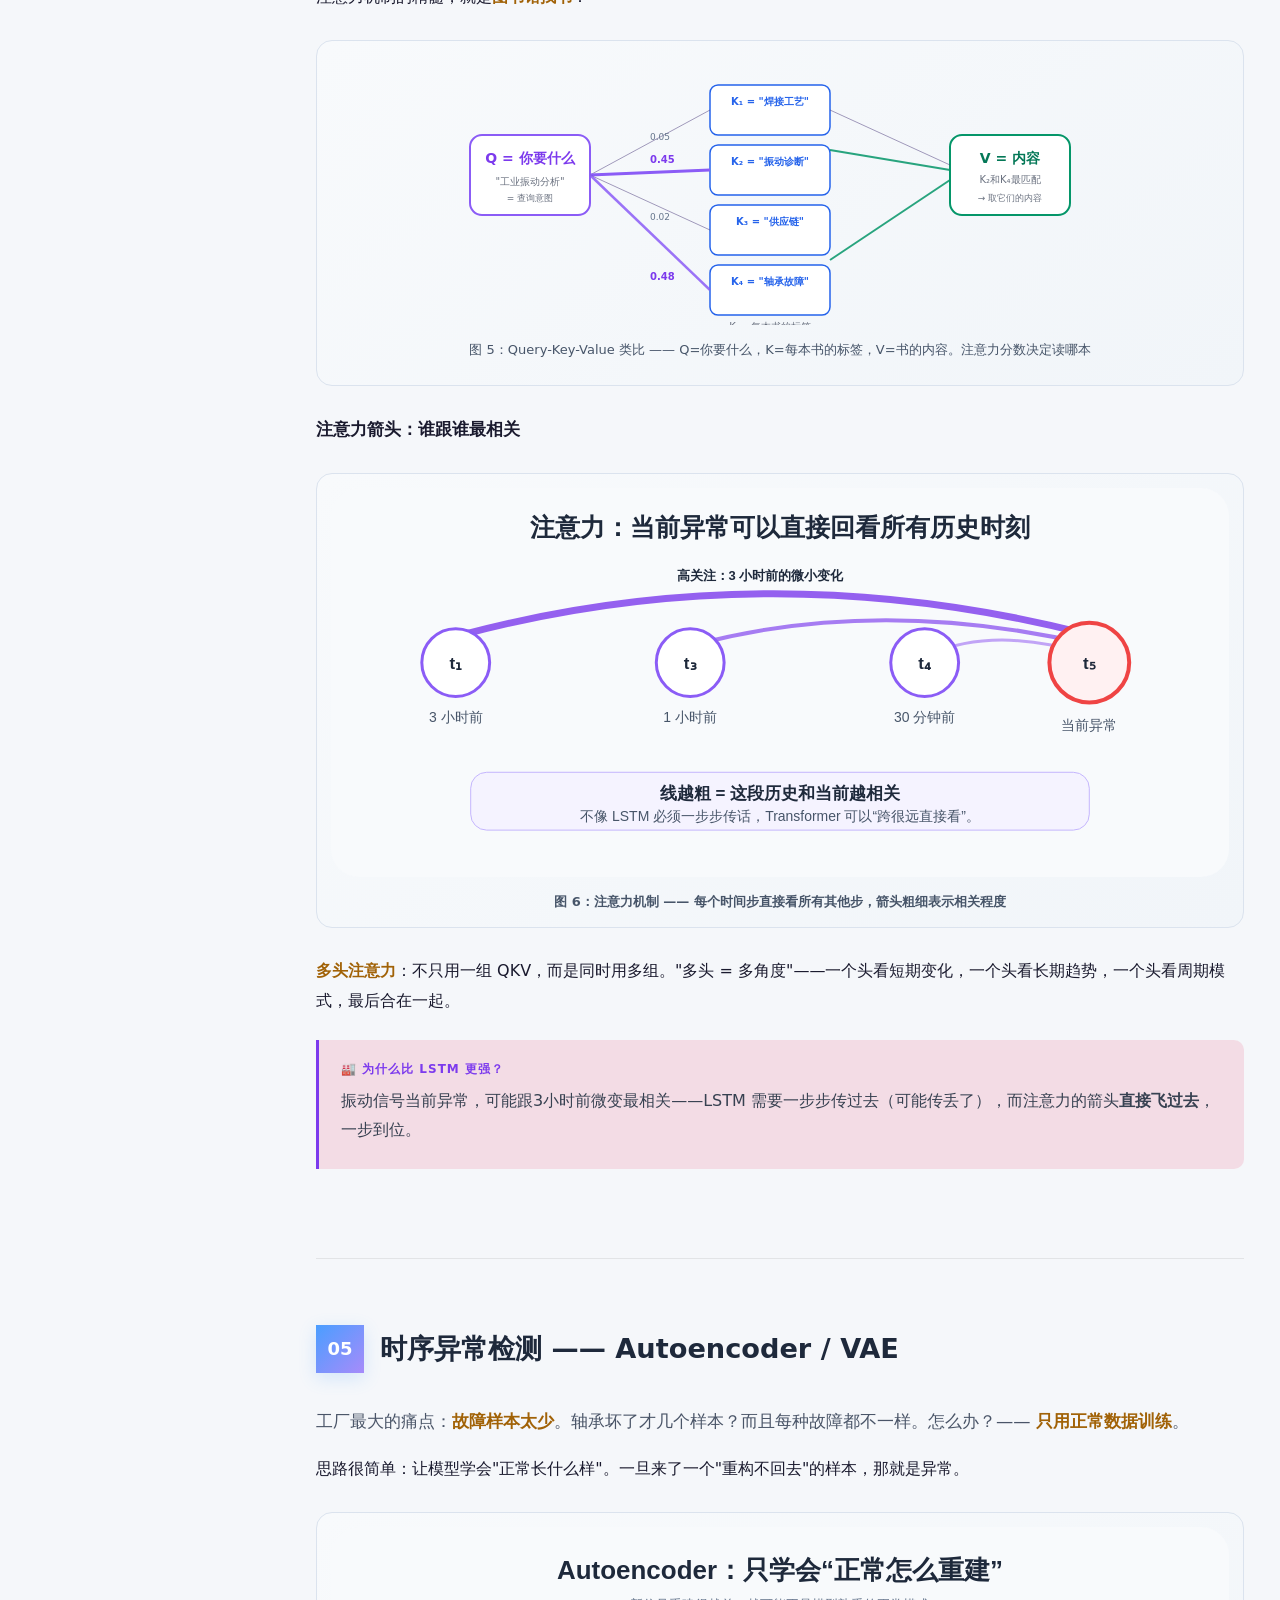
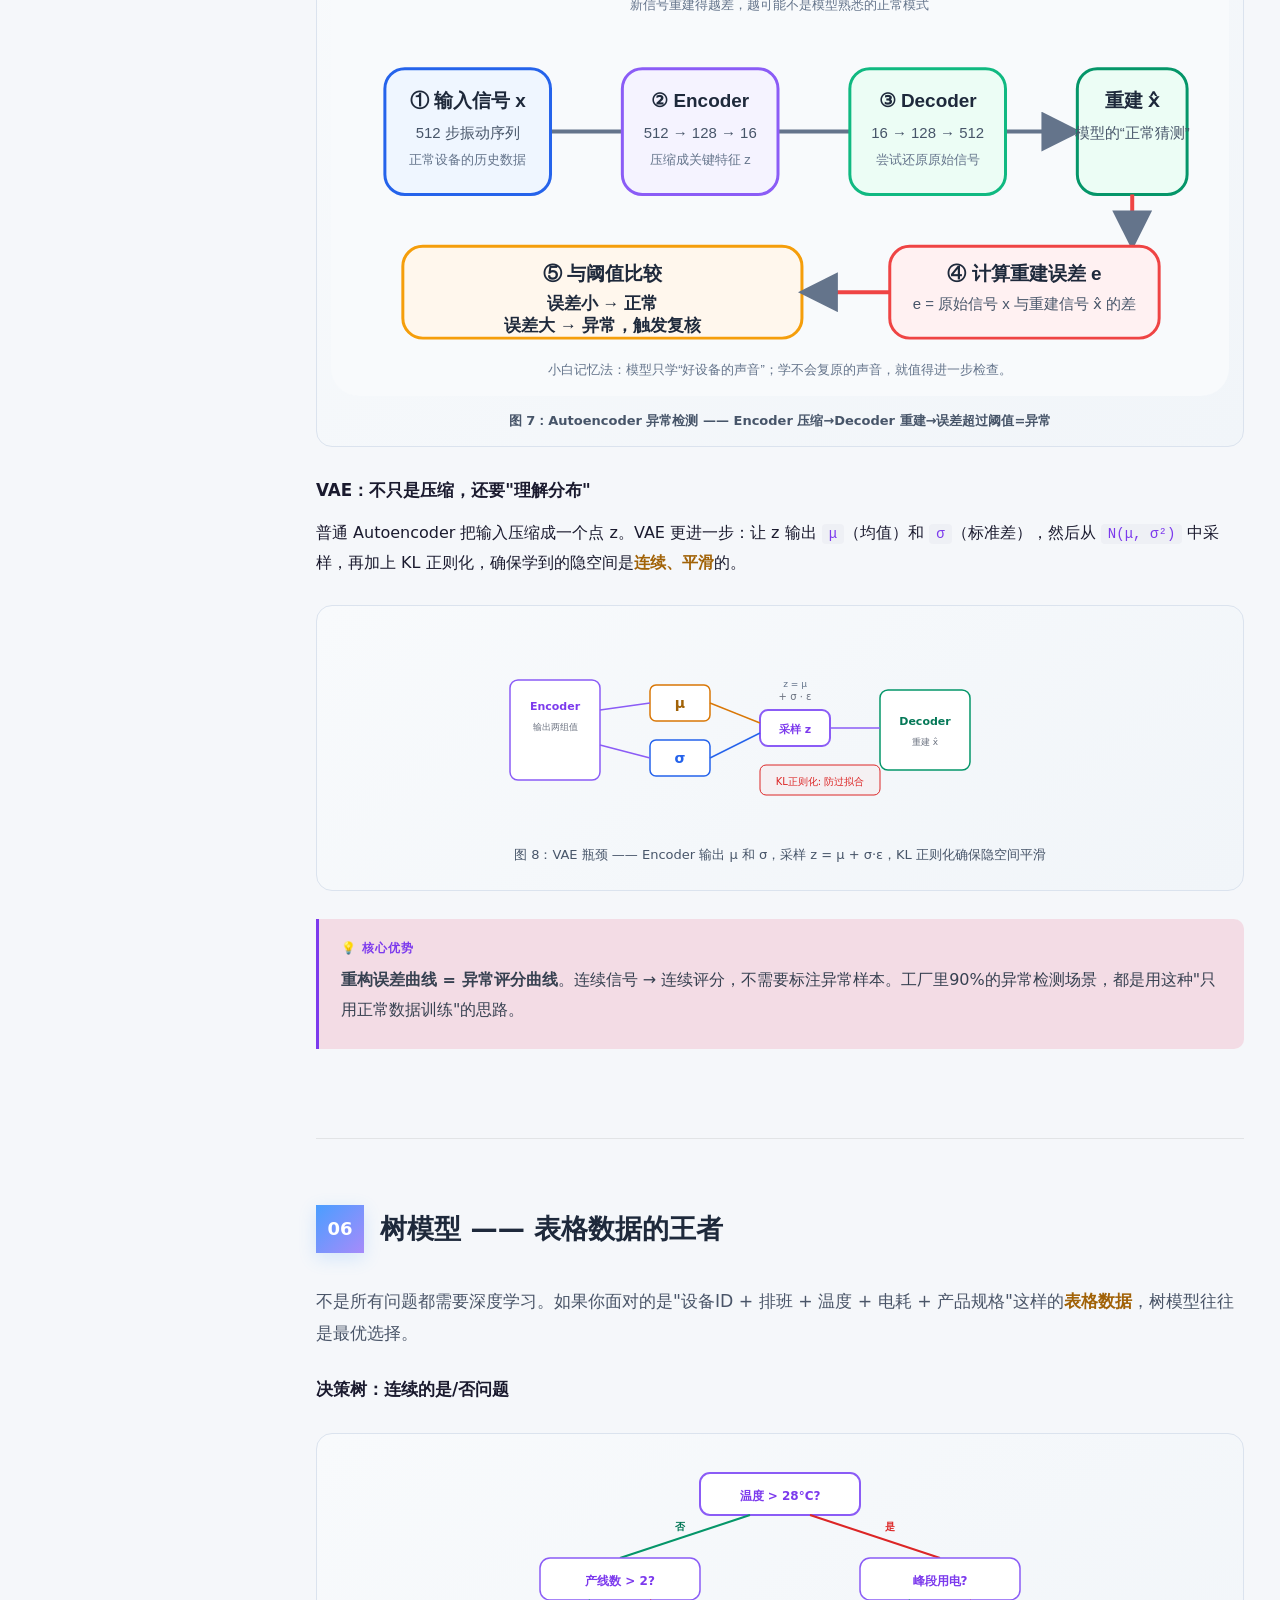
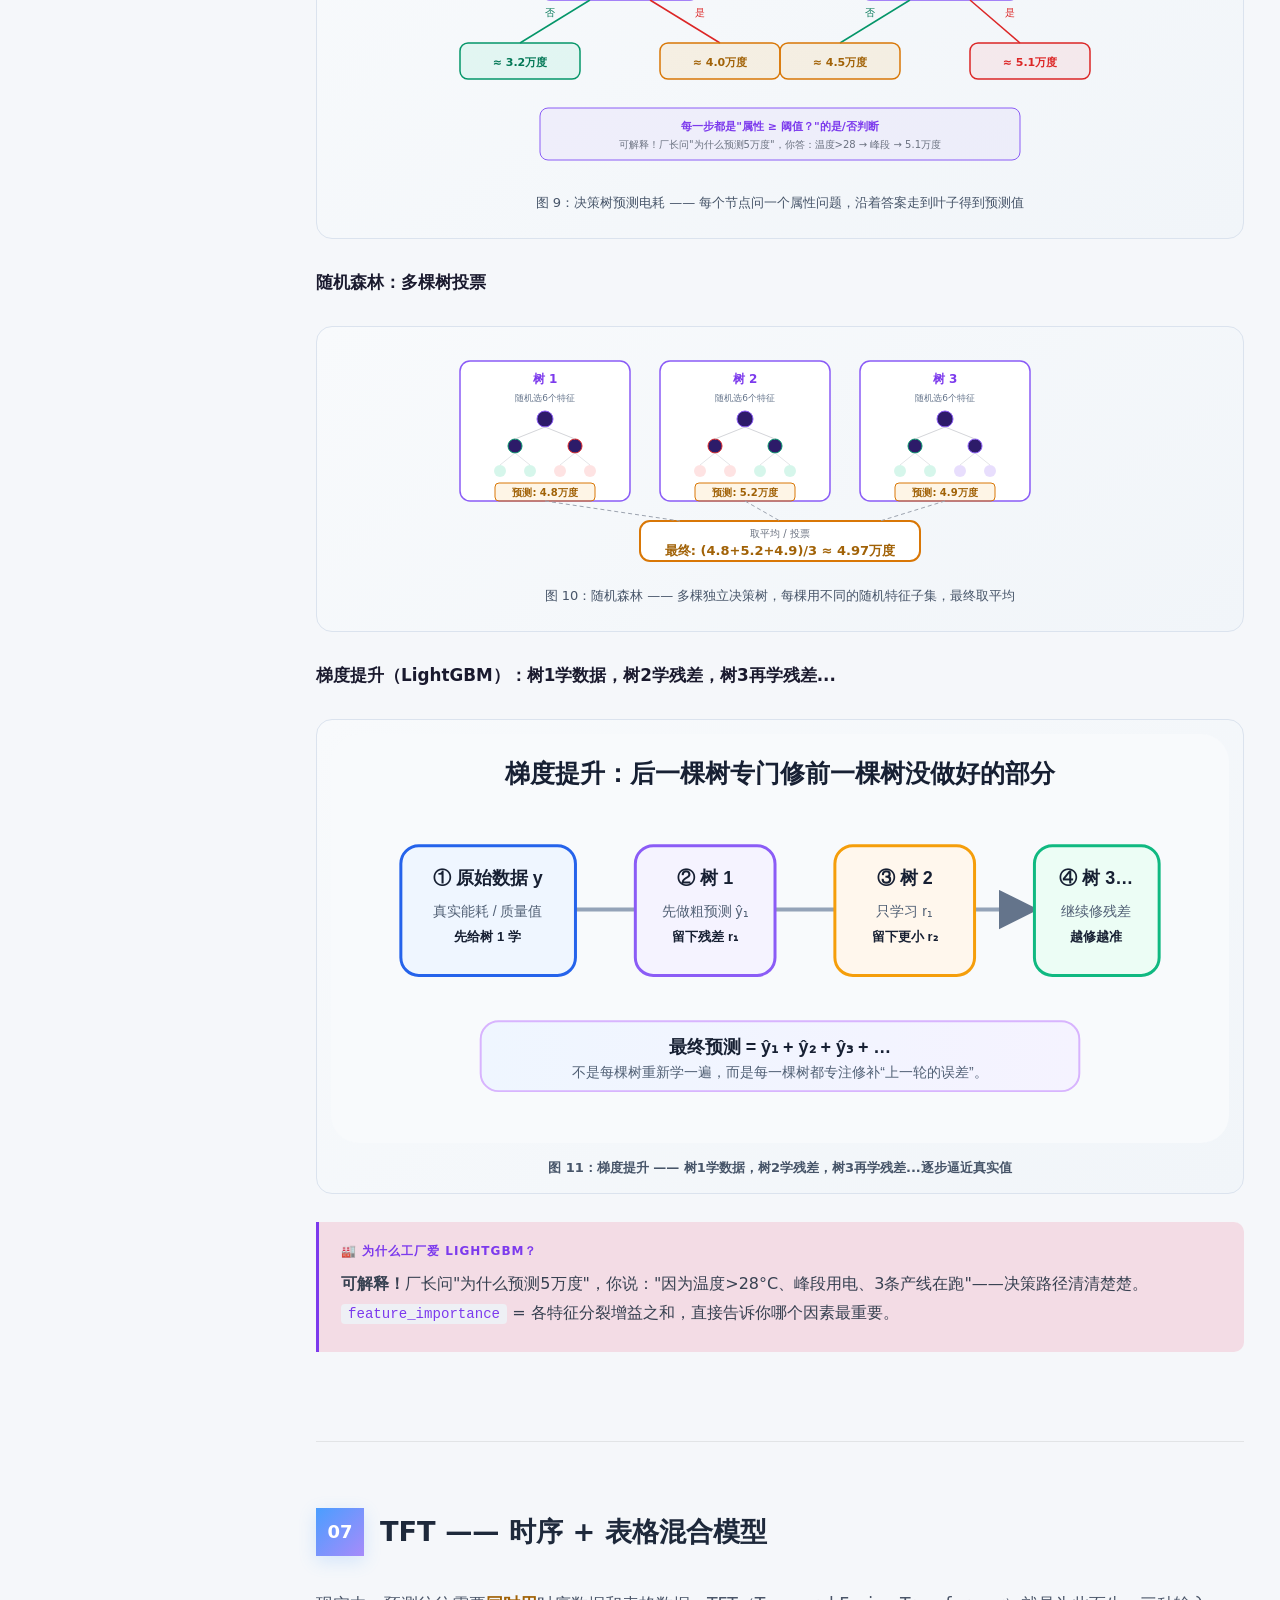
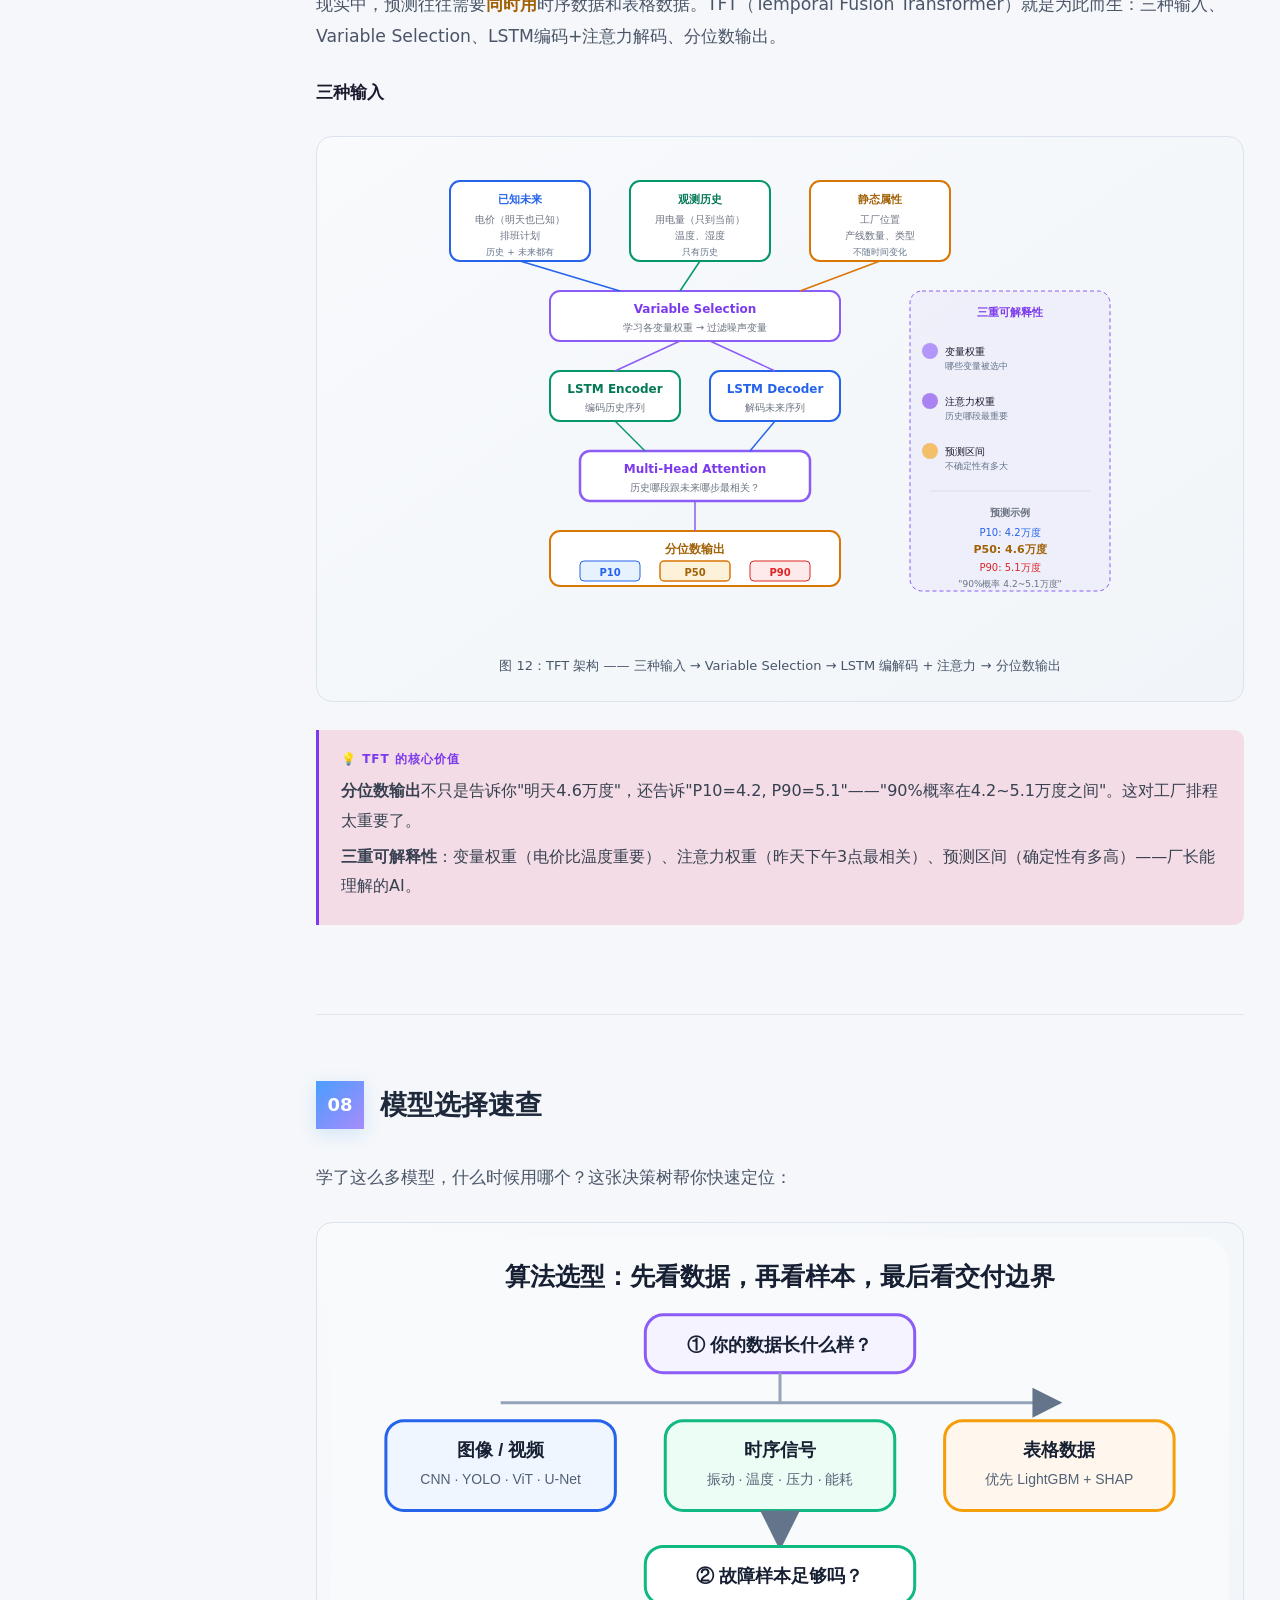
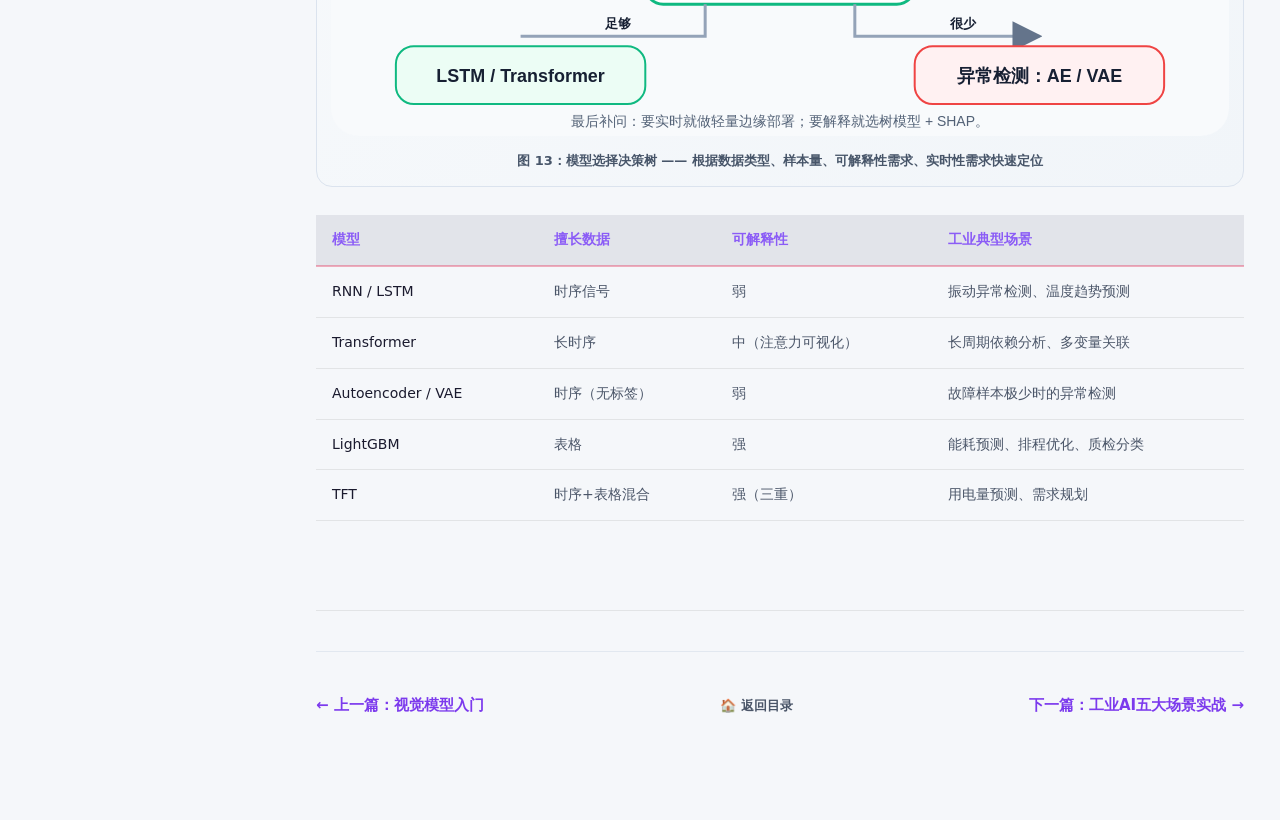
<file: base_infos/工业算法入门/03_时序与表格模型入门.html>
<!DOCTYPE html>
<html lang="zh-CN">
<head>
<meta charset="UTF-8">
<meta name="viewport" content="width=device-width, initial-scale=1.0">
<title>时序与表格模型入门 · 工业AI算法教程 第三讲</title>
<style>
:root {
  --bg: #f8f9fc;
  --bg2: #eef0f5;
  --bg3: #e2e4ea;
  --text: #1a1a2e;
  --text2: #4a5568;
  --accent: #7c3aed;
  --accent2: #8b5cf6;
  --accent-dim: rgba(225,29,72,0.12);
  --accent-border: rgba(225,29,72,0.35);
  --code-bg: #eef0f5;
  --border: rgba(0,0,0,0.08);
  --success: #34d399;
  --danger: #f87171;
  --info: #60a5fa;
}

*, *::before, *::after { box-sizing: border-box; margin: 0; padding: 0; }

html { scroll-behavior: smooth; }

body {
  background: var(--bg);
  color: var(--text);
  font-family: system-ui, -apple-system, "PingFang SC", "Noto Sans SC", "Microsoft YaHei", sans-serif;
  line-height: 1.85;
  font-size: 16px;
  -webkit-font-smoothing: antialiased; color-scheme: light;
}

.page {
  max-width: 800px;
  margin: 0 auto;
  padding: 0 24px 80px;
}

.hero {
  text-align: center;
  padding: 72px 0 48px;
  border-bottom: 1px solid var(--border);
  background: linear-gradient(180deg, #e8ecf4 0%, #f2f4f9 100%);
}
.hero .series-tag {
  display: inline-block;
  font-size: 12px;
  letter-spacing: 2px;
  text-transform: uppercase;
  color: var(--accent);
  background: var(--accent-dim);
  border: 1px solid var(--accent-border);
  border-radius: 20px;
  padding: 4px 16px;
  margin-bottom: 20px;
}
.hero h1 {
  font-size: 2.4rem;
  font-weight: 800;
  line-height: 1.3;
  background: linear-gradient(135deg, #1a1a2e 30%, var(--accent));
  -webkit-background-clip: text;
  -webkit-text-fill-color: transparent;
  background-clip: text;
  margin-bottom: 12px;
}
.hero .subtitle {
  font-size: 1.05rem;
  color: var(--text2);
}
.hero .meta {
  margin-top: 24px;
  font-size: 13px;
  color: var(--text2);
}
.hero .meta span { margin: 0 8px; }

.section {
  padding: 56px 0;
  border-bottom: 1px solid var(--border);
}
.section:nth-child(even) { background: rgba(0,0,0,0.015); }
.section-header {
  display: flex;
  align-items: center;
  gap: 16px;
  margin-bottom: 32px;
}
.badge {
  flex-shrink: 0;
  width: 48px; height: 48px;
  border-radius: 14px;
  background: linear-gradient(135deg, var(--accent), #6d28d9);
  color: #000;
  font-size: 18px;
  font-weight: 800;
  display: flex;
  align-items: center;
  justify-content: center;
  box-shadow: 0 4px 20px var(--accent-dim);
}
.section-header h2 {
  font-size: 1.5rem;
  font-weight: 700;
  color: #1a1a2e;
}

p { margin-bottom: 16px; color: var(--text); }
.lead { font-size: 1.08rem; color: var(--text2); }
.strong { color: var(--accent2); font-weight: 600; }
code, .code {
  font-family: "SF Mono", "Fira Code", "Cascadia Code", monospace;
  background: var(--code-bg);
  color: var(--accent);
  padding: 2px 7px;
  border-radius: 4px;
  font-size: 0.88em;
}

.insight {
  border-left: 3px solid var(--accent);
  background: var(--accent-dim);
  border-radius: 0 10px 10px 0;
  padding: 18px 22px;
  margin: 24px 0;
}
.insight .insight-label {
  font-size: 12px;
  font-weight: 700;
  color: var(--accent);
  text-transform: uppercase;
  letter-spacing: 1px;
  margin-bottom: 6px;
}
.insight p { margin-bottom: 6px; color: #374151; }

.warning {
  border-left: 3px solid var(--danger);
  background: rgba(248,113,113,0.08);
  border-radius: 0 10px 10px 0;
  padding: 18px 22px;
  margin: 24px 0;
}
.warning .warning-label {
  font-size: 12px;
  font-weight: 700;
  color: var(--danger);
  text-transform: uppercase;
  letter-spacing: 1px;
  margin-bottom: 6px;
}

.diagram {
  background: var(--bg2);
  border: 1px solid var(--border);
  border-radius: 14px;
  padding: 24px 12px;
  margin: 28px 0;
  overflow-x: auto;
}
.diagram svg { display: block; margin: 0 auto; }
.diagram .caption {
  text-align: center;
  font-size: 13px;
  color: var(--text2);
  margin-top: 14px;
}

.table-wrap {
  overflow-x: auto;
  margin: 24px 0;
}
table {
  width: 100%;
  border-collapse: collapse;
  font-size: 14px;
}
th {
  text-align: left;
  padding: 12px 16px;
  background: var(--bg3);
  color: var(--accent2);
  font-weight: 600;
  border-bottom: 2px solid var(--accent-border);
  white-space: nowrap;
}
td {
  padding: 12px 16px;
  border-bottom: 1px solid var(--border);
  color: var(--text2);
}
tr:hover td { background: rgba(0,0,0,0.02); }
td:first-child { color: var(--text); font-weight: 500; white-space: nowrap; }

.steps {
  list-style: none;
  counter-reset: step;
  margin: 20px 0;
  padding: 0;
}
.steps li {
  counter-increment: step;
  padding: 12px 0 12px 52px;
  position: relative;
  color: var(--text2);
}
.steps li::before {
  content: counter(step);
  position: absolute;
  left: 0; top: 12px;
  width: 34px; height: 34px;
  border-radius: 50%;
  background: var(--bg3);
  border: 2px solid var(--accent-border);
  color: var(--accent);
  font-weight: 700;
  font-size: 14px;
  display: flex;
  align-items: center;
  justify-content: center;
}
.steps li:not(:last-child)::after {
  content: '';
  position: absolute;
  left: 16px; top: 50px;
  width: 2px;
  height: calc(100% - 50px);
  background: var(--border);
}

.nav-footer {
  display: flex;
  justify-content: space-between;
  align-items: center;
  padding: 40px 0 20px;
  border-top: 1px solid var(--border);
  margin-top: 40px;
}
.nav-footer a {
  color: var(--accent);
  text-decoration: none;
  font-weight: 600;
  font-size: 15px;
  transition: color .2s;
}
.nav-footer a:hover { color: var(--accent2); text-decoration: underline; }
.nav-footer .home { color: var(--text2); font-size: 13px; }

@media (max-width: 600px) {
  .hero h1 { font-size: 1.7rem; }
  .badge { width: 40px; height: 40px; font-size: 15px; border-radius: 10px; }
  .section-header h2 { font-size: 1.2rem; }
  .diagram { padding: 16px 4px; }
}
</style>
<link rel="stylesheet" href="course-ui.css">
</head>
<body class="has-course-sidebar"><aside class="course-sidebar"><div class="course-side-head"><div class="day">第 3 讲 / 数据</div><h2>时序与表格模型</h2><p>预测、预警与异常检测</p></div><div class="course-side-group"><div class="course-side-title">本讲章节</div><a class="course-side-link active" href="#s1">01 工厂数据</a><a class="course-side-link" href="#s2">02 RNN 记忆网络</a><a class="course-side-link" href="#s3">03 LSTM 选择性记忆</a><a class="course-side-link" href="#s4">04 Transformer 注意力</a><a class="course-side-link" href="#s5">05 Autoencoder / VAE</a><a class="course-side-link" href="#s6">06 树模型与 LightGBM</a><a class="course-side-link" href="#s7">07 TFT 混合模型</a><a class="course-side-link" href="#s8">08 模型选择速查</a></div><div class="course-side-group"><div class="course-side-title">课程路径</div><a class="course-side-link" href="index.html">学习路径</a><a class="course-side-link" href="04_工业AI五大场景实战.html">下一讲：场景</a><a class="course-side-link" href="06_算法与资讯雷达.html">前沿雷达</a></div></aside>
<nav class="course-nav"><div class="brand">工业算法<i>×</i>入门</div><a href="index.html">课程地图</a><a href="04_工业AI五大场景实战.html">下一讲：场景</a><a href="06_算法与资讯雷达.html">资讯雷达</a></nav>
<div class="page">

<!-- ════════════════ HERO ════════════════ -->
<header class="hero">
  <div class="series-tag">工业AI算法教程 · 第三讲</div>
  <h1>时序与表格模型入门</h1>
  <p class="subtitle">不是所有数据都是图片 —— 振动波形、温度曲线、设备台账，需要完全不同的AI思路</p>
  <div class="meta">
    <span>📖 25 分钟阅读</span>
    <span>🎯 时序 + 表格双主线</span>
    <span>🏭 轴承/能耗/排程场景</span>
  </div>
</header>

<!-- ════════════════ SECTION 1 ════════════════ -->
<section class="section" id="s1">
  <div class="section-header">
    <div class="badge">01</div>
    <h2>工厂的数据不止是图片</h2>
  </div>

  <p class="lead">上一篇我们学了视觉模型，处理的是图片。但工厂里 <strong class="strong">80% 的数据不是图片</strong>——它们是随时间变化的信号，或是一行行的属性表格。</p>

  <figure class="concept-visual">
    <img src="visuals/predictive-maintenance.png" alt="预测性维护场景：电机的振动与温度传感器把信号传入边缘设备，并产生早期预警">
    <figcaption>先建立直觉：传感器把设备的“声音”和“体温”变成时间序列；模型再从变化趋势中找出早期预警。</figcaption>
  </figure>

  <p>工厂里最常见的三种数据形态：</p>

  <div class="diagram">
    <svg width="720" height="280" viewBox="0 0 720 280" xmlns="http://www.w3.org/2000/svg">
      <defs>
        <marker id="arrV" markerWidth="8" markerHeight="8" refX="8" refY="4" orient="auto">
          <path d="M0,0 L8,4 L0,8" fill="#8b5cf6"/>
        </marker>
      </defs>

      <!-- Panel 1: Image (2D grid) -->
      <g transform="translate(20,10)">
        <rect x="0" y="0" width="210" height="260" rx="14" fill="#f0f1f5" stroke="#c8cad0" stroke-width="1"/>
        <text x="105" y="28" text-anchor="middle" fill="#8b5cf6" font-size="13" font-weight="700">图像数据</text>
        <g transform="translate(35,45)">
          <rect x="0" y="0" width="28" height="28" fill="#2d1b69" stroke="#4c1d95" stroke-width="0.5"/>
          <rect x="28" y="0" width="28" height="28" fill="#1e1b4b" stroke="#4c1d95" stroke-width="0.5"/>
          <rect x="56" y="0" width="28" height="28" fill="#3b1f7e" stroke="#4c1d95" stroke-width="0.5"/>
          <rect x="84" y="0" width="28" height="28" fill="#1e1b4b" stroke="#4c1d95" stroke-width="0.5"/>
          <rect x="112" y="0" width="28" height="28" fill="#2d1b69" stroke="#4c1d95" stroke-width="0.5"/>
          <rect x="0" y="28" width="28" height="28" fill="#1e1b4b" stroke="#4c1d95" stroke-width="0.5"/>
          <rect x="28" y="28" width="28" height="28" fill="#4c1d95" stroke="#4c1d95" stroke-width="0.5"/>
          <rect x="56" y="28" width="28" height="28" fill="#6d28d9" stroke="#4c1d95" stroke-width="0.5"/>
          <rect x="84" y="28" width="28" height="28" fill="#4c1d95" stroke="#4c1d95" stroke-width="0.5"/>
          <rect x="112" y="28" width="28" height="28" fill="#1e1b4b" stroke="#4c1d95" stroke-width="0.5"/>
          <rect x="0" y="56" width="28" height="28" fill="#2d1b69" stroke="#4c1d95" stroke-width="0.5"/>
          <rect x="28" y="56" width="28" height="28" fill="#6d28d9" stroke="#4c1d95" stroke-width="0.5"/>
          <rect x="56" y="56" width="28" height="28" fill="#7c3aed" stroke="#4c1d95" stroke-width="0.5"/>
          <rect x="84" y="56" width="28" height="28" fill="#6d28d9" stroke="#4c1d95" stroke-width="0.5"/>
          <rect x="112" y="56" width="28" height="28" fill="#2d1b69" stroke="#4c1d95" stroke-width="0.5"/>
          <rect x="0" y="84" width="28" height="28" fill="#1e1b4b" stroke="#4c1d95" stroke-width="0.5"/>
          <rect x="28" y="84" width="28" height="28" fill="#4c1d95" stroke="#4c1d95" stroke-width="0.5"/>
          <rect x="56" y="84" width="28" height="28" fill="#6d28d9" stroke="#4c1d95" stroke-width="0.5"/>
          <rect x="84" y="84" width="28" height="28" fill="#4c1d95" stroke="#4c1d95" stroke-width="0.5"/>
          <rect x="112" y="84" width="28" height="28" fill="#1e1b4b" stroke="#4c1d95" stroke-width="0.5"/>
          <rect x="0" y="112" width="28" height="28" fill="#2d1b69" stroke="#4c1d95" stroke-width="0.5"/>
          <rect x="28" y="112" width="28" height="28" fill="#1e1b4b" stroke="#4c1d95" stroke-width="0.5"/>
          <rect x="56" y="112" width="28" height="28" fill="#3b1f7e" stroke="#4c1d95" stroke-width="0.5"/>
          <rect x="84" y="112" width="28" height="28" fill="#1e1b4b" stroke="#4c1d95" stroke-width="0.5"/>
          <rect x="112" y="112" width="28" height="28" fill="#2d1b69" stroke="#4c1d95" stroke-width="0.5"/>
        </g>
        <text x="105" y="185" text-anchor="middle" fill="#6b7280" font-size="11">2D 像素网格</text>
        <text x="105" y="205" text-anchor="middle" fill="#9ca3af" font-size="10">空间关系</text>
        <rect x="30" y="220" width="150" height="28" rx="6" fill="rgba(139,92,246,0.1)" stroke="#8b5cf6" stroke-width="1"/>
        <text x="105" y="239" text-anchor="middle" fill="#7c3aed" font-size="11" font-weight="600">用 CNN / ViT</text>
      </g>

      <!-- Panel 2: Time-series waveform -->
      <g transform="translate(255,10)">
        <rect x="0" y="0" width="210" height="260" rx="14" fill="#f0f1f5" stroke="#c8cad0" stroke-width="1"/>
        <text x="105" y="28" text-anchor="middle" fill="#059669" font-size="13" font-weight="700">时序信号</text>
        <g transform="translate(20,45)">
          <line x1="0" y1="70" x2="170" y2="70" stroke="#c8cad0" stroke-width="1"/>
          <text x="0" y="82" fill="#9ca3af" font-size="9">0</text>
          <text x="160" y="60" fill="#9ca3af" font-size="9">t</text>
          <path d="M0,70 Q10,68 20,65 Q30,55 40,40 Q50,30 60,45 Q70,60 80,70 Q90,75 100,50 Q110,25 120,35 Q130,50 140,60 Q150,68 160,72 L170,70" fill="none" stroke="#059669" stroke-width="2.5"/>
          <circle cx="100" cy="50" r="4" fill="#dc2626" stroke="#dc2626" stroke-width="1.5"/>
          <text x="105" y="44" fill="#dc2626" font-size="9" font-weight="600">异常!</text>
        </g>
        <text x="105" y="155" text-anchor="middle" fill="#6b7280" font-size="11">振动 / 温度 / 电流</text>
        <g transform="translate(20,165)">
          <line x1="0" y1="30" x2="170" y2="30" stroke="#c8cad0" stroke-width="0.5"/>
          <path d="M0,30 Q15,28 25,22 Q35,10 50,15 Q60,20 70,28 Q80,34 90,25 Q100,15 110,20 Q120,26 135,18 Q145,12 160,22 L170,28" fill="none" stroke="#2563eb" stroke-width="1.5" opacity="0.6"/>
        </g>
        <text x="105" y="215" text-anchor="middle" fill="#9ca3af" font-size="10">时间关系</text>
        <rect x="30" y="220" width="150" height="28" rx="6" fill="rgba(52,211,153,0.1)" stroke="#059669" stroke-width="1"/>
        <text x="105" y="239" text-anchor="middle" fill="#059669" font-size="11" font-weight="600">用 RNN / Transformer</text>
      </g>

      <!-- Panel 3: Tabular data -->
      <g transform="translate(490,10)">
        <rect x="0" y="0" width="210" height="260" rx="14" fill="#f0f1f5" stroke="#c8cad0" stroke-width="1"/>
        <text x="105" y="28" text-anchor="middle" fill="#f59e0b" font-size="13" font-weight="700">表格数据</text>
        <g transform="translate(15,42)">
          <rect x="0" y="0" width="180" height="28" rx="4" fill="#ffffff" stroke="#c8cad0" stroke-width="1"/>
          <text x="30" y="19" text-anchor="middle" fill="#f59e0b" font-size="10" font-weight="600">设备ID</text>
          <text x="75" y="19" text-anchor="middle" fill="#f59e0b" font-size="10" font-weight="600">排程</text>
          <text x="120" y="19" text-anchor="middle" fill="#f59e0b" font-size="10" font-weight="600">电耗</text>
          <text x="158" y="19" text-anchor="middle" fill="#f59e0b" font-size="10" font-weight="600">规格</text>
          <line x1="50" y1="0" x2="50" y2="140" stroke="#c8cad0" stroke-width="0.5"/>
          <line x1="98" y1="0" x2="98" y2="140" stroke="#c8cad0" stroke-width="0.5"/>
          <line x1="140" y1="0" x2="140" y2="140" stroke="#c8cad0" stroke-width="0.5"/>

          <rect x="0" y="28" width="180" height="22" rx="0" fill="transparent" stroke="#c8cad0" stroke-width="0.5"/>
          <text x="30" y="44" text-anchor="middle" fill="#1a1a2e" font-size="10">A-01</text>
          <text x="75" y="44" text-anchor="middle" fill="#1a1a2e" font-size="10">日班</text>
          <text x="120" y="44" text-anchor="middle" fill="#1a1a2e" font-size="10">4.2万</text>
          <text x="158" y="44" text-anchor="middle" fill="#1a1a2e" font-size="10">M6</text>

          <rect x="0" y="50" width="180" height="22" rx="0" fill="rgba(255,255,255,0.02)" stroke="#c8cad0" stroke-width="0.5"/>
          <text x="30" y="66" text-anchor="middle" fill="#6b7280" font-size="10">A-02</text>
          <text x="75" y="66" text-anchor="middle" fill="#6b7280" font-size="10">夜班</text>
          <text x="120" y="66" text-anchor="middle" fill="#6b7280" font-size="10">3.1万</text>
          <text x="158" y="66" text-anchor="middle" fill="#6b7280" font-size="10">M8</text>

          <rect x="0" y="72" width="180" height="22" rx="0" fill="transparent" stroke="#c8cad0" stroke-width="0.5"/>
          <text x="30" y="88" text-anchor="middle" fill="#6b7280" font-size="10">B-01</text>
          <text x="75" y="88" text-anchor="middle" fill="#6b7280" font-size="10">日班</text>
          <text x="120" y="88" text-anchor="middle" fill="#6b7280" font-size="10">5.6万</text>
          <text x="158" y="88" text-anchor="middle" fill="#6b7280" font-size="10">M10</text>

          <rect x="0" y="94" width="180" height="22" rx="0" fill="rgba(255,255,255,0.02)" stroke="#c8cad0" stroke-width="0.5"/>
          <text x="30" y="110" text-anchor="middle" fill="#9ca3af" font-size="10">...</text>
          <text x="75" y="110" text-anchor="middle" fill="#9ca3af" font-size="10">...</text>
          <text x="120" y="110" text-anchor="middle" fill="#9ca3af" font-size="10">...</text>
          <text x="158" y="110" text-anchor="middle" fill="#9ca3af" font-size="10">...</text>
        </g>
        <text x="105" y="205" text-anchor="middle" fill="#9ca3af" font-size="10">属性关系</text>
        <rect x="30" y="220" width="150" height="28" rx="6" fill="rgba(245,158,11,0.1)" stroke="#d97706" stroke-width="1"/>
        <text x="105" y="239" text-anchor="middle" fill="#f59e0b" font-size="11" font-weight="600">用树模型 / LightGBM</text>
      </g>
    </svg>
    <div class="caption">图 1：工厂三种数据形态 —— 图像是空间关系，时序是时间关系，表格是属性关系，三种数据三种思路</div>
  </div>

  <div class="insight">
    <div class="insight-label">💡 核心直觉</div>
    <p><strong>图片是空间关系</strong>（邻居像素组成边缘），<strong>时序是时间关系</strong>（前100步影响第101步），<strong>表格是属性关系</strong>（温度>28 + 峰段 → 电耗高）。三种关系，三种完全不同的AI思路。</p>
  </div>
</section>

<!-- ════════════════ SECTION 2 ════════════════ -->
<section class="section" id="s2">
  <div class="section-header">
    <div class="badge">02</div>
    <h2>RNN —— 有记忆的网络</h2>
  </div>

  <p class="lead">前馈网络有一个致命缺点：<strong class="strong">没有记忆</strong>。每个输入独立处理，跟之前看过什么没关系。</p>

  <p>打个比方：你看连续剧，忘了上一集就看不懂这集。振动信号也是如此 —— 第100步的异常，可能跟第1~99步的缓慢变化都有关系。</p>

  <p><code>RNN</code>（循环神经网络）的解决方案很简单：<strong class="strong">把上一步的输出，当作这一步的额外输入</strong>。这样网络就"记住"了之前的信息。</p>

  <!-- ── SVG: Unrolled RNN ── -->
  <div class="diagram">
    <svg width="720" height="220" viewBox="0 0 720 220" xmlns="http://www.w3.org/2000/svg">
      <defs>
        <marker id="arrP" markerWidth="8" markerHeight="8" refX="8" refY="4" orient="auto">
          <path d="M0,0 L8,4 L0,8" fill="#8b5cf6"/>
        </marker>
        <marker id="arrG3" markerWidth="8" markerHeight="8" refX="8" refY="4" orient="auto">
          <path d="M0,0 L8,4 L0,8" fill="#059669"/>
        </marker>
      </defs>

      <!-- RNN cells unrolled -->
      <g>
        <!-- Cell 1 -->
        <rect x="40" y="60" width="90" height="60" rx="10" fill="#ffffff" stroke="#8b5cf6" stroke-width="2"/>
        <text x="85" y="85" text-anchor="middle" fill="#7c3aed" font-size="12" font-weight="700">RNN</text>
        <text x="85" y="105" text-anchor="middle" fill="#6b7280" font-size="10">t=1</text>
        <text x="85" y="35" text-anchor="middle" fill="#2563eb" font-size="11">x₁</text>
        <line x1="85" y1="40" x2="85" y2="60" stroke="#2563eb" stroke-width="1.5" marker-end="url(#arrB3)"/>

        <!-- Cell 2 -->
        <rect x="180" y="60" width="90" height="60" rx="10" fill="#ffffff" stroke="#8b5cf6" stroke-width="2"/>
        <text x="225" y="85" text-anchor="middle" fill="#7c3aed" font-size="12" font-weight="700">RNN</text>
        <text x="225" y="105" text-anchor="middle" fill="#6b7280" font-size="10">t=2</text>
        <text x="225" y="35" text-anchor="middle" fill="#2563eb" font-size="11">x₂</text>
        <line x1="225" y1="40" x2="225" y2="60" stroke="#2563eb" stroke-width="1.5"/>

        <!-- Cell 3 -->
        <rect x="320" y="60" width="90" height="60" rx="10" fill="#ffffff" stroke="#8b5cf6" stroke-width="2"/>
        <text x="365" y="85" text-anchor="middle" fill="#7c3aed" font-size="12" font-weight="700">RNN</text>
        <text x="365" y="105" text-anchor="middle" fill="#6b7280" font-size="10">t=3</text>
        <text x="365" y="35" text-anchor="middle" fill="#2563eb" font-size="11">x₃</text>
        <line x1="365" y1="40" x2="365" y2="60" stroke="#2563eb" stroke-width="1.5"/>

        <!-- Cell 4 -->
        <rect x="460" y="60" width="90" height="60" rx="10" fill="#ffffff" stroke="#8b5cf6" stroke-width="2"/>
        <text x="505" y="85" text-anchor="middle" fill="#7c3aed" font-size="12" font-weight="700">RNN</text>
        <text x="505" y="105" text-anchor="middle" fill="#6b7280" font-size="10">t=4</text>
        <text x="505" y="35" text-anchor="middle" fill="#2563eb" font-size="11">x₄</text>
        <line x1="505" y1="40" x2="505" y2="60" stroke="#2563eb" stroke-width="1.5"/>

        <!-- Cell 5 -->
        <rect x="600" y="60" width="90" height="60" rx="10" fill="#ffffff" stroke="#8b5cf6" stroke-width="2.5"/>
        <text x="645" y="85" text-anchor="middle" fill="#7c3aed" font-size="12" font-weight="700">RNN</text>
        <text x="645" y="105" text-anchor="middle" fill="#6b7280" font-size="10">t=5</text>
        <text x="645" y="35" text-anchor="middle" fill="#2563eb" font-size="11">x₅</text>
        <line x1="645" y1="40" x2="645" y2="60" stroke="#2563eb" stroke-width="1.5"/>
      </g>

      <!-- Hidden state arrows (h carries info) -->
      <line x1="130" y1="90" x2="180" y2="90" stroke="#8b5cf6" stroke-width="2.5" marker-end="url(#arrP)"/>
      <line x1="270" y1="90" x2="320" y2="90" stroke="#8b5cf6" stroke-width="2.5" marker-end="url(#arrP)"/>
      <line x1="410" y1="90" x2="460" y2="90" stroke="#8b5cf6" stroke-width="2.5" marker-end="url(#arrP)"/>
      <line x1="550" y1="90" x2="600" y2="90" stroke="#8b5cf6" stroke-width="2.5" marker-end="url(#arrP)"/>

      <!-- h labels -->
      <text x="155" y="82" text-anchor="middle" fill="#7c3aed" font-size="9" font-weight="600">h₁</text>
      <text x="295" y="82" text-anchor="middle" fill="#7c3aed" font-size="9" font-weight="600">h₂</text>
      <text x="435" y="82" text-anchor="middle" fill="#7c3aed" font-size="9" font-weight="600">h₃</text>
      <text x="575" y="82" text-anchor="middle" fill="#7c3aed" font-size="9" font-weight="600">h₄</text>

      <!-- Output from last cell -->
      <line x1="645" y1="120" x2="645" y2="160" stroke="#059669" stroke-width="2" marker-end="url(#arrG3)"/>
      <text x="645" y="178" text-anchor="middle" fill="#059669" font-size="12" font-weight="600">h₅ → 输出</text>

      <!-- Label: same cell, unrolled -->
      <text x="360" y="200" text-anchor="middle" fill="#9ca3af" font-size="11">同一个 RNN 单元，展开5个时间步 —— h 是"记忆"，从左到右传递</text>

      <!-- Bracket showing "same weights" -->
      <path d="M55,130 L55,145 L675,145 L675,130" fill="none" stroke="#4c1d95" stroke-width="1.5" opacity="0.5"/>
      <text x="365" y="160" text-anchor="middle" fill="#6d28d9" font-size="10">所有时间步共享同一组权重 W</text>
    </svg>
    <div class="caption">图 2：RNN 展开图 —— 同一个单元在不同时间步重复使用，隐藏状态 h 从左到右传递信息</div>
  </div>

  <!-- ── SVG: Single RNN cell internals ── -->
  <div class="diagram">
    <svg width="520" height="260" viewBox="0 0 520 260" xmlns="http://www.w3.org/2000/svg">
      <defs>
        <marker id="arrP2" markerWidth="8" markerHeight="8" refX="8" refY="4" orient="auto">
          <path d="M0,0 L8,4 L0,8" fill="#8b5cf6"/>
        </marker>
      </defs>

      <!-- h_{t-1} input -->
      <text x="40" y="80" text-anchor="middle" fill="#7c3aed" font-size="13" font-weight="600">hₜ₋₁</text>
      <line x1="60" y1="80" x2="160" y2="100" stroke="#8b5cf6" stroke-width="2" marker-end="url(#arrP2)"/>

      <!-- x_t input -->
      <text x="40" y="190" text-anchor="middle" fill="#2563eb" font-size="13" font-weight="600">xₜ</text>
      <line x1="60" y1="190" x2="160" y2="130" stroke="#2563eb" stroke-width="2"/>

      <!-- Concatenation -->
      <circle cx="180" cy="115" r="22" fill="#ffffff" stroke="#8b5cf6" stroke-width="2"/>
      <text x="180" y="120" text-anchor="middle" fill="#7c3aed" font-size="14" font-weight="700">⊕</text>

      <!-- tanh -->
      <line x1="202" y1="115" x2="260" y2="115" stroke="#8b5cf6" stroke-width="1.5" marker-end="url(#arrP2)"/>
      <rect x="260" y="88" width="100" height="54" rx="12" fill="#ffffff" stroke="#8b5cf6" stroke-width="2"/>
      <text x="310" y="112" text-anchor="middle" fill="#7c3aed" font-size="16" font-weight="700">tanh</text>
      <text x="310" y="132" text-anchor="middle" fill="#6b7280" font-size="10">压缩到(-1,1)</text>

      <!-- h_t output -->
      <line x1="360" y1="115" x2="450" y2="115" stroke="#8b5cf6" stroke-width="2.5" marker-end="url(#arrP2)"/>
      <text x="475" y="112" text-anchor="middle" fill="#7c3aed" font-size="13" font-weight="600">hₜ</text>

      <!-- h_t also goes up (to next step) -->
      <path d="M440,115 Q460,80 440,50 Q420,25 300,25 Q180,25 80,50 L80,68" fill="none" stroke="#8b5cf6" stroke-width="1.5" stroke-dasharray="5 3" opacity="0.5"/>
      <text x="260" y="18" text-anchor="middle" fill="#6d28d9" font-size="10" opacity="0.85">传给下一个时间步 →</text>

      <!-- Formula -->
      <rect x="100" y="210" width="320" height="36" rx="8" fill="#ffffff" stroke="#c8cad0" stroke-width="1"/>
      <text x="260" y="233" text-anchor="middle" fill="#7c3aed" font-size="13" font-weight="600" font-family="monospace">hₜ = tanh( Wₕ·hₜ₋₁ + Wₓ·xₜ + b )</text>
    </svg>
    <div class="caption">图 3：单个 RNN 单元内部 —— 把上一步记忆 hₜ₋₁ 和当前输入 xₜ 合并，经过 tanh 激活，输出新的记忆 hₜ</div>
  </div>

  <div class="insight">
    <div class="insight-label">🏭 工厂实例</div>
    <p>振动信号第100步的异常，跟第1~99步都有关。RNN 的隐藏状态 h 就是"之前所有步的压缩摘要"，每一步都在更新这个摘要。</p>
  </div>

  <div class="warning">
    <div class="warning-label">⚠️ RNN 的致命问题</div>
    <p><strong>梯度消失</strong>：信息传递的步数越多，早期信息衰减越严重，就像传话游戏 —— "记不住太久以前的事"。这就是为什么我们需要 LSTM。</p>
  </div>
</section>

<!-- ════════════════ SECTION 3 ════════════════ -->
<section class="section" id="s3">
  <div class="section-header">
    <div class="badge">03</div>
    <h2>LSTM —— 选择性记忆</h2>
  </div>

  <p class="lead">LSTM（长短期记忆网络）是 RNN 的升级版，核心改进：加了<strong class="strong">三个门</strong>，让你能选择性地"遗忘旧信息、写入新信息、输出需要的信息"。</p>

  <p>类比复习考试：</p>
  <ul style="margin-left:20px; color:var(--text2); line-height:2.2;">
    <li><strong style="color:#f87171;">遗忘门</strong> = 扔掉过时的笔记（上次考的章这次不考了）</li>
    <li><strong style="color:#34d399;">输入门</strong> = 记下新的重点（这次新增的考点）</li>
    <li><strong style="color:#60a5fa;">输出门</strong> = 答题时翻哪些笔记（这道题需要哪些知识）</li>
  </ul>

  <!-- ── SVG: LSTM cell ── -->
  <div class="diagram diagram--redraw">
    <svg width="680" height="400" viewBox="0 0 680 400" xmlns="http://www.w3.org/2000/svg">
      <defs>
        <marker id="arrP3" markerWidth="8" markerHeight="8" refX="8" refY="4" orient="auto">
          <path d="M0,0 L8,4 L0,8" fill="#8b5cf6"/>
        </marker>
        <marker id="arrR" markerWidth="8" markerHeight="8" refX="8" refY="4" orient="auto">
          <path d="M0,0 L8,4 L0,8" fill="#dc2626"/>
        </marker>
        <marker id="arrG4" markerWidth="8" markerHeight="8" refX="8" refY="4" orient="auto">
          <path d="M0,0 L8,4 L0,8" fill="#059669"/>
        </marker>
        <marker id="arrB3" markerWidth="8" markerHeight="8" refX="8" refY="4" orient="auto">
          <path d="M0,0 L8,4 L0,8" fill="#2563eb"/>
        </marker>
      </defs>

      <!-- Cell state "highway" across top -->
      <text x="50" y="50" fill="#f59e0b" font-size="11" font-weight="600">Cₜ₋₁</text>
      <line x1="70" y1="55" x2="130" y2="55" stroke="#d97706" stroke-width="3" opacity="0.8"/>
      <!-- Forget gate multiply -->
      <circle cx="150" cy="55" r="16" fill="#ffffff" stroke="#dc2626" stroke-width="2"/>
      <text x="150" y="60" text-anchor="middle" fill="#dc2626" font-size="14" font-weight="700">×</text>
      <line x1="166" y1="55" x2="350" y2="55" stroke="#d97706" stroke-width="3" opacity="0.8"/>
      <!-- Input gate add -->
      <circle cx="370" cy="55" r="16" fill="#ffffff" stroke="#059669" stroke-width="2"/>
      <text x="370" y="60" text-anchor="middle" fill="#059669" font-size="14" font-weight="700">+</text>
      <line x1="386" y1="55" x2="530" y2="55" stroke="#d97706" stroke-width="3" opacity="0.8"/>
      <text x="560" y="50" fill="#f59e0b" font-size="11" font-weight="600">Cₜ</text>

      <!-- Cell state label -->
      <rect x="180" y="25" width="160" height="22" rx="6" fill="rgba(245,158,11,0.08)" stroke="#d97706" stroke-width="1" opacity="0.85"/>
      <text x="260" y="41" text-anchor="middle" fill="#f59e0b" font-size="10" font-weight="600">信息高速公路</text>

      <!-- Main LSTM body -->
      <rect x="80" y="80" width="520" height="260" rx="14" fill="rgba(139,92,246,0.04)" stroke="#8b5cf6" stroke-width="1.5" stroke-dasharray="6 3"/>

      <!-- Inputs -->
      <text x="30" y="180" fill="#2563eb" font-size="12" font-weight="600">xₜ</text>
      <line x1="45" y1="180" x2="80" y2="180" stroke="#2563eb" stroke-width="2"/>
      <text x="30" y="145" fill="#7c3aed" font-size="12" font-weight="600">hₜ₋₁</text>
      <line x1="50" y1="145" x2="80" y2="145" stroke="#8b5cf6" stroke-width="2"/>

      <!-- Forget gate -->
      <rect x="100" y="100" width="100" height="60" rx="8" fill="#ffffff" stroke="#dc2626" stroke-width="2"/>
      <text x="150" y="122" text-anchor="middle" fill="#dc2626" font-size="11" font-weight="700">遗忘门 f</text>
      <text x="150" y="148" text-anchor="middle" fill="#6b7280" font-size="9">σ(W·[h,x]+b)</text>
      <!-- Arrow from forget to multiply -->
      <line x1="150" y1="160" x2="150" y2="71" stroke="#dc2626" stroke-width="1.5" opacity="0.85"/>
      <text x="160" y="92" fill="#dc2626" font-size="9">丢旧</text>

      <!-- Input gate -->
      <rect x="230" y="100" width="100" height="60" rx="8" fill="#ffffff" stroke="#059669" stroke-width="2"/>
      <text x="280" y="122" text-anchor="middle" fill="#059669" font-size="11" font-weight="700">输入门 i</text>
      <text x="280" y="148" text-anchor="middle" fill="#6b7280" font-size="9">σ(W·[h,x]+b)</text>

      <!-- Candidate -->
      <rect x="230" y="180" width="100" height="50" rx="8" fill="#ffffff" stroke="#6d28d9" stroke-width="2"/>
      <text x="280" y="200" text-anchor="middle" fill="#7c3aed" font-size="11" font-weight="700">候选 C̃</text>
      <text x="280" y="220" text-anchor="middle" fill="#6b7280" font-size="9">tanh(W·[h,x]+b)</text>

      <!-- i × C̃ -->
      <circle cx="350" cy="190" r="14" fill="#ffffff" stroke="#059669" stroke-width="1.5"/>
      <text x="350" y="195" text-anchor="middle" fill="#059669" font-size="12" font-weight="700">×</text>
      <line x1="330" y1="130" x2="350" y2="176" stroke="#059669" stroke-width="1.5"/>
      <line x1="330" y1="205" x2="336" y2="196" stroke="#6d28d9" stroke-width="1.5"/>
      <!-- Result feeds up to + -->
      <line x1="364" y1="190" x2="370" y2="190" stroke="#059669" stroke-width="1" opacity="0.5"/>
      <line x1="370" y1="190" x2="370" y2="71" stroke="#059669" stroke-width="1.5"/>
      <text x="380" y="92" fill="#059669" font-size="9">写新</text>

      <!-- Output gate -->
      <rect x="430" y="100" width="100" height="60" rx="8" fill="#ffffff" stroke="#2563eb" stroke-width="2"/>
      <text x="480" y="122" text-anchor="middle" fill="#2563eb" font-size="11" font-weight="700">输出门 o</text>
      <text x="480" y="148" text-anchor="middle" fill="#6b7280" font-size="9">σ(W·[h,x]+b)</text>

      <!-- h_t computation: o × tanh(C_t) -->
      <circle cx="530" cy="190" r="14" fill="#ffffff" stroke="#2563eb" stroke-width="1.5"/>
      <text x="530" y="195" text-anchor="middle" fill="#2563eb" font-size="12" font-weight="700">×</text>
      <line x1="530" y1="160" x2="530" y2="176" stroke="#2563eb" stroke-width="1.5"/>
      <!-- tanh(C_t) -->
      <rect x="430" y="180" width="80" height="36" rx="6" fill="#ffffff" stroke="#d97706" stroke-width="1"/>
      <text x="470" y="203" text-anchor="middle" fill="#f59e0b" font-size="10" font-weight="600">tanh(Cₜ)</text>

      <!-- h_t output -->
      <line x1="544" y1="190" x2="620" y2="190" stroke="#8b5cf6" stroke-width="2.5" marker-end="url(#arrP3)"/>
      <text x="635" y="188" fill="#7c3aed" font-size="12" font-weight="700">hₜ</text>

      <!-- Key insight -->
      <rect x="120" y="260" width="440" height="60" rx="10" fill="rgba(245,158,11,0.06)" stroke="#d97706" stroke-width="1" opacity="0.85"/>
      <text x="340" y="282" text-anchor="middle" fill="#f59e0b" font-size="11" font-weight="600">Cell State C = 信息高速公路</text>
      <text x="340" y="300" text-anchor="middle" fill="#6b7280" font-size="10">遗忘门和输入门只是匝道口：一个决定删哪段，一个决定加哪段</text>

      <!-- Legend -->
      <g transform="translate(100,340)">
        <rect x="0" y="0" width="14" height="14" rx="3" fill="#dc2626" opacity="0.8"/>
        <text x="20" y="12" fill="#6b7280" font-size="10">遗忘门 f ∈ [0,1]</text>
        <rect x="140" y="0" width="14" height="14" rx="3" fill="#059669" opacity="0.8"/>
        <text x="160" y="12" fill="#6b7280" font-size="10">输入门 i ∈ [0,1]</text>
        <rect x="280" y="0" width="14" height="14" rx="3" fill="#2563eb" opacity="0.8"/>
        <text x="300" y="12" fill="#6b7280" font-size="10">输出门 o ∈ [0,1]</text>
        <rect x="410" y="0" width="14" height="14" rx="3" fill="#f59e0b" opacity="0.8"/>
        <text x="430" y="12" fill="#6b7280" font-size="10">Cell State</text>
      </g>

      <!-- Output arrows legend -->
      <text x="340" y="375" text-anchor="middle" fill="#9ca3af" font-size="10">σ = Sigmoid，输出 0~1 之间的"开关度"：0=完全关闭，1=完全打开</text>
    </svg>
    <img src="diagram/lstm-gates.svg" alt="LSTM 单元：Cell State 是信息高速公路，三个门分别删旧、写新和读出">
    <div class="caption">图 4：LSTM 单元 —— Cell State 是信息高速公路，三个门控制"删旧/加新/读出"</div>
  </div>

  <div class="insight">
    <div class="insight-label">🏭 为什么适合振动信号？</div>
    <p>轴承磨损是一个<strong>慢过程</strong>——前1000步的缓慢变化，影响着第1001步的状态。LSTM 的 Cell State 能让长期信息几乎无损地传递下去，遗忘门只在"确定过时"时才删除。</p>
    <p>"信息高速公路，遗忘门和输入门只是匝道口" —— 这就是 LSTM 能记住远距离依赖的原因。</p>
  </div>
</section>

<!-- ════════════════ SECTION 4 ════════════════ -->
<section class="section" id="s4">
  <div class="section-header">
    <div class="badge">04</div>
    <h2>Transformer —— 注意力机制</h2>
  </div>

  <p class="lead">RNN/LSTM 按顺序一步步处理，<strong class="strong">太慢</strong>，而且信息要"传话"式一路传下去。Transformer 说：我不用传话，<strong class="strong">每个时间步直接看所有其他步</strong>，算"谁跟我最相关"。</p>

  <h3 style="color:#1a1a2e; margin:24px 0 12px; font-size:1.05rem;">Query-Key-Value：图书馆找书</h3>

  <p>注意力机制的精髓，就是<strong class="strong">图书馆找书</strong>：</p>

  <!-- ── SVG: QKV analogy ── -->
  <div class="diagram">
    <svg width="680" height="260" viewBox="0 0 680 260" xmlns="http://www.w3.org/2000/svg">
      <defs>
        <marker id="arrP4" markerWidth="8" markerHeight="8" refX="8" refY="4" orient="auto">
          <path d="M0,0 L8,4 L0,8" fill="#8b5cf6"/>
        </marker>
      </defs>

      <!-- You = Query -->
      <g transform="translate(30,70)">
        <rect x="0" y="0" width="120" height="80" rx="12" fill="#ffffff" stroke="#8b5cf6" stroke-width="2"/>
        <text x="60" y="28" text-anchor="middle" fill="#7c3aed" font-size="14" font-weight="700">Q = 你要什么</text>
        <text x="60" y="50" text-anchor="middle" fill="#6b7280" font-size="10">"工业振动分析"</text>
        <text x="60" y="66" text-anchor="middle" fill="#6b7280" font-size="9">= 查询意图</text>
      </g>

      <!-- Books = Key -->
      <g transform="translate(270,20)">
        <rect x="0" y="0" width="120" height="50" rx="8" fill="#ffffff" stroke="#2563eb" stroke-width="1.5"/>
        <text x="60" y="20" text-anchor="middle" fill="#2563eb" font-size="10" font-weight="600">K₁ = "焊接工艺"</text>
        <rect x="0" y="60" width="120" height="50" rx="8" fill="#ffffff" stroke="#2563eb" stroke-width="1.5"/>
        <text x="60" y="80" text-anchor="middle" fill="#2563eb" font-size="10" font-weight="600">K₂ = "振动诊断"</text>
        <rect x="0" y="120" width="120" height="50" rx="8" fill="#ffffff" stroke="#2563eb" stroke-width="1.5"/>
        <text x="60" y="140" text-anchor="middle" fill="#2563eb" font-size="10" font-weight="600">K₃ = "供应链"</text>
        <rect x="0" y="180" width="120" height="50" rx="8" fill="#ffffff" stroke="#2563eb" stroke-width="1.5"/>
        <text x="60" y="200" text-anchor="middle" fill="#2563eb" font-size="10" font-weight="600">K₄ = "轴承故障"</text>
        <text x="60" y="245" text-anchor="middle" fill="#6b7280" font-size="10">K = 每本书的标签</text>
      </g>

      <!-- Content = Value -->
      <g transform="translate(510,70)">
        <rect x="0" y="0" width="120" height="80" rx="12" fill="#ffffff" stroke="#059669" stroke-width="2"/>
        <text x="60" y="28" text-anchor="middle" fill="#059669" font-size="14" font-weight="700">V = 内容</text>
        <text x="60" y="48" text-anchor="middle" fill="#6b7280" font-size="10">K₂和K₄最匹配</text>
        <text x="60" y="66" text-anchor="middle" fill="#6b7280" font-size="9">→ 取它们的内容</text>
      </g>

      <!-- Arrows: Q matches K -->
      <line x1="150" y1="110" x2="270" y2="45" stroke="#4a3a7a" stroke-width="1" opacity="0.5"/>
      <line x1="150" y1="110" x2="270" y2="105" stroke="#8b5cf6" stroke-width="3" opacity="1"/>
      <line x1="150" y1="110" x2="270" y2="165" stroke="#4a3a7a" stroke-width="1" opacity="0.5"/>
      <line x1="150" y1="110" x2="270" y2="225" stroke="#8b5cf6" stroke-width="2.5" opacity="0.85"/>

      <!-- Score labels -->
      <text x="210" y="75" fill="#9ca3af" font-size="9">0.05</text>
      <text x="210" y="98" fill="#7c3aed" font-size="10" font-weight="700">0.45</text>
      <text x="210" y="155" fill="#9ca3af" font-size="9">0.02</text>
      <text x="210" y="215" fill="#7c3aed" font-size="10" font-weight="700">0.48</text>

      <!-- K to V -->
      <line x1="390" y1="45" x2="510" y2="100" stroke="#4a3a7a" stroke-width="1" opacity="0.5"/>
      <line x1="390" y1="85" x2="510" y2="105" stroke="#059669" stroke-width="2" opacity="0.85"/>
      <line x1="390" y1="195" x2="510" y2="115" stroke="#059669" stroke-width="2" opacity="0.85"/>
    </svg>
    <div class="caption">图 5：Query-Key-Value 类比 —— Q=你要什么，K=每本书的标签，V=书的内容。注意力分数决定读哪本</div>
  </div>

  <h3 style="color:#1a1a2e; margin:28px 0 12px; font-size:1.05rem;">注意力箭头：谁跟谁最相关</h3>

  <!-- ── SVG: 5 time-steps with attention arrows ── -->
  <div class="diagram diagram--redraw">
    <svg width="680" height="220" viewBox="0 0 680 220" xmlns="http://www.w3.org/2000/svg">
      <!-- 5 time step nodes -->
      <g>
        <circle cx="68" cy="80" r="24" fill="#ffffff" stroke="#8b5cf6" stroke-width="1.5"/>
        <text x="68" y="84" text-anchor="middle" fill="#7c3aed" font-size="10">t₁</text>
        <text x="68" y="120" text-anchor="middle" fill="#9ca3af" font-size="9">3h前</text>

        <circle cx="204" cy="80" r="24" fill="#ffffff" stroke="#8b5cf6" stroke-width="1.5"/>
        <text x="204" y="84" text-anchor="middle" fill="#7c3aed" font-size="10">t₂</text>
        <text x="204" y="120" text-anchor="middle" fill="#9ca3af" font-size="9">2h前</text>

        <circle cx="340" cy="80" r="24" fill="#ffffff" stroke="#8b5cf6" stroke-width="1.5"/>
        <text x="340" y="84" text-anchor="middle" fill="#7c3aed" font-size="10">t₃</text>
        <text x="340" y="120" text-anchor="middle" fill="#9ca3af" font-size="9">1h前</text>

        <circle cx="476" cy="80" r="24" fill="#ffffff" stroke="#8b5cf6" stroke-width="1.5"/>
        <text x="476" y="84" text-anchor="middle" fill="#7c3aed" font-size="10">t₄</text>
        <text x="476" y="120" text-anchor="middle" fill="#9ca3af" font-size="9">30min前</text>

        <circle cx="612" cy="80" r="28" fill="#ffffff" stroke="#dc2626" stroke-width="2.5"/>
        <text x="612" y="84" text-anchor="middle" fill="#dc2626" font-size="10" font-weight="700">t₅</text>
        <text x="612" y="126" text-anchor="middle" fill="#dc2626" font-size="9" font-weight="600">当前异常!</text>
      </g>

      <!-- Attention arrows from t5 to others (varying thickness) -->
      <!-- t5 → t1: thick (high attention) -->
      <path d="M592,60 Q340,10 88,65" fill="none" stroke="#8b5cf6" stroke-width="4" opacity="0.8"/>
      <text x="340" y="30" text-anchor="middle" fill="#7c3aed" font-size="10" font-weight="600">0.48 (最相关!)</text>

      <!-- t5 → t3: medium -->
      <path d="M590,70 Q460,50 362,75" fill="none" stroke="#8b5cf6" stroke-width="2" opacity="0.5"/>
      <text x="470" y="55" fill="#6b7280" font-size="9">0.20</text>

      <!-- t5 → t4: medium -->
      <path d="M588,78 Q540,68 498,80" fill="none" stroke="#8b5cf6" stroke-width="2.5" opacity="0.6"/>
      <text x="540" y="68" fill="#6b7280" font-size="9">0.22</text>

      <!-- t5 → t2: thin -->
      <path d="M592,65 Q410,25 222,70" fill="none" stroke="#8b5cf6" stroke-width="1.5" opacity="0.5"/>
      <text x="400" y="38" fill="#9ca3af" font-size="9">0.10</text>

      <!-- Explanation -->
      <rect x="100" y="150" width="480" height="52" rx="8" fill="rgba(139,92,246,0.06)" stroke="#8b5cf6" stroke-width="1"/>
      <text x="340" y="170" text-anchor="middle" fill="#7c3aed" font-size="11" font-weight="600">注意力自动发现：3小时前微变 → 跟当前异常最相关</text>
      <text x="340" y="190" text-anchor="middle" fill="#6b7280" font-size="10">线越粗 = 注意力权重越大 = 两者关系越紧密</text>
    </svg>
    <img src="diagram/attention-timeline.svg" alt="注意力机制：当前异常直接关联不同历史时刻，连线越粗代表关系越强">
    <div class="caption">图 6：注意力机制 —— 每个时间步直接看所有其他步，箭头粗细表示相关程度</div>
  </div>

  <p><strong class="strong">多头注意力</strong>：不只用一组 QKV，而是同时用多组。"多头 = 多角度"——一个头看短期变化，一个头看长期趋势，一个头看周期模式，最后合在一起。</p>

  <div class="insight">
    <div class="insight-label">🏭 为什么比 LSTM 更强？</div>
    <p>振动信号当前异常，可能跟3小时前微变最相关——LSTM 需要一步步传过去（可能传丢了），而注意力的箭头<strong>直接飞过去</strong>，一步到位。</p>
  </div>
</section>

<!-- ════════════════ SECTION 5 ════════════════ -->
<section class="section" id="s5">
  <div class="section-header">
    <div class="badge">05</div>
    <h2>时序异常检测 —— Autoencoder / VAE</h2>
  </div>

  <p class="lead">工厂最大的痛点：<strong class="strong">故障样本太少</strong>。轴承坏了才几个样本？而且每种故障都不一样。怎么办？—— <strong class="strong">只用正常数据训练</strong>。</p>

  <p>思路很简单：让模型学会"正常长什么样"。一旦来了一个"重构不回去"的样本，那就是异常。</p>

  <!-- ── SVG: Autoencoder architecture ── -->
  <div class="diagram diagram--redraw">
    <svg width="720" height="280" viewBox="0 0 720 280" xmlns="http://www.w3.org/2000/svg">
      <defs>
        <marker id="arrP5" markerWidth="8" markerHeight="8" refX="8" refY="4" orient="auto">
          <path d="M0,0 L8,4 L0,8" fill="#8b5cf6"/>
        </marker>
      </defs>

      <!-- Input -->
      <rect x="20" y="70" width="80" height="120" rx="8" fill="#ffffff" stroke="#2563eb" stroke-width="2"/>
      <text x="60" y="110" text-anchor="middle" fill="#2563eb" font-size="11" font-weight="600">输入</text>
      <text x="60" y="128" text-anchor="middle" fill="#6b7280" font-size="9">振动序列</text>
      <text x="60" y="145" text-anchor="middle" fill="#6b7280" font-size="9">x ∈ ℝ⁵¹²</text>
      <text x="60" y="162" text-anchor="middle" fill="#6b7280" font-size="9">(512步)</text>

      <!-- Encoder (compress) -->
      <g transform="translate(130,70)">
        <polygon points="0,60 80,20 80,100 0,120" fill="#ffffff" stroke="#8b5cf6" stroke-width="2"/>
        <text x="40" y="60" text-anchor="middle" fill="#7c3aed" font-size="11" font-weight="700">Encoder</text>
        <text x="40" y="78" text-anchor="middle" fill="#6b7280" font-size="9">压缩</text>
        <text x="40" y="95" text-anchor="middle" fill="#6b7280" font-size="9">512→128→64</text>
      </g>

      <!-- Bottleneck z -->
      <rect x="240" y="95" width="80" height="50" rx="10" fill="#ffffff" stroke="#d97706" stroke-width="2.5"/>
      <text x="280" y="116" text-anchor="middle" fill="#f59e0b" font-size="13" font-weight="700">z</text>
      <text x="280" y="134" text-anchor="middle" fill="#6b7280" font-size="9">16维</text>

      <!-- Decoder (reconstruct) -->
      <g transform="translate(350,70)">
        <polygon points="0,20 80,60 80,120 0,100" fill="#ffffff" stroke="#059669" stroke-width="2"/>
        <text x="40" y="60" text-anchor="middle" fill="#059669" font-size="11" font-weight="700">Decoder</text>
        <text x="40" y="78" text-anchor="middle" fill="#6b7280" font-size="9">重建</text>
        <text x="40" y="95" text-anchor="middle" fill="#6b7280" font-size="9">64→128→512</text>
      </g>

      <!-- Output (reconstruction) -->
      <rect x="460" y="70" width="80" height="120" rx="8" fill="#ffffff" stroke="#059669" stroke-width="2"/>
      <text x="500" y="110" text-anchor="middle" fill="#059669" font-size="11" font-weight="600">重建</text>
      <text x="500" y="128" text-anchor="middle" fill="#6b7280" font-size="9">x̂ ∈ ℝ⁵¹²</text>

      <!-- Arrows -->
      <line x1="100" y1="130" x2="130" y2="120" stroke="#2563eb" stroke-width="1.5"/>
      <line x1="210" y1="110" x2="240" y2="115" stroke="#8b5cf6" stroke-width="2" marker-end="url(#arrP5)"/>
      <line x1="320" y1="120" x2="350" y2="110" stroke="#d97706" stroke-width="2"/>
      <line x1="430" y1="120" x2="460" y2="130" stroke="#059669" stroke-width="1.5"/>

      <!-- Compare -->
      <g transform="translate(560,60)">
        <line x1="0" y1="70" x2="50" y2="70" stroke="#c8cad0" stroke-width="1"/>
        <line x1="0" y1="0" x2="0" y2="140" stroke="#c8cad0" stroke-width="0.5"/>
        <path d="M5,60 Q15,55 25,40 Q35,30 40,45 Q45,55 50,60" fill="none" stroke="#2563eb" stroke-width="1.5"/>
        <path d="M5,65 Q15,60 25,42 Q35,32 40,48 Q45,58 50,63" fill="none" stroke="#059669" stroke-width="1.5" stroke-dasharray="3 2"/>
        <text x="25" y="90" text-anchor="middle" fill="#6b7280" font-size="9">x vs x̂</text>

        <!-- Error -->
        <rect x="-20" y="100" width="90" height="40" rx="6" fill="rgba(248,113,113,0.1)" stroke="#dc2626" stroke-width="1.5"/>
        <text x="25" y="118" text-anchor="middle" fill="#dc2626" font-size="10" font-weight="600">误差 e</text>
        <text x="25" y="132" text-anchor="middle" fill="#6b7280" font-size="8">e = |x - x̂|</text>
      </g>

      <!-- Threshold decision -->
      <g transform="translate(560,215)">
        <rect x="-15" y="0" width="130" height="48" rx="8" fill="#ffffff" stroke="#d97706" stroke-width="1.5"/>
        <text x="50" y="18" text-anchor="middle" fill="#6b7280" font-size="9">e &gt; 阈值?</text>
        <text x="15" y="38" text-anchor="middle" fill="#059669" font-size="10" font-weight="600">否→正常</text>
        <text x="85" y="38" text-anchor="middle" fill="#dc2626" font-size="10" font-weight="600">是→异常</text>
      </g>
      <line x1="585" y1="200" x2="585" y2="215" stroke="#d97706" stroke-width="1"/>
    </svg>
    <img src="diagram/autoencoder-detection.svg" alt="Autoencoder 异常检测：压缩、重建、计算误差并按阈值判断异常">
    <div class="caption">图 7：Autoencoder 异常检测 —— Encoder 压缩→Decoder 重建→误差超过阈值=异常</div>
  </div>

  <h3 style="color:#1a1a2e; margin:28px 0 12px; font-size:1.05rem;">VAE：不只是压缩，还要"理解分布"</h3>

  <p>普通 Autoencoder 把输入压缩成一个点 z。VAE 更进一步：让 z 输出 <code>μ</code>（均值）和 <code>σ</code>（标准差），然后从 <code>N(μ, σ²)</code> 中采样，再加上 KL 正则化，确保学到的隐空间是<strong class="strong">连续、平滑</strong>的。</p>

  <!-- ── SVG: VAE bottleneck ── -->
  <div class="diagram">
    <svg width="600" height="200" viewBox="0 0 600 200" xmlns="http://www.w3.org/2000/svg">
      <!-- Encoder output -->
      <rect x="30" y="50" width="90" height="100" rx="8" fill="#ffffff" stroke="#8b5cf6" stroke-width="1.5"/>
      <text x="75" y="80" text-anchor="middle" fill="#7c3aed" font-size="11" font-weight="600">Encoder</text>
      <text x="75" y="100" text-anchor="middle" fill="#6b7280" font-size="9">输出两组值</text>

      <!-- mu -->
      <rect x="170" y="55" width="60" height="36" rx="6" fill="#ffffff" stroke="#d97706" stroke-width="1.5"/>
      <text x="200" y="78" text-anchor="middle" fill="#f59e0b" font-size="14" font-weight="700">μ</text>
      <line x1="120" y1="80" x2="170" y2="73" stroke="#8b5cf6" stroke-width="1.5"/>

      <!-- sigma -->
      <rect x="170" y="110" width="60" height="36" rx="6" fill="#ffffff" stroke="#2563eb" stroke-width="1.5"/>
      <text x="200" y="133" text-anchor="middle" fill="#2563eb" font-size="14" font-weight="700">σ</text>
      <line x1="120" y1="115" x2="170" y2="128" stroke="#8b5cf6" stroke-width="1.5"/>

      <!-- Sampling -->
      <rect x="280" y="80" width="70" height="36" rx="8" fill="#ffffff" stroke="#8b5cf6" stroke-width="2"/>
      <text x="315" y="103" text-anchor="middle" fill="#7c3aed" font-size="11" font-weight="700">采样 z</text>
      <line x1="230" y1="73" x2="280" y2="93" stroke="#d97706" stroke-width="1.5"/>
      <line x1="230" y1="128" x2="280" y2="103" stroke="#2563eb" stroke-width="1.5"/>

      <!-- epsilon -->
      <text x="315" y="70" text-anchor="middle" fill="#6b7280" font-size="10">+ σ · ε</text>
      <text x="315" y="57" text-anchor="middle" fill="#9ca3af" font-size="9">z = μ</text>

      <!-- KL -->
      <rect x="280" y="135" width="120" height="30" rx="6" fill="rgba(248,113,113,0.06)" stroke="#dc2626" stroke-width="1"/>
      <text x="340" y="155" text-anchor="middle" fill="#dc2626" font-size="10">KL正则化: 防过拟合</text>

      <!-- Decoder -->
      <rect x="400" y="60" width="90" height="80" rx="8" fill="#ffffff" stroke="#059669" stroke-width="1.5"/>
      <text x="445" y="95" text-anchor="middle" fill="#059669" font-size="11" font-weight="600">Decoder</text>
      <text x="445" y="115" text-anchor="middle" fill="#6b7280" font-size="9">重建 x̂</text>
      <line x1="350" y1="98" x2="400" y2="98" stroke="#8b5cf6" stroke-width="1.5"/>
    </svg>
    <div class="caption">图 8：VAE 瓶颈 —— Encoder 输出 μ 和 σ，采样 z = μ + σ·ε，KL 正则化确保隐空间平滑</div>
  </div>

  <div class="insight">
    <div class="insight-label">💡 核心优势</div>
    <p><strong>重构误差曲线 = 异常评分曲线</strong>。连续信号 → 连续评分，不需要标注异常样本。工厂里90%的异常检测场景，都是用这种"只用正常数据训练"的思路。</p>
  </div>
</section>

<!-- ════════════════ SECTION 6 ════════════════ -->
<section class="section" id="s6">
  <div class="section-header">
    <div class="badge">06</div>
    <h2>树模型 —— 表格数据的王者</h2>
  </div>

  <p class="lead">不是所有问题都需要深度学习。如果你面对的是"设备ID + 排班 + 温度 + 电耗 + 产品规格"这样的<strong class="strong">表格数据</strong>，树模型往往是最优选择。</p>

  <h3 style="color:#1a1a2e; margin:24px 0 12px; font-size:1.05rem;">决策树：连续的是/否问题</h3>

  <!-- ── SVG: Decision tree for energy prediction ── -->
  <div class="diagram">
    <svg width="680" height="320" viewBox="0 0 680 320" xmlns="http://www.w3.org/2000/svg">
      <!-- Root node -->
      <rect x="260" y="15" width="160" height="42" rx="10" fill="#ffffff" stroke="#8b5cf6" stroke-width="2"/>
      <text x="340" y="42" text-anchor="middle" fill="#7c3aed" font-size="12" font-weight="700">温度 &gt; 28°C?</text>

      <!-- Left branch (No) -->
      <line x1="310" y1="57" x2="180" y2="100" stroke="#059669" stroke-width="2"/>
      <text x="235" y="72" fill="#059669" font-size="10" font-weight="600">否</text>

      <rect x="100" y="100" width="160" height="42" rx="10" fill="#ffffff" stroke="#8b5cf6" stroke-width="1.5"/>
      <text x="180" y="127" text-anchor="middle" fill="#7c3aed" font-size="12" font-weight="600">产线数 &gt; 2?</text>

      <!-- Left-Left: No -->
      <line x1="150" y1="142" x2="80" y2="185" stroke="#059669" stroke-width="1.5"/>
      <text x="105" y="158" fill="#059669" font-size="10">否</text>
      <rect x="20" y="185" width="120" height="36" rx="8" fill="rgba(52,211,153,0.1)" stroke="#059669" stroke-width="1.5"/>
      <text x="80" y="208" text-anchor="middle" fill="#059669" font-size="11" font-weight="600">≈ 3.2万度</text>

      <!-- Left-Right: Yes -->
      <line x1="210" y1="142" x2="280" y2="185" stroke="#dc2626" stroke-width="1.5"/>
      <text x="255" y="158" fill="#dc2626" font-size="10">是</text>
      <rect x="220" y="185" width="120" height="36" rx="8" fill="rgba(245,158,11,0.1)" stroke="#d97706" stroke-width="1.5"/>
      <text x="280" y="208" text-anchor="middle" fill="#f59e0b" font-size="11" font-weight="600">≈ 4.0万度</text>

      <!-- Right branch (Yes) -->
      <line x1="370" y1="57" x2="500" y2="100" stroke="#dc2626" stroke-width="2"/>
      <text x="445" y="72" fill="#dc2626" font-size="10" font-weight="600">是</text>

      <rect x="420" y="100" width="160" height="42" rx="10" fill="#ffffff" stroke="#8b5cf6" stroke-width="1.5"/>
      <text x="500" y="127" text-anchor="middle" fill="#7c3aed" font-size="12" font-weight="600">峰段用电?</text>

      <!-- Right-Left: No -->
      <line x1="470" y1="142" x2="400" y2="185" stroke="#059669" stroke-width="1.5"/>
      <text x="425" y="158" fill="#059669" font-size="10">否</text>
      <rect x="340" y="185" width="120" height="36" rx="8" fill="rgba(245,158,11,0.1)" stroke="#d97706" stroke-width="1.5"/>
      <text x="400" y="208" text-anchor="middle" fill="#f59e0b" font-size="11" font-weight="600">≈ 4.5万度</text>

      <!-- Right-Right: Yes -->
      <line x1="530" y1="142" x2="580" y2="185" stroke="#dc2626" stroke-width="1.5"/>
      <text x="565" y="158" fill="#dc2626" font-size="10">是</text>
      <rect x="530" y="185" width="120" height="36" rx="8" fill="rgba(248,113,113,0.1)" stroke="#dc2626" stroke-width="1.5"/>
      <text x="590" y="208" text-anchor="middle" fill="#dc2626" font-size="11" font-weight="600">≈ 5.1万度</text>

      <!-- Explanation -->
      <rect x="100" y="250" width="480" height="52" rx="8" fill="rgba(139,92,246,0.06)" stroke="#8b5cf6" stroke-width="1"/>
      <text x="340" y="272" text-anchor="middle" fill="#7c3aed" font-size="11" font-weight="600">每一步都是"属性 ≥ 阈值？"的是/否判断</text>
      <text x="340" y="290" text-anchor="middle" fill="#6b7280" font-size="10">可解释！厂长问"为什么预测5万度"，你答：温度>28 → 峰段 → 5.1万度</text>
    </svg>
    <div class="caption">图 9：决策树预测电耗 —— 每个节点问一个属性问题，沿着答案走到叶子得到预测值</div>
  </div>

  <h3 style="color:#1a1a2e; margin:28px 0 12px; font-size:1.05rem;">随机森林：多棵树投票</h3>

  <!-- ── SVG: Random Forest ── -->
  <div class="diagram">
    <svg width="680" height="220" viewBox="0 0 680 220" xmlns="http://www.w3.org/2000/svg">
      <!-- Tree 1 -->
      <g transform="translate(20,10)">
        <rect x="0" y="0" width="170" height="140" rx="10" fill="#ffffff" stroke="#8b5cf6" stroke-width="1.5"/>
        <text x="85" y="22" text-anchor="middle" fill="#7c3aed" font-size="12" font-weight="700">树 1</text>
        <text x="85" y="40" text-anchor="middle" fill="#9ca3af" font-size="9">随机选6个特征</text>
        <!-- Mini tree -->
        <circle cx="85" cy="58" r="8" fill="#2d1b69" stroke="#8b5cf6" stroke-width="1"/>
        <circle cx="55" cy="85" r="7" fill="#2d1b69" stroke="#059669" stroke-width="1"/>
        <circle cx="115" cy="85" r="7" fill="#2d1b69" stroke="#dc2626" stroke-width="1"/>
        <circle cx="40" cy="110" r="6" fill="rgba(52,211,153,0.2)"/>
        <circle cx="70" cy="110" r="6" fill="rgba(52,211,153,0.2)"/>
        <circle cx="100" cy="110" r="6" fill="rgba(248,113,113,0.2)"/>
        <circle cx="130" cy="110" r="6" fill="rgba(248,113,113,0.2)"/>
        <line x1="85" y1="66" x2="55" y2="78" stroke="#c8cad0" stroke-width="0.8"/>
        <line x1="85" y1="66" x2="115" y2="78" stroke="#c8cad0" stroke-width="0.8"/>
        <line x1="55" y1="92" x2="40" y2="104" stroke="#c8cad0" stroke-width="0.5"/>
        <line x1="55" y1="92" x2="70" y2="104" stroke="#c8cad0" stroke-width="0.5"/>
        <line x1="115" y1="92" x2="100" y2="104" stroke="#c8cad0" stroke-width="0.5"/>
        <line x1="115" y1="92" x2="130" y2="104" stroke="#c8cad0" stroke-width="0.5"/>
        <rect x="35" y="122" width="100" height="18" rx="4" fill="rgba(245,158,11,0.1)" stroke="#d97706" stroke-width="1"/>
        <text x="85" y="135" text-anchor="middle" fill="#f59e0b" font-size="10" font-weight="600">预测: 4.8万度</text>
      </g>

      <!-- Tree 2 -->
      <g transform="translate(220,10)">
        <rect x="0" y="0" width="170" height="140" rx="10" fill="#ffffff" stroke="#8b5cf6" stroke-width="1.5"/>
        <text x="85" y="22" text-anchor="middle" fill="#7c3aed" font-size="12" font-weight="700">树 2</text>
        <text x="85" y="40" text-anchor="middle" fill="#9ca3af" font-size="9">随机选6个特征</text>
        <circle cx="85" cy="58" r="8" fill="#2d1b69" stroke="#8b5cf6" stroke-width="1"/>
        <circle cx="55" cy="85" r="7" fill="#2d1b69" stroke="#dc2626" stroke-width="1"/>
        <circle cx="115" cy="85" r="7" fill="#2d1b69" stroke="#059669" stroke-width="1"/>
        <circle cx="40" cy="110" r="6" fill="rgba(248,113,113,0.2)"/>
        <circle cx="70" cy="110" r="6" fill="rgba(248,113,113,0.2)"/>
        <circle cx="100" cy="110" r="6" fill="rgba(52,211,153,0.2)"/>
        <circle cx="130" cy="110" r="6" fill="rgba(52,211,153,0.2)"/>
        <line x1="85" y1="66" x2="55" y2="78" stroke="#c8cad0" stroke-width="0.8"/>
        <line x1="85" y1="66" x2="115" y2="78" stroke="#c8cad0" stroke-width="0.8"/>
        <line x1="55" y1="92" x2="40" y2="104" stroke="#c8cad0" stroke-width="0.5"/>
        <line x1="55" y1="92" x2="70" y2="104" stroke="#c8cad0" stroke-width="0.5"/>
        <line x1="115" y1="92" x2="100" y2="104" stroke="#c8cad0" stroke-width="0.5"/>
        <line x1="115" y1="92" x2="130" y2="104" stroke="#c8cad0" stroke-width="0.5"/>
        <rect x="35" y="122" width="100" height="18" rx="4" fill="rgba(245,158,11,0.1)" stroke="#d97706" stroke-width="1"/>
        <text x="85" y="135" text-anchor="middle" fill="#f59e0b" font-size="10" font-weight="600">预测: 5.2万度</text>
      </g>

      <!-- Tree 3 -->
      <g transform="translate(420,10)">
        <rect x="0" y="0" width="170" height="140" rx="10" fill="#ffffff" stroke="#8b5cf6" stroke-width="1.5"/>
        <text x="85" y="22" text-anchor="middle" fill="#7c3aed" font-size="12" font-weight="700">树 3</text>
        <text x="85" y="40" text-anchor="middle" fill="#9ca3af" font-size="9">随机选6个特征</text>
        <circle cx="85" cy="58" r="8" fill="#2d1b69" stroke="#8b5cf6" stroke-width="1"/>
        <circle cx="55" cy="85" r="7" fill="#2d1b69" stroke="#059669" stroke-width="1"/>
        <circle cx="115" cy="85" r="7" fill="#2d1b69" stroke="#8b5cf6" stroke-width="1"/>
        <circle cx="40" cy="110" r="6" fill="rgba(52,211,153,0.2)"/>
        <circle cx="70" cy="110" r="6" fill="rgba(52,211,153,0.2)"/>
        <circle cx="100" cy="110" r="6" fill="rgba(139,92,246,0.2)"/>
        <circle cx="130" cy="110" r="6" fill="rgba(139,92,246,0.2)"/>
        <line x1="85" y1="66" x2="55" y2="78" stroke="#c8cad0" stroke-width="0.8"/>
        <line x1="85" y1="66" x2="115" y2="78" stroke="#c8cad0" stroke-width="0.8"/>
        <line x1="55" y1="92" x2="40" y2="104" stroke="#c8cad0" stroke-width="0.5"/>
        <line x1="55" y1="92" x2="70" y2="104" stroke="#c8cad0" stroke-width="0.5"/>
        <line x1="115" y1="92" x2="100" y2="104" stroke="#c8cad0" stroke-width="0.5"/>
        <line x1="115" y1="92" x2="130" y2="104" stroke="#c8cad0" stroke-width="0.5"/>
        <rect x="35" y="122" width="100" height="18" rx="4" fill="rgba(245,158,11,0.1)" stroke="#d97706" stroke-width="1"/>
        <text x="85" y="135" text-anchor="middle" fill="#f59e0b" font-size="10" font-weight="600">预测: 4.9万度</text>
      </g>

      <!-- Majority vote -->
      <g transform="translate(200,170)">
        <rect x="0" y="0" width="280" height="40" rx="10" fill="#ffffff" stroke="#d97706" stroke-width="2"/>
        <text x="140" y="16" text-anchor="middle" fill="#6b7280" font-size="10">取平均 / 投票</text>
        <text x="140" y="34" text-anchor="middle" fill="#f59e0b" font-size="13" font-weight="700">最终: (4.8+5.2+4.9)/3 ≈ 4.97万度</text>
      </g>
      <line x1="105" y1="150" x2="240" y2="170" stroke="#9ca3af" stroke-width="1" stroke-dasharray="4 3"/>
      <line x1="305" y1="150" x2="340" y2="170" stroke="#9ca3af" stroke-width="1" stroke-dasharray="4 3"/>
      <line x1="505" y1="150" x2="440" y2="170" stroke="#9ca3af" stroke-width="1" stroke-dasharray="4 3"/>
    </svg>
    <div class="caption">图 10：随机森林 —— 多棵独立决策树，每棵用不同的随机特征子集，最终取平均</div>
  </div>

  <h3 style="color:#1a1a2e; margin:28px 0 12px; font-size:1.05rem;">梯度提升（LightGBM）：树1学数据，树2学残差，树3再学残差...</h3>

  <!-- ── SVG: Sequential tree learning ── -->
  <div class="diagram diagram--redraw">
    <svg width="680" height="240" viewBox="0 0 680 240" xmlns="http://www.w3.org/2000/svg">
      <!-- Data -->
      <g transform="translate(20,40)">
        <rect x="0" y="40" width="80" height="60" rx="8" fill="#ffffff" stroke="#2563eb" stroke-width="1.5"/>
        <text x="40" y="65" text-anchor="middle" fill="#2563eb" font-size="11" font-weight="600">原始数据</text>
        <text x="40" y="85" text-anchor="middle" fill="#6b7280" font-size="9">y = 真实值</text>
      </g>

      <!-- Tree 1 -->
      <g transform="translate(140,30)">
        <rect x="0" y="40" width="100" height="70" rx="10" fill="#ffffff" stroke="#8b5cf6" stroke-width="2"/>
        <text x="50" y="65" text-anchor="middle" fill="#7c3aed" font-size="12" font-weight="700">树 1</text>
        <text x="50" y="82" text-anchor="middle" fill="#6b7280" font-size="9">学原始数据</text>
        <text x="50" y="98" text-anchor="middle" fill="#f59e0b" font-size="10" font-weight="600">预测 ŷ₁</text>
      </g>

      <!-- Residual 1 -->
      <g transform="translate(280,50)">
        <rect x="0" y="30" width="80" height="50" rx="8" fill="rgba(248,113,113,0.06)" stroke="#dc2626" stroke-width="1.5"/>
        <text x="40" y="50" text-anchor="middle" fill="#dc2626" font-size="11" font-weight="600">残差 r₁</text>
        <text x="40" y="68" text-anchor="middle" fill="#6b7280" font-size="9">= y - ŷ₁</text>
      </g>

      <!-- Tree 2 -->
      <g transform="translate(400,30)">
        <rect x="0" y="40" width="100" height="70" rx="10" fill="#ffffff" stroke="#059669" stroke-width="2"/>
        <text x="50" y="65" text-anchor="middle" fill="#059669" font-size="12" font-weight="700">树 2</text>
        <text x="50" y="82" text-anchor="middle" fill="#6b7280" font-size="9">学残差 r₁</text>
        <text x="50" y="98" text-anchor="middle" fill="#f59e0b" font-size="10" font-weight="600">预测 ŷ₂</text>
      </g>

      <!-- Residual 2 -->
      <g transform="translate(530,50)">
        <rect x="0" y="30" width="80" height="50" rx="8" fill="rgba(248,113,113,0.06)" stroke="#dc2626" stroke-width="1"/>
        <text x="40" y="50" text-anchor="middle" fill="#dc2626" font-size="11" font-weight="600">残差 r₂</text>
        <text x="40" y="68" text-anchor="middle" fill="#6b7280" font-size="9">= y - ŷ₁ - ŷ₂</text>
      </g>

      <!-- Dots -->
      <text x="640" y="80" fill="#9ca3af" font-size="16">···</text>

      <!-- Arrows -->
      <line x1="100" y1="70" x2="140" y2="70" stroke="#9ca3af" stroke-width="1.5" marker-end="url(#arrGr)"/>
      <line x1="240" y1="65" x2="280" y2="65" stroke="#dc2626" stroke-width="1.5"/>
      <line x1="360" y1="75" x2="400" y2="70" stroke="#9ca3af" stroke-width="1.5"/>
      <line x1="500" y1="65" x2="530" y2="65" stroke="#dc2626" stroke-width="1.5"/>

      <!-- Final prediction -->
      <rect x="140" y="150" width="400" height="44" rx="10" fill="rgba(245,158,11,0.08)" stroke="#d97706" stroke-width="2"/>
      <text x="340" y="170" text-anchor="middle" fill="#f59e0b" font-size="13" font-weight="700">最终预测 = ŷ₁ + ŷ₂ + ŷ₃ + ...</text>
      <text x="340" y="188" text-anchor="middle" fill="#6b7280" font-size="10">每棵树修正前一棵树的误差，越来越准</text>

      <defs>
        <marker id="arrGr" markerWidth="8" markerHeight="8" refX="8" refY="4" orient="auto">
          <path d="M0,0 L8,4 L0,8" fill="#9ca3af"/>
        </marker>
      </defs>
    </svg>
    <img src="diagram/gradient-boosting.svg" alt="梯度提升：第一棵树先预测，后续树依次学习前一轮残差，最终相加得到结果">
    <div class="caption">图 11：梯度提升 —— 树1学数据，树2学残差，树3再学残差...逐步逼近真实值</div>
  </div>

  <div class="insight">
    <div class="insight-label">🏭 为什么工厂爱 LightGBM？</div>
    <p><strong>可解释！</strong>厂长问"为什么预测5万度"，你说："因为温度>28°C、峰段用电、3条产线在跑"——决策路径清清楚楚。<code>feature_importance</code> = 各特征分裂增益之和，直接告诉你哪个因素最重要。</p>
  </div>
</section>

<!-- ════════════════ SECTION 7 ════════════════ -->
<section class="section" id="s7">
  <div class="section-header">
    <div class="badge">07</div>
    <h2>TFT —— 时序 + 表格混合模型</h2>
  </div>

  <p class="lead">现实中，预测往往需要<strong class="strong">同时用</strong>时序数据和表格数据。TFT（Temporal Fusion Transformer）就是为此而生：三种输入、Variable Selection、LSTM编码+注意力解码、分位数输出。</p>

  <h3 style="color:#1a1a2e; margin:24px 0 12px; font-size:1.05rem;">三种输入</h3>

  <!-- ── SVG: TFT architecture ── -->
  <div class="diagram">
    <svg width="720" height="480" viewBox="0 0 720 480" xmlns="http://www.w3.org/2000/svg">
      <defs>
        <marker id="arrP6" markerWidth="8" markerHeight="8" refX="8" refY="4" orient="auto">
          <path d="M0,0 L8,4 L0,8" fill="#8b5cf6"/>
        </marker>
        <marker id="arrO" markerWidth="8" markerHeight="8" refX="8" refY="4" orient="auto">
          <path d="M0,0 L8,4 L0,8" fill="#d97706"/>
        </marker>
      </defs>

      <!-- ── Three input columns ── -->
      <!-- Known future -->
      <g transform="translate(30,20)">
        <rect x="0" y="0" width="140" height="80" rx="10" fill="#ffffff" stroke="#2563eb" stroke-width="2"/>
        <text x="70" y="22" text-anchor="middle" fill="#2563eb" font-size="11" font-weight="700">已知未来</text>
        <text x="70" y="42" text-anchor="middle" fill="#6b7280" font-size="10">电价（明天也已知）</text>
        <text x="70" y="58" text-anchor="middle" fill="#6b7280" font-size="10">排班计划</text>
        <text x="70" y="74" text-anchor="middle" fill="#9ca3af" font-size="9">历史 + 未来都有</text>
      </g>

      <!-- Observed history -->
      <g transform="translate(210,20)">
        <rect x="0" y="0" width="140" height="80" rx="10" fill="#ffffff" stroke="#059669" stroke-width="2"/>
        <text x="70" y="22" text-anchor="middle" fill="#059669" font-size="11" font-weight="700">观测历史</text>
        <text x="70" y="42" text-anchor="middle" fill="#6b7280" font-size="10">用电量（只到当前）</text>
        <text x="70" y="58" text-anchor="middle" fill="#6b7280" font-size="10">温度、湿度</text>
        <text x="70" y="74" text-anchor="middle" fill="#9ca3af" font-size="9">只有历史</text>
      </g>

      <!-- Static attributes -->
      <g transform="translate(390,20)">
        <rect x="0" y="0" width="140" height="80" rx="10" fill="#ffffff" stroke="#d97706" stroke-width="2"/>
        <text x="70" y="22" text-anchor="middle" fill="#f59e0b" font-size="11" font-weight="700">静态属性</text>
        <text x="70" y="42" text-anchor="middle" fill="#6b7280" font-size="10">工厂位置</text>
        <text x="70" y="58" text-anchor="middle" fill="#6b7280" font-size="10">产线数量、类型</text>
        <text x="70" y="74" text-anchor="middle" fill="#9ca3af" font-size="9">不随时间变化</text>
      </g>

      <!-- Variable Selection -->
      <g transform="translate(130,130)">
        <rect x="0" y="0" width="290" height="50" rx="10" fill="#ffffff" stroke="#8b5cf6" stroke-width="2"/>
        <text x="145" y="22" text-anchor="middle" fill="#7c3aed" font-size="12" font-weight="700">Variable Selection</text>
        <text x="145" y="40" text-anchor="middle" fill="#6b7280" font-size="10">学习各变量权重 → 过滤噪声变量</text>
      </g>
      <line x1="100" y1="100" x2="200" y2="130" stroke="#2563eb" stroke-width="1.5"/>
      <line x1="280" y1="100" x2="260" y2="130" stroke="#059669" stroke-width="1.5"/>
      <line x1="460" y1="100" x2="380" y2="130" stroke="#d97706" stroke-width="1.5"/>

      <!-- LSTM Encoder -->
      <g transform="translate(130,210)">
        <rect x="0" y="0" width="130" height="50" rx="10" fill="#ffffff" stroke="#059669" stroke-width="2"/>
        <text x="65" y="22" text-anchor="middle" fill="#059669" font-size="12" font-weight="700">LSTM Encoder</text>
        <text x="65" y="40" text-anchor="middle" fill="#6b7280" font-size="10">编码历史序列</text>
      </g>

      <!-- LSTM Decoder -->
      <g transform="translate(290,210)">
        <rect x="0" y="0" width="130" height="50" rx="10" fill="#ffffff" stroke="#2563eb" stroke-width="2"/>
        <text x="65" y="22" text-anchor="middle" fill="#2563eb" font-size="12" font-weight="700">LSTM Decoder</text>
        <text x="65" y="40" text-anchor="middle" fill="#6b7280" font-size="10">解码未来序列</text>
      </g>
      <line x1="260" y1="180" x2="195" y2="210" stroke="#8b5cf6" stroke-width="1.5"/>
      <line x1="290" y1="180" x2="355" y2="210" stroke="#8b5cf6" stroke-width="1.5"/>

      <!-- Multi-head Attention -->
      <g transform="translate(160,290)">
        <rect x="0" y="0" width="230" height="50" rx="10" fill="#ffffff" stroke="#8b5cf6" stroke-width="2.5"/>
        <text x="115" y="22" text-anchor="middle" fill="#7c3aed" font-size="12" font-weight="700">Multi-Head Attention</text>
        <text x="115" y="40" text-anchor="middle" fill="#6b7280" font-size="10">历史哪段跟未来哪步最相关？</text>
      </g>
      <line x1="195" y1="260" x2="225" y2="290" stroke="#059669" stroke-width="1.5"/>
      <line x1="355" y1="260" x2="330" y2="290" stroke="#2563eb" stroke-width="1.5"/>

      <!-- Quantile output -->
      <g transform="translate(130,370)">
        <rect x="0" y="0" width="290" height="55" rx="10" fill="#ffffff" stroke="#d97706" stroke-width="2"/>
        <text x="145" y="22" text-anchor="middle" fill="#f59e0b" font-size="12" font-weight="700">分位数输出</text>
        <!-- P10 / P50 / P90 -->
        <g transform="translate(30,30)">
          <rect x="0" y="0" width="60" height="20" rx="4" fill="rgba(96,165,250,0.15)" stroke="#2563eb" stroke-width="1"/>
          <text x="30" y="15" text-anchor="middle" fill="#2563eb" font-size="10" font-weight="600">P10</text>
        </g>
        <g transform="translate(110,30)">
          <rect x="0" y="0" width="70" height="20" rx="4" fill="rgba(245,158,11,0.15)" stroke="#d97706" stroke-width="1.5"/>
          <text x="35" y="15" text-anchor="middle" fill="#f59e0b" font-size="10" font-weight="700">P50</text>
        </g>
        <g transform="translate(200,30)">
          <rect x="0" y="0" width="60" height="20" rx="4" fill="rgba(248,113,113,0.15)" stroke="#dc2626" stroke-width="1"/>
          <text x="30" y="15" text-anchor="middle" fill="#dc2626" font-size="10" font-weight="600">P90</text>
        </g>
      </g>
      <line x1="275" y1="340" x2="275" y2="370" stroke="#8b5cf6" stroke-width="1.5"/>

      <!-- Right side: explanation box -->
      <g transform="translate(490,130)">
        <rect x="0" y="0" width="200" height="300" rx="12" fill="rgba(139,92,246,0.05)" stroke="#8b5cf6" stroke-width="1" stroke-dasharray="4 3"/>
        <text x="100" y="25" text-anchor="middle" fill="#7c3aed" font-size="11" font-weight="700">三重可解释性</text>

        <circle cx="20" cy="60" r="8" fill="#8b5cf6" opacity="0.6"/>
        <text x="35" y="64" fill="#1a1a2e" font-size="10">变量权重</text>
        <text x="35" y="78" fill="#9ca3af" font-size="9">哪些变量被选中</text>

        <circle cx="20" cy="110" r="8" fill="#7c3aed" opacity="0.6"/>
        <text x="35" y="114" fill="#1a1a2e" font-size="10">注意力权重</text>
        <text x="35" y="128" fill="#9ca3af" font-size="9">历史哪段最重要</text>

        <circle cx="20" cy="160" r="8" fill="#f59e0b" opacity="0.6"/>
        <text x="35" y="164" fill="#1a1a2e" font-size="10">预测区间</text>
        <text x="35" y="178" fill="#9ca3af" font-size="9">不确定性有多大</text>

        <line x1="20" y1="200" x2="180" y2="200" stroke="#c8cad0" stroke-width="0.5"/>

        <text x="100" y="225" text-anchor="middle" fill="#6b7280" font-size="10" font-weight="600">预测示例</text>
        <text x="100" y="245" text-anchor="middle" fill="#2563eb" font-size="10">P10: 4.2万度</text>
        <text x="100" y="262" text-anchor="middle" fill="#f59e0b" font-size="11" font-weight="700">P50: 4.6万度</text>
        <text x="100" y="280" text-anchor="middle" fill="#dc2626" font-size="10">P90: 5.1万度</text>
        <text x="100" y="296" text-anchor="middle" fill="#6b7280" font-size="9">"90%概率 4.2~5.1万度"</text>
      </g>
    </svg>
    <div class="caption">图 12：TFT 架构 —— 三种输入 → Variable Selection → LSTM 编解码 + 注意力 → 分位数输出</div>
  </div>

  <div class="insight">
    <div class="insight-label">💡 TFT 的核心价值</div>
    <p><strong>分位数输出</strong>不只是告诉你"明天4.6万度"，还告诉"P10=4.2, P90=5.1"——"90%概率在4.2~5.1万度之间"。这对工厂排程太重要了。</p>
    <p><strong>三重可解释性</strong>：变量权重（电价比温度重要）、注意力权重（昨天下午3点最相关）、预测区间（确定性有多高）——厂长能理解的AI。</p>
  </div>
</section>

<!-- ════════════════ SECTION 8 ════════════════ -->
<section class="section" id="s8">
  <div class="section-header">
    <div class="badge">08</div>
    <h2>模型选择速查</h2>
  </div>

  <p class="lead">学了这么多模型，什么时候用哪个？这张决策树帮你快速定位：</p>

  <!-- ── SVG: Decision tree for model selection ── -->
  <div class="diagram diagram--redraw">
    <svg width="720" height="520" viewBox="0 0 720 520" xmlns="http://www.w3.org/2000/svg">
      <!-- Root: 数据类型? -->
      <rect x="270" y="10" width="180" height="44" rx="12" fill="#ffffff" stroke="#8b5cf6" stroke-width="2.5"/>
      <text x="360" y="38" text-anchor="middle" fill="#7c3aed" font-size="14" font-weight="700">数据类型？</text>

      <!-- Image branch -->
      <line x1="310" y1="54" x2="120" y2="100" stroke="#2563eb" stroke-width="2"/>
      <text x="205" y="70" fill="#2563eb" font-size="11" font-weight="600">图像</text>
      <rect x="50" y="100" width="140" height="40" rx="10" fill="rgba(96,165,250,0.1)" stroke="#2563eb" stroke-width="1.5"/>
      <text x="120" y="125" text-anchor="middle" fill="#2563eb" font-size="12" font-weight="600">→ 教程02</text>
      <text x="120" y="160" text-anchor="middle" fill="#9ca3af" font-size="10">CNN / ViT / YOLO</text>

      <!-- Time-series branch -->
      <line x1="360" y1="54" x2="360" y2="100" stroke="#059669" stroke-width="2"/>
      <text x="380" y="80" fill="#059669" font-size="11" font-weight="600">时序</text>
      <rect x="290" y="100" width="140" height="40" rx="10" fill="rgba(52,211,153,0.1)" stroke="#059669" stroke-width="1.5"/>
      <text x="360" y="125" text-anchor="middle" fill="#059669" font-size="12" font-weight="600">时序信号</text>

      <!-- Tabular branch -->
      <line x1="410" y1="54" x2="600" y2="100" stroke="#d97706" stroke-width="2"/>
      <text x="515" y="70" fill="#f59e0b" font-size="11" font-weight="600">表格</text>
      <rect x="530" y="100" width="140" height="40" rx="10" fill="rgba(245,158,11,0.1)" stroke="#d97706" stroke-width="1.5"/>
      <text x="600" y="125" text-anchor="middle" fill="#f59e0b" font-size="12" font-weight="600">→ LightGBM</text>
      <text x="600" y="160" text-anchor="middle" fill="#9ca3af" font-size="10">可解释、快速、省资源</text>

      <!-- From Time-series: 故障样本? -->
      <line x1="360" y1="140" x2="360" y2="180" stroke="#059669" stroke-width="1.5"/>
      <rect x="280" y="180" width="160" height="40" rx="10" fill="#ffffff" stroke="#8b5cf6" stroke-width="1.5"/>
      <text x="360" y="205" text-anchor="middle" fill="#7c3aed" font-size="12" font-weight="600">故障样本足够？</text>

      <!-- Many samples -->
      <line x1="320" y1="220" x2="200" y2="260" stroke="#059669" stroke-width="1.5"/>
      <text x="250" y="234" fill="#059669" font-size="10" font-weight="600">多</text>
      <rect x="120" y="260" width="150" height="36" rx="8" fill="rgba(52,211,153,0.1)" stroke="#059669" stroke-width="1"/>
      <text x="195" y="283" text-anchor="middle" fill="#059669" font-size="11" font-weight="600">有监督：LSTM / Transformer</text>

      <!-- Few samples -->
      <line x1="400" y1="220" x2="520" y2="260" stroke="#dc2626" stroke-width="1.5"/>
      <text x="470" y="234" fill="#dc2626" font-size="10" font-weight="600">少</text>
      <rect x="440" y="260" width="160" height="36" rx="8" fill="rgba(248,113,113,0.06)" stroke="#dc2626" stroke-width="1"/>
      <text x="520" y="283" text-anchor="middle" fill="#dc2626" font-size="11" font-weight="600">异常检测：AE / VAE</text>

      <!-- Need explanation? -->
      <line x1="195" y1="296" x2="195" y2="330" stroke="#94a3b8" stroke-width="1"/>
      <rect x="115" y="330" width="160" height="36" rx="8" fill="#ffffff" stroke="#8b5cf6" stroke-width="1"/>
      <text x="195" y="353" text-anchor="middle" fill="#7c3aed" font-size="11" font-weight="600">需要可解释性？</text>

      <line x1="155" y1="366" x2="90" y2="400" stroke="#059669" stroke-width="1"/>
      <text x="110" y="380" fill="#059669" font-size="9">是</text>
      <rect x="20" y="400" width="140" height="30" rx="6" fill="rgba(52,211,153,0.1)" stroke="#059669" stroke-width="1"/>
      <text x="90" y="420" text-anchor="middle" fill="#059669" font-size="10" font-weight="600">SHAP + 树模型</text>

      <line x1="235" y1="366" x2="310" y2="400" stroke="#dc2626" stroke-width="1"/>
      <text x="280" y="380" fill="#dc2626" font-size="9">否</text>
      <rect x="240" y="400" width="140" height="30" rx="6" fill="rgba(139,92,246,0.1)" stroke="#8b5cf6" stroke-width="1"/>
      <text x="310" y="420" text-anchor="middle" fill="#7c3aed" font-size="10" font-weight="600">LSTM / Transformer</text>

      <!-- Need real-time? -->
      <line x1="360" y1="340" x2="360" y2="370" stroke="#94a3b8" stroke-width="1"/>

      <!-- Real-time? (from AE/VAE) -->
      <line x1="520" y1="296" x2="520" y2="330" stroke="#94a3b8" stroke-width="1"/>
      <rect x="440" y="330" width="160" height="36" rx="8" fill="#ffffff" stroke="#8b5cf6" stroke-width="1"/>
      <text x="520" y="353" text-anchor="middle" fill="#7c3aed" font-size="11" font-weight="600">需要实时推理？</text>

      <line x1="480" y1="366" x2="420" y2="400" stroke="#059669" stroke-width="1"/>
      <text x="440" y="380" fill="#059669" font-size="9">是</text>
      <rect x="360" y="400" width="120" height="30" rx="6" fill="rgba(52,211,153,0.1)" stroke="#059669" stroke-width="1"/>
      <text x="420" y="420" text-anchor="middle" fill="#059669" font-size="10" font-weight="600">轻量边缘部署</text>

      <line x1="560" y1="366" x2="620" y2="400" stroke="#d97706" stroke-width="1"/>
      <text x="600" y="380" fill="#f59e0b" font-size="9">否</text>
      <rect x="550" y="400" width="140" height="30" rx="6" fill="rgba(245,158,11,0.1)" stroke="#d97706" stroke-width="1"/>
      <text x="620" y="420" text-anchor="middle" fill="#f59e0b" font-size="10" font-weight="600">云端重模型</text>

      <!-- Bottom summary -->
      <rect x="100" y="460" width="520" height="44" rx="10" fill="rgba(139,92,246,0.06)" stroke="#8b5cf6" stroke-width="1"/>
      <text x="360" y="480" text-anchor="middle" fill="#7c3aed" font-size="11" font-weight="600">选择口诀：图像→CNN，时序→LSTM/Transformer，表格→LightGBM</text>
      <text x="360" y="496" text-anchor="middle" fill="#6b7280" font-size="10">故障少→异常检测，要解释→树+SHAP，要实时→轻量模型</text>
    </svg>
    <img src="diagram/model-selection.svg" alt="工业算法选型：按数据类型、故障样本量和交付约束选择视觉、时序或表格模型">
    <div class="caption">图 13：模型选择决策树 —— 根据数据类型、样本量、可解释性需求、实时性需求快速定位</div>
  </div>

  <div class="table-wrap">
    <table>
      <thead>
        <tr>
          <th>模型</th>
          <th>擅长数据</th>
          <th>可解释性</th>
          <th>工业典型场景</th>
        </tr>
      </thead>
      <tbody>
        <tr>
          <td>RNN / LSTM</td>
          <td>时序信号</td>
          <td>弱</td>
          <td>振动异常检测、温度趋势预测</td>
        </tr>
        <tr>
          <td>Transformer</td>
          <td>长时序</td>
          <td>中（注意力可视化）</td>
          <td>长周期依赖分析、多变量关联</td>
        </tr>
        <tr>
          <td>Autoencoder / VAE</td>
          <td>时序（无标签）</td>
          <td>弱</td>
          <td>故障样本极少时的异常检测</td>
        </tr>
        <tr>
          <td>LightGBM</td>
          <td>表格</td>
          <td>强</td>
          <td>能耗预测、排程优化、质检分类</td>
        </tr>
        <tr>
          <td>TFT</td>
          <td>时序+表格混合</td>
          <td>强（三重）</td>
          <td>用电量预测、需求规划</td>
        </tr>
      </tbody>
    </table>
  </div>
</section>

<!-- ════════════════ NAV FOOTER ════════════════ -->
<nav class="nav-footer">
  <a href="02_视觉模型入门.html">← 上一篇：视觉模型入门</a>
  <a href="index.html" class="home">🏠 返回目录</a>
  <a href="04_工业AI五大场景实战.html">下一篇：工业AI五大场景实战 →</a>
</nav>

</div>
</body>
</html>
</file>
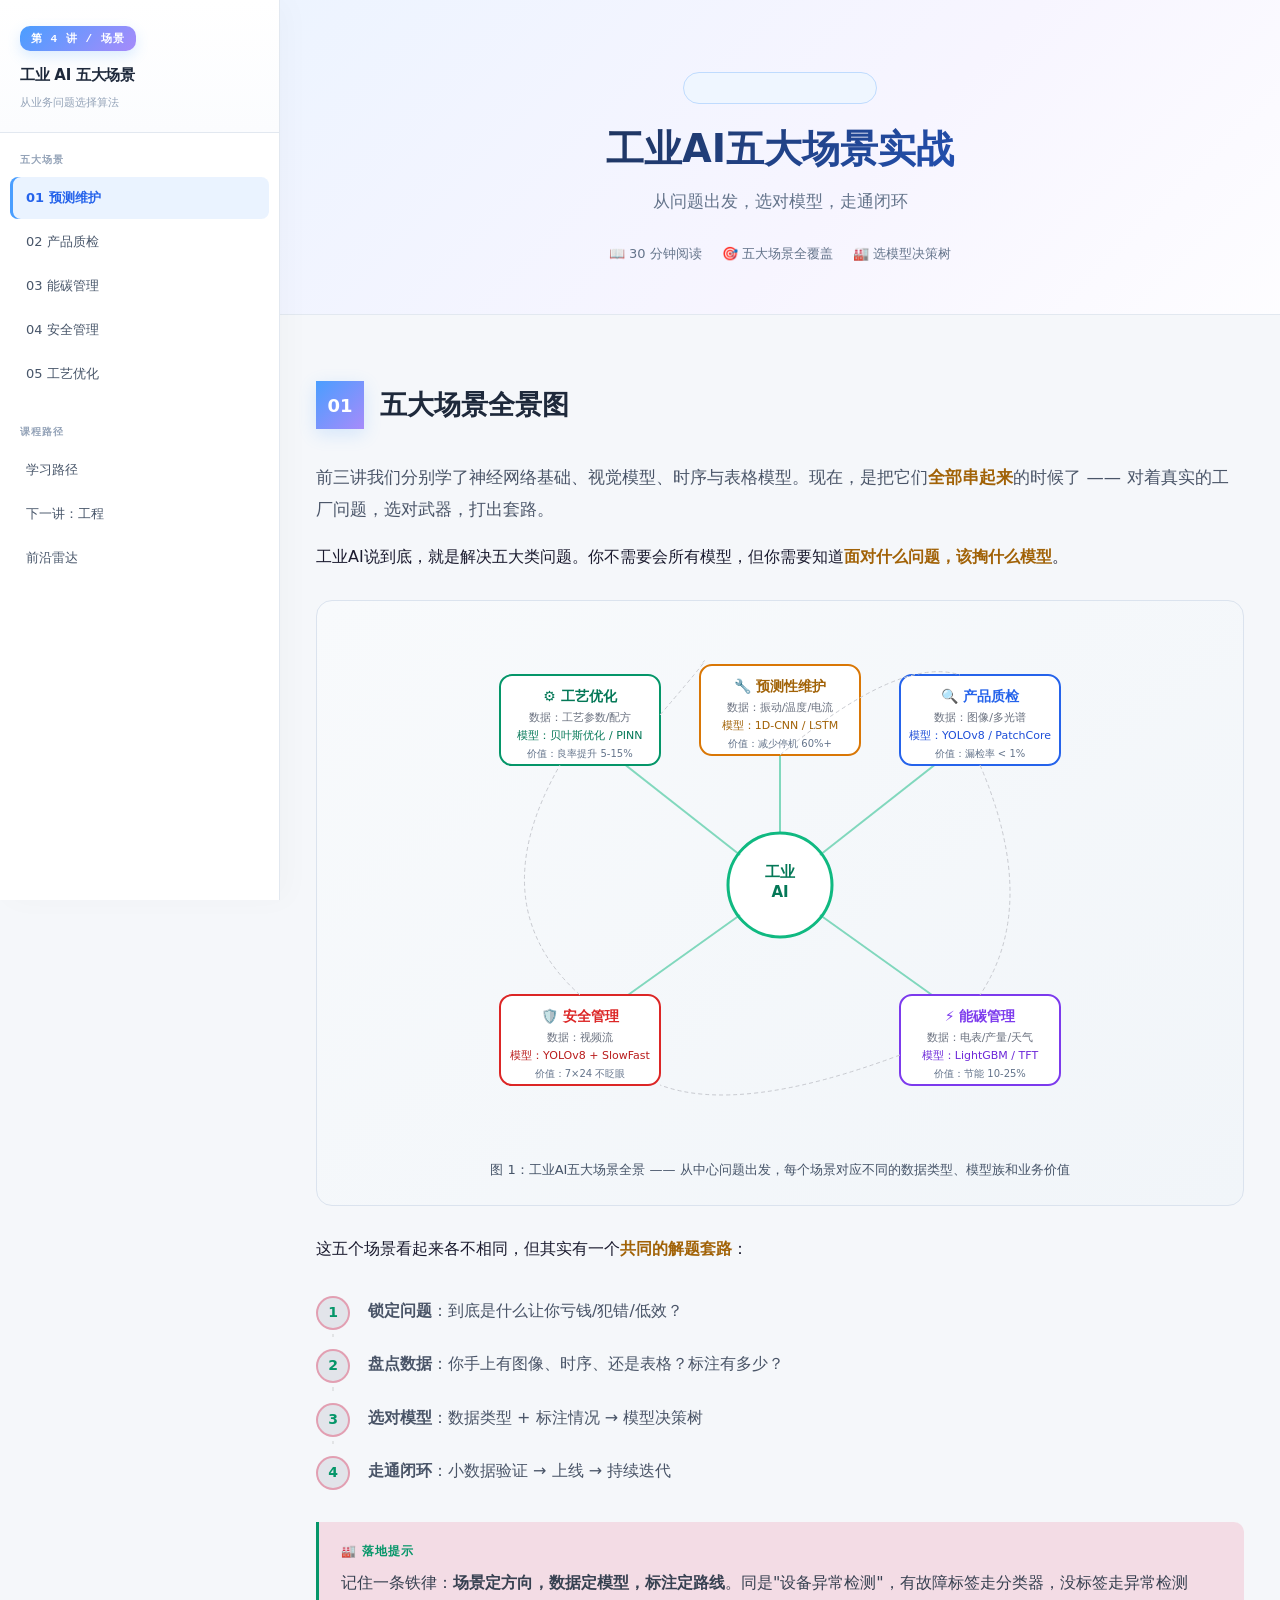
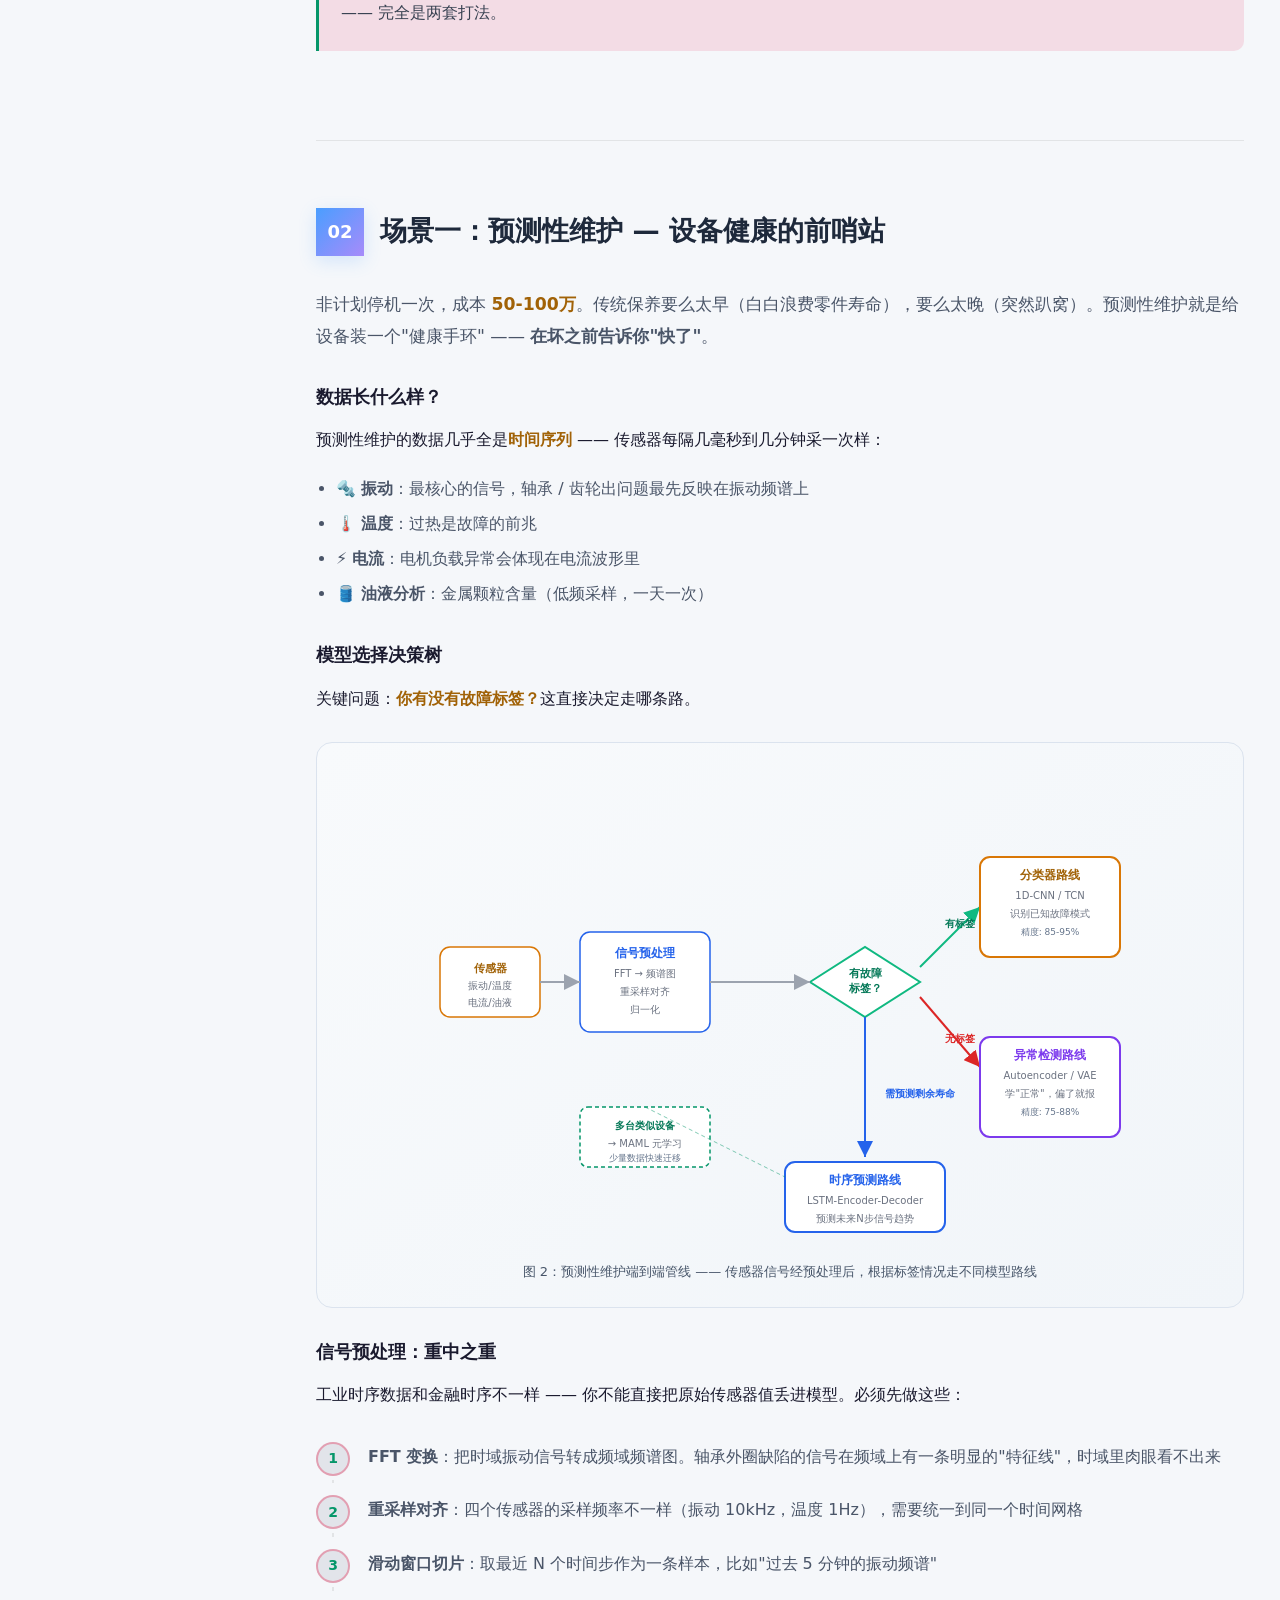
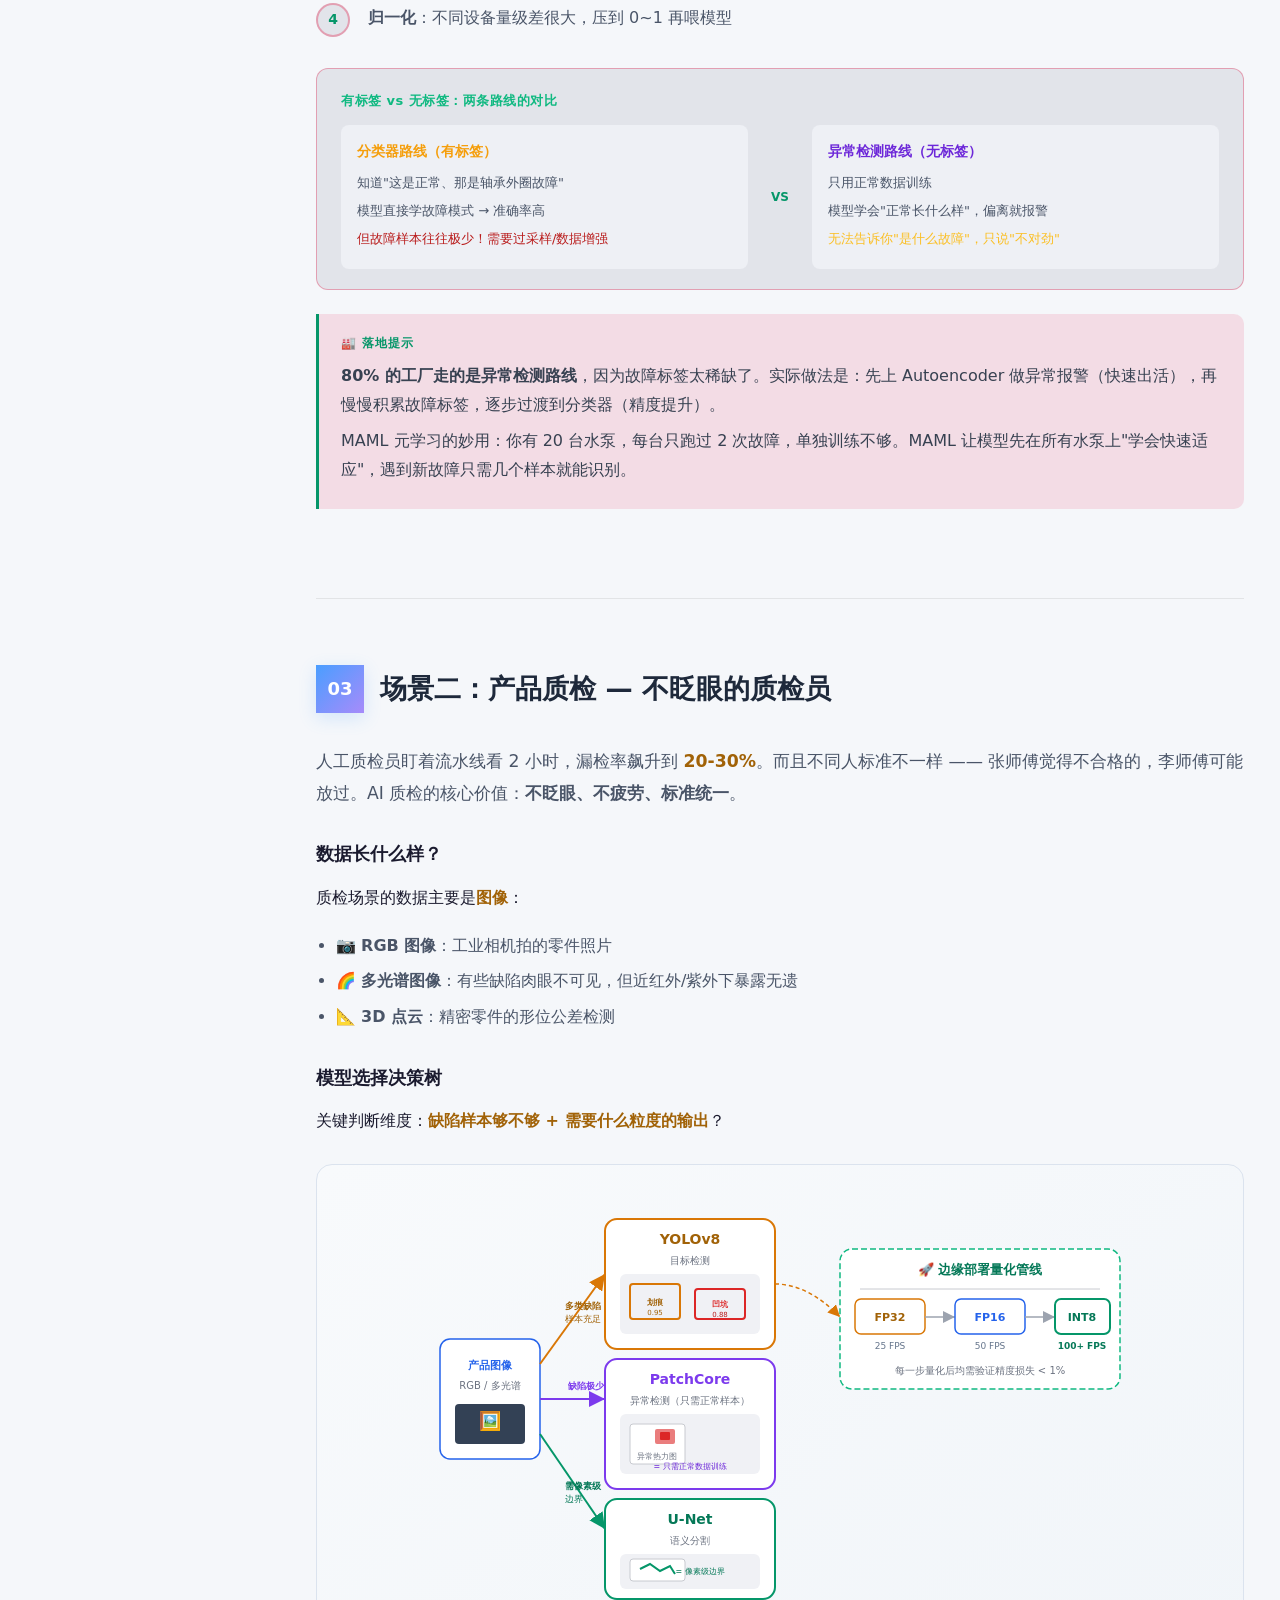
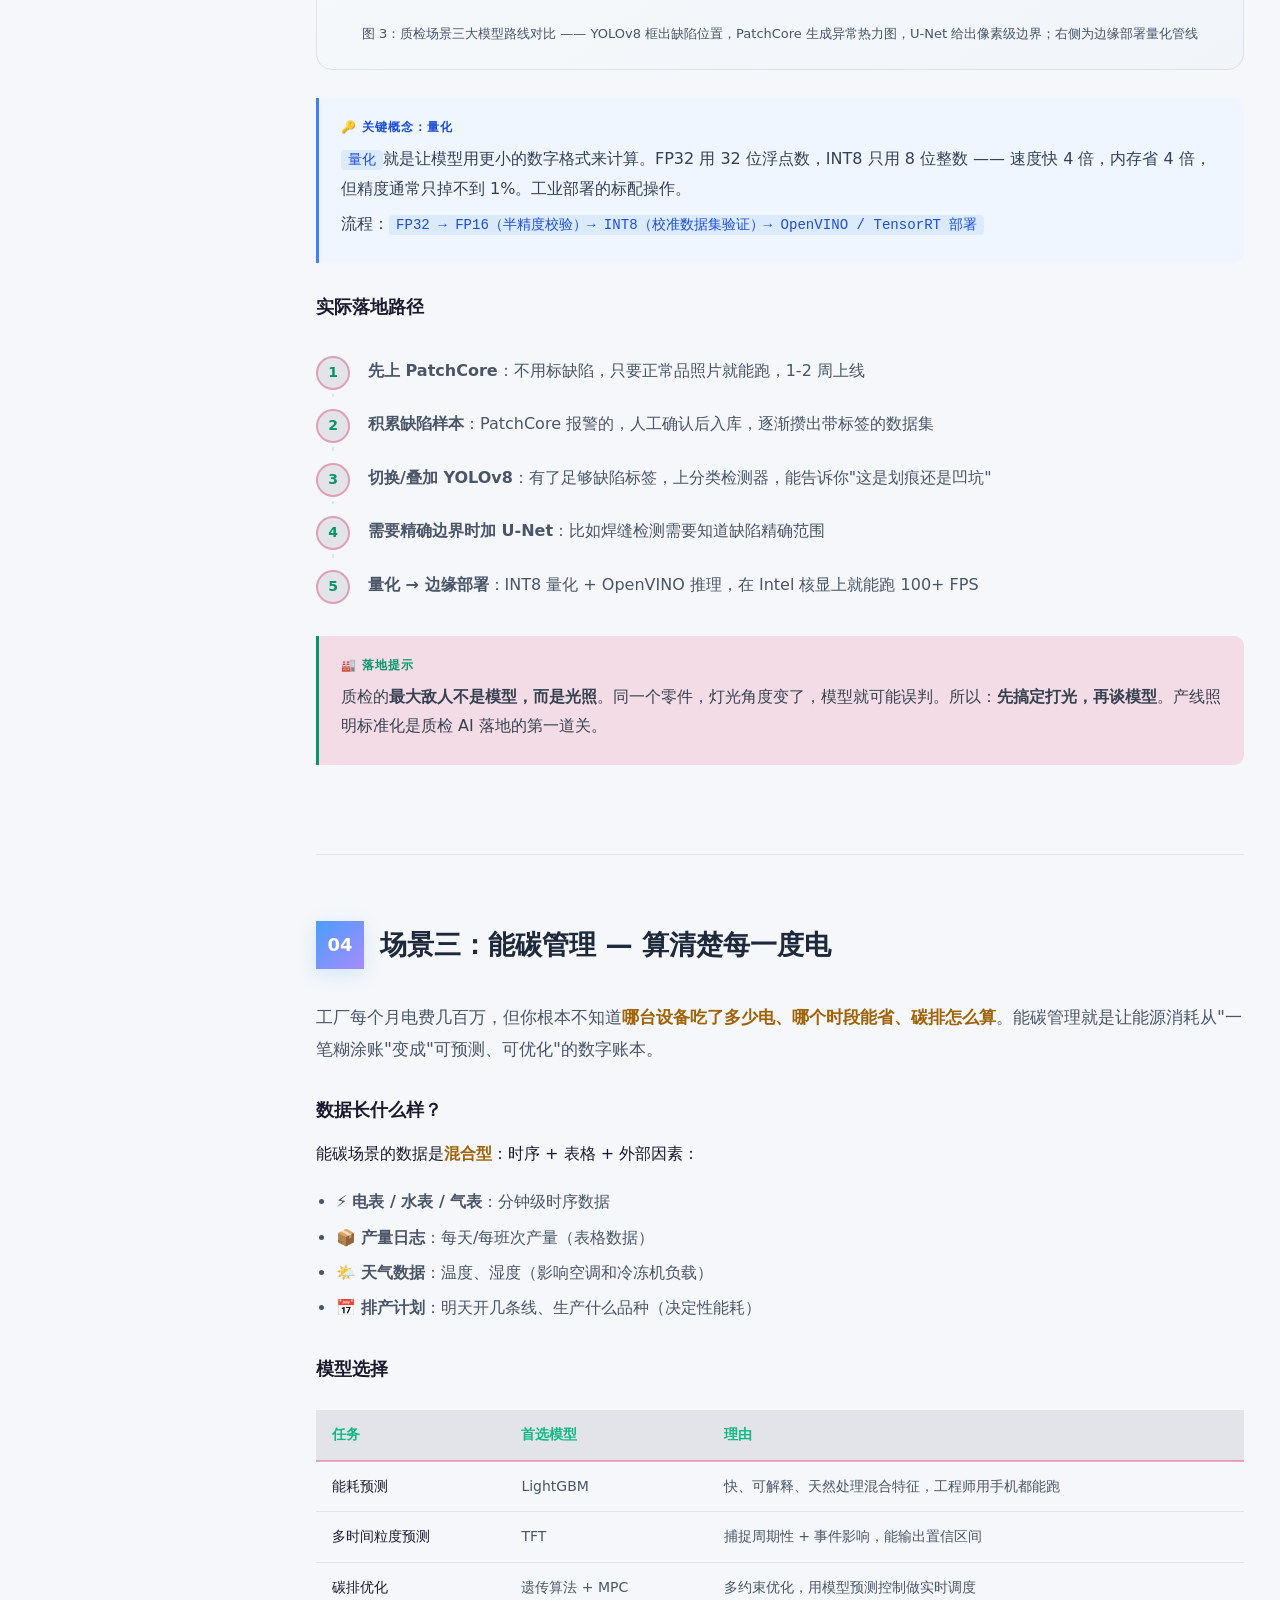
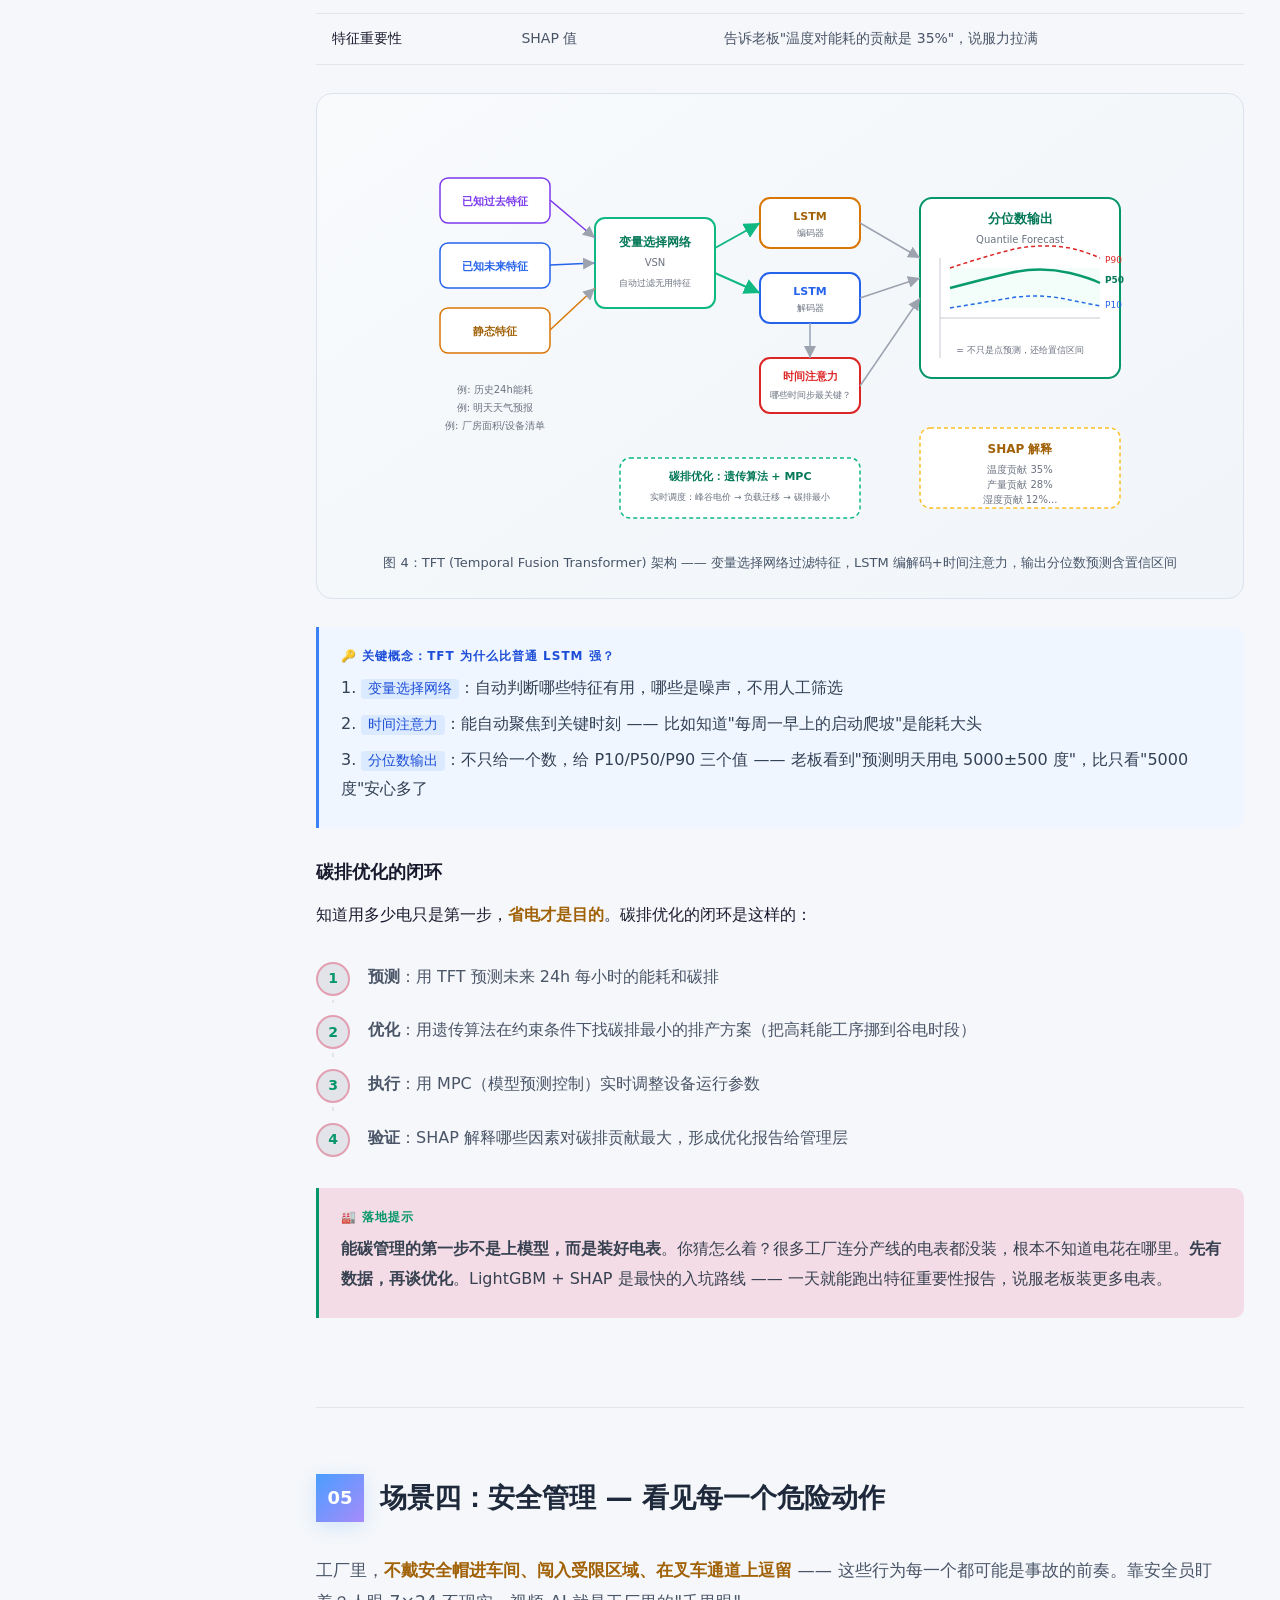
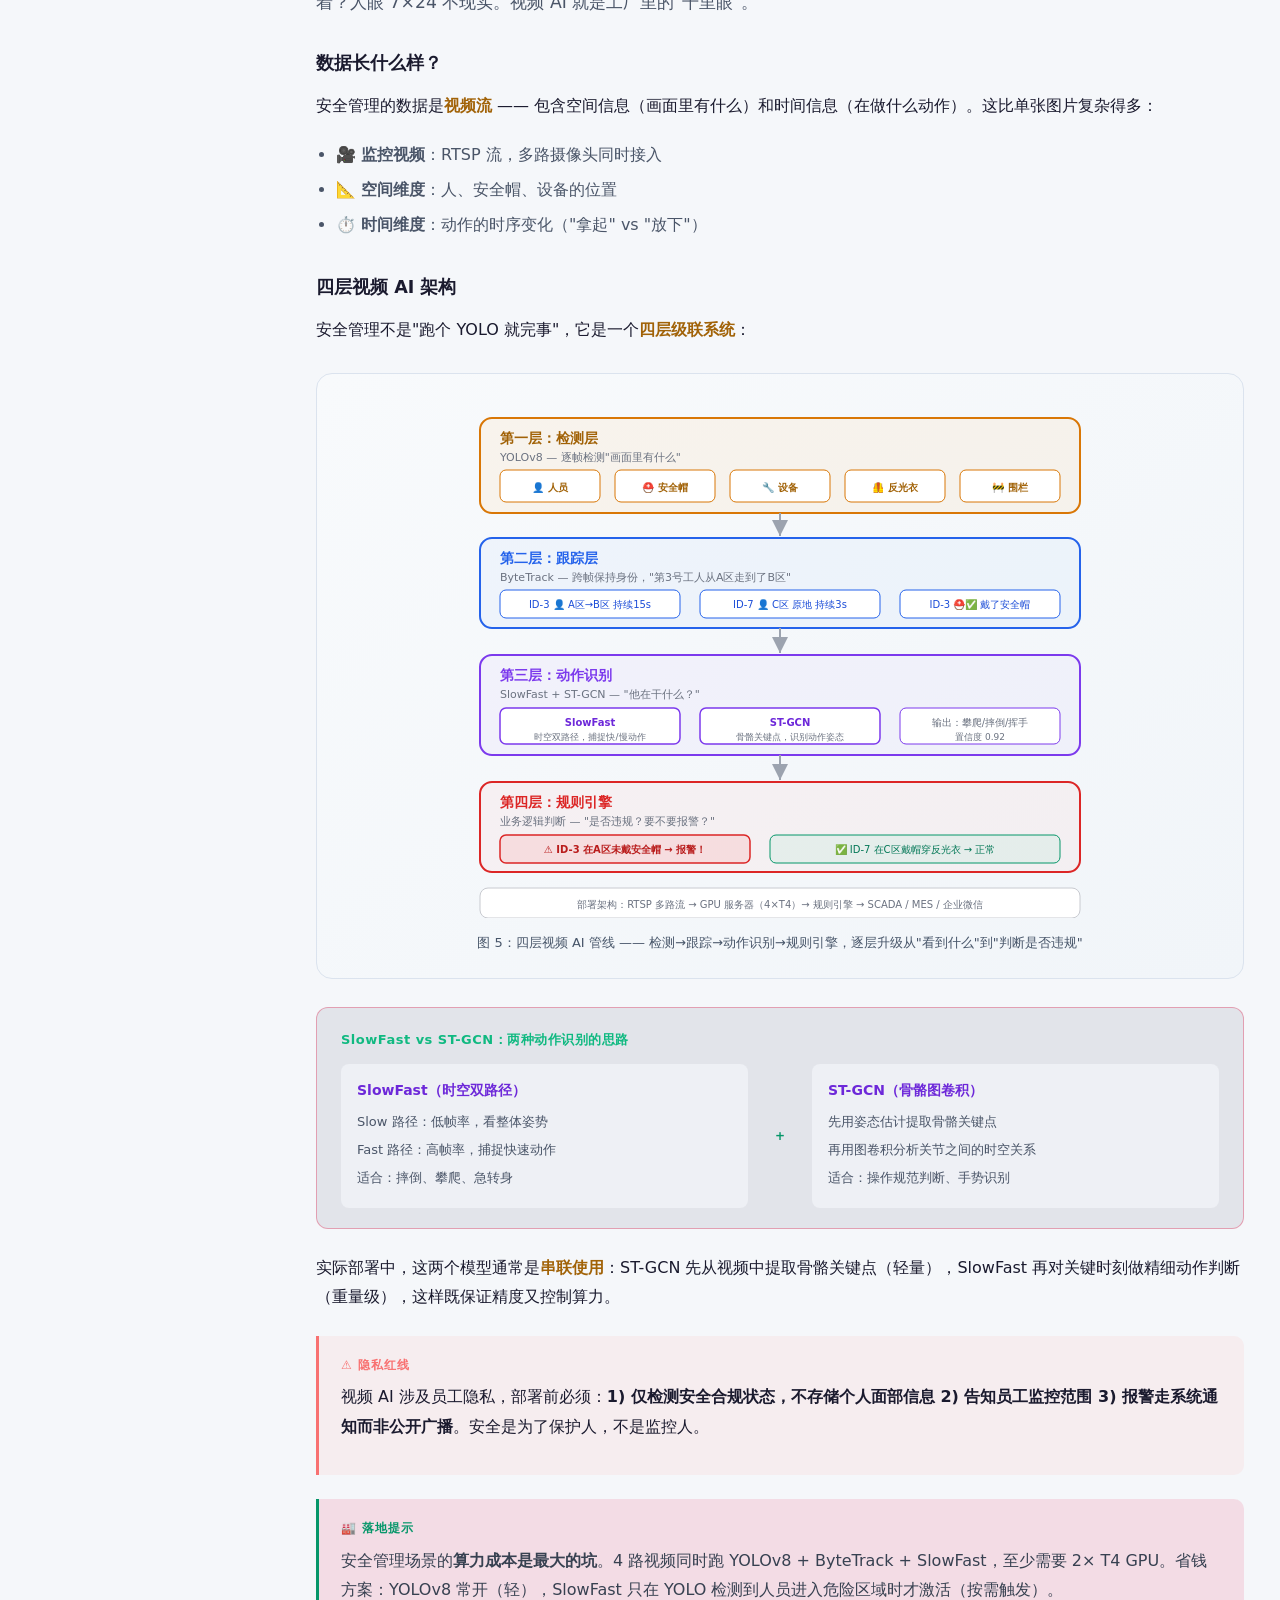
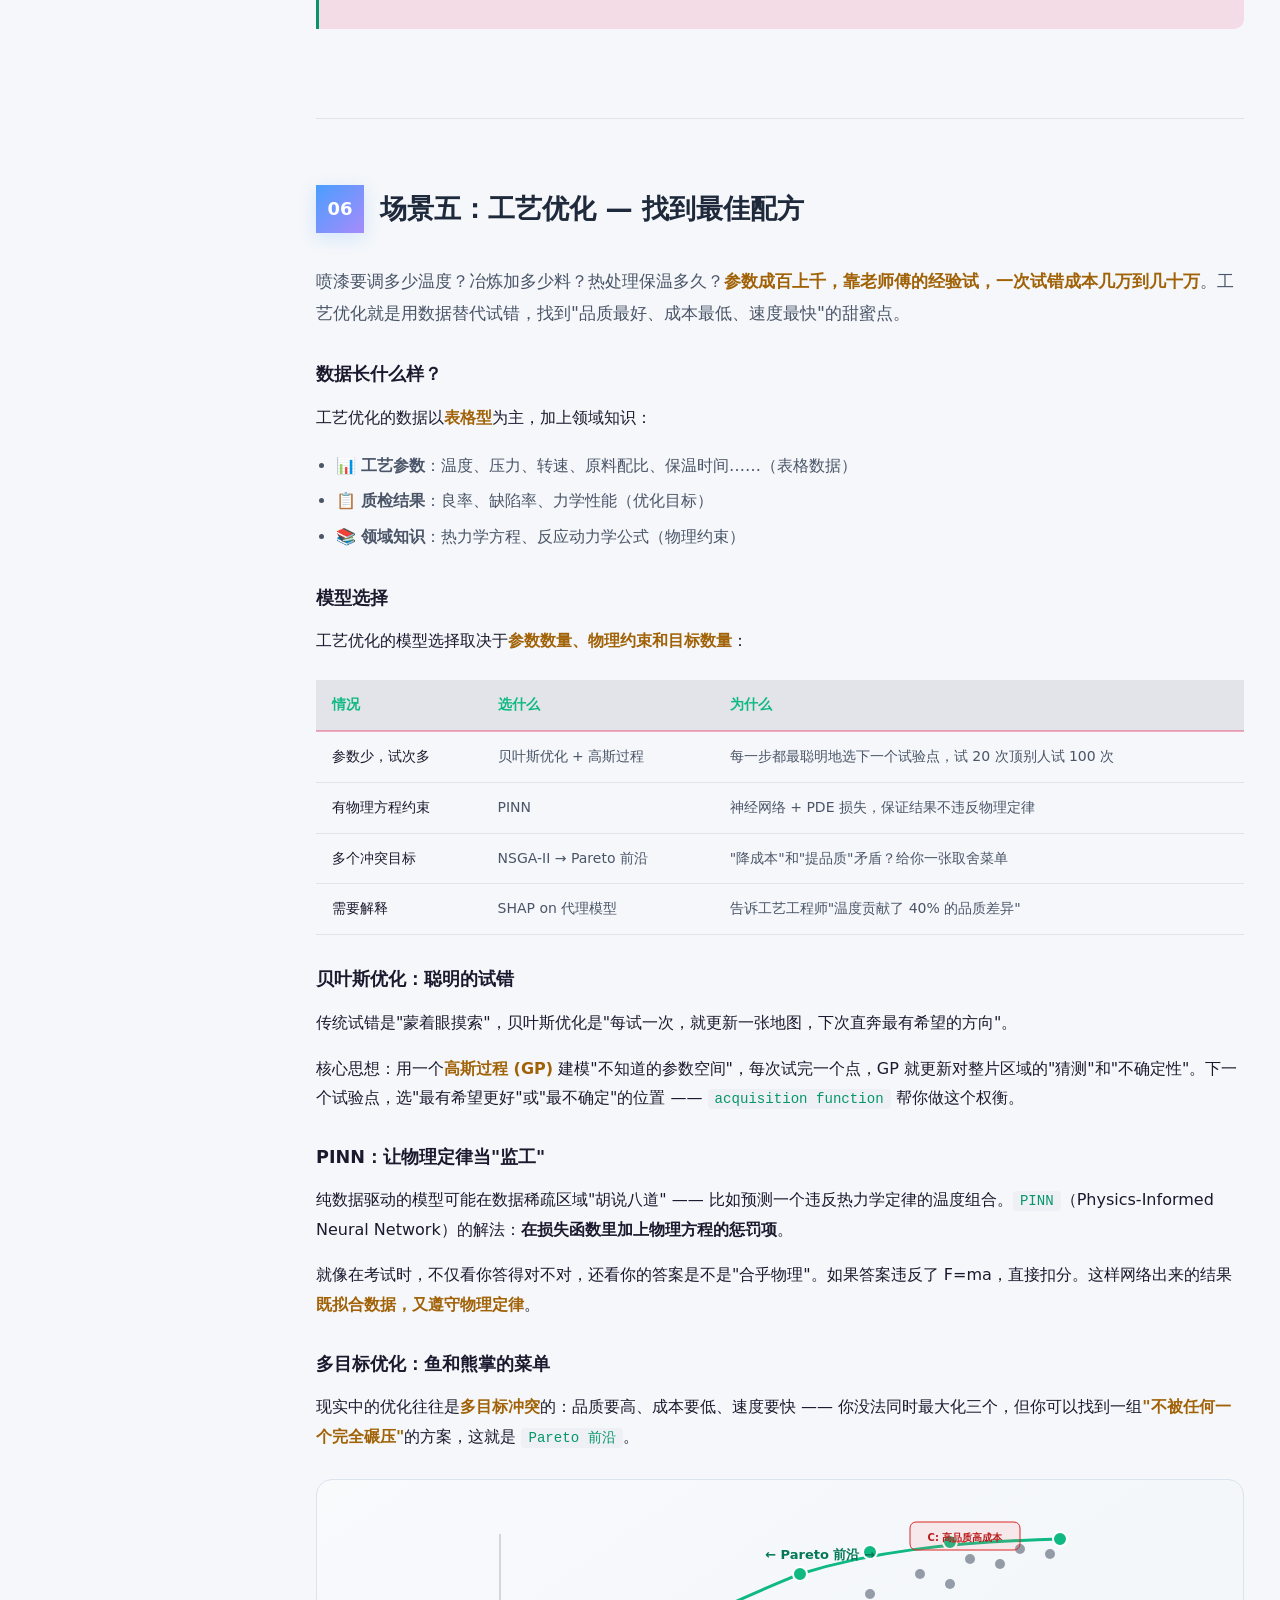
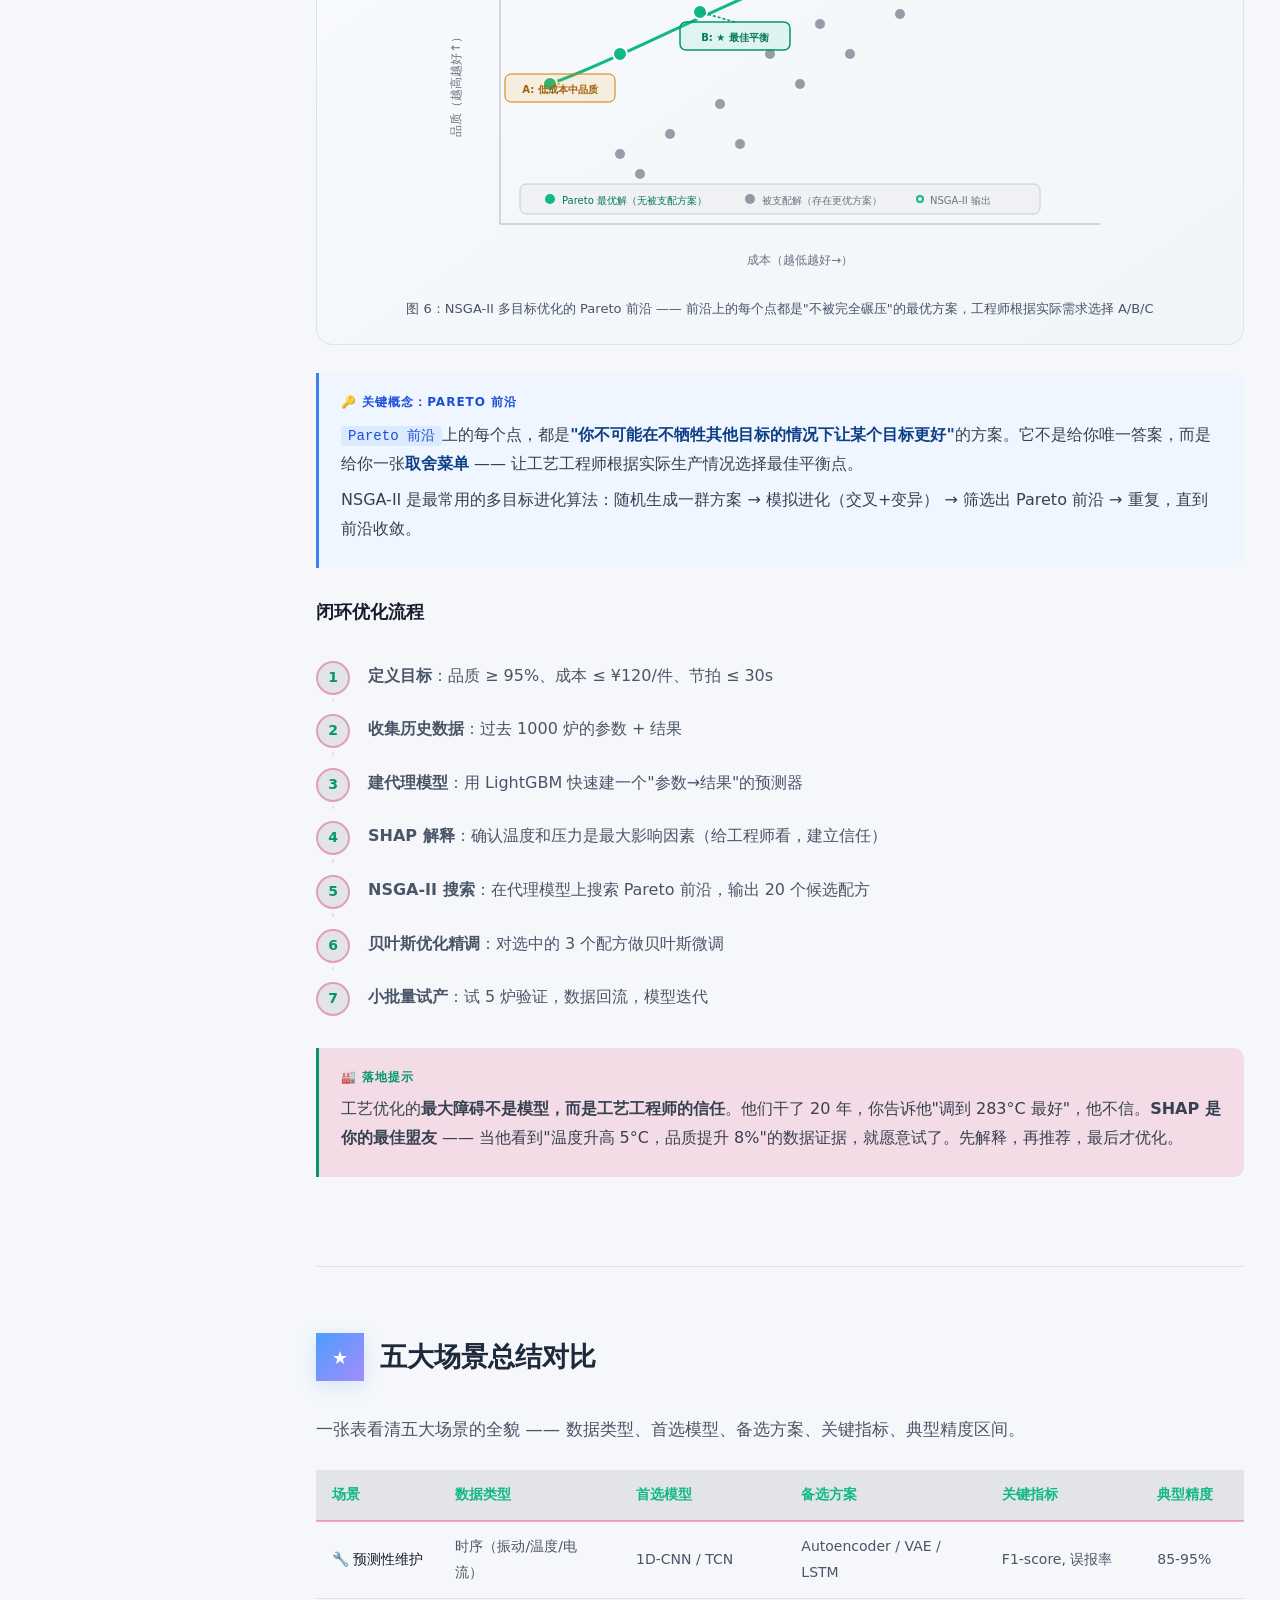
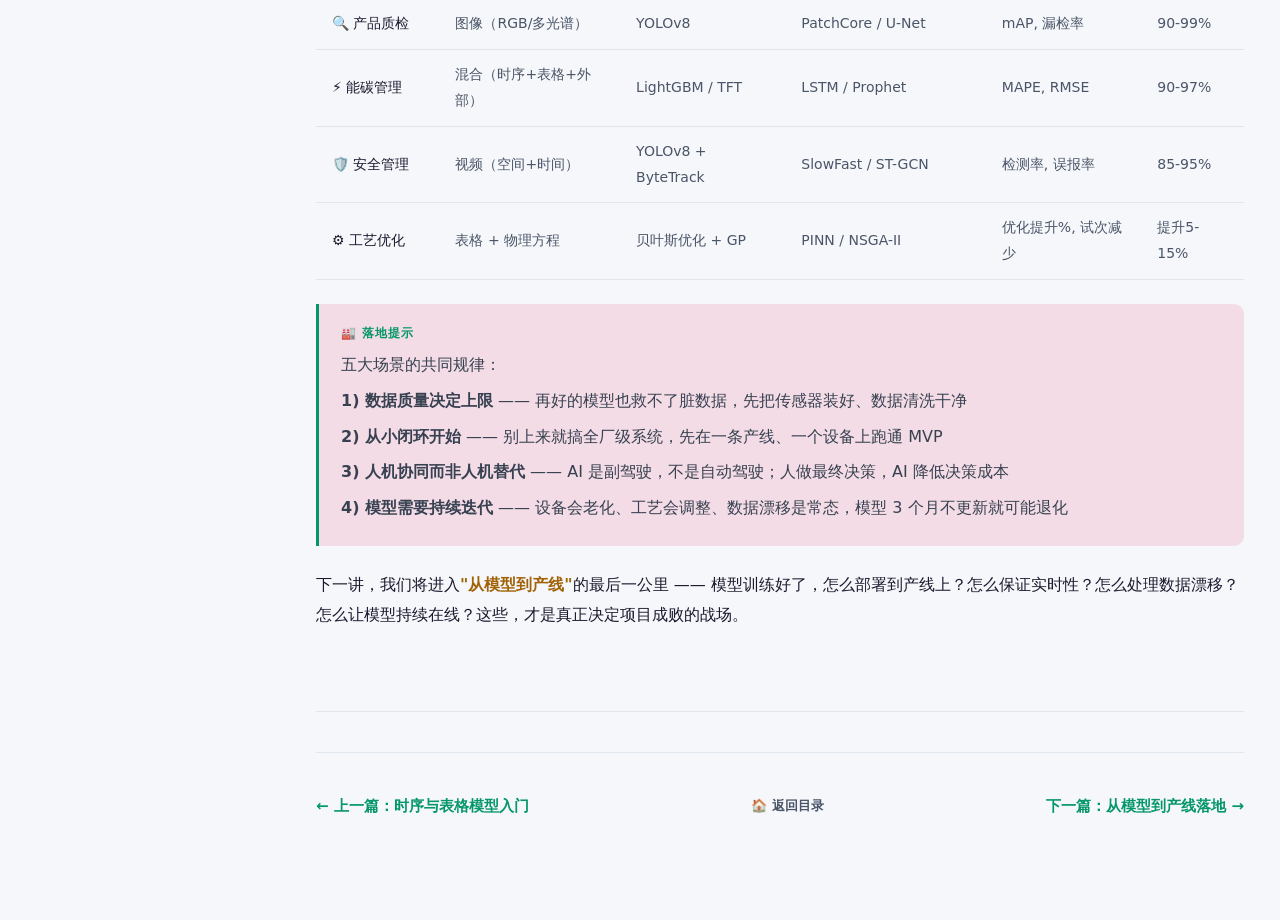
<file: base_infos/工业算法入门/04_工业AI五大场景实战.html>
<!DOCTYPE html>
<html lang="zh-CN">
<head>
<meta charset="UTF-8">
<meta name="viewport" content="width=device-width, initial-scale=1.0">
<title>工业AI五大场景实战 · 工业AI算法教程 第四讲</title>
<style>
:root {
  --bg: #f8f9fc;
  --bg2: #eef0f5;
  --bg3: #e2e4ea;
  --text: #1a1a2e;
  --text2: #4a5568;
  --accent: #059669;
  --accent2: #10b981;
  --accent-dim: rgba(225,29,72,0.12);
  --accent-border: rgba(225,29,72,0.35);
  --code-bg: #eef0f5;
  --border: rgba(0,0,0,0.08);
  --success: #34d399;
  --danger: #f87171;
  --info: #60a5fa;
}

*, *::before, *::after { box-sizing: border-box; margin: 0; padding: 0; }

html { scroll-behavior: smooth; }

body {
  background: var(--bg);
  color: var(--text);
  font-family: system-ui, -apple-system, "PingFang SC", "Noto Sans SC", "Microsoft YaHei", sans-serif;
  line-height: 1.85;
  font-size: 16px;
  -webkit-font-smoothing: antialiased; color-scheme: light;
}

.page {
  max-width: 800px;
  margin: 0 auto;
  padding: 0 24px 80px;
}

/* ── Hero ── */
.hero {
  text-align: center;
  padding: 72px 0 48px;
  border-bottom: 1px solid var(--border);
  background: linear-gradient(180deg, #e8ecf4 0%, #f2f4f9 100%);
}
.hero .series-tag {
  display: inline-block;
  font-size: 12px;
  letter-spacing: 2px;
  text-transform: uppercase;
  color: var(--accent);
  background: linear-gradient(135deg, var(--accent), #059669);
  -webkit-background-clip: text;
  -webkit-text-fill-color: transparent;
  background-clip: text;
  border: 1px solid var(--accent-border);
  border-radius: 20px;
  padding: 4px 16px;
  margin-bottom: 20px;
  position: relative;
}
.hero .series-tag::before {
  content: '';
  position: absolute;
  inset: 0;
  border-radius: 20px;
  background: var(--accent-dim);
  z-index: -1;
}
.hero h1 {
  font-size: 2.4rem;
  font-weight: 800;
  line-height: 1.3;
  background: linear-gradient(135deg, #1a1a2e 30%, var(--accent));
  -webkit-background-clip: text;
  -webkit-text-fill-color: transparent;
  background-clip: text;
  margin-bottom: 12px;
}
.hero .subtitle {
  font-size: 1.05rem;
  color: var(--text2);
}
.hero .meta {
  margin-top: 24px;
  font-size: 13px;
  color: var(--text2);
}
.hero .meta span { margin: 0 8px; }

/* ── Section ── */
.section {
  padding: 56px 0;
  border-bottom: 1px solid var(--border);
}
.section:nth-child(even) { background: rgba(0,0,0,0.015); }
.section-header {
  display: flex;
  align-items: center;
  gap: 16px;
  margin-bottom: 32px;
}
.badge {
  flex-shrink: 0;
  width: 48px; height: 48px;
  border-radius: 14px;
  background: linear-gradient(135deg, var(--accent), #059669);
  color: #000;
  font-size: 18px;
  font-weight: 800;
  display: flex;
  align-items: center;
  justify-content: center;
  box-shadow: 0 4px 20px var(--accent-dim);
}
.section-header h2 {
  font-size: 1.5rem;
  font-weight: 700;
  color: #1a1a2e;
}

/* ── Text ── */
p { margin-bottom: 16px; color: var(--text); }
.lead { font-size: 1.08rem; color: var(--text2); }
.strong { color: var(--accent2); font-weight: 600; }
code, .code {
  font-family: "SF Mono", "Fira Code", "Cascadia Code", monospace;
  background: var(--code-bg);
  color: var(--accent);
  padding: 2px 7px;
  border-radius: 4px;
  font-size: 0.88em;
}

/* ── Insight box ── */
.insight {
  border-left: 3px solid var(--accent);
  background: var(--accent-dim);
  border-radius: 0 10px 10px 0;
  padding: 18px 22px;
  margin: 24px 0;
}
.insight .insight-label {
  font-size: 12px;
  font-weight: 700;
  color: var(--accent);
  text-transform: uppercase;
  letter-spacing: 1px;
  margin-bottom: 6px;
}
.insight p { margin-bottom: 6px; color: #374151; }

/* ── Callout box ── */
.callout {
  border-left: 3px solid var(--info);
  background: rgba(96,165,250,0.08);
  border-radius: 0 10px 10px 0;
  padding: 18px 22px;
  margin: 24px 0;
}
.callout .callout-label {
  font-size: 12px;
  font-weight: 700;
  color: var(--info);
  text-transform: uppercase;
  letter-spacing: 1px;
  margin-bottom: 6px;
}
.callout p { margin-bottom: 6px; color: #ccc; }

/* ── Compare box ── */
.compare {
  border: 1px solid var(--accent-border);
  background: var(--bg3);
  border-radius: 12px;
  padding: 20px 24px;
  margin: 24px 0;
}
.compare .compare-title {
  font-size: 13px;
  font-weight: 700;
  color: var(--accent2);
  margin-bottom: 12px;
  letter-spacing: 0.5px;
}
.compare .vs-row {
  display: flex;
  gap: 16px;
  align-items: stretch;
}
.compare .vs-col {
  flex: 1;
  background: var(--bg2);
  border-radius: 8px;
  padding: 14px 16px;
}
.compare .vs-col h4 {
  font-size: 14px;
  font-weight: 700;
  margin-bottom: 6px;
}
.compare .vs-col p {
  font-size: 13px;
  color: var(--text2);
  margin-bottom: 4px;
}
.compare .vs-divider {
  display: flex;
  align-items: center;
  justify-content: center;
  font-size: 12px;
  font-weight: 800;
  color: var(--accent);
  min-width: 32px;
}

/* ── Warning box ── */
.warning {
  border-left: 3px solid var(--danger);
  background: rgba(248,113,113,0.08);
  border-radius: 0 10px 10px 0;
  padding: 18px 22px;
  margin: 24px 0;
}
.warning .warning-label {
  font-size: 12px;
  font-weight: 700;
  color: var(--danger);
  text-transform: uppercase;
  letter-spacing: 1px;
  margin-bottom: 6px;
}

/* ── SVG container ── */
.diagram {
  background: var(--bg2);
  border: 1px solid var(--border);
  border-radius: 14px;
  padding: 24px 12px;
  margin: 28px 0;
  overflow-x: auto;
}
.diagram svg { display: block; margin: 0 auto; }
.diagram .caption {
  text-align: center;
  font-size: 13px;
  color: var(--text2);
  margin-top: 14px;
}

/* ── Table ── */
.table-wrap {
  overflow-x: auto;
  margin: 24px 0;
}
table {
  width: 100%;
  border-collapse: collapse;
  font-size: 14px;
}
th {
  text-align: left;
  padding: 12px 16px;
  background: var(--bg3);
  color: var(--accent2);
  font-weight: 600;
  border-bottom: 2px solid var(--accent-border);
  white-space: nowrap;
}
td {
  padding: 12px 16px;
  border-bottom: 1px solid var(--border);
  color: var(--text2);
}
tr:hover td { background: rgba(0,0,0,0.02); }
td:first-child { color: var(--text); font-weight: 500; white-space: nowrap; }

/* ── Step list ── */
.steps {
  list-style: none;
  counter-reset: step;
  margin: 20px 0;
  padding: 0;
}
.steps li {
  counter-increment: step;
  padding: 12px 0 12px 52px;
  position: relative;
  color: var(--text2);
}
.steps li::before {
  content: counter(step);
  position: absolute;
  left: 0; top: 12px;
  width: 34px; height: 34px;
  border-radius: 50%;
  background: var(--bg3);
  border: 2px solid var(--accent-border);
  color: var(--accent);
  font-weight: 700;
  font-size: 14px;
  display: flex;
  align-items: center;
  justify-content: center;
}
.steps li:not(:last-child)::after {
  content: '';
  position: absolute;
  left: 16px; top: 50px;
  width: 2px;
  height: calc(100% - 50px);
  background: var(--border);
}

/* ── Nav footer ── */
.nav-footer {
  display: flex;
  justify-content: space-between;
  align-items: center;
  padding: 40px 0 20px;
  border-top: 1px solid var(--border);
  margin-top: 40px;
}
.nav-footer a {
  color: var(--accent);
  text-decoration: none;
  font-weight: 600;
  font-size: 15px;
  transition: color .2s;
}
.nav-footer a:hover { color: var(--accent2); text-decoration: underline; }
.nav-footer .home { color: var(--text2); font-size: 13px; }

/* ── Responsive ── */
@media (max-width: 600px) {
  .hero h1 { font-size: 1.7rem; }
  .badge { width: 40px; height: 40px; font-size: 15px; border-radius: 10px; }
  .section-header h2 { font-size: 1.2rem; }
  .diagram { padding: 16px 4px; }
  .compare .vs-row { flex-direction: column; }
  .compare .vs-divider { min-width: unset; padding: 4px 0; }
}
</style>
<link rel="stylesheet" href="course-ui.css">
</head>
<body class="has-course-sidebar"><aside class="course-sidebar"><div class="course-side-head"><div class="day">第 4 讲 / 场景</div><h2>工业 AI 五大场景</h2><p>从业务问题选择算法</p></div><div class="course-side-group"><div class="course-side-title">五大场景</div><a class="course-side-link active" href="#s1">01 预测维护</a><a class="course-side-link" href="#s2">02 产品质检</a><a class="course-side-link" href="#s3">03 能碳管理</a><a class="course-side-link" href="#s4">04 安全管理</a><a class="course-side-link" href="#s5">05 工艺优化</a></div><div class="course-side-group"><div class="course-side-title">课程路径</div><a class="course-side-link" href="index.html">学习路径</a><a class="course-side-link" href="05_从模型到产线落地.html">下一讲：工程</a><a class="course-side-link" href="06_算法与资讯雷达.html">前沿雷达</a></div></aside>
<nav class="course-nav"><div class="brand">工业算法<i>×</i>入门</div><a href="index.html">课程地图</a><a href="05_从模型到产线落地.html">下一讲：落地</a><a href="06_算法与资讯雷达.html">资讯雷达</a></nav>
<div class="page">

<!-- ════════════════ HERO ════════════════ -->
<header class="hero">
  <div class="series-tag">工业AI算法教程 · 第四讲</div>
  <h1>工业AI五大场景实战</h1>
  <p class="subtitle">从问题出发，选对模型，走通闭环</p>
  <div class="meta">
    <span>📖 30 分钟阅读</span>
    <span>🎯 五大场景全覆盖</span>
    <span>🏭 选模型决策树</span>
  </div>
</header>

<!-- ════════════════ SECTION 1 ════════════════ -->
<section class="section" id="s1">
  <div class="section-header">
    <div class="badge">01</div>
    <h2>五大场景全景图</h2>
  </div>

  <p class="lead">前三讲我们分别学了神经网络基础、视觉模型、时序与表格模型。现在，是把它们<strong class="strong">全部串起来</strong>的时候了 —— 对着真实的工厂问题，选对武器，打出套路。</p>

  <p>工业AI说到底，就是解决五大类问题。你不需要会所有模型，但你需要知道<strong class="strong">面对什么问题，该掏什么模型</strong>。</p>

  <!-- ── SVG: 五大场景放射图 ── -->
  <div class="diagram">
    <svg width="720" height="520" viewBox="0 0 720 520" xmlns="http://www.w3.org/2000/svg">
      <!-- Center node -->
      <circle cx="360" cy="260" r="52" fill="#ffffff" stroke="#10b981" stroke-width="3"/>
      <text x="360" y="252" text-anchor="middle" fill="#10b981" font-size="15" font-weight="800">工业</text>
      <text x="360" y="272" text-anchor="middle" fill="#059669" font-size="15" font-weight="800">AI</text>

      <!-- 1. 预测性维护 - top -->
      <line x1="360" y1="208" x2="360" y2="130" stroke="#10b981" stroke-width="2" opacity="0.5"/>
      <rect x="280" y="40" width="160" height="90" rx="12" fill="#ffffff" stroke="#d97706" stroke-width="2"/>
      <text x="360" y="66" text-anchor="middle" fill="#f59e0b" font-size="14" font-weight="700">🔧 预测性维护</text>
      <text x="360" y="86" text-anchor="middle" fill="#6b7280" font-size="11">数据：振动/温度/电流</text>
      <text x="360" y="104" text-anchor="middle" fill="#d97706" font-size="11">模型：1D-CNN / LSTM</text>
      <text x="360" y="122" text-anchor="middle" fill="#9ca3af" font-size="10">价值：减少停机 60%+</text>

      <!-- 2. 产品质检 - top right -->
      <line x1="400" y1="230" x2="540" y2="120" stroke="#10b981" stroke-width="2" opacity="0.5"/>
      <rect x="480" y="50" width="160" height="90" rx="12" fill="#ffffff" stroke="#2563eb" stroke-width="2"/>
      <text x="560" y="76" text-anchor="middle" fill="#2563eb" font-size="14" font-weight="700">🔍 产品质检</text>
      <text x="560" y="96" text-anchor="middle" fill="#6b7280" font-size="11">数据：图像/多光谱</text>
      <text x="560" y="114" text-anchor="middle" fill="#93c5fd" font-size="11">模型：YOLOv8 / PatchCore</text>
      <text x="560" y="132" text-anchor="middle" fill="#9ca3af" font-size="10">价值：漏检率 &lt; 1%</text>

      <!-- 3. 能碳管理 - bottom right -->
      <line x1="400" y1="290" x2="540" y2="390" stroke="#10b981" stroke-width="2" opacity="0.5"/>
      <rect x="480" y="370" width="160" height="90" rx="12" fill="#ffffff" stroke="#7c3aed" stroke-width="2"/>
      <text x="560" y="396" text-anchor="middle" fill="#7c3aed" font-size="14" font-weight="700">⚡ 能碳管理</text>
      <text x="560" y="416" text-anchor="middle" fill="#6b7280" font-size="11">数据：电表/产量/天气</text>
      <text x="560" y="434" text-anchor="middle" fill="#c4b5fd" font-size="11">模型：LightGBM / TFT</text>
      <text x="560" y="452" text-anchor="middle" fill="#9ca3af" font-size="10">价值：节能 10-25%</text>

      <!-- 4. 安全管理 - bottom left -->
      <line x1="320" y1="290" x2="180" y2="390" stroke="#10b981" stroke-width="2" opacity="0.5"/>
      <rect x="80" y="370" width="160" height="90" rx="12" fill="#ffffff" stroke="#dc2626" stroke-width="2"/>
      <text x="160" y="396" text-anchor="middle" fill="#dc2626" font-size="14" font-weight="700">🛡️ 安全管理</text>
      <text x="160" y="416" text-anchor="middle" fill="#6b7280" font-size="11">数据：视频流</text>
      <text x="160" y="434" text-anchor="middle" fill="#fca5a5" font-size="11">模型：YOLOv8 + SlowFast</text>
      <text x="160" y="452" text-anchor="middle" fill="#9ca3af" font-size="10">价值：7×24 不眨眼</text>

      <!-- 5. 工艺优化 - top left -->
      <line x1="320" y1="230" x2="180" y2="120" stroke="#10b981" stroke-width="2" opacity="0.5"/>
      <rect x="80" y="50" width="160" height="90" rx="12" fill="#ffffff" stroke="#059669" stroke-width="2"/>
      <text x="160" y="76" text-anchor="middle" fill="#059669" font-size="14" font-weight="700">⚙️ 工艺优化</text>
      <text x="160" y="96" text-anchor="middle" fill="#6b7280" font-size="11">数据：工艺参数/配方</text>
      <text x="160" y="114" text-anchor="middle" fill="#6ee7b7" font-size="11">模型：贝叶斯优化 / PINN</text>
      <text x="160" y="132" text-anchor="middle" fill="#9ca3af" font-size="10">价值：良率提升 5-15%</text>

      <!-- Connecting arcs between scenarios -->
      <path d="M360,130 Q480,30 540,50" fill="none" stroke="#c8cad0" stroke-width="1" stroke-dasharray="4 3"/>
      <path d="M560,140 Q620,280 560,370" fill="none" stroke="#c8cad0" stroke-width="1" stroke-dasharray="4 3"/>
      <path d="M480,430 Q320,490 240,460" fill="none" stroke="#c8cad0" stroke-width="1" stroke-dasharray="4 3"/>
      <path d="M160,370 Q60,280 140,140" fill="none" stroke="#c8cad0" stroke-width="1" stroke-dasharray="4 3"/>
      <path d="M240,90 Q300,20 280,40" fill="none" stroke="#c8cad0" stroke-width="1" stroke-dasharray="4 3"/>
    </svg>
    <div class="caption">图 1：工业AI五大场景全景 —— 从中心问题出发，每个场景对应不同的数据类型、模型族和业务价值</div>
  </div>

  <p>这五个场景看起来各不相同，但其实有一个<strong class="strong">共同的解题套路</strong>：</p>

  <ol class="steps">
    <li><strong>锁定问题</strong>：到底是什么让你亏钱/犯错/低效？</li>
    <li><strong>盘点数据</strong>：你手上有图像、时序、还是表格？标注有多少？</li>
    <li><strong>选对模型</strong>：数据类型 + 标注情况 → 模型决策树</li>
    <li><strong>走通闭环</strong>：小数据验证 → 上线 → 持续迭代</li>
  </ol>

  <div class="insight">
    <div class="insight-label">🏭 落地提示</div>
    <p>记住一条铁律：<strong>场景定方向，数据定模型，标注定路线</strong>。同是"设备异常检测"，有故障标签走分类器，没标签走异常检测 —— 完全是两套打法。</p>
  </div>
</section>

<!-- ════════════════ SECTION 2 ════════════════ -->
<section class="section" id="s2">
  <div class="section-header">
    <div class="badge">02</div>
    <h2>场景一：预测性维护 — 设备健康的前哨站</h2>
  </div>

  <p class="lead">非计划停机一次，成本 <strong class="strong">50-100万</strong>。传统保养要么太早（白白浪费零件寿命），要么太晚（突然趴窝）。预测性维护就是给设备装一个"健康手环" —— <strong>在坏之前告诉你"快了"</strong>。</p>

  <h3 style="color:#1a1a2e; margin:28px 0 12px; font-size:1.1rem;">数据长什么样？</h3>

  <p>预测性维护的数据几乎全是<strong class="strong">时间序列</strong> —— 传感器每隔几毫秒到几分钟采一次样：</p>

  <ul style="margin-left:20px; color:var(--text2); line-height:2.2;">
    <li>🔩 <strong>振动</strong>：最核心的信号，轴承 / 齿轮出问题最先反映在振动频谱上</li>
    <li>🌡️ <strong>温度</strong>：过热是故障的前兆</li>
    <li>⚡ <strong>电流</strong>：电机负载异常会体现在电流波形里</li>
    <li>🛢️ <strong>油液分析</strong>：金属颗粒含量（低频采样，一天一次）</li>
  </ul>

  <h3 style="color:#1a1a2e; margin:28px 0 12px; font-size:1.1rem;">模型选择决策树</h3>

  <p>关键问题：<strong class="strong">你有没有故障标签？</strong>这直接决定走哪条路。</p>

  <!-- ── SVG: 预测性维护端到端管线 ── -->
  <div class="diagram">
    <svg width="720" height="480" viewBox="0 0 720 480" xmlns="http://www.w3.org/2000/svg">
      <!-- Sensor inputs -->
      <rect x="20" y="180" width="100" height="70" rx="10" fill="#ffffff" stroke="#d97706" stroke-width="1.5"/>
      <text x="70" y="205" text-anchor="middle" fill="#f59e0b" font-size="11" font-weight="600">传感器</text>
      <text x="70" y="222" text-anchor="middle" fill="#6b7280" font-size="10">振动/温度</text>
      <text x="70" y="239" text-anchor="middle" fill="#6b7280" font-size="10">电流/油液</text>

      <!-- Preprocessing -->
      <rect x="160" y="165" width="130" height="100" rx="10" fill="#ffffff" stroke="#2563eb" stroke-width="1.5"/>
      <text x="225" y="190" text-anchor="middle" fill="#2563eb" font-size="12" font-weight="700">信号预处理</text>
      <text x="225" y="210" text-anchor="middle" fill="#6b7280" font-size="10">FFT → 频谱图</text>
      <text x="225" y="228" text-anchor="middle" fill="#6b7280" font-size="10">重采样对齐</text>
      <text x="225" y="246" text-anchor="middle" fill="#6b7280" font-size="10">归一化</text>

      <!-- Arrow: Sensor → Preprocess -->
      <line x1="120" y1="215" x2="160" y2="215" stroke="#9ca3af" stroke-width="2" marker-end="url(#arr1)"/>

      <!-- Decision diamond -->
      <polygon points="390,215 445,180 500,215 445,250" fill="#ffffff" stroke="#10b981" stroke-width="2"/>
      <text x="445" y="210" text-anchor="middle" fill="#10b981" font-size="11" font-weight="600">有故障</text>
      <text x="445" y="225" text-anchor="middle" fill="#10b981" font-size="11" font-weight="600">标签？</text>

      <!-- Arrow: Preprocess → Decision -->
      <line x1="290" y1="215" x2="390" y2="215" stroke="#9ca3af" stroke-width="2" marker-end="url(#arr1)"/>

      <!-- YES branch - top right -->
      <line x1="500" y1="200" x2="560" y2="140" stroke="#10b981" stroke-width="2" marker-end="url(#arrG1)"/>
      <text x="525" y="160" fill="#10b981" font-size="10" font-weight="600">有标签</text>

      <rect x="560" y="90" width="140" height="100" rx="10" fill="#ffffff" stroke="#d97706" stroke-width="2"/>
      <text x="630" y="112" text-anchor="middle" fill="#f59e0b" font-size="12" font-weight="700">分类器路线</text>
      <text x="630" y="132" text-anchor="middle" fill="#6b7280" font-size="10">1D-CNN / TCN</text>
      <text x="630" y="150" text-anchor="middle" fill="#6b7280" font-size="10">识别已知故障模式</text>
      <text x="630" y="168" text-anchor="middle" fill="#9ca3af" font-size="9">精度: 85-95%</text>

      <!-- NO branch - bottom right -->
      <line x1="500" y1="230" x2="560" y2="300" stroke="#dc2626" stroke-width="2" marker-end="url(#arrR1)"/>
      <text x="525" y="275" fill="#dc2626" font-size="10" font-weight="600">无标签</text>

      <rect x="560" y="270" width="140" height="100" rx="10" fill="#ffffff" stroke="#7c3aed" stroke-width="2"/>
      <text x="630" y="292" text-anchor="middle" fill="#7c3aed" font-size="12" font-weight="700">异常检测路线</text>
      <text x="630" y="312" text-anchor="middle" fill="#6b7280" font-size="10">Autoencoder / VAE</text>
      <text x="630" y="330" text-anchor="middle" fill="#6b7280" font-size="10">学"正常"，偏了就报</text>
      <text x="630" y="348" text-anchor="middle" fill="#9ca3af" font-size="9">精度: 75-88%</text>

      <!-- Need prediction horizon - bottom -->
      <line x1="445" y1="250" x2="445" y2="390" stroke="#2563eb" stroke-width="2" marker-end="url(#arrB1)"/>
      <text x="465" y="330" fill="#2563eb" font-size="10" font-weight="600">需预测剩余寿命</text>

      <rect x="365" y="395" width="160" height="70" rx="10" fill="#ffffff" stroke="#2563eb" stroke-width="2"/>
      <text x="445" y="417" text-anchor="middle" fill="#2563eb" font-size="12" font-weight="700">时序预测路线</text>
      <text x="445" y="437" text-anchor="middle" fill="#6b7280" font-size="10">LSTM-Encoder-Decoder</text>
      <text x="445" y="455" text-anchor="middle" fill="#6b7280" font-size="10">预测未来N步信号趋势</text>

      <!-- MAML edge case -->
      <rect x="160" y="340" width="130" height="60" rx="8" fill="#ffffff" stroke="#059669" stroke-width="1.5" stroke-dasharray="4 3"/>
      <text x="225" y="362" text-anchor="middle" fill="#059669" font-size="10" font-weight="600">多台类似设备</text>
      <text x="225" y="380" text-anchor="middle" fill="#6b7280" font-size="10">→ MAML 元学习</text>
      <text x="225" y="394" text-anchor="middle" fill="#9ca3af" font-size="9">少量数据快速迁移</text>
      <line x1="225" y1="340" x2="365" y2="410" stroke="#059669" stroke-width="1" stroke-dasharray="4 3" opacity="0.5"/>

      <!-- Arrow defs -->
      <defs>
        <marker id="arr1" markerWidth="8" markerHeight="8" refX="8" refY="4" orient="auto">
          <path d="M0,0 L8,4 L0,8" fill="#9ca3af"/>
        </marker>
        <marker id="arrG1" markerWidth="8" markerHeight="8" refX="8" refY="4" orient="auto">
          <path d="M0,0 L8,4 L0,8" fill="#10b981"/>
        </marker>
        <marker id="arrR1" markerWidth="8" markerHeight="8" refX="8" refY="4" orient="auto">
          <path d="M0,0 L8,4 L0,8" fill="#dc2626"/>
        </marker>
        <marker id="arrB1" markerWidth="8" markerHeight="8" refX="8" refY="4" orient="auto">
          <path d="M0,0 L8,4 L0,8" fill="#2563eb"/>
        </marker>
      </defs>
    </svg>
    <div class="caption">图 2：预测性维护端到端管线 —— 传感器信号经预处理后，根据标签情况走不同模型路线</div>
  </div>

  <h3 style="color:#1a1a2e; margin:28px 0 12px; font-size:1.1rem;">信号预处理：重中之重</h3>

  <p>工业时序数据和金融时序不一样 —— 你不能直接把原始传感器值丢进模型。必须先做这些：</p>

  <ul class="steps">
    <li><strong>FFT 变换</strong>：把时域振动信号转成频域频谱图。轴承外圈缺陷的信号在频域上有一条明显的"特征线"，时域里肉眼看不出来</li>
    <li><strong>重采样对齐</strong>：四个传感器的采样频率不一样（振动 10kHz，温度 1Hz），需要统一到同一个时间网格</li>
    <li><strong>滑动窗口切片</strong>：取最近 N 个时间步作为一条样本，比如"过去 5 分钟的振动频谱"</li>
    <li><strong>归一化</strong>：不同设备量级差很大，压到 0~1 再喂模型</li>
  </ul>

  <div class="compare">
    <div class="compare-title">有标签 vs 无标签：两条路线的对比</div>
    <div class="vs-row">
      <div class="vs-col">
        <h4 style="color:#f59e0b;">分类器路线（有标签）</h4>
        <p>知道"这是正常、那是轴承外圈故障"</p>
        <p>模型直接学故障模式 → 准确率高</p>
        <p style="color:#f87171;">但故障样本往往极少！需要过采样/数据增强</p>
      </div>
      <div class="vs-divider">VS</div>
      <div class="vs-col">
        <h4 style="color:#a78bfa;">异常检测路线（无标签）</h4>
        <p>只用正常数据训练</p>
        <p>模型学会"正常长什么样"，偏离就报警</p>
        <p style="color:#fbbf24;">无法告诉你"是什么故障"，只说"不对劲"</p>
      </div>
    </div>
  </div>

  <div class="insight">
    <div class="insight-label">🏭 落地提示</div>
    <p><strong>80% 的工厂走的是异常检测路线</strong>，因为故障标签太稀缺了。实际做法是：先上 Autoencoder 做异常报警（快速出活），再慢慢积累故障标签，逐步过渡到分类器（精度提升）。</p>
    <p>MAML 元学习的妙用：你有 20 台水泵，每台只跑过 2 次故障，单独训练不够。MAML 让模型先在所有水泵上"学会快速适应"，遇到新故障只需几个样本就能识别。</p>
  </div>
</section>

<!-- ════════════════ SECTION 3 ════════════════ -->
<section class="section" id="s3">
  <div class="section-header">
    <div class="badge">03</div>
    <h2>场景二：产品质检 — 不眨眼的质检员</h2>
  </div>

  <p class="lead">人工质检员盯着流水线看 2 小时，漏检率飙升到 <strong class="strong">20-30%</strong>。而且不同人标准不一样 —— 张师傅觉得不合格的，李师傅可能放过。AI 质检的核心价值：<strong>不眨眼、不疲劳、标准统一</strong>。</p>

  <h3 style="color:#1a1a2e; margin:28px 0 12px; font-size:1.1rem;">数据长什么样？</h3>

  <p>质检场景的数据主要是<strong class="strong">图像</strong>：</p>

  <ul style="margin-left:20px; color:var(--text2); line-height:2.2;">
    <li>📷 <strong>RGB 图像</strong>：工业相机拍的零件照片</li>
    <li>🌈 <strong>多光谱图像</strong>：有些缺陷肉眼不可见，但近红外/紫外下暴露无遗</li>
    <li>📐 <strong>3D 点云</strong>：精密零件的形位公差检测</li>
  </ul>

  <h3 style="color:#1a1a2e; margin:28px 0 12px; font-size:1.1rem;">模型选择决策树</h3>

  <p>关键判断维度：<strong class="strong">缺陷样本够不够 + 需要什么粒度的输出</strong>？</p>

  <!-- ── SVG: YOLO vs PatchCore vs U-Net 对比 ── -->
  <div class="diagram">
    <svg width="720" height="420" viewBox="0 0 720 420" xmlns="http://www.w3.org/2000/svg">
      <!-- Input image -->
      <rect x="20" y="150" width="100" height="120" rx="10" fill="#ffffff" stroke="#2563eb" stroke-width="1.5"/>
      <text x="70" y="180" text-anchor="middle" fill="#2563eb" font-size="11" font-weight="600">产品图像</text>
      <text x="70" y="200" text-anchor="middle" fill="#6b7280" font-size="10">RGB / 多光谱</text>
      <rect x="35" y="215" width="70" height="40" rx="4" fill="#334155" stroke="none"/>
      <text x="70" y="238" text-anchor="middle" fill="#9ca3af" font-size="18">🖼️</text>

      <!-- Branch arrows -->
      <line x1="120" y1="175" x2="185" y2="85" stroke="#d97706" stroke-width="2" marker-end="url(#arrQ1)"/>
      <text x="145" y="120" fill="#f59e0b" font-size="9" font-weight="600">多类缺陷</text>
      <text x="145" y="133" fill="#f59e0b" font-size="9">样本充足</text>

      <line x1="120" y1="210" x2="185" y2="210" stroke="#7c3aed" stroke-width="2" marker-end="url(#arrQ2)"/>
      <text x="148" y="200" fill="#7c3aed" font-size="9" font-weight="600">缺陷极少</text>

      <line x1="120" y1="245" x2="185" y2="340" stroke="#059669" stroke-width="2" marker-end="url(#arrQ3)"/>
      <text x="145" y="300" fill="#059669" font-size="9" font-weight="600">需像素级</text>
      <text x="145" y="313" fill="#059669" font-size="9">边界</text>

      <!-- YOLOv8 box -->
      <rect x="185" y="30" width="170" height="130" rx="12" fill="#ffffff" stroke="#d97706" stroke-width="2"/>
      <text x="270" y="55" text-anchor="middle" fill="#f59e0b" font-size="14" font-weight="800">YOLOv8</text>
      <text x="270" y="75" text-anchor="middle" fill="#6b7280" font-size="10">目标检测</text>
      <rect x="200" y="85" width="140" height="60" rx="6" fill="#f0f1f5" stroke="none"/>
      <rect x="210" y="95" width="50" height="35" rx="3" fill="none" stroke="#d97706" stroke-width="2"/>
      <text x="235" y="116" text-anchor="middle" fill="#f59e0b" font-size="8" font-weight="600">划痕</text>
      <text x="235" y="126" text-anchor="middle" fill="#d97706" font-size="7">0.95</text>
      <rect x="275" y="100" width="50" height="30" rx="3" fill="none" stroke="#dc2626" stroke-width="2"/>
      <text x="300" y="118" text-anchor="middle" fill="#dc2626" font-size="8" font-weight="600">凹坑</text>
      <text x="300" y="128" text-anchor="middle" fill="#fca5a5" font-size="7">0.88</text>

      <!-- PatchCore box -->
      <rect x="185" y="170" width="170" height="130" rx="12" fill="#ffffff" stroke="#7c3aed" stroke-width="2"/>
      <text x="270" y="195" text-anchor="middle" fill="#7c3aed" font-size="14" font-weight="800">PatchCore</text>
      <text x="270" y="215" text-anchor="middle" fill="#6b7280" font-size="10">异常检测（只需正常样本）</text>
      <rect x="200" y="225" width="140" height="60" rx="6" fill="#f0f1f5" stroke="none"/>
      <!-- Heatmap illustration -->
      <rect x="210" y="235" width="55" height="40" rx="3" fill="#ffffff" stroke="#c8cad0" stroke-width="1"/>
      <rect x="235" y="240" width="20" height="15" rx="2" fill="#dc2626" opacity="0.6"/>
      <rect x="240" y="243" width="10" height="8" rx="1" fill="#dc2626" opacity="1"/>
      <text x="237" y="270" text-anchor="middle" fill="#6b7280" font-size="8">异常热力图</text>
      <text x="270" y="280" text-anchor="middle" fill="#c4b5fd" font-size="8">= 只需正常数据训练</text>

      <!-- U-Net box -->
      <rect x="185" y="310" width="170" height="100" rx="12" fill="#ffffff" stroke="#059669" stroke-width="2"/>
      <text x="270" y="335" text-anchor="middle" fill="#059669" font-size="14" font-weight="800">U-Net</text>
      <text x="270" y="355" text-anchor="middle" fill="#6b7280" font-size="10">语义分割</text>
      <rect x="200" y="365" width="140" height="35" rx="6" fill="#f0f1f5" stroke="none"/>
      <!-- Segmentation mask illustration -->
      <rect x="210" y="370" width="55" height="22" rx="3" fill="#ffffff" stroke="#c8cad0" stroke-width="1"/>
      <path d="M220,380 L230,375 L240,382 L250,377 L255,385" fill="none" stroke="#059669" stroke-width="2"/>
      <text x="280" y="385" text-anchor="middle" fill="#6ee7b7" font-size="8">= 像素级边界</text>

      <!-- Edge deployment box -->
      <rect x="420" y="60" width="280" height="140" rx="12" fill="#ffffff" stroke="#10b981" stroke-width="1.5" stroke-dasharray="6 3"/>
      <text x="560" y="85" text-anchor="middle" fill="#10b981" font-size="13" font-weight="700">🚀 边缘部署量化管线</text>
      <line x1="440" y1="100" x2="680" y2="100" stroke="#c8cad0" stroke-width="1"/>

      <!-- Quantization steps -->
      <rect x="435" y="110" width="70" height="35" rx="6" fill="#ffffff" stroke="#d97706" stroke-width="1.5"/>
      <text x="470" y="132" text-anchor="middle" fill="#f59e0b" font-size="11" font-weight="600">FP32</text>

      <line x1="505" y1="128" x2="535" y2="128" stroke="#9ca3af" stroke-width="1.5" marker-end="url(#arrQ4)"/>

      <rect x="535" y="110" width="70" height="35" rx="6" fill="#ffffff" stroke="#2563eb" stroke-width="1.5"/>
      <text x="570" y="132" text-anchor="middle" fill="#2563eb" font-size="11" font-weight="600">FP16</text>

      <line x1="605" y1="128" x2="635" y2="128" stroke="#9ca3af" stroke-width="1.5" marker-end="url(#arrQ4)"/>

      <rect x="635" y="110" width="55" height="35" rx="6" fill="#ffffff" stroke="#059669" stroke-width="2"/>
      <text x="662" y="132" text-anchor="middle" fill="#059669" font-size="11" font-weight="700">INT8</text>

      <!-- Speed annotations -->
      <text x="470" y="160" text-anchor="middle" fill="#9ca3af" font-size="9">25 FPS</text>
      <text x="570" y="160" text-anchor="middle" fill="#9ca3af" font-size="9">50 FPS</text>
      <text x="662" y="160" text-anchor="middle" fill="#059669" font-size="9" font-weight="600">100+ FPS</text>

      <!-- Accuracy verification -->
      <text x="560" y="185" text-anchor="middle" fill="#6b7280" font-size="10">每一步量化后均需验证精度损失 &lt; 1%</text>

      <!-- Arrow from YOLO to Edge -->
      <path d="M355,95 Q388,95 420,128" fill="none" stroke="#d97706" stroke-width="1.5" stroke-dasharray="4 3" marker-end="url(#arrQ1)"/>

      <defs>
        <marker id="arrQ1" markerWidth="8" markerHeight="8" refX="8" refY="4" orient="auto">
          <path d="M0,0 L8,4 L0,8" fill="#d97706"/>
        </marker>
        <marker id="arrQ2" markerWidth="8" markerHeight="8" refX="8" refY="4" orient="auto">
          <path d="M0,0 L8,4 L0,8" fill="#7c3aed"/>
        </marker>
        <marker id="arrQ3" markerWidth="8" markerHeight="8" refX="8" refY="4" orient="auto">
          <path d="M0,0 L8,4 L0,8" fill="#059669"/>
        </marker>
        <marker id="arrQ4" markerWidth="8" markerHeight="8" refX="8" refY="4" orient="auto">
          <path d="M0,0 L8,4 L0,8" fill="#9ca3af"/>
        </marker>
      </defs>
    </svg>
    <div class="caption">图 3：质检场景三大模型路线对比 —— YOLOv8 框出缺陷位置，PatchCore 生成异常热力图，U-Net 给出像素级边界；右侧为边缘部署量化管线</div>
  </div>

  <div class="callout">
    <div class="callout-label">🔑 关键概念：量化</div>
    <p><code>量化</code>就是让模型用更小的数字格式来计算。FP32 用 32 位浮点数，INT8 只用 8 位整数 —— 速度快 4 倍，内存省 4 倍，但精度通常只掉不到 1%。工业部署的标配操作。</p>
    <p>流程：<code>FP32 → FP16（半精度校验）→ INT8（校准数据集验证）→ OpenVINO / TensorRT 部署</code></p>
  </div>

  <h3 style="color:#1a1a2e; margin:28px 0 12px; font-size:1.1rem;">实际落地路径</h3>

  <ol class="steps">
    <li><strong>先上 PatchCore</strong>：不用标缺陷，只要正常品照片就能跑，1-2 周上线</li>
    <li><strong>积累缺陷样本</strong>：PatchCore 报警的，人工确认后入库，逐渐攒出带标签的数据集</li>
    <li><strong>切换/叠加 YOLOv8</strong>：有了足够缺陷标签，上分类检测器，能告诉你"这是划痕还是凹坑"</li>
    <li><strong>需要精确边界时加 U-Net</strong>：比如焊缝检测需要知道缺陷精确范围</li>
    <li><strong>量化 → 边缘部署</strong>：INT8 量化 + OpenVINO 推理，在 Intel 核显上就能跑 100+ FPS</li>
  </ol>

  <div class="insight">
    <div class="insight-label">🏭 落地提示</div>
    <p>质检的<strong>最大敌人不是模型，而是光照</strong>。同一个零件，灯光角度变了，模型就可能误判。所以：<strong>先搞定打光，再谈模型</strong>。产线照明标准化是质检 AI 落地的第一道关。</p>
  </div>
</section>

<!-- ════════════════ SECTION 4 ════════════════ -->
<section class="section" id="s4">
  <div class="section-header">
    <div class="badge">04</div>
    <h2>场景三：能碳管理 — 算清楚每一度电</h2>
  </div>

  <p class="lead">工厂每个月电费几百万，但你根本不知道<strong class="strong">哪台设备吃了多少电、哪个时段能省、碳排怎么算</strong>。能碳管理就是让能源消耗从"一笔糊涂账"变成"可预测、可优化"的数字账本。</p>

  <h3 style="color:#1a1a2e; margin:28px 0 12px; font-size:1.1rem;">数据长什么样？</h3>

  <p>能碳场景的数据是<strong class="strong">混合型</strong>：时序 + 表格 + 外部因素：</p>

  <ul style="margin-left:20px; color:var(--text2); line-height:2.2;">
    <li>⚡ <strong>电表 / 水表 / 气表</strong>：分钟级时序数据</li>
    <li>📦 <strong>产量日志</strong>：每天/每班次产量（表格数据）</li>
    <li>🌤️ <strong>天气数据</strong>：温度、湿度（影响空调和冷冻机负载）</li>
    <li>📅 <strong>排产计划</strong>：明天开几条线、生产什么品种（决定性能耗）</li>
  </ul>

  <h3 style="color:#1a1a2e; margin:28px 0 12px; font-size:1.1rem;">模型选择</h3>

  <div class="table-wrap">
    <table>
      <thead>
        <tr>
          <th>任务</th>
          <th>首选模型</th>
          <th>理由</th>
        </tr>
      </thead>
      <tbody>
        <tr>
          <td>能耗预测</td>
          <td>LightGBM</td>
          <td>快、可解释、天然处理混合特征，工程师用手机都能跑</td>
        </tr>
        <tr>
          <td>多时间粒度预测</td>
          <td>TFT</td>
          <td>捕捉周期性 + 事件影响，能输出置信区间</td>
        </tr>
        <tr>
          <td>碳排优化</td>
          <td>遗传算法 + MPC</td>
          <td>多约束优化，用模型预测控制做实时调度</td>
        </tr>
        <tr>
          <td>特征重要性</td>
          <td>SHAP 值</td>
          <td>告诉老板"温度对能耗的贡献是 35%"，说服力拉满</td>
        </tr>
      </tbody>
    </table>
  </div>

  <!-- ── SVG: TFT 架构图 ── -->
  <div class="diagram">
    <svg width="720" height="420" viewBox="0 0 720 420" xmlns="http://www.w3.org/2000/svg">
      <!-- Inputs -->
      <rect x="20" y="60" width="110" height="45" rx="8" fill="#ffffff" stroke="#7c3aed" stroke-width="1.5"/>
      <text x="75" y="87" text-anchor="middle" fill="#7c3aed" font-size="11" font-weight="600">已知过去特征</text>

      <rect x="20" y="125" width="110" height="45" rx="8" fill="#ffffff" stroke="#2563eb" stroke-width="1.5"/>
      <text x="75" y="152" text-anchor="middle" fill="#2563eb" font-size="11" font-weight="600">已知未来特征</text>

      <rect x="20" y="190" width="110" height="45" rx="8" fill="#ffffff" stroke="#d97706" stroke-width="1.5"/>
      <text x="75" y="217" text-anchor="middle" fill="#f59e0b" font-size="11" font-weight="600">静态特征</text>

      <text x="75" y="275" text-anchor="middle" fill="#6b7280" font-size="10">例: 历史24h能耗</text>
      <text x="75" y="293" text-anchor="middle" fill="#6b7280" font-size="10">例: 明天天气预报</text>
      <text x="75" y="311" text-anchor="middle" fill="#6b7280" font-size="10">例: 厂房面积/设备清单</text>

      <!-- Variable Selection -->
      <rect x="175" y="100" width="120" height="90" rx="10" fill="#ffffff" stroke="#10b981" stroke-width="2"/>
      <text x="235" y="128" text-anchor="middle" fill="#10b981" font-size="12" font-weight="700">变量选择网络</text>
      <text x="235" y="148" text-anchor="middle" fill="#6b7280" font-size="10">VSN</text>
      <text x="235" y="168" text-anchor="middle" fill="#6b7280" font-size="9">自动过滤无用特征</text>

      <!-- Arrows: inputs → VSN -->
      <line x1="130" y1="82" x2="175" y2="120" stroke="#7c3aed" stroke-width="1.5" marker-end="url(#arrE1)"/>
      <line x1="130" y1="147" x2="175" y2="145" stroke="#2563eb" stroke-width="1.5" marker-end="url(#arrE1)"/>
      <line x1="130" y1="212" x2="175" y2="170" stroke="#d97706" stroke-width="1.5" marker-end="url(#arrE1)"/>

      <!-- LSTM Encoder -->
      <rect x="340" y="80" width="100" height="50" rx="10" fill="#ffffff" stroke="#d97706" stroke-width="2"/>
      <text x="390" y="102" text-anchor="middle" fill="#f59e0b" font-size="11" font-weight="700">LSTM</text>
      <text x="390" y="118" text-anchor="middle" fill="#6b7280" font-size="9">编码器</text>

      <rect x="340" y="155" width="100" height="50" rx="10" fill="#ffffff" stroke="#2563eb" stroke-width="2"/>
      <text x="390" y="177" text-anchor="middle" fill="#2563eb" font-size="11" font-weight="700">LSTM</text>
      <text x="390" y="193" text-anchor="middle" fill="#6b7280" font-size="9">解码器</text>

      <!-- Arrow: VSN → LSTM -->
      <line x1="295" y1="130" x2="340" y2="105" stroke="#10b981" stroke-width="2" marker-end="url(#arrE2)"/>
      <line x1="295" y1="155" x2="340" y2="175" stroke="#10b981" stroke-width="2" marker-end="url(#arrE2)"/>

      <!-- Temporal Attention -->
      <rect x="340" y="240" width="100" height="55" rx="10" fill="#ffffff" stroke="#dc2626" stroke-width="2"/>
      <text x="390" y="262" text-anchor="middle" fill="#dc2626" font-size="11" font-weight="700">时间注意力</text>
      <text x="390" y="280" text-anchor="middle" fill="#6b7280" font-size="9">哪些时间步最关键？</text>

      <line x1="390" y1="205" x2="390" y2="240" stroke="#94a3b8" stroke-width="1.5" marker-end="url(#arrE1)"/>

      <!-- Quantile outputs -->
      <rect x="500" y="80" width="200" height="180" rx="12" fill="#ffffff" stroke="#059669" stroke-width="2"/>
      <text x="600" y="105" text-anchor="middle" fill="#059669" font-size="13" font-weight="700">分位数输出</text>
      <text x="600" y="125" text-anchor="middle" fill="#6b7280" font-size="10">Quantile Forecast</text>

      <!-- Prediction curves -->
      <line x1="520" y1="200" x2="680" y2="200" stroke="#c8cad0" stroke-width="1"/>
      <line x1="520" y1="140" x2="520" y2="240" stroke="#c8cad0" stroke-width="1"/>

      <!-- P10 lower bound -->
      <path d="M530,190 Q560,185 590,180 Q620,175 650,182 Q670,186 680,188" fill="none" stroke="#2563eb" stroke-width="1.5" stroke-dasharray="4 3"/>
      <!-- P50 median -->
      <path d="M530,170 Q560,162 590,155 Q620,148 650,155 Q670,160 680,165" fill="none" stroke="#059669" stroke-width="2.5"/>
      <!-- P90 upper bound -->
      <path d="M530,150 Q560,140 590,132 Q620,125 650,130 Q670,135 680,140" fill="none" stroke="#dc2626" stroke-width="1.5" stroke-dasharray="4 3"/>

      <text x="685" y="165" fill="#059669" font-size="9" font-weight="600">P50</text>
      <text x="685" y="145" fill="#dc2626" font-size="9">P90</text>
      <text x="685" y="190" fill="#2563eb" font-size="9">P10</text>

      <!-- Confidence zone -->
      <rect x="530" y="150" width="150" height="40" rx="0" fill="rgba(52,211,153,0.06)" stroke="none"/>

      <text x="600" y="235" text-anchor="middle" fill="#6b7280" font-size="9">= 不只是点预测，还给置信区间</text>

      <!-- Arrows: LSTM/Attention → Output -->
      <line x1="440" y1="105" x2="500" y2="140" stroke="#9ca3af" stroke-width="1.5" marker-end="url(#arrE1)"/>
      <line x1="440" y1="180" x2="500" y2="160" stroke="#9ca3af" stroke-width="1.5" marker-end="url(#arrE1)"/>
      <line x1="440" y1="268" x2="500" y2="180" stroke="#9ca3af" stroke-width="1.5" marker-end="url(#arrE1)"/>

      <!-- SHAP box -->
      <rect x="500" y="310" width="200" height="80" rx="10" fill="#ffffff" stroke="#fbbf24" stroke-width="1.5" stroke-dasharray="4 3"/>
      <text x="600" y="335" text-anchor="middle" fill="#d97706" font-size="12" font-weight="700">SHAP 解释</text>
      <text x="600" y="355" text-anchor="middle" fill="#6b7280" font-size="10">温度贡献 35%</text>
      <text x="600" y="370" text-anchor="middle" fill="#6b7280" font-size="10">产量贡献 28%</text>
      <text x="600" y="385" text-anchor="middle" fill="#6b7280" font-size="10">湿度贡献 12%...</text>

      <!-- Carbon optimization -->
      <rect x="200" y="340" width="240" height="60" rx="10" fill="#ffffff" stroke="#10b981" stroke-width="1.5" stroke-dasharray="4 3"/>
      <text x="320" y="362" text-anchor="middle" fill="#10b981" font-size="11" font-weight="600">碳排优化：遗传算法 + MPC</text>
      <text x="320" y="382" text-anchor="middle" fill="#6b7280" font-size="9">实时调度：峰谷电价 → 负载迁移 → 碳排最小</text>

      <defs>
        <marker id="arrE1" markerWidth="8" markerHeight="8" refX="8" refY="4" orient="auto">
          <path d="M0,0 L8,4 L0,8" fill="#9ca3af"/>
        </marker>
        <marker id="arrE2" markerWidth="8" markerHeight="8" refX="8" refY="4" orient="auto">
          <path d="M0,0 L8,4 L0,8" fill="#10b981"/>
        </marker>
      </defs>
    </svg>
    <div class="caption">图 4：TFT (Temporal Fusion Transformer) 架构 —— 变量选择网络过滤特征，LSTM 编解码+时间注意力，输出分位数预测含置信区间</div>
  </div>

  <div class="callout">
    <div class="callout-label">🔑 关键概念：TFT 为什么比普通 LSTM 强？</div>
    <p>1. <code>变量选择网络</code>：自动判断哪些特征有用，哪些是噪声，不用人工筛选</p>
    <p>2. <code>时间注意力</code>：能自动聚焦到关键时刻 —— 比如知道"每周一早上的启动爬坡"是能耗大头</p>
    <p>3. <code>分位数输出</code>：不只给一个数，给 P10/P50/P90 三个值 —— 老板看到"预测明天用电 5000±500 度"，比只看"5000 度"安心多了</p>
  </div>

  <h3 style="color:#1a1a2e; margin:28px 0 12px; font-size:1.1rem;">碳排优化的闭环</h3>

  <p>知道用多少电只是第一步，<strong class="strong">省电才是目的</strong>。碳排优化的闭环是这样的：</p>

  <ol class="steps">
    <li><strong>预测</strong>：用 TFT 预测未来 24h 每小时的能耗和碳排</li>
    <li><strong>优化</strong>：用遗传算法在约束条件下找碳排最小的排产方案（把高耗能工序挪到谷电时段）</li>
    <li><strong>执行</strong>：用 MPC（模型预测控制）实时调整设备运行参数</li>
    <li><strong>验证</strong>：SHAP 解释哪些因素对碳排贡献最大，形成优化报告给管理层</li>
  </ol>

  <div class="insight">
    <div class="insight-label">🏭 落地提示</div>
    <p><strong>能碳管理的第一步不是上模型，而是装好电表</strong>。你猜怎么着？很多工厂连分产线的电表都没装，根本不知道电花在哪里。<strong>先有数据，再谈优化</strong>。LightGBM + SHAP 是最快的入坑路线 —— 一天就能跑出特征重要性报告，说服老板装更多电表。</p>
  </div>
</section>

<!-- ════════════════ SECTION 5 ════════════════ -->
<section class="section" id="s5">
  <div class="section-header">
    <div class="badge">05</div>
    <h2>场景四：安全管理 — 看见每一个危险动作</h2>
  </div>

  <p class="lead">工厂里，<strong class="strong">不戴安全帽进车间、闯入受限区域、在叉车通道上逗留</strong> —— 这些行为每一个都可能是事故的前奏。靠安全员盯着？人眼 7×24 不现实。视频 AI 就是工厂里的"千里眼"。</p>

  <h3 style="color:#1a1a2e; margin:28px 0 12px; font-size:1.1rem;">数据长什么样？</h3>

  <p>安全管理的数据是<strong class="strong">视频流</strong> —— 包含空间信息（画面里有什么）和时间信息（在做什么动作）。这比单张图片复杂得多：</p>

  <ul style="margin-left:20px; color:var(--text2); line-height:2.2;">
    <li>🎥 <strong>监控视频</strong>：RTSP 流，多路摄像头同时接入</li>
    <li>📐 <strong>空间维度</strong>：人、安全帽、设备的位置</li>
    <li>⏱️ <strong>时间维度</strong>：动作的时序变化（"拿起" vs "放下"）</li>
  </ul>

  <h3 style="color:#1a1a2e; margin:28px 0 12px; font-size:1.1rem;">四层视频 AI 架构</h3>

  <p>安全管理不是"跑个 YOLO 就完事"，它是一个<strong class="strong">四层级联系统</strong>：</p>

  <!-- ── SVG: 四层视频AI管线 ── -->
  <div class="diagram">
    <svg width="720" height="520" viewBox="0 0 720 520" xmlns="http://www.w3.org/2000/svg">
      <!-- Layer 1: Detection -->
      <rect x="60" y="20" width="600" height="95" rx="12" fill="rgba(245,158,11,0.06)" stroke="#d97706" stroke-width="2"/>
      <text x="80" y="45" fill="#f59e0b" font-size="14" font-weight="800">第一层：检测层</text>
      <text x="80" y="63" fill="#6b7280" font-size="11">YOLOv8 — 逐帧检测"画面里有什么"</text>

      <rect x="80" y="72" width="100" height="32" rx="6" fill="#ffffff" stroke="#d97706" stroke-width="1"/>
      <text x="130" y="93" text-anchor="middle" fill="#d97706" font-size="10" font-weight="600">👤 人员</text>
      <rect x="195" y="72" width="100" height="32" rx="6" fill="#ffffff" stroke="#d97706" stroke-width="1"/>
      <text x="245" y="93" text-anchor="middle" fill="#d97706" font-size="10" font-weight="600">⛑️ 安全帽</text>
      <rect x="310" y="72" width="100" height="32" rx="6" fill="#ffffff" stroke="#d97706" stroke-width="1"/>
      <text x="360" y="93" text-anchor="middle" fill="#d97706" font-size="10" font-weight="600">🔧 设备</text>
      <rect x="425" y="72" width="100" height="32" rx="6" fill="#ffffff" stroke="#d97706" stroke-width="1"/>
      <text x="475" y="93" text-anchor="middle" fill="#d97706" font-size="10" font-weight="600">🦺 反光衣</text>
      <rect x="540" y="72" width="100" height="32" rx="6" fill="#ffffff" stroke="#d97706" stroke-width="1"/>
      <text x="590" y="93" text-anchor="middle" fill="#d97706" font-size="10" font-weight="600">🚧 围栏</text>

      <!-- Arrow down -->
      <path d="M360,115 L360,138" stroke="#9ca3af" stroke-width="2" marker-end="url(#arrS1)"/>

      <!-- Layer 2: Tracking -->
      <rect x="60" y="140" width="600" height="90" rx="12" fill="rgba(96,165,250,0.06)" stroke="#2563eb" stroke-width="2"/>
      <text x="80" y="165" fill="#2563eb" font-size="14" font-weight="800">第二层：跟踪层</text>
      <text x="80" y="183" fill="#6b7280" font-size="11">ByteTrack — 跨帧保持身份，"第3号工人从A区走到了B区"</text>

      <rect x="80" y="192" width="180" height="28" rx="6" fill="#ffffff" stroke="#2563eb" stroke-width="1"/>
      <text x="170" y="210" text-anchor="middle" fill="#93c5fd" font-size="10">ID-3 👤 A区→B区 持续15s</text>
      <rect x="280" y="192" width="180" height="28" rx="6" fill="#ffffff" stroke="#2563eb" stroke-width="1"/>
      <text x="370" y="210" text-anchor="middle" fill="#93c5fd" font-size="10">ID-7 👤 C区 原地 持续3s</text>
      <rect x="480" y="192" width="160" height="28" rx="6" fill="#ffffff" stroke="#2563eb" stroke-width="1"/>
      <text x="560" y="210" text-anchor="middle" fill="#93c5fd" font-size="10">ID-3 ⛑️✅ 戴了安全帽</text>

      <!-- Arrow down -->
      <path d="M360,230 L360,255" stroke="#9ca3af" stroke-width="2" marker-end="url(#arrS1)"/>

      <!-- Layer 3: Action Recognition -->
      <rect x="60" y="257" width="600" height="100" rx="12" fill="rgba(167,139,250,0.06)" stroke="#7c3aed" stroke-width="2"/>
      <text x="80" y="282" fill="#7c3aed" font-size="14" font-weight="800">第三层：动作识别</text>
      <text x="80" y="300" fill="#6b7280" font-size="11">SlowFast + ST-GCN — "他在干什么？"</text>

      <rect x="80" y="310" width="180" height="36" rx="6" fill="#ffffff" stroke="#7c3aed" stroke-width="1.5"/>
      <text x="170" y="328" text-anchor="middle" fill="#c4b5fd" font-size="10" font-weight="600">SlowFast</text>
      <text x="170" y="342" text-anchor="middle" fill="#6b7280" font-size="9">时空双路径，捕捉快/慢动作</text>

      <rect x="280" y="310" width="180" height="36" rx="6" fill="#ffffff" stroke="#7c3aed" stroke-width="1.5"/>
      <text x="370" y="328" text-anchor="middle" fill="#c4b5fd" font-size="10" font-weight="600">ST-GCN</text>
      <text x="370" y="342" text-anchor="middle" fill="#6b7280" font-size="9">骨骼关键点，识别动作姿态</text>

      <rect x="480" y="310" width="160" height="36" rx="6" fill="#ffffff" stroke="#7c3aed" stroke-width="1"/>
      <text x="560" y="328" text-anchor="middle" fill="#6b7280" font-size="10">输出：攀爬/摔倒/挥手</text>
      <text x="560" y="342" text-anchor="middle" fill="#6b7280" font-size="9">置信度 0.92</text>

      <!-- Arrow down -->
      <path d="M360,357 L360,382" stroke="#9ca3af" stroke-width="2" marker-end="url(#arrS1)"/>

      <!-- Layer 4: Rule Engine -->
      <rect x="60" y="384" width="600" height="90" rx="12" fill="rgba(248,113,113,0.06)" stroke="#dc2626" stroke-width="2"/>
      <text x="80" y="409" fill="#dc2626" font-size="14" font-weight="800">第四层：规则引擎</text>
      <text x="80" y="427" fill="#6b7280" font-size="11">业务逻辑判断 — "是否违规？要不要报警？"</text>

      <rect x="80" y="437" width="250" height="28" rx="6" fill="rgba(248,113,113,0.15)" stroke="#dc2626" stroke-width="1.5"/>
      <text x="205" y="455" text-anchor="middle" fill="#fca5a5" font-size="10" font-weight="600">⚠️ ID-3 在A区未戴安全帽 → 报警！</text>
      <rect x="350" y="437" width="290" height="28" rx="6" fill="rgba(52,211,153,0.08)" stroke="#059669" stroke-width="1"/>
      <text x="495" y="455" text-anchor="middle" fill="#059669" font-size="10">✅ ID-7 在C区戴帽穿反光衣 → 正常</text>

      <!-- Multi-camera deployment box -->
      <rect x="60" y="490" width="600" height="30" rx="8" fill="#ffffff" stroke="#c8cad0" stroke-width="1"/>
      <text x="360" y="510" text-anchor="middle" fill="#6b7280" font-size="10">部署架构：RTSP 多路流 → GPU 服务器（4×T4）→ 规则引擎 → SCADA / MES / 企业微信</text>

      <defs>
        <marker id="arrS1" markerWidth="8" markerHeight="8" refX="8" refY="4" orient="auto">
          <path d="M0,0 L8,4 L0,8" fill="#9ca3af"/>
        </marker>
      </defs>
    </svg>
    <div class="caption">图 5：四层视频 AI 管线 —— 检测→跟踪→动作识别→规则引擎，逐层升级从"看到什么"到"判断是否违规"</div>
  </div>

  <div class="compare">
    <div class="compare-title">SlowFast vs ST-GCN：两种动作识别的思路</div>
    <div class="vs-row">
      <div class="vs-col">
        <h4 style="color:#a78bfa;">SlowFast（时空双路径）</h4>
        <p>Slow 路径：低帧率，看整体姿势</p>
        <p>Fast 路径：高帧率，捕捉快速动作</p>
        <p>适合：摔倒、攀爬、急转身</p>
      </div>
      <div class="vs-divider">+</div>
      <div class="vs-col">
        <h4 style="color:#c4b5fd;">ST-GCN（骨骼图卷积）</h4>
        <p>先用姿态估计提取骨骼关键点</p>
        <p>再用图卷积分析关节之间的时空关系</p>
        <p>适合：操作规范判断、手势识别</p>
      </div>
    </div>
  </div>

  <p>实际部署中，这两个模型通常是<strong class="strong">串联使用</strong>：ST-GCN 先从视频中提取骨骼关键点（轻量），SlowFast 再对关键时刻做精细动作判断（重量级），这样既保证精度又控制算力。</p>

  <div class="warning">
    <div class="warning-label">⚠️ 隐私红线</div>
    <p>视频 AI 涉及员工隐私，部署前必须：<strong>1) 仅检测安全合规状态，不存储个人面部信息 2) 告知员工监控范围 3) 报警走系统通知而非公开广播</strong>。安全是为了保护人，不是监控人。</p>
  </div>

  <div class="insight">
    <div class="insight-label">🏭 落地提示</div>
    <p>安全管理场景的<strong>算力成本是最大的坑</strong>。4 路视频同时跑 YOLOv8 + ByteTrack + SlowFast，至少需要 2× T4 GPU。省钱方案：YOLOv8 常开（轻），SlowFast 只在 YOLO 检测到人员进入危险区域时才激活（按需触发）。</p>
  </div>
</section>

<!-- ════════════════ SECTION 6 ════════════════ -->
<section class="section" id="s6">
  <div class="section-header">
    <div class="badge">06</div>
    <h2>场景五：工艺优化 — 找到最佳配方</h2>
  </div>

  <p class="lead">喷漆要调多少温度？冶炼加多少料？热处理保温多久？<strong class="strong">参数成百上千，靠老师傅的经验试，一次试错成本几万到几十万</strong>。工艺优化就是用数据替代试错，找到"品质最好、成本最低、速度最快"的甜蜜点。</p>

  <h3 style="color:#1a1a2e; margin:28px 0 12px; font-size:1.1rem;">数据长什么样？</h3>

  <p>工艺优化的数据以<strong class="strong">表格型</strong>为主，加上领域知识：</p>

  <ul style="margin-left:20px; color:var(--text2); line-height:2.2;">
    <li>📊 <strong>工艺参数</strong>：温度、压力、转速、原料配比、保温时间……（表格数据）</li>
    <li>📋 <strong>质检结果</strong>：良率、缺陷率、力学性能（优化目标）</li>
    <li>📚 <strong>领域知识</strong>：热力学方程、反应动力学公式（物理约束）</li>
  </ul>

  <h3 style="color:#1a1a2e; margin:28px 0 12px; font-size:1.1rem;">模型选择</h3>

  <p>工艺优化的模型选择取决于<strong class="strong">参数数量、物理约束和目标数量</strong>：</p>

  <div class="table-wrap">
    <table>
      <thead>
        <tr>
          <th>情况</th>
          <th>选什么</th>
          <th>为什么</th>
        </tr>
      </thead>
      <tbody>
        <tr>
          <td>参数少，试次多</td>
          <td>贝叶斯优化 + 高斯过程</td>
          <td>每一步都最聪明地选下一个试验点，试 20 次顶别人试 100 次</td>
        </tr>
        <tr>
          <td>有物理方程约束</td>
          <td>PINN</td>
          <td>神经网络 + PDE 损失，保证结果不违反物理定律</td>
        </tr>
        <tr>
          <td>多个冲突目标</td>
          <td>NSGA-II → Pareto 前沿</td>
          <td>"降成本"和"提品质"矛盾？给你一张取舍菜单</td>
        </tr>
        <tr>
          <td>需要解释</td>
          <td>SHAP on 代理模型</td>
          <td>告诉工艺工程师"温度贡献了 40% 的品质差异"</td>
        </tr>
      </tbody>
    </table>
  </div>

  <h3 style="color:#1a1a2e; margin:28px 0 12px; font-size:1.1rem;">贝叶斯优化：聪明的试错</h3>

  <p>传统试错是"蒙着眼摸索"，贝叶斯优化是"每试一次，就更新一张地图，下次直奔最有希望的方向"。</p>

  <p>核心思想：用一个<strong class="strong">高斯过程 (GP)</strong> 建模"不知道的参数空间"，每次试完一个点，GP 就更新对整片区域的"猜测"和"不确定性"。下一个试验点，选"最有希望更好"或"最不确定"的位置 —— <code>acquisition function</code> 帮你做这个权衡。</p>

  <h3 style="color:#1a1a2e; margin:28px 0 12px; font-size:1.1rem;">PINN：让物理定律当"监工"</h3>

  <p>纯数据驱动的模型可能在数据稀疏区域"胡说八道" —— 比如预测一个违反热力学定律的温度组合。<code>PINN</code>（Physics-Informed Neural Network）的解法：<strong>在损失函数里加上物理方程的惩罚项</strong>。</p>

  <p>就像在考试时，不仅看你答得对不对，还看你的答案是不是"合乎物理"。如果答案违反了 F=ma，直接扣分。这样网络出来的结果<strong class="strong">既拟合数据，又遵守物理定律</strong>。</p>

  <h3 style="color:#1a1a2e; margin:28px 0 12px; font-size:1.1rem;">多目标优化：鱼和熊掌的菜单</h3>

  <p>现实中的优化往往是<strong class="strong">多目标冲突</strong>的：品质要高、成本要低、速度要快 —— 你没法同时最大化三个，但你可以找到一组<strong class="strong">"不被任何一个完全碾压"</strong>的方案，这就是 <code>Pareto 前沿</code>。</p>

  <!-- ── SVG: NSGA-II Pareto 前沿 ── -->
  <div class="diagram">
    <svg width="720" height="380" viewBox="0 0 720 380" xmlns="http://www.w3.org/2000/svg">
      <!-- Axes -->
      <line x1="80" y1="320" x2="680" y2="320" stroke="#c8cad0" stroke-width="1.5"/>
      <line x1="80" y1="320" x2="80" y2="30" stroke="#c8cad0" stroke-width="1.5"/>
      <text x="380" y="360" text-anchor="middle" fill="#6b7280" font-size="12">成本（越低越好→）</text>
      <text x="40" y="180" text-anchor="middle" fill="#6b7280" font-size="12" transform="rotate(-90, 40, 180)">品质（越高越好↑）</text>

      <!-- Dominated solutions (gray dots) -->
      <circle cx="200" cy="250" r="5" fill="#334155" opacity="0.5"/>
      <circle cx="250" cy="230" r="5" fill="#334155" opacity="0.5"/>
      <circle cx="300" cy="200" r="5" fill="#334155" opacity="0.5"/>
      <circle cx="350" cy="150" r="5" fill="#334155" opacity="0.5"/>
      <circle cx="400" cy="120" r="5" fill="#334155" opacity="0.5"/>
      <circle cx="450" cy="90" r="5" fill="#334155" opacity="0.5"/>
      <circle cx="500" cy="70" r="5" fill="#334155" opacity="0.5"/>
      <circle cx="550" cy="55" r="5" fill="#334155" opacity="0.5"/>
      <circle cx="600" cy="45" r="5" fill="#334155" opacity="0.5"/>
      <circle cx="220" cy="270" r="5" fill="#334155" opacity="0.5"/>
      <circle cx="320" cy="240" r="5" fill="#334155" opacity="0.5"/>
      <circle cx="380" cy="180" r="5" fill="#334155" opacity="0.5"/>
      <circle cx="430" cy="150" r="5" fill="#334155" opacity="0.5"/>
      <circle cx="480" cy="110" r="5" fill="#334155" opacity="0.5"/>
      <circle cx="530" cy="80" r="5" fill="#334155" opacity="0.5"/>
      <circle cx="580" cy="60" r="5" fill="#334155" opacity="0.5"/>
      <circle cx="630" cy="50" r="5" fill="#334155" opacity="0.5"/>

      <!-- Pareto front (highlighted curve + dots) -->
      <path d="M130,180 C200,155 280,110 380,70 C450,48 530,38 640,35" fill="none" stroke="#10b981" stroke-width="3"/>
      <circle cx="130" cy="180" r="7" fill="#10b981" stroke="#fff" stroke-width="2"/>
      <circle cx="200" cy="150" r="7" fill="#10b981" stroke="#fff" stroke-width="2"/>
      <circle cx="280" cy="108" r="7" fill="#10b981" stroke="#fff" stroke-width="2"/>
      <circle cx="380" cy="70" r="7" fill="#10b981" stroke="#fff" stroke-width="2"/>
      <circle cx="450" cy="48" r="7" fill="#10b981" stroke="#fff" stroke-width="2"/>
      <circle cx="530" cy="38" r="7" fill="#10b981" stroke="#fff" stroke-width="2"/>
      <circle cx="640" cy="35" r="7" fill="#10b981" stroke="#fff" stroke-width="2"/>

      <!-- Pareto front label -->
      <text x="400" y="55" text-anchor="middle" fill="#10b981" font-size="13" font-weight="700">← Pareto 前沿 →</text>

      <!-- Annotations for specific points -->
      <rect x="85" y="170" width="110" height="28" rx="6" fill="rgba(245,158,11,0.12)" stroke="#d97706" stroke-width="1"/>
      <text x="140" y="189" text-anchor="middle" fill="#d97706" font-size="10" font-weight="600">A: 低成本中品质</text>
      <line x1="140" y1="180" x2="130" y2="180" stroke="#d97706" stroke-width="1" stroke-dasharray="3 2"/>

      <rect x="490" y="18" width="110" height="28" rx="6" fill="rgba(248,113,113,0.12)" stroke="#dc2626" stroke-width="1"/>
      <text x="545" y="37" text-anchor="middle" fill="#fca5a5" font-size="10" font-weight="600">C: 高品质高成本</text>
      <line x1="545" y1="38" x2="530" y2="38" stroke="#dc2626" stroke-width="1" stroke-dasharray="3 2"/>

      <rect x="260" y="118" width="110" height="28" rx="6" fill="rgba(52,211,153,0.12)" stroke="#059669" stroke-width="1.5"/>
      <text x="315" y="137" text-anchor="middle" fill="#059669" font-size="10" font-weight="700">B: ★ 最佳平衡</text>
      <line x1="315" y1="118" x2="280" y2="108" stroke="#059669" stroke-width="1.5" stroke-dasharray="3 2"/>

      <!-- Legend -->
      <g transform="translate(100,280)">
        <rect x="0" y="0" width="520" height="30" rx="6" fill="#f0f1f5" stroke="#c8cad0" stroke-width="1"/>
        <circle cx="30" cy="15" r="5" fill="#10b981"/>
        <text x="42" y="20" fill="#059669" font-size="10">Pareto 最优解（无被支配方案）</text>
        <circle cx="230" cy="15" r="5" fill="#334155" opacity="0.5"/>
        <text x="242" y="20" fill="#6b7280" font-size="10">被支配解（存在更优方案）</text>
        <circle cx="400" cy="15" r="3" fill="none" stroke="#10b981" stroke-width="2"/>
        <text x="410" y="20" fill="#6b7280" font-size="10">NSGA-II 输出</text>
      </g>
    </svg>
    <div class="caption">图 6：NSGA-II 多目标优化的 Pareto 前沿 —— 前沿上的每个点都是"不被完全碾压"的最优方案，工程师根据实际需求选择 A/B/C</div>
  </div>

  <div class="callout">
    <div class="callout-label">🔑 关键概念：Pareto 前沿</div>
    <p><code>Pareto 前沿</code>上的每个点，都是<strong>"你不可能在不牺牲其他目标的情况下让某个目标更好"</strong>的方案。它不是给你唯一答案，而是给你一张<strong>取舍菜单</strong> —— 让工艺工程师根据实际生产情况选择最佳平衡点。</p>
    <p>NSGA-II 是最常用的多目标进化算法：随机生成一群方案 → 模拟进化（交叉+变异） → 筛选出 Pareto 前沿 → 重复，直到前沿收敛。</p>
  </div>

  <h3 style="color:#1a1a2e; margin:28px 0 12px; font-size:1.1rem;">闭环优化流程</h3>

  <ol class="steps">
    <li><strong>定义目标</strong>：品质 ≥ 95%、成本 ≤ ¥120/件、节拍 ≤ 30s</li>
    <li><strong>收集历史数据</strong>：过去 1000 炉的参数 + 结果</li>
    <li><strong>建代理模型</strong>：用 LightGBM 快速建一个"参数→结果"的预测器</li>
    <li><strong>SHAP 解释</strong>：确认温度和压力是最大影响因素（给工程师看，建立信任）</li>
    <li><strong>NSGA-II 搜索</strong>：在代理模型上搜索 Pareto 前沿，输出 20 个候选配方</li>
    <li><strong>贝叶斯优化精调</strong>：对选中的 3 个配方做贝叶斯微调</li>
    <li><strong>小批量试产</strong>：试 5 炉验证，数据回流，模型迭代</li>
  </ol>

  <div class="insight">
    <div class="insight-label">🏭 落地提示</div>
    <p>工艺优化的<strong>最大障碍不是模型，而是工艺工程师的信任</strong>。他们干了 20 年，你告诉他"调到 283°C 最好"，他不信。<strong>SHAP 是你的最佳盟友</strong> —— 当他看到"温度升高 5°C，品质提升 8%"的数据证据，就愿意试了。先解释，再推荐，最后才优化。</p>
  </div>
</section>

<!-- ════════════════ SUMMARY ════════════════ -->
<section class="section" id="summary">
  <div class="section-header">
    <div class="badge">★</div>
    <h2>五大场景总结对比</h2>
  </div>

  <p class="lead">一张表看清五大场景的全貌 —— 数据类型、首选模型、备选方案、关键指标、典型精度区间。</p>

  <div class="table-wrap">
    <table>
      <thead>
        <tr>
          <th>场景</th>
          <th>数据类型</th>
          <th>首选模型</th>
          <th>备选方案</th>
          <th>关键指标</th>
          <th>典型精度</th>
        </tr>
      </thead>
      <tbody>
        <tr>
          <td>🔧 预测性维护</td>
          <td>时序（振动/温度/电流）</td>
          <td>1D-CNN / TCN</td>
          <td>Autoencoder / VAE / LSTM</td>
          <td>F1-score, 误报率</td>
          <td>85-95%</td>
        </tr>
        <tr>
          <td>🔍 产品质检</td>
          <td>图像（RGB/多光谱）</td>
          <td>YOLOv8</td>
          <td>PatchCore / U-Net</td>
          <td>mAP, 漏检率</td>
          <td>90-99%</td>
        </tr>
        <tr>
          <td>⚡ 能碳管理</td>
          <td>混合（时序+表格+外部）</td>
          <td>LightGBM / TFT</td>
          <td>LSTM / Prophet</td>
          <td>MAPE, RMSE</td>
          <td>90-97%</td>
        </tr>
        <tr>
          <td>🛡️ 安全管理</td>
          <td>视频（空间+时间）</td>
          <td>YOLOv8 + ByteTrack</td>
          <td>SlowFast / ST-GCN</td>
          <td>检测率, 误报率</td>
          <td>85-95%</td>
        </tr>
        <tr>
          <td>⚙️ 工艺优化</td>
          <td>表格 + 物理方程</td>
          <td>贝叶斯优化 + GP</td>
          <td>PINN / NSGA-II</td>
          <td>优化提升%, 试次减少</td>
          <td>提升5-15%</td>
        </tr>
      </tbody>
    </table>
  </div>

  <div class="insight">
    <div class="insight-label">🏭 落地提示</div>
    <p>五大场景的共同规律：</p>
    <p><strong>1) 数据质量决定上限</strong> —— 再好的模型也救不了脏数据，先把传感器装好、数据清洗干净</p>
    <p><strong>2) 从小闭环开始</strong> —— 别上来就搞全厂级系统，先在一条产线、一个设备上跑通 MVP</p>
    <p><strong>3) 人机协同而非人机替代</strong> —— AI 是副驾驶，不是自动驾驶；人做最终决策，AI 降低决策成本</p>
    <p><strong>4) 模型需要持续迭代</strong> —— 设备会老化、工艺会调整、数据漂移是常态，模型 3 个月不更新就可能退化</p>
  </div>

  <p>下一讲，我们将进入<strong class="strong">"从模型到产线"</strong>的最后一公里 —— 模型训练好了，怎么部署到产线上？怎么保证实时性？怎么处理数据漂移？怎么让模型持续在线？这些，才是真正决定项目成败的战场。</p>
</section>

<!-- ════════════════ NAV FOOTER ════════════════ -->
<nav class="nav-footer">
  <a href="03_时序与表格模型入门.html">← 上一篇：时序与表格模型入门</a>
  <a href="index.html" class="home">🏠 返回目录</a>
  <a href="05_从模型到产线落地.html">下一篇：从模型到产线落地 →</a>
</nav>

</div>
</body>
</html>
</file>
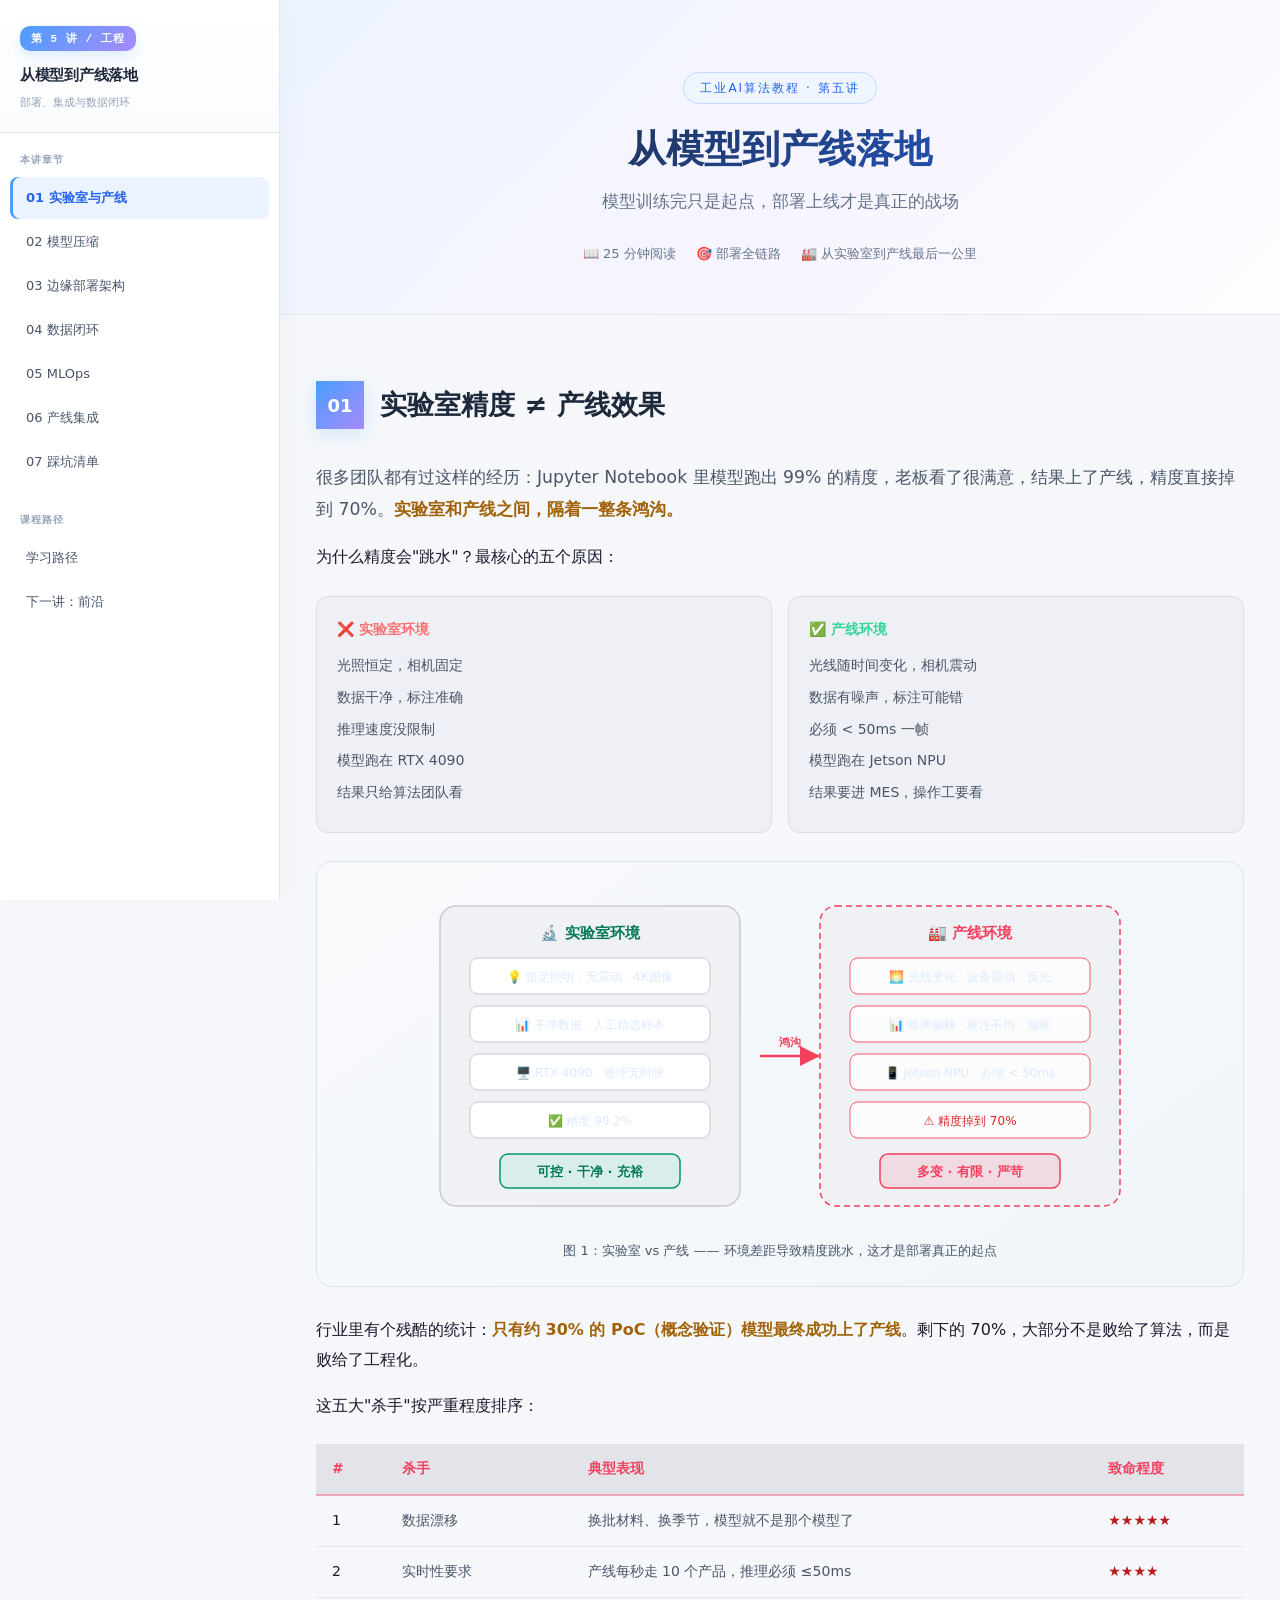
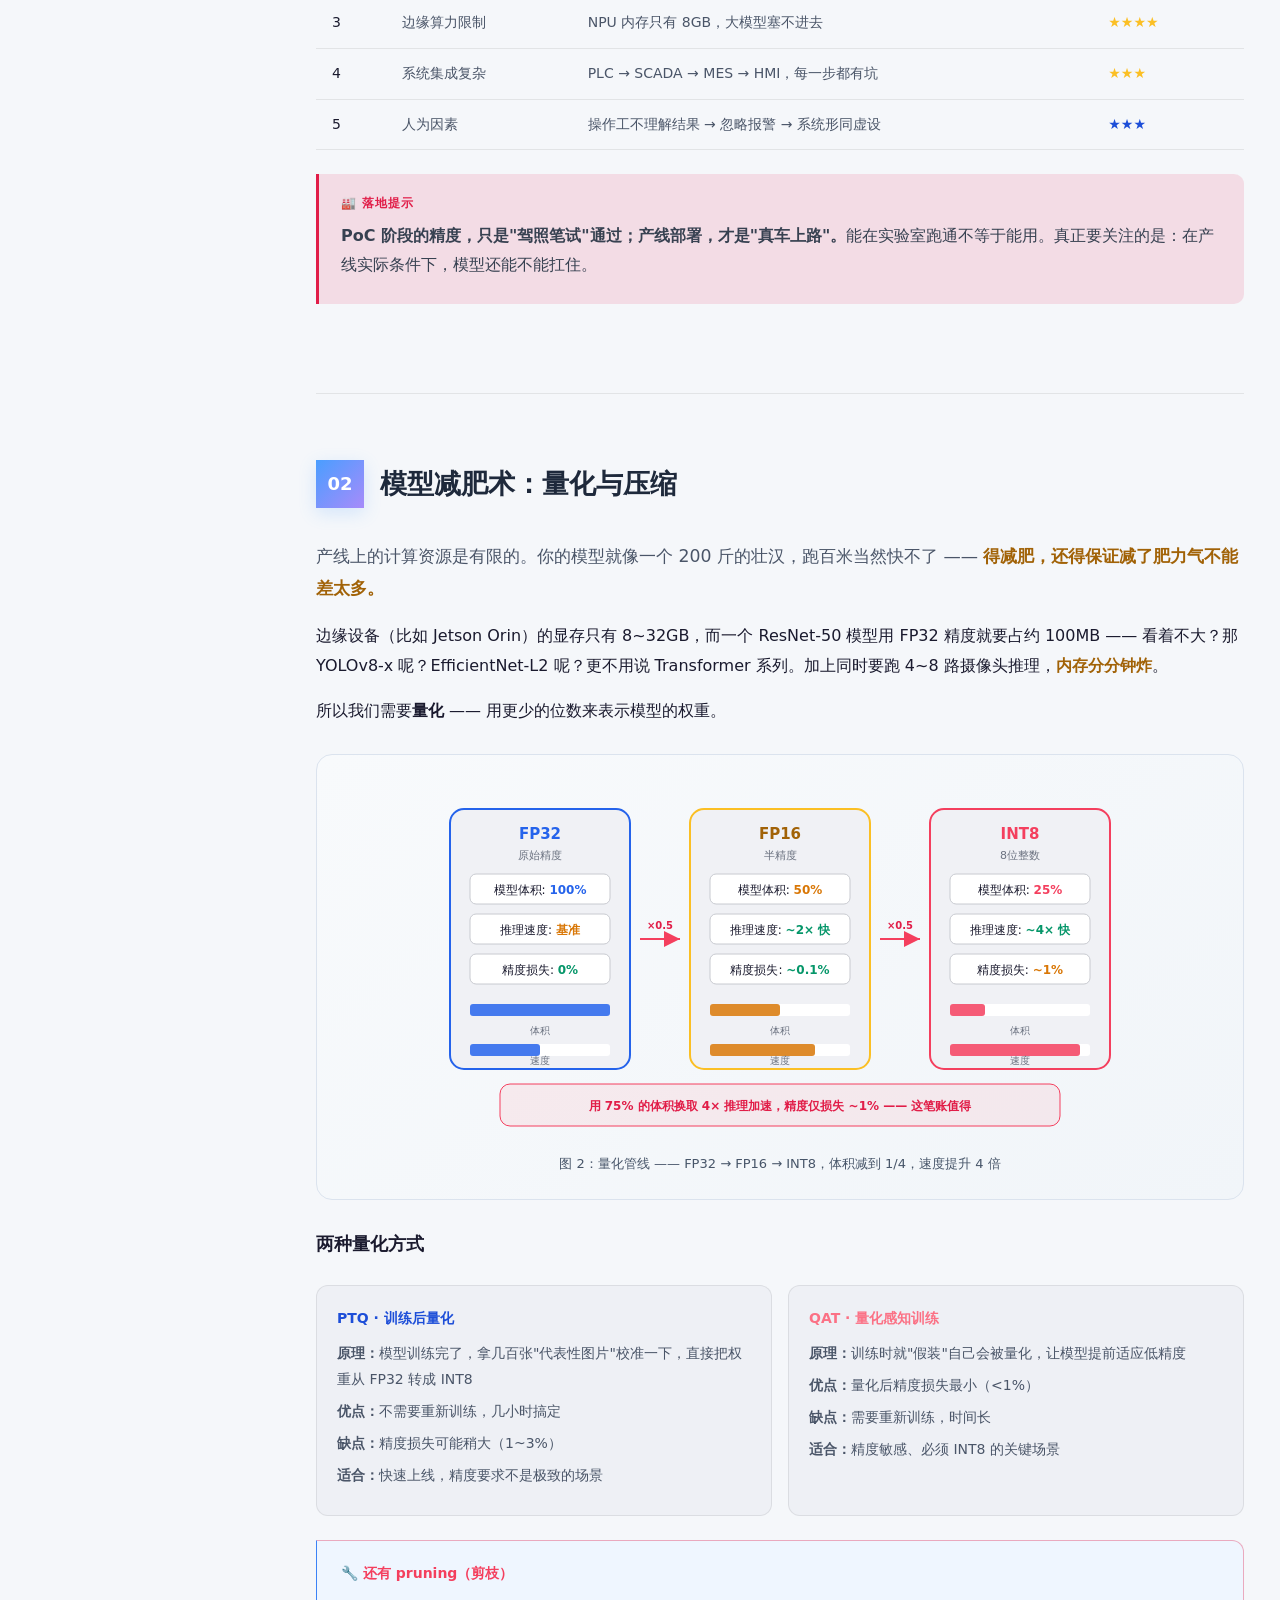
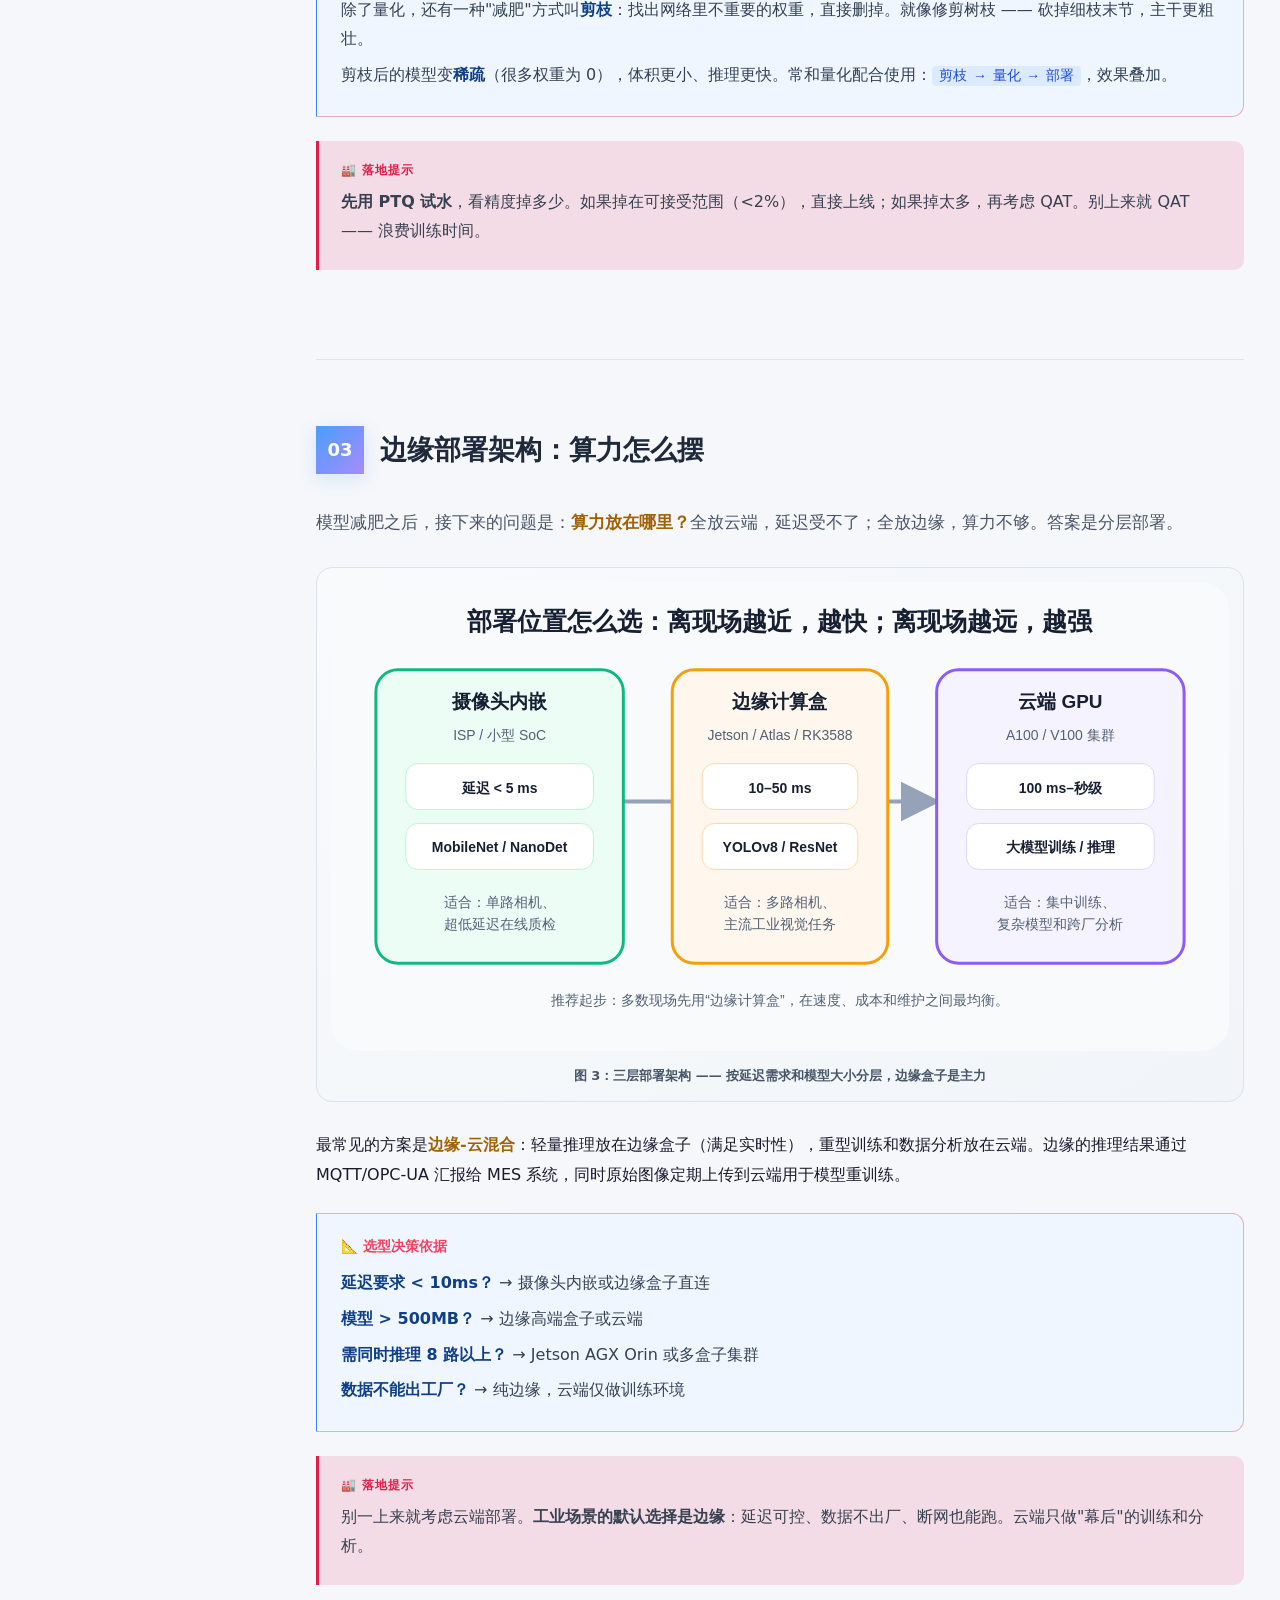
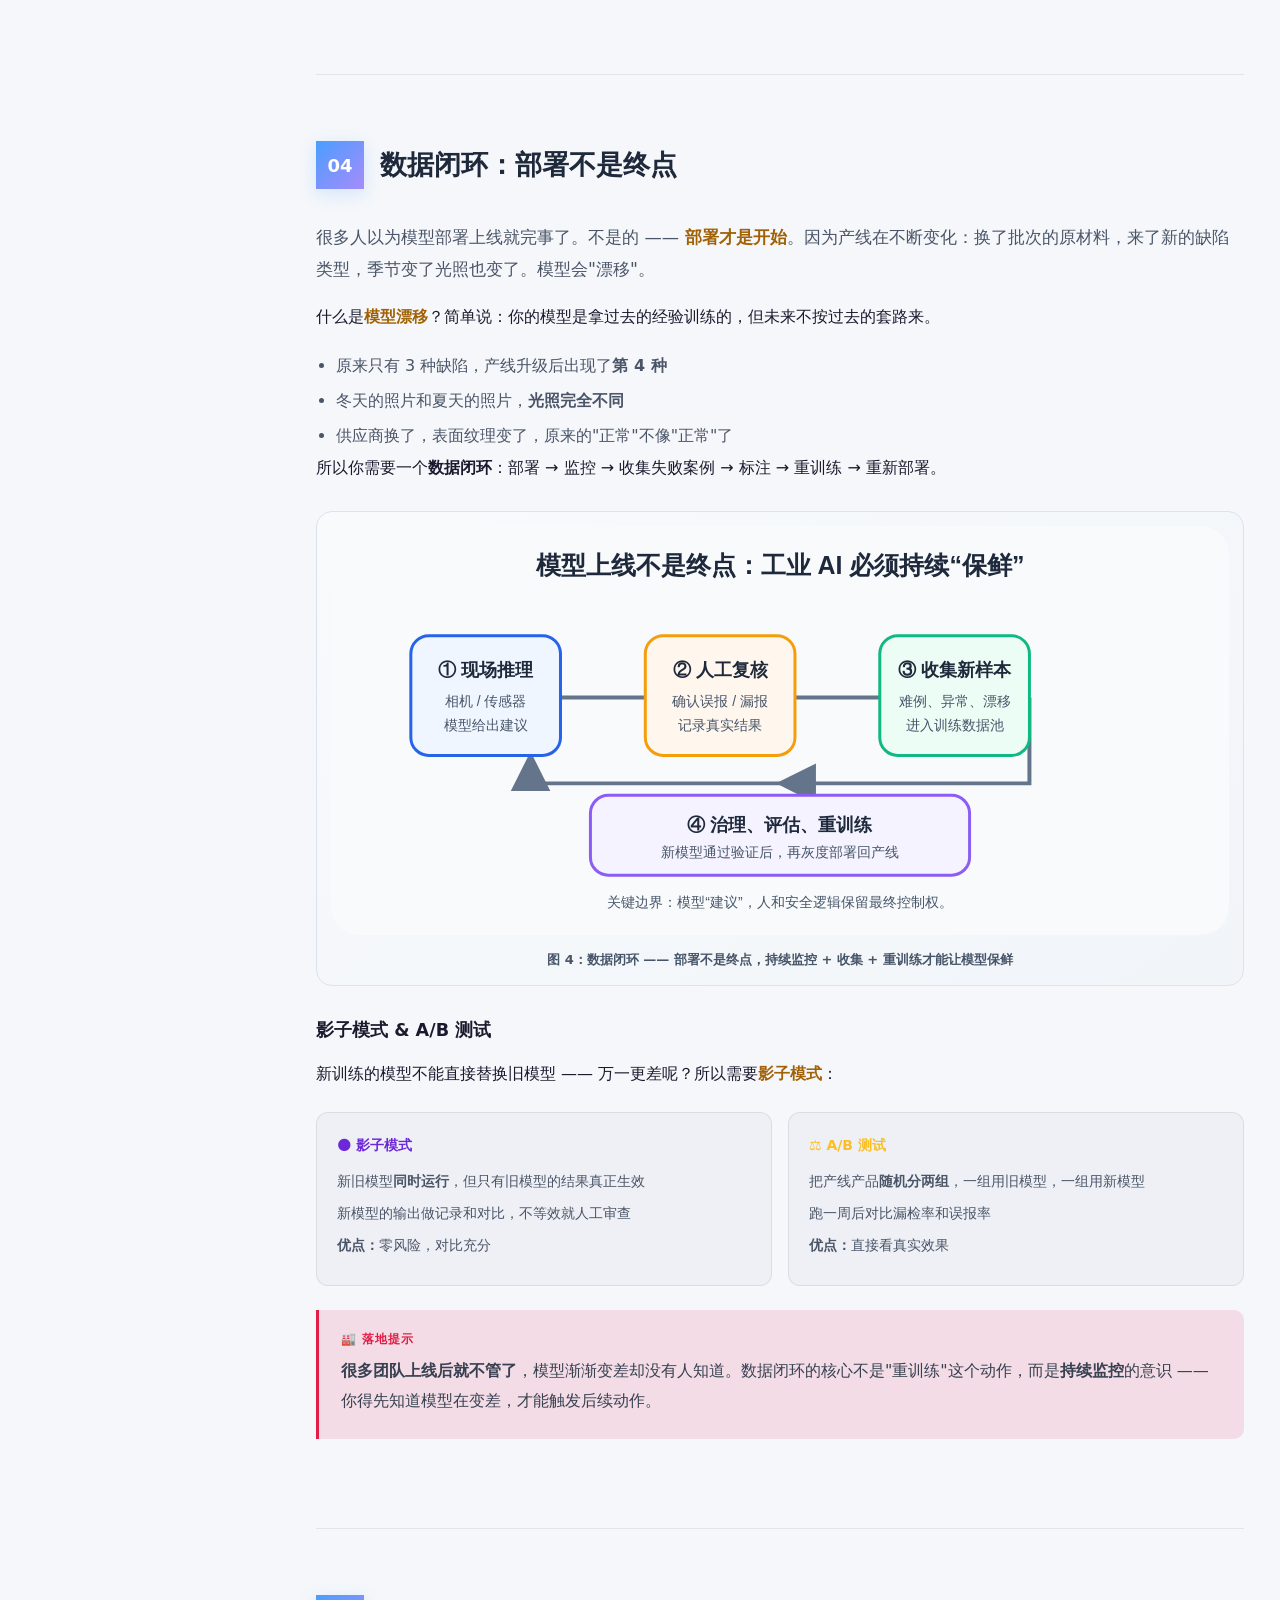
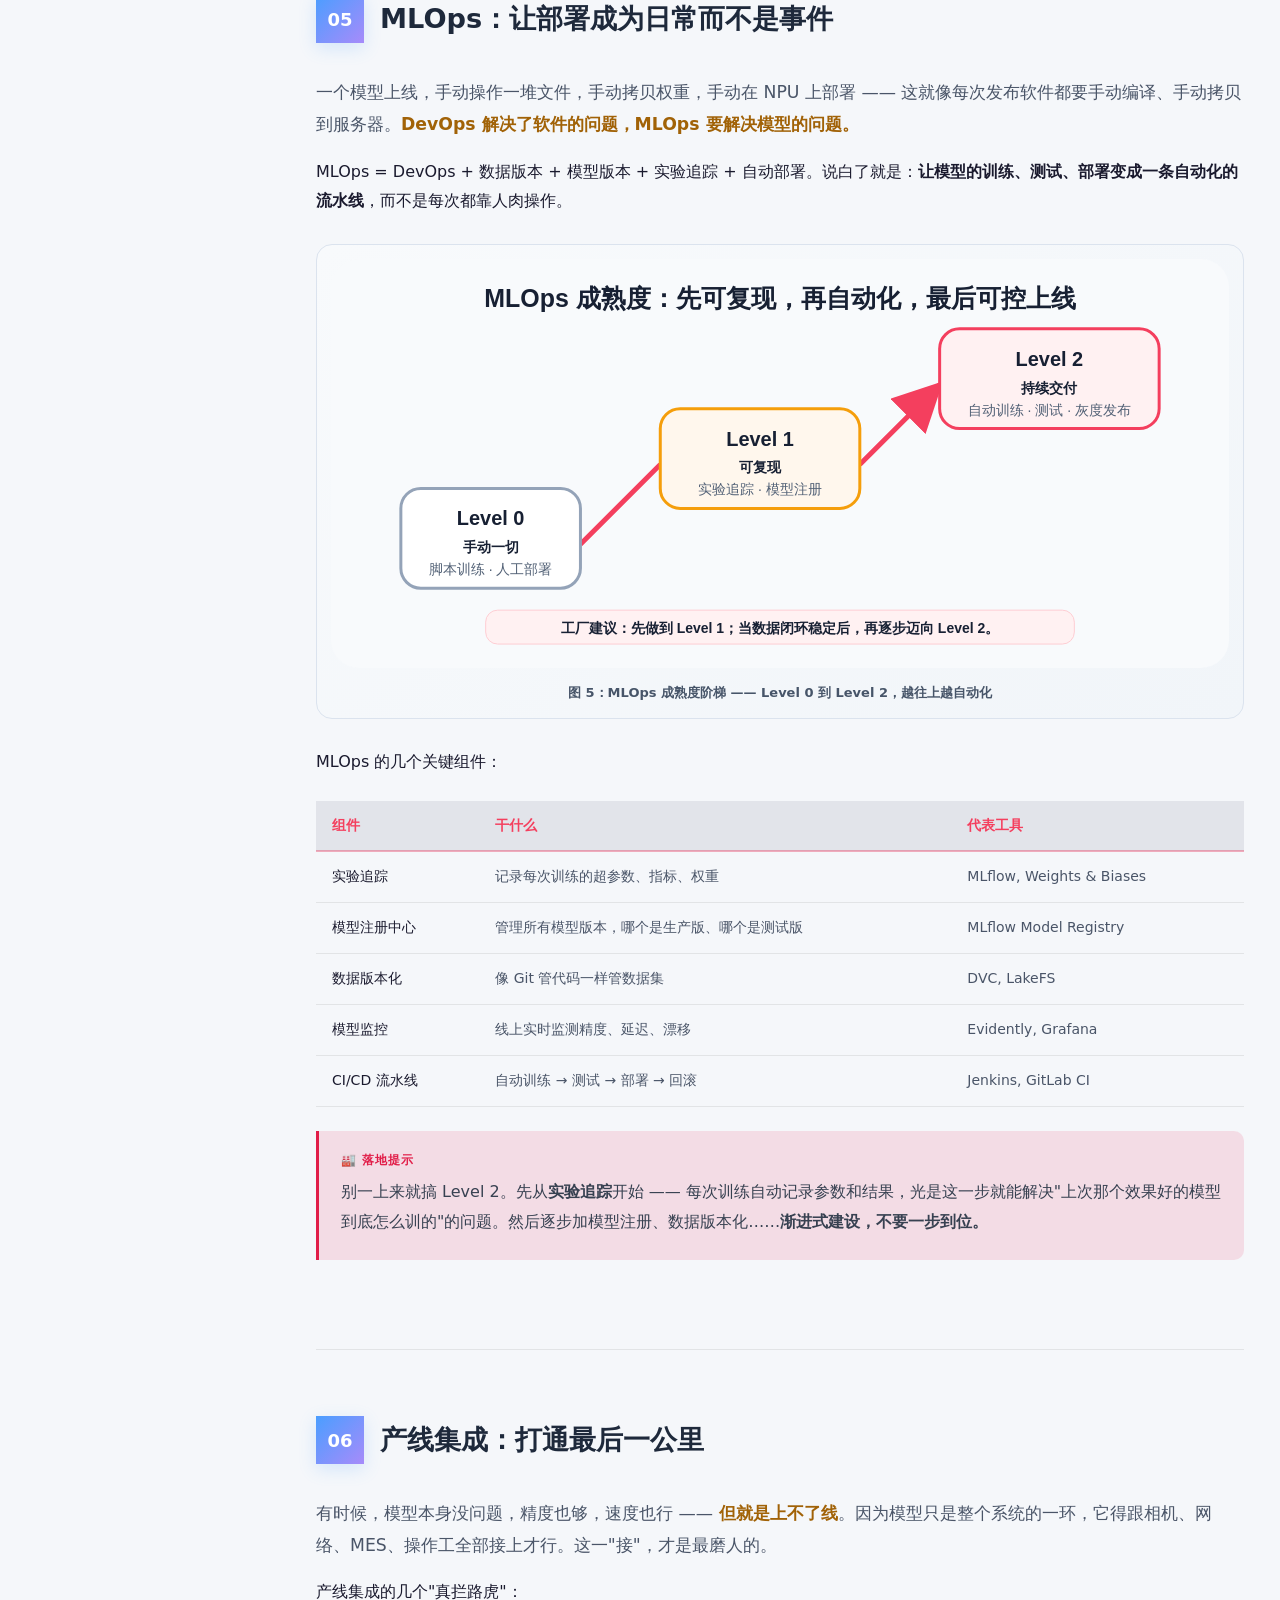
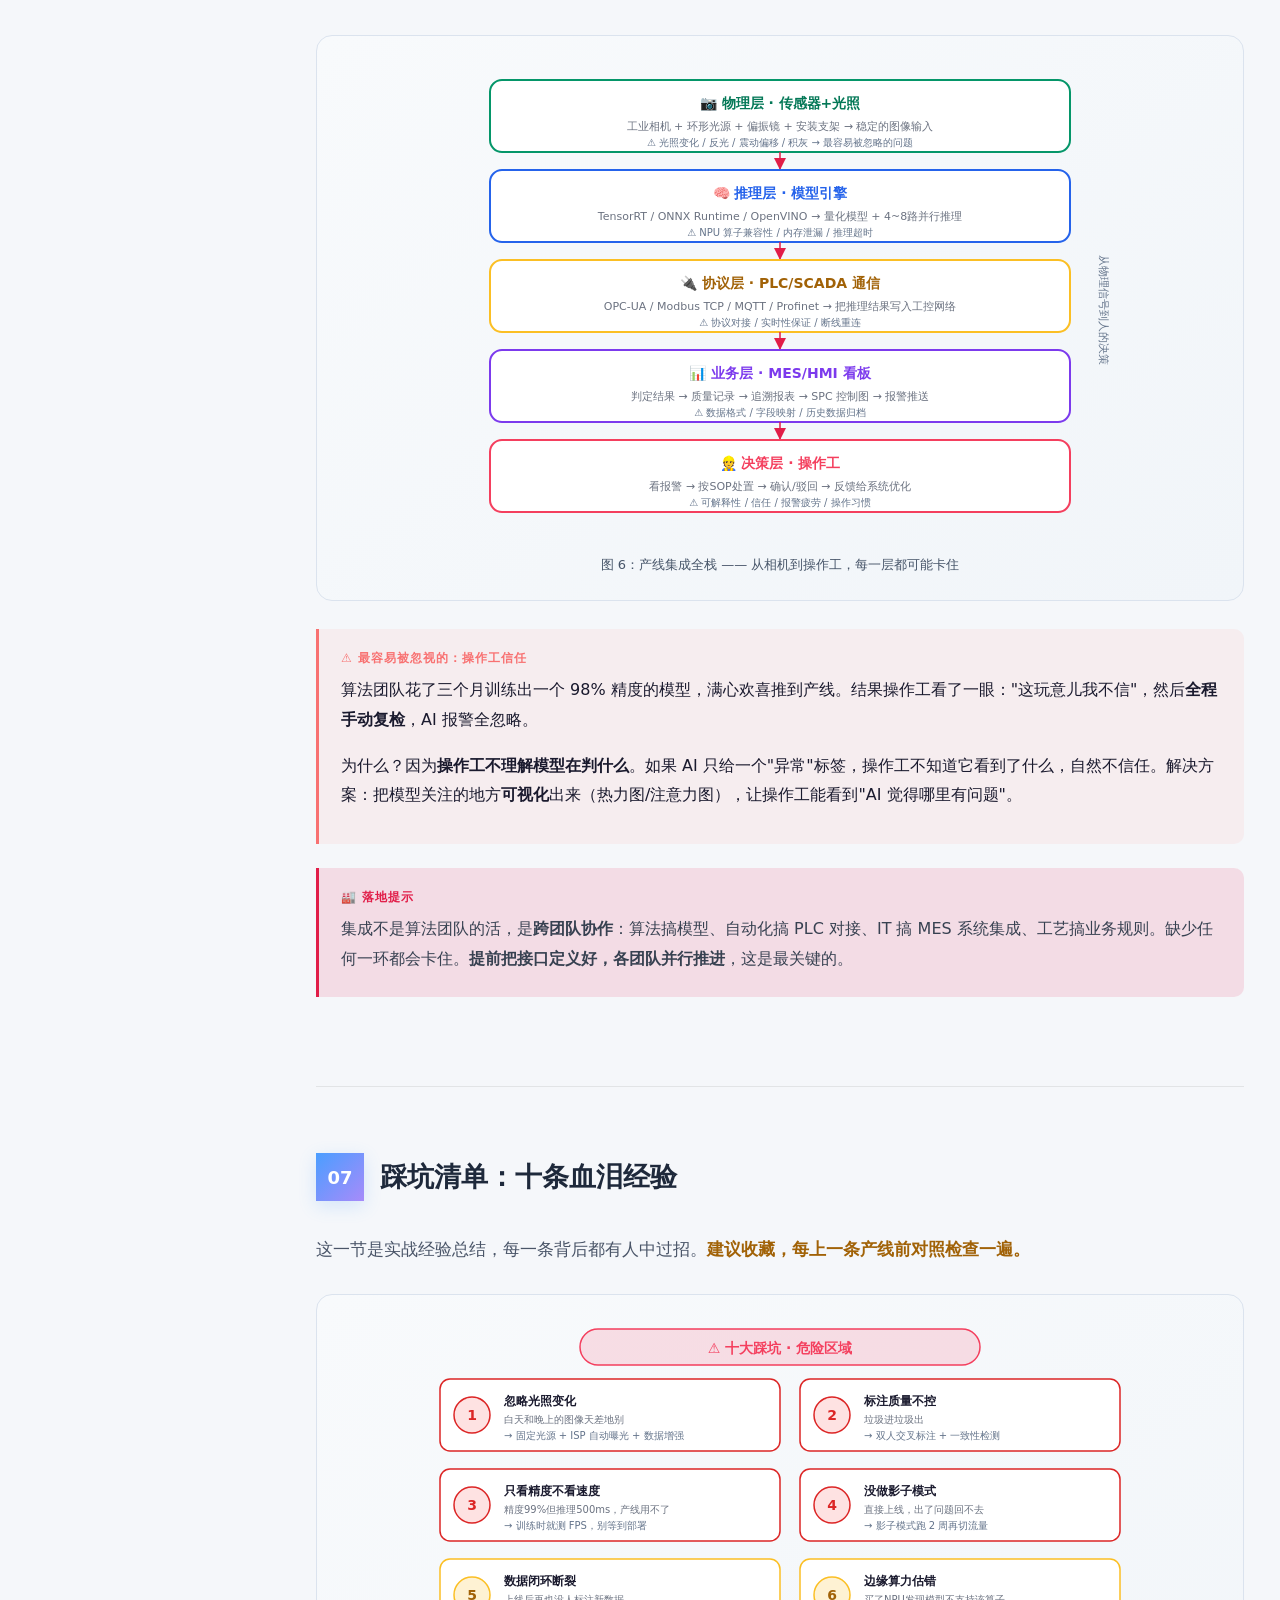
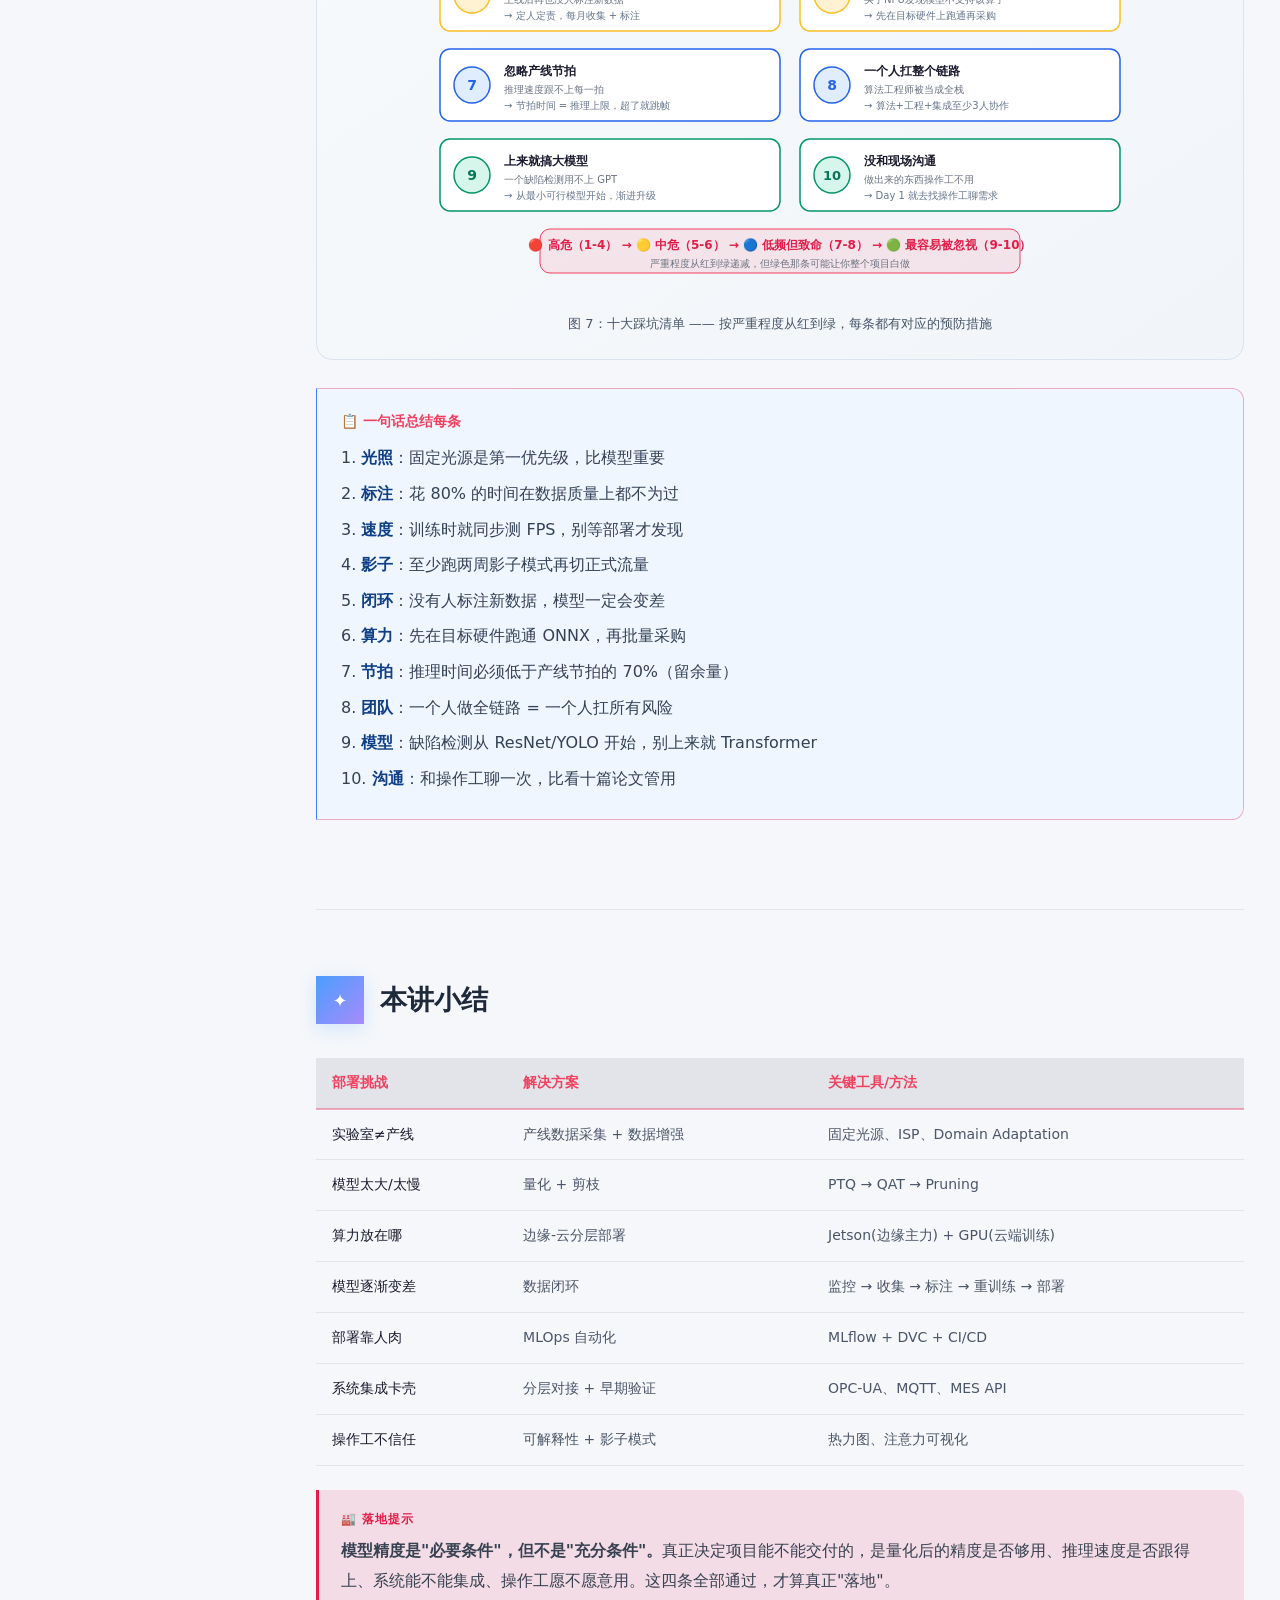
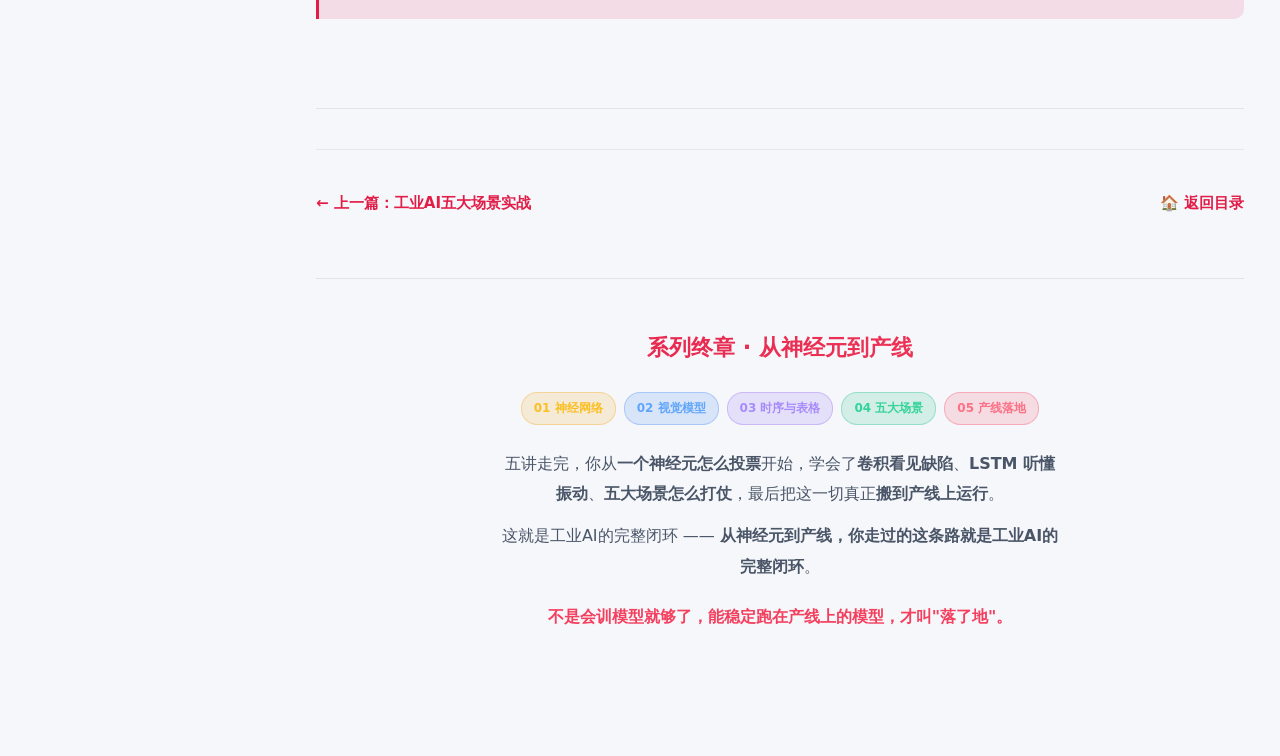
<file: base_infos/工业算法入门/05_从模型到产线落地.html>
<!DOCTYPE html>
<html lang="zh-CN">
<head>
<meta charset="UTF-8">
<meta name="viewport" content="width=device-width, initial-scale=1.0">
<title>从模型到产线落地 · 工业AI算法教程 第五讲</title>
<style>
:root {
  --bg: #f8f9fc;
  --bg2: #eef0f5;
  --bg3: #e2e4ea;
  --text: #1a1a2e;
  --text2: #4a5568;
  --accent: #e11d48;
  --accent2: #f43f5e;
  --accent-dim: rgba(225,29,72,0.12);
  --accent-border: rgba(225,29,72,0.35);
  --code-bg: #eef0f5;
  --border: rgba(0,0,0,0.08);
  --success: #34d399;
  --danger: #f87171;
  --info: #60a5fa;
}

*, *::before, *::after { box-sizing: border-box; margin: 0; padding: 0; }

html { scroll-behavior: smooth; }

body {
  background: var(--bg);
  color: var(--text);
  font-family: system-ui, -apple-system, "PingFang SC", "Noto Sans SC", "Microsoft YaHei", sans-serif;
  line-height: 1.85;
  font-size: 16px;
  -webkit-font-smoothing: antialiased; color-scheme: light;
}

.page {
  max-width: 800px;
  margin: 0 auto;
  padding: 0 24px 80px;
}

.hero {
  text-align: center;
  padding: 72px 0 48px;
  border-bottom: 1px solid var(--border);
  background: linear-gradient(180deg, #e8ecf4 0%, #f2f4f9 100%);
}
.hero .series-tag {
  display: inline-block;
  font-size: 12px;
  letter-spacing: 2px;
  text-transform: uppercase;
  color: var(--accent);
  background: var(--accent-dim);
  border: 1px solid var(--accent-border);
  border-radius: 20px;
  padding: 4px 16px;
  margin-bottom: 20px;
}
.hero h1 {
  font-size: 2.4rem;
  font-weight: 800;
  line-height: 1.3;
  background: linear-gradient(135deg, #1a1a2e 30%, var(--accent));
  -webkit-background-clip: text;
  -webkit-text-fill-color: transparent;
  background-clip: text;
  margin-bottom: 12px;
}
.hero .subtitle {
  font-size: 1.05rem;
  color: var(--text2);
}
.hero .meta {
  margin-top: 24px;
  font-size: 13px;
  color: var(--text2);
}
.hero .meta span { margin: 0 8px; }

.section {
  padding: 56px 0;
  border-bottom: 1px solid var(--border);
}
.section:nth-child(even) { background: rgba(0,0,0,0.015); }
.section-header {
  display: flex;
  align-items: center;
  gap: 16px;
  margin-bottom: 32px;
}
.badge {
  flex-shrink: 0;
  width: 48px; height: 48px;
  border-radius: 14px;
  background: linear-gradient(135deg, var(--accent), #e11d48);
  color: #000;
  font-size: 18px;
  font-weight: 800;
  display: flex;
  align-items: center;
  justify-content: center;
  box-shadow: 0 4px 20px var(--accent-dim);
}
.section-header h2 {
  font-size: 1.5rem;
  font-weight: 700;
  color: #1a1a2e;
}

p { margin-bottom: 16px; color: var(--text); }
.lead { font-size: 1.08rem; color: var(--text2); }
.strong { color: var(--accent2); font-weight: 600; }
code, .code {
  font-family: "SF Mono", "Fira Code", "Cascadia Code", monospace;
  background: var(--code-bg);
  color: var(--accent);
  padding: 2px 7px;
  border-radius: 4px;
  font-size: 0.88em;
}

.insight {
  border-left: 3px solid var(--accent);
  background: var(--accent-dim);
  border-radius: 0 10px 10px 0;
  padding: 18px 22px;
  margin: 24px 0;
}
.insight .insight-label {
  font-size: 12px;
  font-weight: 700;
  color: var(--accent);
  text-transform: uppercase;
  letter-spacing: 1px;
  margin-bottom: 6px;
}
.insight p { margin-bottom: 6px; color: #374151; }

.warning {
  border-left: 3px solid var(--danger);
  background: rgba(248,113,113,0.08);
  border-radius: 0 10px 10px 0;
  padding: 18px 22px;
  margin: 24px 0;
}
.warning .warning-label {
  font-size: 12px;
  font-weight: 700;
  color: var(--danger);
  text-transform: uppercase;
  letter-spacing: 1px;
  margin-bottom: 6px;
}

.callout {
  border: 1px solid var(--accent-border);
  background: var(--accent-dim);
  border-radius: 12px;
  padding: 20px 24px;
  margin: 24px 0;
}
.callout .callout-title {
  font-size: 14px;
  font-weight: 700;
  color: var(--accent2);
  margin-bottom: 8px;
}
.callout p { color: var(--text2); margin-bottom: 6px; }

.compare {
  display: grid;
  grid-template-columns: 1fr 1fr;
  gap: 16px;
  margin: 24px 0;
}
.compare .col {
  background: var(--bg2);
  border: 1px solid var(--border);
  border-radius: 12px;
  padding: 20px;
}
.compare .col h4 {
  font-size: 14px;
  font-weight: 700;
  margin-bottom: 10px;
}
.compare .col.bad-col h4 { color: var(--danger); }
.compare .col.good-col h4 { color: var(--success); }
.compare .col p { font-size: 14px; color: var(--text2); margin-bottom: 6px; }

.diagram {
  background: var(--bg2);
  border: 1px solid var(--border);
  border-radius: 14px;
  padding: 24px 12px;
  margin: 28px 0;
  overflow-x: auto;
}
.diagram svg { display: block; margin: 0 auto; }
.diagram .caption {
  text-align: center;
  font-size: 13px;
  color: var(--text2);
  margin-top: 14px;
}

.table-wrap {
  overflow-x: auto;
  margin: 24px 0;
}
table {
  width: 100%;
  border-collapse: collapse;
  font-size: 14px;
}
th {
  text-align: left;
  padding: 12px 16px;
  background: var(--bg3);
  color: var(--accent2);
  font-weight: 600;
  border-bottom: 2px solid var(--accent-border);
  white-space: nowrap;
}
td {
  padding: 12px 16px;
  border-bottom: 1px solid var(--border);
  color: var(--text2);
}
tr:hover td { background: rgba(0,0,0,0.02); }
td:first-child { color: var(--text); font-weight: 500; white-space: nowrap; }

.steps {
  list-style: none;
  counter-reset: step;
  margin: 20px 0;
  padding: 0;
}
.steps li {
  counter-increment: step;
  padding: 12px 0 12px 52px;
  position: relative;
  color: var(--text2);
}
.steps li::before {
  content: counter(step);
  position: absolute;
  left: 0; top: 12px;
  width: 34px; height: 34px;
  border-radius: 50%;
  background: var(--bg3);
  border: 2px solid var(--accent-border);
  color: var(--accent);
  font-weight: 700;
  font-size: 14px;
  display: flex;
  align-items: center;
  justify-content: center;
}
.steps li:not(:last-child)::after {
  content: '';
  position: absolute;
  left: 16px; top: 50px;
  width: 2px;
  height: calc(100% - 50px);
  background: var(--border);
}

.nav-footer {
  display: flex;
  justify-content: space-between;
  align-items: center;
  padding: 40px 0 20px;
  border-top: 1px solid var(--border);
  margin-top: 40px;
}
.nav-footer a {
  color: var(--accent);
  text-decoration: none;
  font-weight: 600;
  font-size: 15px;
  transition: color .2s;
}
.nav-footer a:hover { color: var(--accent2); text-decoration: underline; }
.nav-footer .home { color: var(--text2); font-size: 13px; }

.epilogue {
  text-align: center;
  padding: 48px 0 32px;
  border-top: 1px solid var(--border);
  margin-top: 40px;
}
.epilogue h3 {
  font-size: 1.4rem;
  font-weight: 800;
  background: linear-gradient(135deg, var(--accent), var(--accent2));
  -webkit-background-clip: text;
  -webkit-text-fill-color: transparent;
  background-clip: text;
  margin-bottom: 16px;
}
.epilogue p { color: var(--text2); max-width: 560px; margin: 0 auto 12px; line-height: 1.9; }
.epilogue .journey {
  display: flex;
  justify-content: center;
  gap: 8px;
  flex-wrap: wrap;
  margin: 24px 0;
}
.epilogue .journey span {
  font-size: 12px;
  padding: 4px 12px;
  border-radius: 16px;
  font-weight: 600;
}
.epilogue .journey .j1 { background: rgba(245,158,11,0.15); color: #fbbf24; border: 1px solid rgba(245,158,11,0.3); }
.epilogue .journey .j2 { background: rgba(59,130,246,0.15); color: #60a5fa; border: 1px solid rgba(59,130,246,0.3); }
.epilogue .journey .j3 { background: rgba(139,92,246,0.15); color: #a78bfa; border: 1px solid rgba(139,92,246,0.3); }
.epilogue .journey .j4 { background: rgba(16,185,129,0.15); color: #34d399; border: 1px solid rgba(16,185,129,0.3); }
.epilogue .journey .j5 { background: rgba(244,63,94,0.15); color: #fb7185; border: 1px solid rgba(244,63,94,0.3); }

@media (max-width: 600px) {
  .hero h1 { font-size: 1.7rem; }
  .badge { width: 40px; height: 40px; font-size: 15px; border-radius: 10px; }
  .section-header h2 { font-size: 1.2rem; }
  .diagram { padding: 16px 4px; }
  .compare { grid-template-columns: 1fr; }
}
</style>
<link rel="stylesheet" href="course-ui.css">
</head>
<body class="has-course-sidebar"><aside class="course-sidebar"><div class="course-side-head"><div class="day">第 5 讲 / 工程</div><h2>从模型到产线落地</h2><p>部署、集成与数据闭环</p></div><div class="course-side-group"><div class="course-side-title">本讲章节</div><a class="course-side-link active" href="#s1">01 实验室与产线</a><a class="course-side-link" href="#s2">02 模型压缩</a><a class="course-side-link" href="#s3">03 边缘部署架构</a><a class="course-side-link" href="#s4">04 数据闭环</a><a class="course-side-link" href="#s5">05 MLOps</a><a class="course-side-link" href="#s6">06 产线集成</a><a class="course-side-link" href="#s7">07 踩坑清单</a></div><div class="course-side-group"><div class="course-side-title">课程路径</div><a class="course-side-link" href="index.html">学习路径</a><a class="course-side-link" href="06_算法与资讯雷达.html">下一讲：前沿</a></div></aside>
<nav class="course-nav"><div class="brand">工业算法<i>×</i>入门</div><a href="index.html">课程地图</a><a href="01_从零看懂神经网络.html">回到第一讲</a><a href="06_算法与资讯雷达.html">资讯雷达</a></nav>
<div class="page">

<!-- ════════════════ HERO ════════════════ -->
<header class="hero">
  <div class="series-tag">工业AI算法教程 · 第五讲</div>
  <h1>从模型到产线落地</h1>
  <p class="subtitle">模型训练完只是起点，部署上线才是真正的战场</p>
  <div class="meta">
    <span>📖 25 分钟阅读</span>
    <span>🎯 部署全链路</span>
    <span>🏭 从实验室到产线最后一公里</span>
  </div>
</header>

<!-- ════════════════ SECTION 1 ════════════════ -->
<section class="section" id="s1">
  <div class="section-header">
    <div class="badge">01</div>
    <h2>实验室精度 ≠ 产线效果</h2>
  </div>

  <p class="lead">很多团队都有过这样的经历：Jupyter Notebook 里模型跑出 99% 的精度，老板看了很满意，结果上了产线，精度直接掉到 70%。<strong class="strong">实验室和产线之间，隔着一整条鸿沟。</strong></p>

  <p>为什么精度会"跳水"？最核心的五个原因：</p>

  <div class="compare">
    <div class="col bad-col">
      <h4>❌ 实验室环境</h4>
      <p>光照恒定，相机固定</p>
      <p>数据干净，标注准确</p>
      <p>推理速度没限制</p>
      <p>模型跑在 RTX 4090</p>
      <p>结果只给算法团队看</p>
    </div>
    <div class="col good-col">
      <h4>✅ 产线环境</h4>
      <p>光线随时间变化，相机震动</p>
      <p>数据有噪声，标注可能错</p>
      <p>必须 < 50ms 一帧</p>
      <p>模型跑在 Jetson NPU</p>
      <p>结果要进 MES，操作工要看</p>
    </div>
  </div>

  <!-- ── SVG: 实验室 vs 产线 ── -->
  <div class="diagram">
    <svg width="720" height="340" viewBox="0 0 720 340" xmlns="http://www.w3.org/2000/svg">
      <defs>
        <marker id="arrR" markerWidth="8" markerHeight="8" refX="8" refY="4" orient="auto">
          <path d="M0,0 L8,4 L0,8" fill="#f43f5e"/>
        </marker>
      </defs>

      <!-- Left: Lab -->
      <rect x="20" y="20" width="300" height="300" rx="16" fill="#f0f1f5" stroke="#c8cad0" stroke-width="1.5"/>
      <text x="170" y="52" text-anchor="middle" fill="#059669" font-size="15" font-weight="700">🔬 实验室环境</text>

      <rect x="50" y="72" width="240" height="36" rx="8" fill="#ffffff" stroke="#c8cad0" stroke-width="1"/>
      <text x="170" y="95" text-anchor="middle" fill="#dbeafe" font-size="12">💡 恒定照明 · 无震动 · 4K图像</text>

      <rect x="50" y="120" width="240" height="36" rx="8" fill="#ffffff" stroke="#c8cad0" stroke-width="1"/>
      <text x="170" y="143" text-anchor="middle" fill="#dbeafe" font-size="12">📊 干净数据 · 人工精选样本</text>

      <rect x="50" y="168" width="240" height="36" rx="8" fill="#ffffff" stroke="#c8cad0" stroke-width="1"/>
      <text x="170" y="191" text-anchor="middle" fill="#dbeafe" font-size="12">🖥️ RTX 4090 · 推理无时限</text>

      <rect x="50" y="216" width="240" height="36" rx="8" fill="#ffffff" stroke="#c8cad0" stroke-width="1"/>
      <text x="170" y="239" text-anchor="middle" fill="#dbeafe" font-size="12">✅ 精度 99.2%</text>

      <rect x="80" y="268" width="180" height="34" rx="8" fill="rgba(52,211,153,0.12)" stroke="#059669" stroke-width="1.5"/>
      <text x="170" y="290" text-anchor="middle" fill="#059669" font-size="13" font-weight="700">可控 · 干净 · 充裕</text>

      <!-- Right: Factory -->
      <rect x="400" y="20" width="300" height="300" rx="16" fill="#f0f1f5" stroke="#f43f5e" stroke-width="1.5" stroke-dasharray="6 4"/>
      <text x="550" y="52" text-anchor="middle" fill="#f43f5e" font-size="15" font-weight="700">🏭 产线环境</text>

      <rect x="430" y="72" width="240" height="36" rx="8" fill="#ffffff" stroke="#f43f5e" stroke-width="1" opacity="0.85"/>
      <text x="550" y="95" text-anchor="middle" fill="#dbeafe" font-size="12">🌅 光线变化 · 设备震动 · 反光</text>

      <rect x="430" y="120" width="240" height="36" rx="8" fill="#ffffff" stroke="#f43f5e" stroke-width="1" opacity="0.85"/>
      <text x="550" y="143" text-anchor="middle" fill="#dbeafe" font-size="12">📊 噪声偏移 · 标注不均 · 漏标</text>

      <rect x="430" y="168" width="240" height="36" rx="8" fill="#ffffff" stroke="#f43f5e" stroke-width="1" opacity="0.85"/>
      <text x="550" y="191" text-anchor="middle" fill="#dbeafe" font-size="12">📱 Jetson NPU · 必须 &lt; 50ms</text>

      <rect x="430" y="216" width="240" height="36" rx="8" fill="#ffffff" stroke="#f43f5e" stroke-width="1" opacity="0.85"/>
      <text x="550" y="239" text-anchor="middle" fill="#dc2626" font-size="12">⚠️ 精度掉到 70%</text>

      <rect x="460" y="268" width="180" height="34" rx="8" fill="rgba(244,63,94,0.12)" stroke="#f43f5e" stroke-width="1.5"/>
      <text x="550" y="290" text-anchor="middle" fill="#f43f5e" font-size="13" font-weight="700">多变 · 有限 · 严苛</text>

      <!-- Arrow between -->
      <line x1="340" y1="170" x2="400" y2="170" stroke="#f43f5e" stroke-width="2.5" marker-end="url(#arrR)"/>
      <text x="370" y="160" text-anchor="middle" fill="#f43f5e" font-size="11" font-weight="700">鸿沟</text>
    </svg>
    <div class="caption">图 1：实验室 vs 产线 —— 环境差距导致精度跳水，这才是部署真正的起点</div>
  </div>

  <p>行业里有个残酷的统计：<strong class="strong">只有约 30% 的 PoC（概念验证）模型最终成功上了产线</strong>。剩下的 70%，大部分不是败给了算法，而是败给了工程化。</p>

  <p>这五大"杀手"按严重程度排序：</p>

  <div class="table-wrap">
    <table>
      <thead>
        <tr>
          <th>#</th>
          <th>杀手</th>
          <th>典型表现</th>
          <th>致命程度</th>
        </tr>
      </thead>
      <tbody>
        <tr>
          <td>1</td>
          <td>数据漂移</td>
          <td>换批材料、换季节，模型就不是那个模型了</td>
          <td style="color:#f87171;">★★★★★</td>
        </tr>
        <tr>
          <td>2</td>
          <td>实时性要求</td>
          <td>产线每秒走 10 个产品，推理必须 ≤50ms</td>
          <td style="color:#f87171;">★★★★</td>
        </tr>
        <tr>
          <td>3</td>
          <td>边缘算力限制</td>
          <td>NPU 内存只有 8GB，大模型塞不进去</td>
          <td style="color:#fbbf24;">★★★★</td>
        </tr>
        <tr>
          <td>4</td>
          <td>系统集成复杂</td>
          <td>PLC → SCADA → MES → HMI，每一步都有坑</td>
          <td style="color:#fbbf24;">★★★</td>
        </tr>
        <tr>
          <td>5</td>
          <td>人为因素</td>
          <td>操作工不理解结果 → 忽略报警 → 系统形同虚设</td>
          <td style="color:#60a5fa;">★★★</td>
        </tr>
      </tbody>
    </table>
  </div>

  <div class="insight">
    <div class="insight-label">🏭 落地提示</div>
    <p><strong>PoC 阶段的精度，只是"驾照笔试"通过；产线部署，才是"真车上路"。</strong>能在实验室跑通不等于能用。真正要关注的是：在产线实际条件下，模型还能不能扛住。</p>
  </div>
</section>

<!-- ════════════════ SECTION 2 ════════════════ -->
<section class="section" id="s2">
  <div class="section-header">
    <div class="badge">02</div>
    <h2>模型减肥术：量化与压缩</h2>
  </div>

  <p class="lead">产线上的计算资源是有限的。你的模型就像一个 200 斤的壮汉，跑百米当然快不了 —— <strong class="strong">得减肥，还得保证减了肥力气不能差太多。</strong></p>

  <p>边缘设备（比如 Jetson Orin）的显存只有 8~32GB，而一个 ResNet-50 模型用 FP32 精度就要占约 100MB —— 看着不大？那 YOLOv8-x 呢？EfficientNet-L2 呢？更不用说 Transformer 系列。加上同时要跑 4~8 路摄像头推理，<strong class="strong">内存分分钟炸</strong>。</p>

  <p>所以我们需要<strong>量化</strong> —— 用更少的位数来表示模型的权重。</p>

  <!-- ── SVG: 量化管线 ── -->
  <div class="diagram">
    <svg width="720" height="360" viewBox="0 0 720 360" xmlns="http://www.w3.org/2000/svg">
      <!-- FP32 -->
      <g transform="translate(30, 30)">
        <rect x="0" y="0" width="180" height="260" rx="14" fill="#f0f1f5" stroke="#2563eb" stroke-width="2"/>
        <text x="90" y="30" text-anchor="middle" fill="#2563eb" font-size="15" font-weight="700">FP32</text>
        <text x="90" y="50" text-anchor="middle" fill="#6b7280" font-size="11">原始精度</text>

        <rect x="20" y="65" width="140" height="30" rx="6" fill="#ffffff" stroke="#c8cad0" stroke-width="1"/>
        <text x="90" y="85" text-anchor="middle" fill="#1a1a2e" font-size="12">模型体积: <tspan fill="#2563eb" font-weight="700">100%</tspan></text>

        <rect x="20" y="105" width="140" height="30" rx="6" fill="#ffffff" stroke="#c8cad0" stroke-width="1"/>
        <text x="90" y="125" text-anchor="middle" fill="#1a1a2e" font-size="12">推理速度: <tspan fill="#d97706" font-weight="700">基准</tspan></text>

        <rect x="20" y="145" width="140" height="30" rx="6" fill="#ffffff" stroke="#c8cad0" stroke-width="1"/>
        <text x="90" y="165" text-anchor="middle" fill="#1a1a2e" font-size="12">精度损失: <tspan fill="#059669" font-weight="700">0%</tspan></text>

        <!-- Bar chart -->
        <rect x="20" y="195" width="140" height="12" rx="3" fill="#ffffff"/>
        <rect x="20" y="195" width="140" height="12" rx="3" fill="#2563eb" opacity="0.85"/>
        <text x="90" y="225" text-anchor="middle" fill="#6b7280" font-size="10">体积</text>

        <rect x="20" y="235" width="140" height="12" rx="3" fill="#ffffff"/>
        <rect x="20" y="235" width="70" height="12" rx="3" fill="#2563eb" opacity="0.85"/>
        <text x="90" y="255" text-anchor="middle" fill="#6b7280" font-size="10">速度</text>
      </g>

      <!-- Arrow FP32→FP16 -->
      <line x1="220" y1="160" x2="260" y2="160" stroke="#f43f5e" stroke-width="2" marker-end="url(#arrR)"/>
      <text x="240" y="150" text-anchor="middle" fill="#e11d48" font-size="10" font-weight="600">×0.5</text>

      <!-- FP16 -->
      <g transform="translate(270, 30)">
        <rect x="0" y="0" width="180" height="260" rx="14" fill="#f0f1f5" stroke="#fbbf24" stroke-width="2"/>
        <text x="90" y="30" text-anchor="middle" fill="#d97706" font-size="15" font-weight="700">FP16</text>
        <text x="90" y="50" text-anchor="middle" fill="#6b7280" font-size="11">半精度</text>

        <rect x="20" y="65" width="140" height="30" rx="6" fill="#ffffff" stroke="#c8cad0" stroke-width="1"/>
        <text x="90" y="85" text-anchor="middle" fill="#1a1a2e" font-size="12">模型体积: <tspan fill="#d97706" font-weight="700">50%</tspan></text>

        <rect x="20" y="105" width="140" height="30" rx="6" fill="#ffffff" stroke="#c8cad0" stroke-width="1"/>
        <text x="90" y="125" text-anchor="middle" fill="#1a1a2e" font-size="12">推理速度: <tspan fill="#059669" font-weight="700">~2× 快</tspan></text>

        <rect x="20" y="145" width="140" height="30" rx="6" fill="#ffffff" stroke="#c8cad0" stroke-width="1"/>
        <text x="90" y="165" text-anchor="middle" fill="#1a1a2e" font-size="12">精度损失: <tspan fill="#059669" font-weight="700">~0.1%</tspan></text>

        <rect x="20" y="195" width="140" height="12" rx="3" fill="#ffffff"/>
        <rect x="20" y="195" width="70" height="12" rx="3" fill="#d97706" opacity="0.85"/>
        <text x="90" y="225" text-anchor="middle" fill="#6b7280" font-size="10">体积</text>

        <rect x="20" y="235" width="140" height="12" rx="3" fill="#ffffff"/>
        <rect x="20" y="235" width="105" height="12" rx="3" fill="#d97706" opacity="0.85"/>
        <text x="90" y="255" text-anchor="middle" fill="#6b7280" font-size="10">速度</text>
      </g>

      <!-- Arrow FP16→INT8 -->
      <line x1="460" y1="160" x2="500" y2="160" stroke="#f43f5e" stroke-width="2" marker-end="url(#arrR)"/>
      <text x="480" y="150" text-anchor="middle" fill="#e11d48" font-size="10" font-weight="600">×0.5</text>

      <!-- INT8 -->
      <g transform="translate(510, 30)">
        <rect x="0" y="0" width="180" height="260" rx="14" fill="#f0f1f5" stroke="#f43f5e" stroke-width="2"/>
        <text x="90" y="30" text-anchor="middle" fill="#f43f5e" font-size="15" font-weight="700">INT8</text>
        <text x="90" y="50" text-anchor="middle" fill="#6b7280" font-size="11">8位整数</text>

        <rect x="20" y="65" width="140" height="30" rx="6" fill="#ffffff" stroke="#c8cad0" stroke-width="1"/>
        <text x="90" y="85" text-anchor="middle" fill="#1a1a2e" font-size="12">模型体积: <tspan fill="#f43f5e" font-weight="700">25%</tspan></text>

        <rect x="20" y="105" width="140" height="30" rx="6" fill="#ffffff" stroke="#c8cad0" stroke-width="1"/>
        <text x="90" y="125" text-anchor="middle" fill="#1a1a2e" font-size="12">推理速度: <tspan fill="#059669" font-weight="700">~4× 快</tspan></text>

        <rect x="20" y="145" width="140" height="30" rx="6" fill="#ffffff" stroke="#c8cad0" stroke-width="1"/>
        <text x="90" y="165" text-anchor="middle" fill="#1a1a2e" font-size="12">精度损失: <tspan fill="#d97706" font-weight="700">~1%</tspan></text>

        <rect x="20" y="195" width="140" height="12" rx="3" fill="#ffffff"/>
        <rect x="20" y="195" width="35" height="12" rx="3" fill="#f43f5e" opacity="0.85"/>
        <text x="90" y="225" text-anchor="middle" fill="#6b7280" font-size="10">体积</text>

        <rect x="20" y="235" width="140" height="12" rx="3" fill="#ffffff"/>
        <rect x="20" y="235" width="130" height="12" rx="3" fill="#f43f5e" opacity="0.85"/>
        <text x="90" y="255" text-anchor="middle" fill="#6b7280" font-size="10">速度</text>
      </g>

      <!-- Bottom annotation -->
      <rect x="80" y="305" width="560" height="42" rx="10" fill="rgba(244,63,94,0.08)" stroke="#f43f5e" stroke-width="1"/>
      <text x="360" y="331" text-anchor="middle" fill="#e11d48" font-size="12" font-weight="600">用 75% 的体积换取 4× 推理加速，精度仅损失 ~1% —— 这笔账值得</text>
    </svg>
    <div class="caption">图 2：量化管线 —— FP32 → FP16 → INT8，体积减到 1/4，速度提升 4 倍</div>
  </div>

  <h3 style="color:#1a1a2e; margin:28px 0 12px; font-size:1.1rem;">两种量化方式</h3>

  <div class="compare">
    <div class="col">
      <h4 style="color:#60a5fa;">PTQ · 训练后量化</h4>
      <p><strong>原理：</strong>模型训练完了，拿几百张"代表性图片"校准一下，直接把权重从 FP32 转成 INT8</p>
      <p><strong>优点：</strong>不需要重新训练，几小时搞定</p>
      <p><strong>缺点：</strong>精度损失可能稍大（1~3%）</p>
      <p><strong>适合：</strong>快速上线，精度要求不是极致的场景</p>
    </div>
    <div class="col">
      <h4 style="color:#fb7185;">QAT · 量化感知训练</h4>
      <p><strong>原理：</strong>训练时就"假装"自己会被量化，让模型提前适应低精度</p>
      <p><strong>优点：</strong>量化后精度损失最小（<1%）</p>
      <p><strong>缺点：</strong>需要重新训练，时间长</p>
      <p><strong>适合：</strong>精度敏感、必须 INT8 的关键场景</p>
    </div>
  </div>

  <div class="callout">
    <div class="callout-title">🔧 还有 pruning（剪枝）</div>
    <p>除了量化，还有一种"减肥"方式叫<strong>剪枝</strong>：找出网络里不重要的权重，直接删掉。就像修剪树枝 —— 砍掉细枝末节，主干更粗壮。</p>
    <p>剪枝后的模型变<strong>稀疏</strong>（很多权重为 0），体积更小、推理更快。常和量化配合使用：<code>剪枝 → 量化 → 部署</code>，效果叠加。</p>
  </div>

  <div class="insight">
    <div class="insight-label">🏭 落地提示</div>
    <p><strong>先用 PTQ 试水</strong>，看精度掉多少。如果掉在可接受范围（<2%），直接上线；如果掉太多，再考虑 QAT。别上来就 QAT —— 浪费训练时间。</p>
  </div>
</section>

<!-- ════════════════ SECTION 3 ════════════════ -->
<section class="section" id="s3">
  <div class="section-header">
    <div class="badge">03</div>
    <h2>边缘部署架构：算力怎么摆</h2>
  </div>

  <p class="lead">模型减肥之后，接下来的问题是：<strong class="strong">算力放在哪里？</strong>全放云端，延迟受不了；全放边缘，算力不够。答案是分层部署。</p>

  <!-- ── SVG: 三层架构 ── -->
  <div class="diagram diagram--redraw">
    <svg width="720" height="420" viewBox="0 0 720 420" xmlns="http://www.w3.org/2000/svg">
      <defs>
        <marker id="arrGy" markerWidth="8" markerHeight="8" refX="8" refY="4" orient="auto">
          <path d="M0,0 L8,4 L0,8" fill="#9ca3af"/>
        </marker>
        <marker id="arrRose" markerWidth="8" markerHeight="8" refX="8" refY="4" orient="auto">
          <path d="M0,0 L8,4 L0,8" fill="#f43f5e"/>
        </marker>
      </defs>

      <!-- Tier 1: Camera-embedded -->
      <rect x="20" y="20" width="210" height="370" rx="16" fill="#f0f1f5" stroke="#059669" stroke-width="1.5"/>
      <rect x="30" y="32" width="190" height="28" rx="6" fill="rgba(52,211,153,0.12)"/>
      <text x="125" y="52" text-anchor="middle" fill="#059669" font-size="14" font-weight="700">📷 摄像头内嵌</text>

      <rect x="40" y="75" width="170" height="32" rx="6" fill="#ffffff"/>
      <text x="125" y="96" text-anchor="middle" fill="#1a1a2e" font-size="11">ISP 芯片 / 小型 SoC</text>

      <rect x="40" y="120" width="170" height="32" rx="6" fill="#ffffff"/>
      <text x="125" y="141" text-anchor="middle" fill="#1a1a2e" font-size="11">模型: MobileNet, NanoDet</text>

      <rect x="40" y="165" width="170" height="32" rx="6" fill="#ffffff"/>
      <text x="125" y="186" text-anchor="middle" fill="#1a1a2e" font-size="11">算力: ~0.5 TOPS</text>

      <rect x="40" y="210" width="170" height="46" rx="8" fill="rgba(52,211,153,0.08)" stroke="#c8cad0" stroke-width="1"/>
      <text x="125" y="230" text-anchor="middle" fill="#059669" font-size="11" font-weight="600">延迟: <5ms</text>
      <text x="125" y="248" text-anchor="middle" fill="#6b7280" font-size="10">成本: ¥200/路</text>

      <rect x="40" y="275" width="170" height="100" rx="8" fill="#ffffff" stroke="#c8cad0" stroke-width="1"/>
      <text x="125" y="298" text-anchor="middle" fill="#6b7280" font-size="10">适合场景:</text>
      <text x="125" y="318" text-anchor="middle" fill="#1a1a2e" font-size="11">· 简单分类（OK/NG）</text>
      <text x="125" y="338" text-anchor="middle" fill="#1a1a2e" font-size="11">· 超高速响应需求</text>
      <text x="125" y="358" text-anchor="middle" fill="#1a1a2e" font-size="11">· 大量点位低成本覆盖</text>

      <!-- Tier 2: Edge Box -->
      <rect x="255" y="20" width="210" height="370" rx="16" fill="#f0f1f5" stroke="#fbbf24" stroke-width="1.5"/>
      <rect x="265" y="32" width="190" height="28" rx="6" fill="rgba(251,191,36,0.12)"/>
      <text x="360" y="52" text-anchor="middle" fill="#d97706" font-size="14" font-weight="700">📦 边缘计算盒</text>

      <rect x="275" y="75" width="170" height="32" rx="6" fill="#ffffff"/>
      <text x="360" y="96" text-anchor="middle" fill="#1a1a2e" font-size="11">Jetson / 华为Atlas / RK3588</text>

      <rect x="275" y="120" width="170" height="32" rx="6" fill="#ffffff"/>
      <text x="360" y="141" text-anchor="middle" fill="#1a1a2e" font-size="11">模型: YOLOv8-s, ResNet-50</text>

      <rect x="275" y="165" width="170" height="32" rx="6" fill="#ffffff"/>
      <text x="360" y="186" text-anchor="middle" fill="#1a1a2e" font-size="11">算力: 20~275 TOPS</text>

      <rect x="275" y="210" width="170" height="46" rx="8" fill="rgba(251,191,36,0.08)" stroke="#c8cad0" stroke-width="1"/>
      <text x="360" y="230" text-anchor="middle" fill="#d97706" font-size="11" font-weight="600">延迟: 10~50ms</text>
      <text x="360" y="248" text-anchor="middle" fill="#6b7280" font-size="10">成本: ¥2000~8000/台</text>

      <rect x="275" y="275" width="170" height="100" rx="8" fill="#ffffff" stroke="#c8cad0" stroke-width="1"/>
      <text x="360" y="298" text-anchor="middle" fill="#6b7280" font-size="10">适合场景:</text>
      <text x="360" y="318" text-anchor="middle" fill="#1a1a2e" font-size="11">· 目标检测 + 分类</text>
      <text x="360" y="338" text-anchor="middle" fill="#1a1a2e" font-size="11">· 4~8 路相机并行</text>
      <text x="360" y="358" text-anchor="middle" fill="#1a1a2e" font-size="11">· 主力部署方案 ⭐</text>

      <!-- Tier 3: Cloud -->
      <rect x="490" y="20" width="210" height="370" rx="16" fill="#f0f1f5" stroke="#7c3aed" stroke-width="1.5"/>
      <rect x="500" y="32" width="190" height="28" rx="6" fill="rgba(167,139,250,0.12)"/>
      <text x="595" y="52" text-anchor="middle" fill="#7c3aed" font-size="14" font-weight="700">☁️ 云端 GPU</text>

      <rect x="510" y="75" width="170" height="32" rx="6" fill="#ffffff"/>
      <text x="595" y="96" text-anchor="middle" fill="#1a1a2e" font-size="11">A100 / V100 集群</text>

      <rect x="510" y="120" width="170" height="32" rx="6" fill="#ffffff"/>
      <text x="595" y="141" text-anchor="middle" fill="#1a1a2e" font-size="11">大模型 / 训练 / 重推理</text>

      <rect x="510" y="165" width="170" height="32" rx="6" fill="#ffffff"/>
      <text x="595" y="186" text-anchor="middle" fill="#1a1a2e" font-size="11">算力: 无上限</text>

      <rect x="510" y="210" width="170" height="46" rx="8" fill="rgba(167,139,250,0.08)" stroke="#c8cad0" stroke-width="1"/>
      <text x="595" y="230" text-anchor="middle" fill="#7c3aed" font-size="11" font-weight="600">延迟: 100ms~秒级</text>
      <text x="595" y="248" text-anchor="middle" fill="#6b7280" font-size="10">成本: 按量计费</text>

      <rect x="510" y="275" width="170" height="100" rx="8" fill="#ffffff" stroke="#c8cad0" stroke-width="1"/>
      <text x="595" y="298" text-anchor="middle" fill="#6b7280" font-size="10">适合场景:</text>
      <text x="595" y="318" text-anchor="middle" fill="#1a1a2e" font-size="11">· 模型训练 / 重训练</text>
      <text x="595" y="338" text-anchor="middle" fill="#1a1a2e" font-size="11">· 批量离线分析</text>
      <text x="595" y="358" text-anchor="middle" fill="#1a1a2e" font-size="11">· 数据存储 / 可视化</text>

      <!-- Connecting arrows -->
      <line x1="230" y1="200" x2="255" y2="200" stroke="#9ca3af" stroke-width="1.5" marker-end="url(#arrGy)"/>
      <line x1="465" y1="200" x2="490" y2="200" stroke="#9ca3af" stroke-width="1.5" marker-end="url(#arrGy)"/>

      <!-- Data flow label -->
      <text x="360" y="408" text-anchor="middle" fill="#9ca3af" font-size="10">摄像头内嵌 → 边缘盒子 → 云端 ｜ 延迟递增，算力递增，成本递增</text>
    </svg>
    <img src="diagram/deployment-tiers.svg" alt="工业 AI 三层部署：摄像头内嵌、边缘计算盒和云端 GPU 的延迟与适用场景对比">
    <div class="caption">图 3：三层部署架构 —— 按延迟需求和模型大小分层，边缘盒子是主力</div>
  </div>

  <p>最常见的方案是<strong class="strong">边缘-云混合</strong>：轻量推理放在边缘盒子（满足实时性），重型训练和数据分析放在云端。边缘的推理结果通过 MQTT/OPC-UA 汇报给 MES 系统，同时原始图像定期上传到云端用于模型重训练。</p>

  <div class="callout">
    <div class="callout-title">📐 选型决策依据</div>
    <p><strong>延迟要求 &lt; 10ms？</strong> → 摄像头内嵌或边缘盒子直连</p>
    <p><strong>模型 &gt; 500MB？</strong> → 边缘高端盒子或云端</p>
    <p><strong>需同时推理 8 路以上？</strong> → Jetson AGX Orin 或多盒子集群</p>
    <p><strong>数据不能出工厂？</strong> → 纯边缘，云端仅做训练环境</p>
  </div>

  <div class="insight">
    <div class="insight-label">🏭 落地提示</div>
    <p>别一上来就考虑云端部署。<strong>工业场景的默认选择是边缘</strong>：延迟可控、数据不出厂、断网也能跑。云端只做"幕后"的训练和分析。</p>
  </div>
</section>

<!-- ════════════════ SECTION 4 ════════════════ -->
<section class="section" id="s4">
  <div class="section-header">
    <div class="badge">04</div>
    <h2>数据闭环：部署不是终点</h2>
  </div>

  <p class="lead">很多人以为模型部署上线就完事了。不是的 —— <strong class="strong">部署才是开始</strong>。因为产线在不断变化：换了批次的原材料，来了新的缺陷类型，季节变了光照也变了。模型会"漂移"。</p>

  <p>什么是<strong class="strong">模型漂移</strong>？简单说：你的模型是拿过去的经验训练的，但未来不按过去的套路来。</p>

  <ul style="margin-left:20px; color:var(--text2); line-height:2.2;">
    <li>原来只有 3 种缺陷，产线升级后出现了<strong>第 4 种</strong></li>
    <li>冬天的照片和夏天的照片，<strong>光照完全不同</strong></li>
    <li>供应商换了，表面纹理变了，原来的"正常"不像"正常"了</li>
  </ul>

  <p>所以你需要一个<strong>数据闭环</strong>：部署 → 监控 → 收集失败案例 → 标注 → 重训练 → 重新部署。</p>

  <!-- ── SVG: 数据闭环 ── -->
  <div class="diagram diagram--redraw">
    <svg width="720" height="420" viewBox="0 0 720 420" xmlns="http://www.w3.org/2000/svg">
      <defs>
        <marker id="arrLoop" markerWidth="10" markerHeight="10" refX="9" refY="5" orient="auto">
          <path d="M0,0 L10,5 L0,10" fill="#f43f5e"/>
        </marker>
      </defs>

      <!-- Center circle for "持续循环" -->
      <circle cx="360" cy="210" r="55" fill="#ffffff" stroke="#f43f5e" stroke-width="2" stroke-dasharray="6 3"/>
      <text x="360" y="205" text-anchor="middle" fill="#f43f5e" font-size="14" font-weight="700">持续</text>
      <text x="360" y="225" text-anchor="middle" fill="#f43f5e" font-size="14" font-weight="700">循环</text>

      <!-- Node 1: Deploy (top) -->
      <rect x="280" y="30" width="160" height="60" rx="12" fill="#ffffff" stroke="#059669" stroke-width="2"/>
      <text x="360" y="55" text-anchor="middle" fill="#059669" font-size="14" font-weight="700">🚀 部署上线</text>
      <text x="360" y="75" text-anchor="middle" fill="#6b7280" font-size="10">模型推到边缘盒子</text>

      <!-- Arrow 1→2 -->
      <path d="M430,60 Q520,60 520,130" fill="none" stroke="#f43f5e" stroke-width="2" marker-end="url(#arrLoop)"/>

      <!-- Node 2: Monitor (right) -->
      <rect x="460" y="130" width="160" height="60" rx="12" fill="#ffffff" stroke="#2563eb" stroke-width="2"/>
      <text x="540" y="155" text-anchor="middle" fill="#2563eb" font-size="14" font-weight="700">📊 实时监控</text>
      <text x="540" y="175" text-anchor="middle" fill="#6b7280" font-size="10">精度/延迟/异常率</text>

      <!-- Arrow 2→3 -->
      <path d="M540,190 Q540,260 480,290" fill="none" stroke="#f43f5e" stroke-width="2" marker-end="url(#arrLoop)"/>

      <!-- Node 3: Collect (bottom-right) -->
      <rect x="350" y="280" width="160" height="60" rx="12" fill="#ffffff" stroke="#fbbf24" stroke-width="2"/>
      <text x="430" y="305" text-anchor="middle" fill="#d97706" font-size="14" font-weight="700">📦 收集失败</text>
      <text x="430" y="325" text-anchor="middle" fill="#6b7280" font-size="10">抓取误判/不确定样本</text>

      <!-- Arrow 3→4 -->
      <path d="M350,310 Q270,310 250,310" fill="none" stroke="#f43f5e" stroke-width="2" marker-end="url(#arrLoop)"/>

      <!-- Node 4: Label+Retrain (bottom-left) -->
      <rect x="100" y="280" width="160" height="60" rx="12" fill="#ffffff" stroke="#7c3aed" stroke-width="2"/>
      <text x="180" y="305" text-anchor="middle" fill="#7c3aed" font-size="14" font-weight="700">🏷️ 标注+重训练</text>
      <text x="180" y="325" text-anchor="middle" fill="#6b7280" font-size="10">人工标注 → 加入训练集</text>

      <!-- Arrow 4→5 -->
      <path d="M180,280 Q180,210 180,150" fill="none" stroke="#f43f5e" stroke-width="2" marker-end="url(#arrLoop)"/>

      <!-- Node 5: Verify (left) -->
      <rect x="100" y="100" width="160" height="60" rx="12" fill="#ffffff" stroke="#f43f5e" stroke-width="2"/>
      <text x="180" y="125" text-anchor="middle" fill="#f43f5e" font-size="14" font-weight="700">✅ 验证通过</text>
      <text x="180" y="145" text-anchor="middle" fill="#6b7280" font-size="10">影子模式 / A/B 测试</text>

      <!-- Arrow 5→1 -->
      <path d="M260,120 Q270,60 280,60" fill="none" stroke="#f43f5e" stroke-width="2" marker-end="url(#arrLoop)"/>

      <!-- Active Learning annotation -->
      <rect x="140" y="370" width="440" height="38" rx="8" fill="rgba(244,63,94,0.08)" stroke="#f43f5e" stroke-width="1"/>
      <text x="360" y="394" text-anchor="middle" fill="#e11d48" font-size="12" font-weight="600">💡 主动学习：让模型自己挑"最不确定"的样本标注，标注效率提升 5~10×</text>
    </svg>
    <img src="diagram/mlops-data-loop.svg" alt="工业 AI 数据闭环：现场推理、人工复核、收集新样本、重训练后重新部署">
    <div class="caption">图 4：数据闭环 —— 部署不是终点，持续监控 + 收集 + 重训练才能让模型保鲜</div>
  </div>

  <h3 style="color:#1a1a2e; margin:28px 0 12px; font-size:1.1rem;">影子模式 & A/B 测试</h3>

  <p>新训练的模型不能直接替换旧模型 —— 万一更差呢？所以需要<strong class="strong">影子模式</strong>：</p>

  <div class="compare">
    <div class="col">
      <h4 style="color:#a78bfa;">🌑 影子模式</h4>
      <p>新旧模型<strong>同时运行</strong>，但只有旧模型的结果真正生效</p>
      <p>新模型的输出做记录和对比，不等效就人工审查</p>
      <p><strong>优点：</strong>零风险，对比充分</p>
    </div>
    <div class="col">
      <h4 style="color:#fbbf24;">⚖️ A/B 测试</h4>
      <p>把产线产品<strong>随机分两组</strong>，一组用旧模型，一组用新模型</p>
      <p>跑一周后对比漏检率和误报率</p>
      <p><strong>优点：</strong>直接看真实效果</p>
    </div>
  </div>

  <div class="insight">
    <div class="insight-label">🏭 落地提示</div>
    <p><strong>很多团队上线后就不管了</strong>，模型渐渐变差却没有人知道。数据闭环的核心不是"重训练"这个动作，而是<strong>持续监控</strong>的意识 —— 你得先知道模型在变差，才能触发后续动作。</p>
  </div>
</section>

<!-- ════════════════ SECTION 5 ════════════════ -->
<section class="section" id="s5">
  <div class="section-header">
    <div class="badge">05</div>
    <h2>MLOps：让部署成为日常而不是事件</h2>
  </div>

  <p class="lead">一个模型上线，手动操作一堆文件，手动拷贝权重，手动在 NPU 上部署 —— 这就像每次发布软件都要手动编译、手动拷贝到服务器。<strong class="strong">DevOps 解决了软件的问题，MLOps 要解决模型的问题。</strong></p>

  <p>MLOps = DevOps + 数据版本 + 模型版本 + 实验追踪 + 自动部署。说白了就是：<strong>让模型的训练、测试、部署变成一条自动化的流水线</strong>，而不是每次都靠人肉操作。</p>

  <!-- ── SVG: MLOps 成熟度阶梯 ── -->
  <div class="diagram diagram--redraw">
    <svg width="720" height="380" viewBox="0 0 720 380" xmlns="http://www.w3.org/2000/svg">
      <defs>
        <marker id="arrUp" markerWidth="10" markerHeight="10" refX="5" refY="10" orient="auto">
          <path d="M0,10 L5,0 L10,10" fill="#f43f5e"/>
        </marker>
      </defs>

      <!-- Level 0 -->
      <rect x="30" y="260" width="200" height="100" rx="14" fill="#ffffff" stroke="#9ca3af" stroke-width="1.5"/>
      <text x="130" y="290" text-anchor="middle" fill="#6b7280" font-size="15" font-weight="700">Level 0</text>
      <text x="130" y="312" text-anchor="middle" fill="#9ca3af" font-size="12">手动一切</text>
      <text x="130" y="332" text-anchor="middle" fill="#9ca3af" font-size="10">脚本训练 → 手动拷贝 → 手动部署</text>
      <text x="130" y="350" text-anchor="middle" fill="#9ca3af" font-size="10">（大多数工厂的现状）</text>

      <!-- Arrow 0→1 -->
      <path d="M230,290 L270,240" fill="none" stroke="#f43f5e" stroke-width="2.5" marker-end="url(#arrUp)"/>

      <!-- Level 1 -->
      <rect x="260" y="140" width="200" height="110" rx="14" fill="#ffffff" stroke="#fbbf24" stroke-width="2"/>
      <text x="360" y="168" text-anchor="middle" fill="#d97706" font-size="15" font-weight="700">Level 1</text>
      <text x="360" y="190" text-anchor="middle" fill="#1a1a2e" font-size="12">训练自动化，部署手动</text>
      <rect x="280" y="202" width="160" height="36" rx="6" fill="#ffffff"/>
      <text x="360" y="218" text-anchor="middle" fill="#6b7280" font-size="10">✅ 实验追踪 (MLflow)</text>
      <text x="360" y="234" text-anchor="middle" fill="#6b7280" font-size="10">✅ 模型注册中心</text>

      <!-- Arrow 1→2 -->
      <path d="M460,180 L500,120" fill="none" stroke="#f43f5e" stroke-width="2.5" marker-end="url(#arrUp)"/>

      <!-- Level 2 -->
      <rect x="490" y="20" width="200" height="120" rx="14" fill="#ffffff" stroke="#f43f5e" stroke-width="2.5"/>
      <text x="590" y="48" text-anchor="middle" fill="#f43f5e" font-size="15" font-weight="700">Level 2</text>
      <text x="590" y="70" text-anchor="middle" fill="#1a1a2e" font-size="12">全流程 CI/CD</text>
      <rect x="510" y="82" width="160" height="50" rx="6" fill="#ffffff"/>
      <text x="590" y="98" text-anchor="middle" fill="#6b7280" font-size="10">✅ 自动重训练触发</text>
      <text x="590" y="114" text-anchor="middle" fill="#6b7280" font-size="10">✅ 自动测试 + 灰度部署</text>
      <text x="590" y="130" text-anchor="middle" fill="#6b7280" font-size="10">✅ 监控 + 自动回滚</text>

      <!-- Capability annotations on the right -->
      <g transform="translate(710, 60)">
        <text x="0" y="0" fill="#f43f5e" font-size="10" font-weight="600" text-anchor="end" transform="rotate(-90, 0, 0)">自动化程度 →</text>
      </g>

      <!-- Bottom legend -->
      <rect x="150" y="330" width="420" height="38" rx="8" fill="rgba(244,63,94,0.08)" stroke="#f43f5e" stroke-width="1"/>
      <text x="360" y="354" text-anchor="middle" fill="#e11d48" font-size="12" font-weight="600">🎯 工厂目标：先到 Level 1，再逐步迈向 Level 2</text>
    </svg>
    <img src="diagram/mlops-maturity.svg" alt="MLOps 成熟度：从手动训练部署，到可复现，再到自动训练测试与灰度发布">
    <div class="caption">图 5：MLOps 成熟度阶梯 —— Level 0 到 Level 2，越往上越自动化</div>
  </div>

  <p>MLOps 的几个关键组件：</p>

  <div class="table-wrap">
    <table>
      <thead>
        <tr>
          <th>组件</th>
          <th>干什么</th>
          <th>代表工具</th>
        </tr>
      </thead>
      <tbody>
        <tr>
          <td>实验追踪</td>
          <td>记录每次训练的超参数、指标、权重</td>
          <td>MLflow, Weights & Biases</td>
        </tr>
        <tr>
          <td>模型注册中心</td>
          <td>管理所有模型版本，哪个是生产版、哪个是测试版</td>
          <td>MLflow Model Registry</td>
        </tr>
        <tr>
          <td>数据版本化</td>
          <td>像 Git 管代码一样管数据集</td>
          <td>DVC, LakeFS</td>
        </tr>
        <tr>
          <td>模型监控</td>
          <td>线上实时监测精度、延迟、漂移</td>
          <td>Evidently, Grafana</td>
        </tr>
        <tr>
          <td>CI/CD 流水线</td>
          <td>自动训练 → 测试 → 部署 → 回滚</td>
          <td>Jenkins, GitLab CI</td>
        </tr>
      </tbody>
    </table>
  </div>

  <div class="insight">
    <div class="insight-label">🏭 落地提示</div>
    <p>别一上来就搞 Level 2。先从<strong>实验追踪</strong>开始 —— 每次训练自动记录参数和结果，光是这一步就能解决"上次那个效果好的模型到底怎么训的"的问题。然后逐步加模型注册、数据版本化……<strong>渐进式建设，不要一步到位。</strong></p>
  </div>
</section>

<!-- ════════════════ SECTION 6 ════════════════ -->
<section class="section" id="s6">
  <div class="section-header">
    <div class="badge">06</div>
    <h2>产线集成：打通最后一公里</h2>
  </div>

  <p class="lead">有时候，模型本身没问题，精度也够，速度也行 —— <strong class="strong">但就是上不了线</strong>。因为模型只是整个系统的一环，它得跟相机、网络、MES、操作工全部接上才行。这一"接"，才是最磨人的。</p>

  <p>产线集成的几个"真拦路虎"：</p>

  <!-- ── SVG: 集成栈 ── -->
  <div class="diagram">
    <svg width="720" height="480" viewBox="0 0 720 480" xmlns="http://www.w3.org/2000/svg">
      <defs>
        <marker id="arrInt" markerWidth="8" markerHeight="8" refX="8" refY="4" orient="auto">
          <path d="M0,0 L8,4 L0,8" fill="#e11d48"/>
        </marker>
      </defs>

      <!-- Layer 1: 物理传感器层 -->
      <rect x="70" y="20" width="580" height="72" rx="12" fill="#ffffff" stroke="#059669" stroke-width="2"/>
      <text x="360" y="48" text-anchor="middle" fill="#059669" font-size="14" font-weight="700">📷 物理层 · 传感器+光照</text>
      <text x="360" y="70" text-anchor="middle" fill="#6b7280" font-size="11">工业相机 + 环形光源 + 偏振镜 + 安装支架 → 稳定的图像输入</text>
      <text x="360" y="86" text-anchor="middle" fill="#9ca3af" font-size="10">⚠️ 光照变化 / 反光 / 震动偏移 / 积灰 → 最容易被忽略的问题</text>

      <!-- Arrow -->
      <line x1="360" y1="92" x2="360" y2="110" stroke="#e11d48" stroke-width="1.5" marker-end="url(#arrInt)"/>

      <!-- Layer 2: 推理引擎 -->
      <rect x="70" y="110" width="580" height="72" rx="12" fill="#ffffff" stroke="#2563eb" stroke-width="2"/>
      <text x="360" y="138" text-anchor="middle" fill="#2563eb" font-size="14" font-weight="700">🧠 推理层 · 模型引擎</text>
      <text x="360" y="160" text-anchor="middle" fill="#6b7280" font-size="11">TensorRT / ONNX Runtime / OpenVINO → 量化模型 + 4~8路并行推理</text>
      <text x="360" y="176" text-anchor="middle" fill="#9ca3af" font-size="10">⚠️ NPU 算子兼容性 / 内存泄漏 / 推理超时</text>

      <!-- Arrow -->
      <line x1="360" y1="182" x2="360" y2="200" stroke="#e11d48" stroke-width="1.5" marker-end="url(#arrInt)"/>

      <!-- Layer 3: 工控协议层 -->
      <rect x="70" y="200" width="580" height="72" rx="12" fill="#ffffff" stroke="#fbbf24" stroke-width="2"/>
      <text x="360" y="228" text-anchor="middle" fill="#d97706" font-size="14" font-weight="700">🔌 协议层 · PLC/SCADA 通信</text>
      <text x="360" y="250" text-anchor="middle" fill="#6b7280" font-size="11">OPC-UA / Modbus TCP / MQTT / Profinet → 把推理结果写入工控网络</text>
      <text x="360" y="266" text-anchor="middle" fill="#9ca3af" font-size="10">⚠️ 协议对接 / 实时性保证 / 断线重连</text>

      <!-- Arrow -->
      <line x1="360" y1="272" x2="360" y2="290" stroke="#e11d48" stroke-width="1.5" marker-end="url(#arrInt)"/>

      <!-- Layer 4: MES/HMI -->
      <rect x="70" y="290" width="580" height="72" rx="12" fill="#ffffff" stroke="#7c3aed" stroke-width="2"/>
      <text x="360" y="318" text-anchor="middle" fill="#7c3aed" font-size="14" font-weight="700">📊 业务层 · MES/HMI 看板</text>
      <text x="360" y="340" text-anchor="middle" fill="#6b7280" font-size="11">判定结果 → 质量记录 → 追溯报表 → SPC 控制图 → 报警推送</text>
      <text x="360" y="356" text-anchor="middle" fill="#9ca3af" font-size="10">⚠️ 数据格式 / 字段映射 / 历史数据归档</text>

      <!-- Arrow -->
      <line x1="360" y1="362" x2="360" y2="380" stroke="#e11d48" stroke-width="1.5" marker-end="url(#arrInt)"/>

      <!-- Layer 5: 操作工 -->
      <rect x="70" y="380" width="580" height="72" rx="12" fill="#ffffff" stroke="#f43f5e" stroke-width="2"/>
      <text x="360" y="408" text-anchor="middle" fill="#f43f5e" font-size="14" font-weight="700">👷 决策层 · 操作工</text>
      <text x="360" y="430" text-anchor="middle" fill="#6b7280" font-size="11">看报警 → 按SOP处置 → 确认/驳回 → 反馈给系统优化</text>
      <text x="360" y="446" text-anchor="middle" fill="#9ca3af" font-size="10">⚠️ 可解释性 / 信任 / 报警疲劳 / 操作习惯</text>

      <!-- Right side label -->
      <text x="680" y="250" text-anchor="middle" fill="#9ca3af" font-size="11" transform="rotate(90, 680, 250)">从物理信号到人的决策</text>
    </svg>
    <div class="caption">图 6：产线集成全栈 —— 从相机到操作工，每一层都可能卡住</div>
  </div>

  <div class="warning">
    <div class="warning-label">⚠️ 最容易被忽视的：操作工信任</div>
    <p>算法团队花了三个月训练出一个 98% 精度的模型，满心欢喜推到产线。结果操作工看了一眼："这玩意儿我不信"，然后<strong>全程手动复检</strong>，AI 报警全忽略。</p>
    <p>为什么？因为<strong>操作工不理解模型在判什么</strong>。如果 AI 只给一个"异常"标签，操作工不知道它看到了什么，自然不信任。解决方案：把模型关注的地方<strong>可视化</strong>出来（热力图/注意力图），让操作工能看到"AI 觉得哪里有问题"。</p>
  </div>

  <div class="insight">
    <div class="insight-label">🏭 落地提示</div>
    <p>集成不是算法团队的活，是<strong>跨团队协作</strong>：算法搞模型、自动化搞 PLC 对接、IT 搞 MES 系统集成、工艺搞业务规则。缺少任何一环都会卡住。<strong>提前把接口定义好，各团队并行推进</strong>，这是最关键的。</p>
  </div>
</section>

<!-- ════════════════ SECTION 7 ════════════════ -->
<section class="section" id="s7">
  <div class="section-header">
    <div class="badge">07</div>
    <h2>踩坑清单：十条血泪经验</h2>
  </div>

  <p class="lead">这一节是实战经验总结，每一条背后都有人中过招。<strong class="strong">建议收藏，每上一条产线前对照检查一遍。</strong></p>

  <!-- ── SVG: 踩坑清单信息图 ── -->
  <div class="diagram">
    <svg width="720" height="580" viewBox="0 0 720 580" xmlns="http://www.w3.org/2000/svg">
      <!-- Title -->
      <rect x="160" y="10" width="400" height="36" rx="18" fill="rgba(244,63,94,0.15)" stroke="#f43f5e" stroke-width="1.5"/>
      <text x="360" y="34" text-anchor="middle" fill="#f43f5e" font-size="14" font-weight="700">⚠️ 十大踩坑 · 危险区域</text>

      <!-- Row 1: items 1-2 -->
      <g transform="translate(20, 60)">
        <rect x="0" y="0" width="340" height="72" rx="10" fill="#ffffff" stroke="#dc2626" stroke-width="1.5"/>
        <circle cx="32" cy="36" r="18" fill="rgba(248,113,113,0.2)" stroke="#dc2626" stroke-width="1.5"/>
        <text x="32" y="41" text-anchor="middle" fill="#dc2626" font-size="14" font-weight="800">1</text>
        <text x="64" y="26" fill="#1a1a2e" font-size="12" font-weight="600">忽略光照变化</text>
        <text x="64" y="44" fill="#6b7280" font-size="10">白天和晚上的图像天差地别</text>
        <text x="64" y="60" fill="#9ca3af" font-size="10">→ 固定光源 + ISP 自动曝光 + 数据增强</text>
      </g>
      <g transform="translate(380, 60)">
        <rect x="0" y="0" width="320" height="72" rx="10" fill="#ffffff" stroke="#dc2626" stroke-width="1.5"/>
        <circle cx="32" cy="36" r="18" fill="rgba(248,113,113,0.2)" stroke="#dc2626" stroke-width="1.5"/>
        <text x="32" y="41" text-anchor="middle" fill="#dc2626" font-size="14" font-weight="800">2</text>
        <text x="64" y="26" fill="#1a1a2e" font-size="12" font-weight="600">标注质量不控</text>
        <text x="64" y="44" fill="#6b7280" font-size="10">垃圾进垃圾出</text>
        <text x="64" y="60" fill="#9ca3af" font-size="10">→ 双人交叉标注 + 一致性检测</text>
      </g>

      <!-- Row 2: items 3-4 -->
      <g transform="translate(20, 150)">
        <rect x="0" y="0" width="340" height="72" rx="10" fill="#ffffff" stroke="#dc2626" stroke-width="1.5"/>
        <circle cx="32" cy="36" r="18" fill="rgba(248,113,113,0.2)" stroke="#dc2626" stroke-width="1.5"/>
        <text x="32" y="41" text-anchor="middle" fill="#dc2626" font-size="14" font-weight="800">3</text>
        <text x="64" y="26" fill="#1a1a2e" font-size="12" font-weight="600">只看精度不看速度</text>
        <text x="64" y="44" fill="#6b7280" font-size="10">精度99%但推理500ms，产线用不了</text>
        <text x="64" y="60" fill="#9ca3af" font-size="10">→ 训练时就测 FPS，别等到部署</text>
      </g>
      <g transform="translate(380, 150)">
        <rect x="0" y="0" width="320" height="72" rx="10" fill="#ffffff" stroke="#dc2626" stroke-width="1.5"/>
        <circle cx="32" cy="36" r="18" fill="rgba(248,113,113,0.2)" stroke="#dc2626" stroke-width="1.5"/>
        <text x="32" y="41" text-anchor="middle" fill="#dc2626" font-size="14" font-weight="800">4</text>
        <text x="64" y="26" fill="#1a1a2e" font-size="12" font-weight="600">没做影子模式</text>
        <text x="64" y="44" fill="#6b7280" font-size="10">直接上线，出了问题回不去</text>
        <text x="64" y="60" fill="#9ca3af" font-size="10">→ 影子模式跑 2 周再切流量</text>
      </g>

      <!-- Row 3: items 5-6 -->
      <g transform="translate(20, 240)">
        <rect x="0" y="0" width="340" height="72" rx="10" fill="#ffffff" stroke="#fbbf24" stroke-width="1.5"/>
        <circle cx="32" cy="36" r="18" fill="rgba(251,191,36,0.2)" stroke="#fbbf24" stroke-width="1.5"/>
        <text x="32" y="41" text-anchor="middle" fill="#d97706" font-size="14" font-weight="800">5</text>
        <text x="64" y="26" fill="#1a1a2e" font-size="12" font-weight="600">数据闭环断裂</text>
        <text x="64" y="44" fill="#6b7280" font-size="10">上线后再也没人标注新数据</text>
        <text x="64" y="60" fill="#9ca3af" font-size="10">→ 定人定责，每月收集 + 标注</text>
      </g>
      <g transform="translate(380, 240)">
        <rect x="0" y="0" width="320" height="72" rx="10" fill="#ffffff" stroke="#fbbf24" stroke-width="1.5"/>
        <circle cx="32" cy="36" r="18" fill="rgba(251,191,36,0.2)" stroke="#fbbf24" stroke-width="1.5"/>
        <text x="32" y="41" text-anchor="middle" fill="#d97706" font-size="14" font-weight="800">6</text>
        <text x="64" y="26" fill="#1a1a2e" font-size="12" font-weight="600">边缘算力估错</text>
        <text x="64" y="44" fill="#6b7280" font-size="10">买了NPU发现模型不支持该算子</text>
        <text x="64" y="60" fill="#9ca3af" font-size="10">→ 先在目标硬件上跑通再采购</text>
      </g>

      <!-- Row 4: items 7-8 -->
      <g transform="translate(20, 330)">
        <rect x="0" y="0" width="340" height="72" rx="10" fill="#ffffff" stroke="#2563eb" stroke-width="1.5"/>
        <circle cx="32" cy="36" r="18" fill="rgba(96,165,250,0.2)" stroke="#2563eb" stroke-width="1.5"/>
        <text x="32" y="41" text-anchor="middle" fill="#2563eb" font-size="14" font-weight="800">7</text>
        <text x="64" y="26" fill="#1a1a2e" font-size="12" font-weight="600">忽略产线节拍</text>
        <text x="64" y="44" fill="#6b7280" font-size="10">推理速度跟不上每一拍</text>
        <text x="64" y="60" fill="#9ca3af" font-size="10">→ 节拍时间 = 推理上限，超了就跳帧</text>
      </g>
      <g transform="translate(380, 330)">
        <rect x="0" y="0" width="320" height="72" rx="10" fill="#ffffff" stroke="#2563eb" stroke-width="1.5"/>
        <circle cx="32" cy="36" r="18" fill="rgba(96,165,250,0.2)" stroke="#2563eb" stroke-width="1.5"/>
        <text x="32" y="41" text-anchor="middle" fill="#2563eb" font-size="14" font-weight="800">8</text>
        <text x="64" y="26" fill="#1a1a2e" font-size="12" font-weight="600">一个人扛整个链路</text>
        <text x="64" y="44" fill="#6b7280" font-size="10">算法工程师被当成全栈</text>
        <text x="64" y="60" fill="#9ca3af" font-size="10">→ 算法+工程+集成至少3人协作</text>
      </g>

      <!-- Row 5: items 9-10 -->
      <g transform="translate(20, 420)">
        <rect x="0" y="0" width="340" height="72" rx="10" fill="#ffffff" stroke="#059669" stroke-width="1.5"/>
        <circle cx="32" cy="36" r="18" fill="rgba(52,211,153,0.2)" stroke="#059669" stroke-width="1.5"/>
        <text x="32" y="41" text-anchor="middle" fill="#059669" font-size="14" font-weight="800">9</text>
        <text x="64" y="26" fill="#1a1a2e" font-size="12" font-weight="600">上来就搞大模型</text>
        <text x="64" y="44" fill="#6b7280" font-size="10">一个缺陷检测用不上 GPT</text>
        <text x="64" y="60" fill="#9ca3af" font-size="10">→ 从最小可行模型开始，渐进升级</text>
      </g>
      <g transform="translate(380, 420)">
        <rect x="0" y="0" width="320" height="72" rx="10" fill="#ffffff" stroke="#059669" stroke-width="1.5"/>
        <circle cx="32" cy="36" r="18" fill="rgba(52,211,153,0.2)" stroke="#059669" stroke-width="1.5"/>
        <text x="32" y="41" text-anchor="middle" fill="#059669" font-size="13" font-weight="800">10</text>
        <text x="64" y="26" fill="#1a1a2e" font-size="12" font-weight="600">没和现场沟通</text>
        <text x="64" y="44" fill="#6b7280" font-size="10">做出来的东西操作工不用</text>
        <text x="64" y="60" fill="#9ca3af" font-size="10">→ Day 1 就去找操作工聊需求</text>
      </g>

      <!-- Bottom summary -->
      <rect x="120" y="510" width="480" height="44" rx="10" fill="rgba(244,63,94,0.1)" stroke="#f43f5e" stroke-width="1"/>
      <text x="360" y="530" text-anchor="middle" fill="#e11d48" font-size="12" font-weight="700">🔴 高危（1-4） → 🟡 中危（5-6） → 🔵 低频但致命（7-8） → 🟢 最容易被忽视（9-10）</text>
      <text x="360" y="548" text-anchor="middle" fill="#6b7280" font-size="10">严重程度从红到绿递减，但绿色那条可能让你整个项目白做</text>
    </svg>
    <div class="caption">图 7：十大踩坑清单 —— 按严重程度从红到绿，每条都有对应的预防措施</div>
  </div>

  <div class="callout">
    <div class="callout-title">📋 一句话总结每条</div>
    <p>1. <strong>光照</strong>：固定光源是第一优先级，比模型重要</p>
    <p>2. <strong>标注</strong>：花 80% 的时间在数据质量上都不为过</p>
    <p>3. <strong>速度</strong>：训练时就同步测 FPS，别等部署才发现</p>
    <p>4. <strong>影子</strong>：至少跑两周影子模式再切正式流量</p>
    <p>5. <strong>闭环</strong>：没有人标注新数据，模型一定会变差</p>
    <p>6. <strong>算力</strong>：先在目标硬件跑通 ONNX，再批量采购</p>
    <p>7. <strong>节拍</strong>：推理时间必须低于产线节拍的 70%（留余量）</p>
    <p>8. <strong>团队</strong>：一个人做全链路 = 一个人扛所有风险</p>
    <p>9. <strong>模型</strong>：缺陷检测从 ResNet/YOLO 开始，别上来就 Transformer</p>
    <p>10. <strong>沟通</strong>：和操作工聊一次，比看十篇论文管用</p>
  </div>
</section>

<!-- ════════════════ SECTION SUMMARY ════════════════ -->
<section class="section" id="summary">
  <div class="section-header">
    <div class="badge" style="background:linear-gradient(135deg,#f43f5e,#e11d48);">✦</div>
    <h2>本讲小结</h2>
  </div>

  <div class="table-wrap">
    <table>
      <thead>
        <tr>
          <th>部署挑战</th>
          <th>解决方案</th>
          <th>关键工具/方法</th>
        </tr>
      </thead>
      <tbody>
        <tr>
          <td>实验室≠产线</td>
          <td>产线数据采集 + 数据增强</td>
          <td>固定光源、ISP、Domain Adaptation</td>
        </tr>
        <tr>
          <td>模型太大/太慢</td>
          <td>量化 + 剪枝</td>
          <td>PTQ → QAT → Pruning</td>
        </tr>
        <tr>
          <td>算力放在哪</td>
          <td>边缘-云分层部署</td>
          <td>Jetson(边缘主力) + GPU(云端训练)</td>
        </tr>
        <tr>
          <td>模型逐渐变差</td>
          <td>数据闭环</td>
          <td>监控 → 收集 → 标注 → 重训练 → 部署</td>
        </tr>
        <tr>
          <td>部署靠人肉</td>
          <td>MLOps 自动化</td>
          <td>MLflow + DVC + CI/CD</td>
        </tr>
        <tr>
          <td>系统集成卡壳</td>
          <td>分层对接 + 早期验证</td>
          <td>OPC-UA、MQTT、MES API</td>
        </tr>
        <tr>
          <td>操作工不信任</td>
          <td>可解释性 + 影子模式</td>
          <td>热力图、注意力可视化</td>
        </tr>
      </tbody>
    </table>
  </div>

  <div class="insight">
    <div class="insight-label">🏭 落地提示</div>
    <p><strong>模型精度是"必要条件"，但不是"充分条件"。</strong>真正决定项目能不能交付的，是量化后的精度是否够用、推理速度是否跟得上、系统能不能集成、操作工愿不愿意用。这四条全部通过，才算真正"落地"。</p>
  </div>
</section>

<!-- ════════════════ NAV FOOTER ════════════════ -->
<nav class="nav-footer">
  <a href="04_工业AI五大场景实战.html">← 上一篇：工业AI五大场景实战</a>
  <a href="index.html">🏠 返回目录</a>
</nav>

<!-- ════════════════ EPILOGUE ════════════════ -->
<div class="epilogue">
  <h3>系列终章 · 从神经元到产线</h3>
  <div class="journey">
    <span class="j1">01 神经网络</span>
    <span class="j2">02 视觉模型</span>
    <span class="j3">03 时序与表格</span>
    <span class="j4">04 五大场景</span>
    <span class="j5">05 产线落地</span>
  </div>
  <p>五讲走完，你从<strong>一个神经元怎么投票</strong>开始，学会了<strong>卷积看见缺陷</strong>、<strong>LSTM 听懂振动</strong>、<strong>五大场景怎么打仗</strong>，最后把这一切真正<strong>搬到产线上运行</strong>。</p>
  <p>这就是工业AI的完整闭环 —— <strong>从神经元到产线，你走过的这条路就是工业AI的完整闭环</strong>。</p>
  <p style="color:var(--accent2); font-weight:600; margin-top:20px;">不是会训模型就够了，能稳定跑在产线上的模型，才叫"落了地"。</p>
</div>

</div>
</body>
</html>
</file>
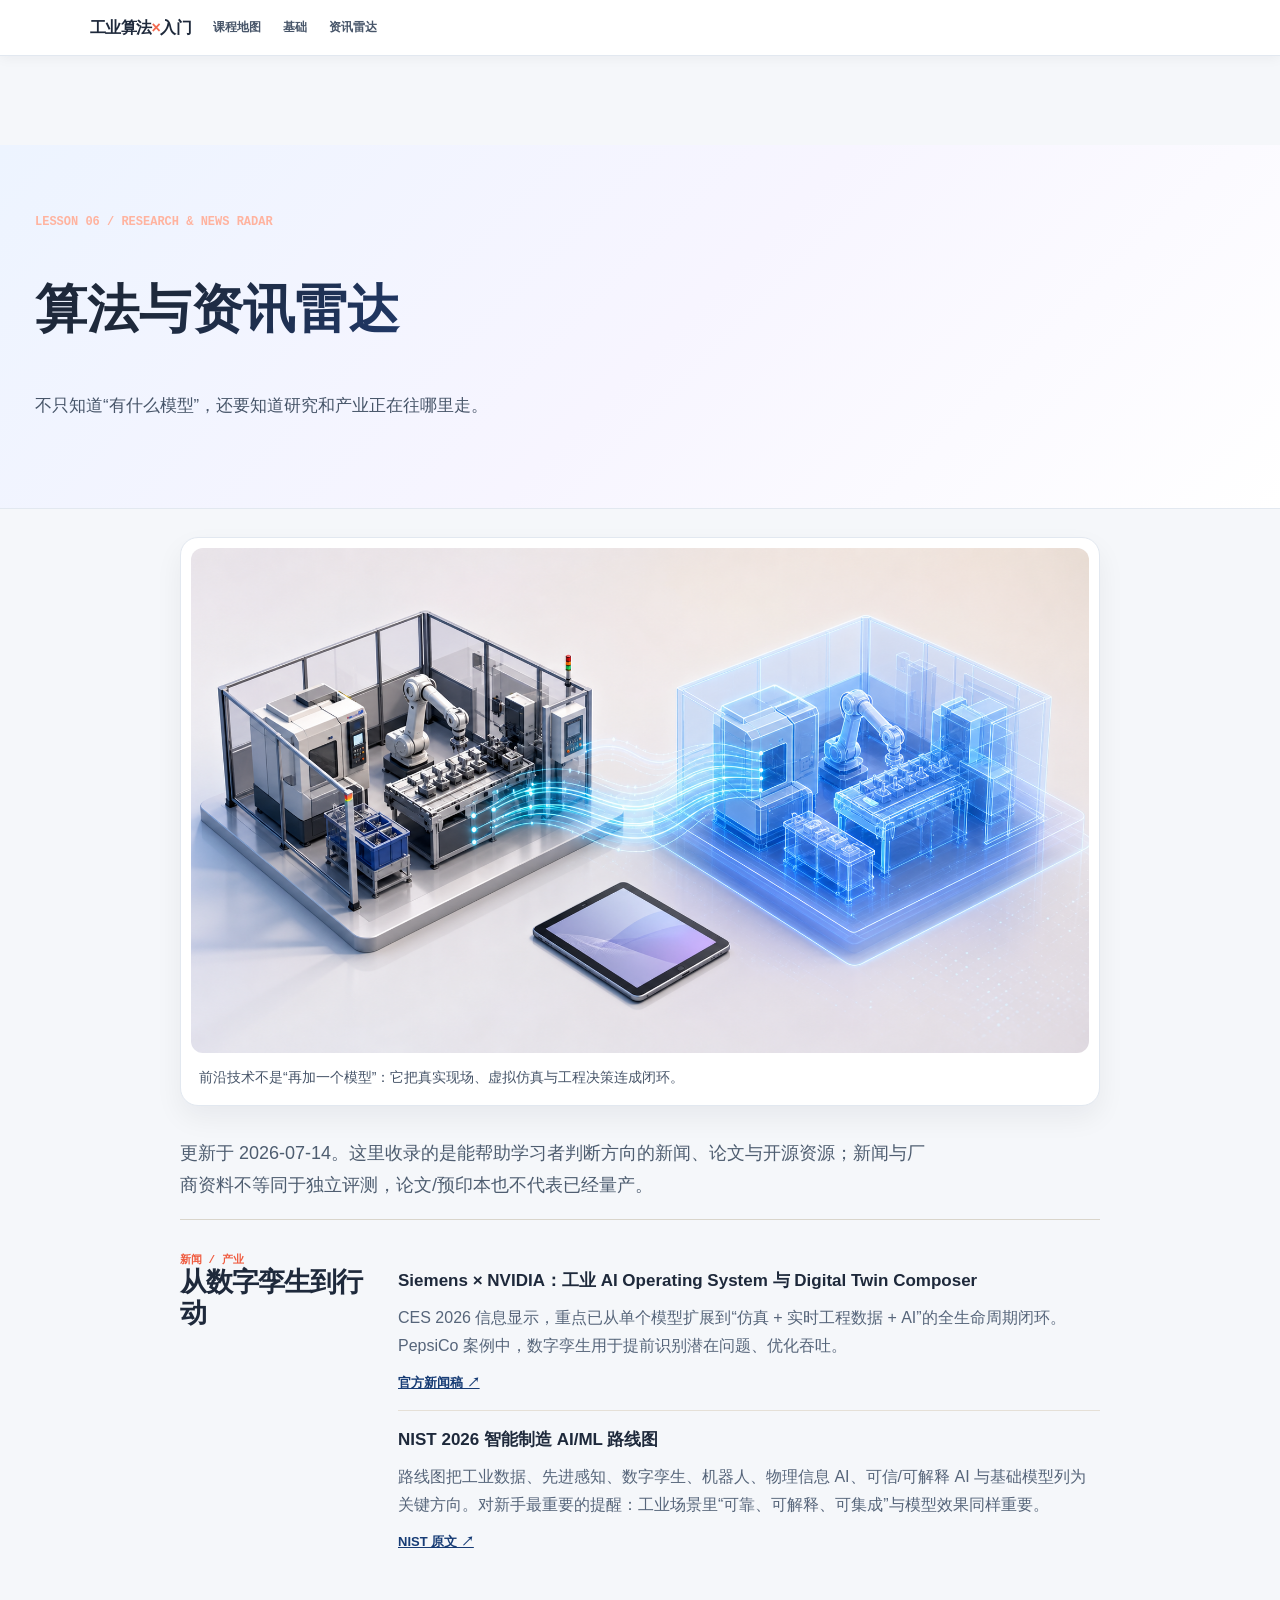
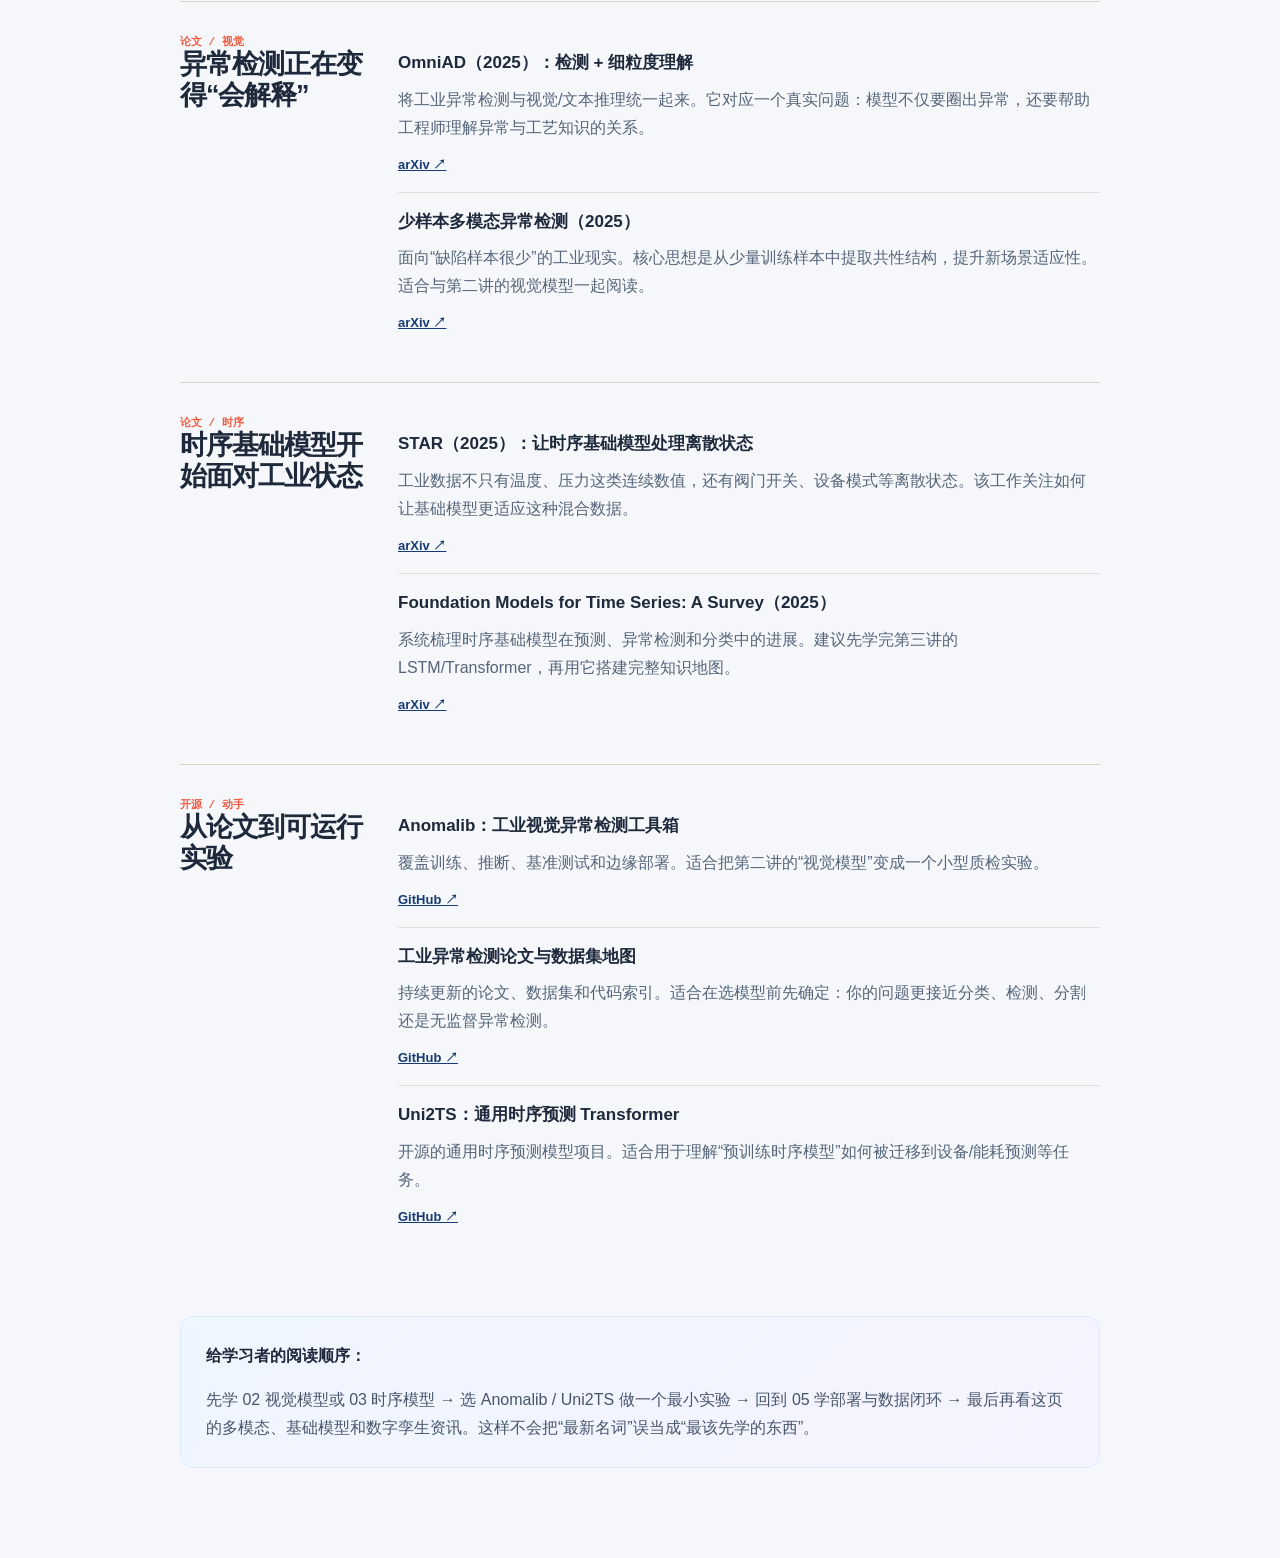
<file: base_infos/工业算法入门/06_算法与资讯雷达.html>
<!doctype html><html lang="zh-CN"><head><meta charset="utf-8"><meta name="viewport" content="width=device-width,initial-scale=1"><title>算法与资讯雷达｜工业 AI 第六讲</title><link rel="stylesheet" href="course-ui.css"><style>body{margin:0;font:16px/1.75 Arial,"PingFang SC",sans-serif}.page{max-width:1040px;margin:auto;padding:90px 25px}.hero{padding:70px 35px!important}.hero h1{font-size:52px!important}.ey{font:700 12px monospace;color:#ef5b3f}.intro{font-size:18px;color:#4e5d70;max-width:750px}.row{display:grid;grid-template-columns:190px 1fr;gap:28px;padding:32px 0;border-top:1px solid #d9d5cb}.row h2{font-size:27px;line-height:1.15;margin:0;letter-spacing:-.04em}.row p{margin:8px 0;color:#56657a}.tag{font:700 11px monospace;color:#ef5b3f}.item{padding:14px 0;border-top:1px solid #e5e0d7}.item:first-child{border-top:0}.item b{font-size:17px}.item a{color:#173c75;font-weight:800;font-size:13px}.note{background:#173c75;color:white;padding:25px;margin-top:40px}.note p{color:#d3e1ef;margin-bottom:0}@media(max-width:700px){.page{padding:75px 18px}.row{grid-template-columns:1fr;gap:12px}.hero h1{font-size:40px!important}}</style></head><body><nav class="course-nav"><div class="brand">工业算法<i>×</i>入门</div><a href="index.html">课程地图</a><a href="01_从零看懂神经网络.html">基础</a><a href="06_算法与资讯雷达.html">资讯雷达</a></nav><main class="page"><header class="hero"><div class="ey" style="color:#ffb39f">LESSON 06 / RESEARCH & NEWS RADAR</div><h1>算法与资讯雷达</h1><p>不只知道“有什么模型”，还要知道研究和产业正在往哪里走。</p></header><figure class="concept-visual"><img src="visuals/digital-twin.png" alt="数字孪生场景：真实产线通过数据流连接到一个虚拟镜像产线"><figcaption>前沿技术不是“再加一个模型”：它把真实现场、虚拟仿真与工程决策连成闭环。</figcaption></figure><p class="intro">更新于 2026-07-14。这里收录的是能帮助学习者判断方向的新闻、论文与开源资源；新闻与厂商资料不等同于独立评测，论文/预印本也不代表已经量产。</p><section class="row"><div><div class="tag">新闻 / 产业</div><h2>从数字孪生到行动</h2></div><div><article class="item"><b>Siemens × NVIDIA：工业 AI Operating System 与 Digital Twin Composer</b><p>CES 2026 信息显示，重点已从单个模型扩展到“仿真 + 实时工程数据 + AI”的全生命周期闭环。PepsiCo 案例中，数字孪生用于提前识别潜在问题、优化吞吐。</p><a href="https://news.siemens.com/en-us/siemens-unveils-technologies-to-accelerate-the-industrial-ai-revolution-at-ces-2026/" target="_blank">官方新闻稿 ↗</a></article><article class="item"><b>NIST 2026 智能制造 AI/ML 路线图</b><p>路线图把工业数据、先进感知、数字孪生、机器人、物理信息 AI、可信/可解释 AI 与基础模型列为关键方向。对新手最重要的提醒：工业场景里“可靠、可解释、可集成”与模型效果同样重要。</p><a href="https://www.nist.gov/publications/2026-roadmap-artificial-intelligence-and-machine-learning-smart-manufacturing" target="_blank">NIST 原文 ↗</a></article></div></section><section class="row"><div><div class="tag">论文 / 视觉</div><h2>异常检测正在变得“会解释”</h2></div><div><article class="item"><b>OmniAD（2025）：检测 + 细粒度理解</b><p>将工业异常检测与视觉/文本推理统一起来。它对应一个真实问题：模型不仅要圈出异常，还要帮助工程师理解异常与工艺知识的关系。</p><a href="https://arxiv.org/abs/2505.22039" target="_blank">arXiv ↗</a></article><article class="item"><b>少样本多模态异常检测（2025）</b><p>面向“缺陷样本很少”的工业现实。核心思想是从少量训练样本中提取共性结构，提升新场景适应性。适合与第二讲的视觉模型一起阅读。</p><a href="https://arxiv.org/abs/2511.05966" target="_blank">arXiv ↗</a></article></div></section><section class="row"><div><div class="tag">论文 / 时序</div><h2>时序基础模型开始面对工业状态</h2></div><div><article class="item"><b>STAR（2025）：让时序基础模型处理离散状态</b><p>工业数据不只有温度、压力这类连续数值，还有阀门开关、设备模式等离散状态。该工作关注如何让基础模型更适应这种混合数据。</p><a href="https://arxiv.org/abs/2510.16014" target="_blank">arXiv ↗</a></article><article class="item"><b>Foundation Models for Time Series: A Survey（2025）</b><p>系统梳理时序基础模型在预测、异常检测和分类中的进展。建议先学完第三讲的 LSTM/Transformer，再用它搭建完整知识地图。</p><a href="https://arxiv.org/abs/2504.04011" target="_blank">arXiv ↗</a></article></div></section><section class="row"><div><div class="tag">开源 / 动手</div><h2>从论文到可运行实验</h2></div><div><article class="item"><b>Anomalib：工业视觉异常检测工具箱</b><p>覆盖训练、推断、基准测试和边缘部署。适合把第二讲的“视觉模型”变成一个小型质检实验。</p><a href="https://github.com/open-edge-platform/anomalib" target="_blank">GitHub ↗</a></article><article class="item"><b>工业异常检测论文与数据集地图</b><p>持续更新的论文、数据集和代码索引。适合在选模型前先确定：你的问题更接近分类、检测、分割还是无监督异常检测。</p><a href="https://github.com/M-3LAB/awesome-industrial-anomaly-detection" target="_blank">GitHub ↗</a></article><article class="item"><b>Uni2TS：通用时序预测 Transformer</b><p>开源的通用时序预测模型项目。适合用于理解“预训练时序模型”如何被迁移到设备/能耗预测等任务。</p><a href="https://github.com/SalesforceAIResearch/uni2ts" target="_blank">GitHub ↗</a></article></div></section><aside class="note"><b>给学习者的阅读顺序：</b><p>先学 02 视觉模型或 03 时序模型 → 选 Anomalib / Uni2TS 做一个最小实验 → 回到 05 学部署与数据闭环 → 最后再看这页的多模态、基础模型和数字孪生资讯。这样不会把“最新名词”误当成“最该先学的东西”。</p></aside></main></body></html>
</file>
<file: base_infos/工业算法入门/course-ui.css>
:root{--course-ink:#16233b;--course-paper:#f7f5ef;--course-red:#ef5b3f;--course-blue:#173c75;--course-line:#d9d5cb}body{background:var(--course-paper)!important;color:var(--course-ink)!important;padding-top:55px}.course-nav{height:55px;position:fixed;z-index:99;top:0;left:0;right:0;background:#14233c;color:white;display:flex;align-items:center;padding:0 calc((100% - 1100px)/2);gap:22px;box-shadow:0 4px 18px #0d1a2a25}.course-nav .brand{font-weight:900;letter-spacing:-.04em;white-space:nowrap}.course-nav .brand i{color:#ff9679;font-style:normal}.course-nav a{font-size:12px;color:#c5d5e7;text-decoration:none;white-space:nowrap}.course-nav a:hover{color:#fff}.hero{margin-left:calc(50% - 50vw);margin-right:calc(50% - 50vw);padding-left:calc(50vw - 50%);padding-right:calc(50vw - 50%);background:linear-gradient(120deg,#142b4c,#285390)!important;color:white!important;border-bottom:6px solid var(--course-red)!important}.hero h1{-webkit-text-fill-color:white!important;background:none!important}.hero .subtitle,.hero .meta{color:#d5e1ee!important}.hero .series-tag{color:#ffd0c5!important;background:#ffffff18!important;border-color:#ffffff50!important}.page{max-width:920px!important}.section{padding:65px 0!important}.section:nth-child(even){background:transparent!important}.badge{border-radius:0!important;background:var(--course-red)!important;color:#fff!important;box-shadow:none!important}.section-header h2{font-size:1.7rem!important}.card,.scenario-card,.model-card{border-radius:0!important}.nav-footer{border-top:1px solid var(--course-line)!important}@media(max-width:760px){.course-nav{padding:0 15px;gap:13px;overflow:auto}.course-nav a{font-size:11px}.page{padding-left:18px!important;padding-right:18px!important}}

/* 与 ai-agent-courseware 同构：桌面端固定课程侧栏，移动端回退为顶部栏 */
@media(min-width:900px){body.has-course-sidebar{padding-top:0}.has-course-sidebar .course-nav{display:none}.course-sidebar{display:block;position:fixed;z-index:100;left:0;top:0;bottom:0;width:280px;overflow-y:auto;background:#fff;border-right:1px solid #e2e8f0}.course-side-head{padding:20px;border-bottom:1px solid #e2e8f0}.course-side-head .day{display:inline-block;background:linear-gradient(135deg,#4a9eff,#a78bfa);color:#fff;border-radius:12px;padding:4px 12px;font:700 11px monospace;letter-spacing:1px}.course-side-head h2{font-size:15px;margin:10px 0 4px}.course-side-head p{font-size:11px;color:#94a3b8;margin:0}.course-side-group{padding:12px 0}.course-side-title{padding:8px 20px;font:700 11px monospace;letter-spacing:1px;color:#94a3b8}.course-side-link{display:block;padding:8px 20px 8px 32px;border-left:3px solid transparent;text-decoration:none;color:#475569;font-size:13px}.course-side-link:hover,.course-side-link.active{color:#2563eb;background:#eff6ff;border-left-color:#2563eb;font-weight:700}.has-course-sidebar .page{margin-left:280px;max-width:1040px!important;padding:0 36px 80px!important}.has-course-sidebar .hero{margin-left:calc(50% - 50vw + 140px);margin-right:calc(50% - 50vw);padding-left:calc(50vw - 140px - 50%);padding-right:calc(50vw - 50%)}.has-course-sidebar .section{scroll-margin-top:20px}}
@media(max-width:899px){.course-sidebar{display:none}}

/* 课程工作台主题：沿用 ai-agent-courseware 的灰白画布、蓝紫状态色和轻量卡片层级 */
:root{--course-canvas:#f5f7fa;--course-surface:#fff;--course-soft:#eef2f7;--course-line:#e2e8f0;--course-text:#1e293b;--course-muted:#64748b;--course-blue:#4a9eff;--course-violet:#a78bfa;--course-sky:#dbeafe}
body{background:var(--course-canvas)!important;color:var(--course-text)!important}
.hero{background:linear-gradient(135deg,#edf4ff 0%,#f7f5ff 52%,#fff 100%)!important;color:var(--course-text)!important;border-bottom:1px solid var(--course-line)!important}
.hero h1{background:linear-gradient(135deg,#1e293b 12%,#2563eb 100%)!important;-webkit-background-clip:text!important;-webkit-text-fill-color:transparent!important;background-clip:text!important}
.hero .subtitle,.hero .meta{color:var(--course-muted)!important}.hero .series-tag{color:#2563eb!important;background:#eff6ff!important;border-color:#bfdbfe!important}
.badge{background:linear-gradient(135deg,var(--course-blue),var(--course-violet))!important;color:#fff!important;box-shadow:0 5px 18px rgba(74,158,255,.2)!important}
.card,.scenario-card,.model-card{background:var(--course-surface)!important;border-color:var(--course-line)!important;border-radius:12px!important;box-shadow:0 1px 2px rgba(15,23,42,.02)}
.section-header h2{color:var(--course-text)!important}.section:nth-child(even){background:transparent!important}

/* 深色版本遗留的浅蓝文字，改为符合 WCAG 可读性的提示卡片 */
.callout{background:#eff6ff!important;border-left-color:#3b82f6!important;border-radius:0 12px 12px 0!important}
.callout .callout-label{color:#1d4ed8!important}
.callout p,.callout p:last-child{color:#334155!important}
.callout p strong{color:#0f3f86!important}
.callout code{color:#1d4ed8!important;background:#dbeafe!important;border-color:#bfdbfe!important}
.strong{color:#a16207!important}

/* 重绘技术图：独立矢量资源、统一留白和响应式缩放，旧内嵌草图不再参与布局 */
.diagram--redraw>svg{display:none!important}.diagram--redraw>img{display:block;width:100%;height:auto;max-width:920px;margin:0 auto;border-radius:16px}.diagram--redraw{padding:14px!important;background:#f8fafc!important;border-color:#dbe3ee!important}.diagram--redraw .caption{margin-top:14px!important;color:#475569!important;font-weight:600}
/* 其余图解也使用同一画布：禁止压缩变形，保留窄屏横向阅读空间 */
.diagram>svg,.svg-wrap>svg{display:block;max-width:100%;height:auto;margin-inline:auto}.diagram,.svg-wrap{background:linear-gradient(145deg,#f8fafc,#f1f5f9)!important;border:1px solid #dbe3ee!important;border-radius:16px!important;overflow-x:auto}.diagram .caption,.svg-wrap .caption{color:#475569!important;line-height:1.7}
/* GPT 生成的场景插画：只负责帮助建立直觉，技术术语仍由紧随其后的矢量图准确表达 */
.concept-visual{margin:28px 0 32px;padding:10px;background:#fff;border:1px solid #e2e8f0;border-radius:18px;box-shadow:0 12px 28px rgba(15,23,42,.06);overflow:hidden}.concept-visual img{display:block;width:100%;height:auto;border-radius:12px;aspect-ratio:16/9;object-fit:cover}.concept-visual figcaption{padding:13px 8px 5px;color:#475569;font-size:14px;line-height:1.7}

/* 首页与移动端顶部栏：不再保留深色导航和低对比的说明文字 */
.course-nav{background:rgba(255,255,255,.94)!important;color:var(--course-text)!important;border-bottom:1px solid var(--course-line);box-shadow:0 2px 12px rgba(15,23,42,.05)!important;backdrop-filter:blur(12px)}
.course-nav .brand{color:#1e293b}.course-nav .brand i{color:#f26a4f}.course-nav a{color:#475569!important;font-weight:600}.course-nav a:hover{color:#2563eb!important}
.hero p{color:#475569!important;font-size:1.05rem;line-height:1.9}.hero .label{color:#c2410c!important}.hero .meta{color:#64748b!important}
.note{background:linear-gradient(135deg,#eff6ff,#f5f3ff)!important;color:#1e293b!important;border:1px solid #dbeafe;border-radius:14px}.note h2{color:#1e293b!important}.note p{color:#475569!important}
.path{border-top-color:#e2e8f0!important}.stage{border-bottom-color:#e2e8f0!important}.stage p,.card p{color:#475569!important}.stage a,.card a{color:#1d4ed8!important}.grid{background:#e2e8f0!important}.card{background:#fff!important}
body > header.hero{padding-top:78px!important;padding-bottom:62px!important}body > header.hero h1{font-size:clamp(42px,5vw,68px)!important;letter-spacing:-.065em!important;line-height:1.08!important}

/* 图解中原先用于深色背景的浅色文字，统一改成浅底可读的深色语义色 */
svg text[fill="#93c5fd"]{fill:#1d4ed8!important}
svg text[fill="#c4b5fd"]{fill:#6d28d9!important}
svg text[fill="#a78bfa"]{fill:#6d28d9!important}
svg text[fill="#fca5a5"]{fill:#b91c1c!important}
svg text[fill="#6ee7b7"]{fill:#047857!important}
svg text[fill="#9ca3af"]{fill:#64748b!important}
svg text[fill="#f59e0b"],svg text[fill="#d97706"]{fill:#a16207!important}
svg text[fill="#10b981"],svg text[fill="#059669"]{fill:#047857!important}
[style*="color:#a78bfa"],[style*="color:#c4b5fd"]{color:#6d28d9!important}
[style*="color:#fca5a5"],[style*="color:#f87171"]{color:#b91c1c!important}
[style*="color:#60a5fa"],[style*="color:#93c5fd"]{color:#1d4ed8!important}

@media(min-width:900px){
  .course-sidebar{background:var(--course-surface);border-right:1px solid var(--course-line);color:var(--course-text);box-shadow:8px 0 28px rgba(15,23,42,.025)}
  .course-side-head{padding:22px 20px 18px;border-bottom:1px solid var(--course-line);background:linear-gradient(180deg,#fff 0%,#fbfcfe 100%)}
  .course-side-head .day{background:linear-gradient(135deg,var(--course-blue),var(--course-violet));box-shadow:0 5px 14px rgba(74,158,255,.2);border-radius:10px;padding:5px 11px}
  .course-side-head h2{color:var(--course-text);letter-spacing:-.02em;font-size:15px}
  .course-side-head p{color:#94a3b8}
  .course-side-title{color:#94a3b8;font:700 10px system-ui,-apple-system,sans-serif;letter-spacing:1.15px}
  .course-side-group{padding:12px 0 8px}
  .course-side-link{margin:2px 10px;padding:9px 12px 9px 16px;border-left:0;border-radius:8px;color:#475569;font-size:13px;transition:background .18s,color .18s,transform .18s}
  .course-side-link:hover{color:#2563eb;background:#f1f6ff;border-left:0;transform:translateX(2px)}
  .course-side-link.active{color:#2563eb;background:#eaf3ff;border-left:0;font-weight:700;box-shadow:inset 3px 0 0 #4a9eff}
  .has-course-sidebar .page{background:transparent;box-shadow:none}
  .has-course-sidebar .hero{background:linear-gradient(135deg,#edf4ff 0%,#f7f5ff 52%,#fff 100%)!important;border-bottom:1px solid var(--course-line)!important}
}
</file>
